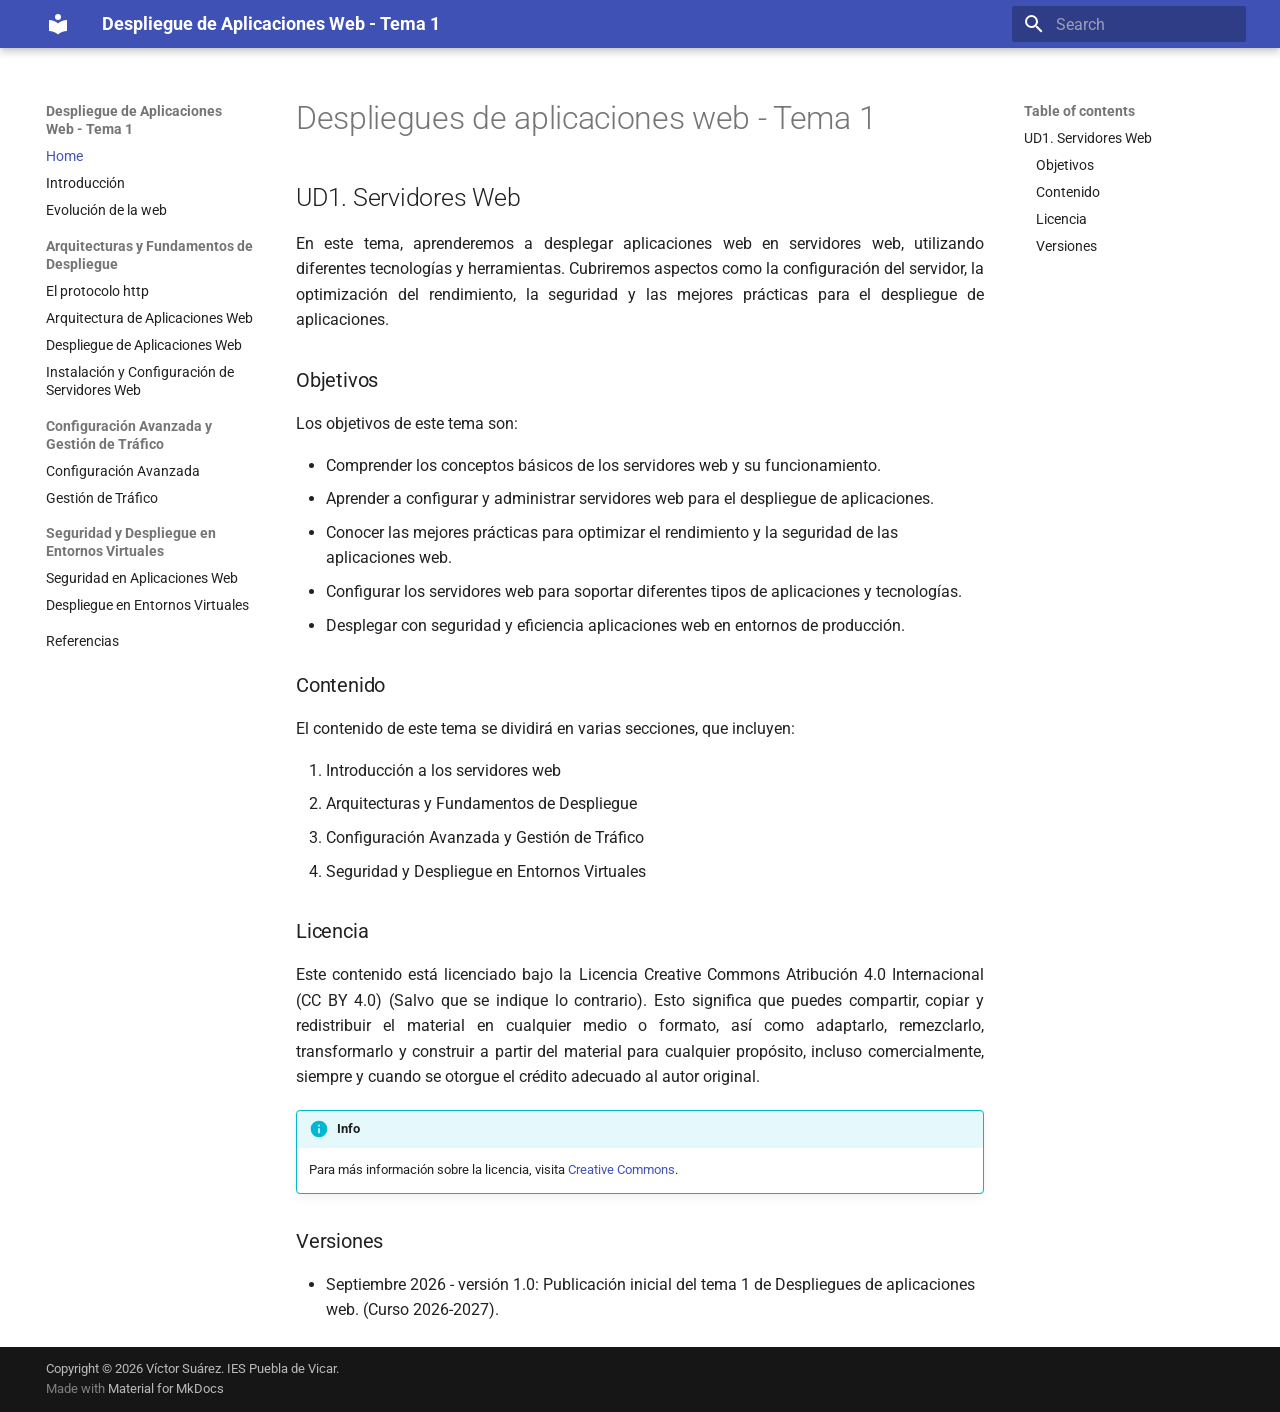
<file: index.html>
<!doctype html>
<html lang="en" class="no-js">
  <head>
    
      <meta charset="utf-8">
      <meta name="viewport" content="width=device-width,initial-scale=1">
      
      
      
        <link rel="canonical" href="https://DaWebPuebla.github.io/tema1/">
      
      
      
        <link rel="next" href="introduccion/">
      
      
        
      
      
      <link rel="icon" href="assets/images/favicon.png">
      <meta name="generator" content="mkdocs-1.6.1, mkdocs-material-9.7.7">
    
    
      
        <title>Despliegue de Aplicaciones Web - Tema 1</title>
      
    
    
      <link rel="stylesheet" href="assets/stylesheets/main.ec1eaa64.min.css">
      
      


    
    
      
    
    
      
        
        
        <link rel="preconnect" href="https://fonts.gstatic.com" crossorigin>
        <link rel="stylesheet" href="https://fonts.googleapis.com/css?family=Roboto:300,300i,400,400i,700,700i%7CRoboto+Mono:400,400i,700,700i&display=fallback">
        <style>:root{--md-text-font:"Roboto";--md-code-font:"Roboto Mono"}</style>
      
    
    
      <link rel="stylesheet" href="css/styles.css">
    
    <script>__md_scope=new URL(".",location),__md_hash=e=>[...e].reduce(((e,_)=>(e<<5)-e+_.charCodeAt(0)),0),__md_get=(e,_=localStorage,t=__md_scope)=>JSON.parse(_.getItem(t.pathname+"."+e)),__md_set=(e,_,t=localStorage,a=__md_scope)=>{try{t.setItem(a.pathname+"."+e,JSON.stringify(_))}catch(e){}}</script>
    
      

    
    
  </head>
  
  
    <body dir="ltr">
  
    
    <input class="md-toggle" data-md-toggle="drawer" type="checkbox" id="__drawer" autocomplete="off">
    <input class="md-toggle" data-md-toggle="search" type="checkbox" id="__search" autocomplete="off">
    <label class="md-overlay" for="__drawer"></label>
    <div data-md-component="skip">
      
        
        <a href="#despliegues-de-aplicaciones-web-tema-1" class="md-skip">
          Skip to content
        </a>
      
    </div>
    <div data-md-component="announce">
      
    </div>
    
    
      

  

<header class="md-header md-header--shadow" data-md-component="header">
  <nav class="md-header__inner md-grid" aria-label="Header">
    <a href="." title="Despliegue de Aplicaciones Web - Tema 1" class="md-header__button md-logo" aria-label="Despliegue de Aplicaciones Web - Tema 1" data-md-component="logo">
      
  
  <svg xmlns="http://www.w3.org/2000/svg" viewBox="0 0 24 24"><path d="M12 8a3 3 0 0 0 3-3 3 3 0 0 0-3-3 3 3 0 0 0-3 3 3 3 0 0 0 3 3m0 3.54C9.64 9.35 6.5 8 3 8v11c3.5 0 6.64 1.35 9 3.54 2.36-2.19 5.5-3.54 9-3.54V8c-3.5 0-6.64 1.35-9 3.54"/></svg>

    </a>
    <label class="md-header__button md-icon" for="__drawer">
      
      <svg xmlns="http://www.w3.org/2000/svg" viewBox="0 0 24 24"><path d="M3 6h18v2H3zm0 5h18v2H3zm0 5h18v2H3z"/></svg>
    </label>
    <div class="md-header__title" data-md-component="header-title">
      <div class="md-header__ellipsis">
        <div class="md-header__topic">
          <span class="md-ellipsis">
            Despliegue de Aplicaciones Web - Tema 1
          </span>
        </div>
        <div class="md-header__topic" data-md-component="header-topic">
          <span class="md-ellipsis">
            
              Home
            
          </span>
        </div>
      </div>
    </div>
    
    
      <script>var palette=__md_get("__palette");if(palette&&palette.color){if("(prefers-color-scheme)"===palette.color.media){var media=matchMedia("(prefers-color-scheme: light)"),input=document.querySelector(media.matches?"[data-md-color-media='(prefers-color-scheme: light)']":"[data-md-color-media='(prefers-color-scheme: dark)']");palette.color.media=input.getAttribute("data-md-color-media"),palette.color.scheme=input.getAttribute("data-md-color-scheme"),palette.color.primary=input.getAttribute("data-md-color-primary"),palette.color.accent=input.getAttribute("data-md-color-accent")}for(var[key,value]of Object.entries(palette.color))document.body.setAttribute("data-md-color-"+key,value)}</script>
    
    
    
      
      
        <label class="md-header__button md-icon" for="__search">
          
          <svg xmlns="http://www.w3.org/2000/svg" viewBox="0 0 24 24"><path d="M9.5 3A6.5 6.5 0 0 1 16 9.5c0 1.61-.59 3.09-1.56 4.23l.27.27h.79l5 5-1.5 1.5-5-5v-.79l-.27-.27A6.52 6.52 0 0 1 9.5 16 6.5 6.5 0 0 1 3 9.5 6.5 6.5 0 0 1 9.5 3m0 2C7 5 5 7 5 9.5S7 14 9.5 14 14 12 14 9.5 12 5 9.5 5"/></svg>
        </label>
        <div class="md-search" data-md-component="search" role="dialog">
  <label class="md-search__overlay" for="__search"></label>
  <div class="md-search__inner" role="search">
    <form class="md-search__form" name="search">
      <input type="text" class="md-search__input" name="query" aria-label="Search" placeholder="Search" autocapitalize="off" autocorrect="off" autocomplete="off" spellcheck="false" data-md-component="search-query" required>
      <label class="md-search__icon md-icon" for="__search">
        
        <svg xmlns="http://www.w3.org/2000/svg" viewBox="0 0 24 24"><path d="M9.5 3A6.5 6.5 0 0 1 16 9.5c0 1.61-.59 3.09-1.56 4.23l.27.27h.79l5 5-1.5 1.5-5-5v-.79l-.27-.27A6.52 6.52 0 0 1 9.5 16 6.5 6.5 0 0 1 3 9.5 6.5 6.5 0 0 1 9.5 3m0 2C7 5 5 7 5 9.5S7 14 9.5 14 14 12 14 9.5 12 5 9.5 5"/></svg>
        
        <svg xmlns="http://www.w3.org/2000/svg" viewBox="0 0 24 24"><path d="M20 11v2H8l5.5 5.5-1.42 1.42L4.16 12l7.92-7.92L13.5 5.5 8 11z"/></svg>
      </label>
      <nav class="md-search__options" aria-label="Search">
        
        <button type="reset" class="md-search__icon md-icon" title="Clear" aria-label="Clear" tabindex="-1">
          
          <svg xmlns="http://www.w3.org/2000/svg" viewBox="0 0 24 24"><path d="M19 6.41 17.59 5 12 10.59 6.41 5 5 6.41 10.59 12 5 17.59 6.41 19 12 13.41 17.59 19 19 17.59 13.41 12z"/></svg>
        </button>
      </nav>
      
    </form>
    <div class="md-search__output">
      <div class="md-search__scrollwrap" tabindex="0" data-md-scrollfix>
        <div class="md-search-result" data-md-component="search-result">
          <div class="md-search-result__meta">
            Initializing search
          </div>
          <ol class="md-search-result__list" role="presentation"></ol>
        </div>
      </div>
    </div>
  </div>
</div>
      
    
    
  </nav>
  
</header>
    
    <div class="md-container" data-md-component="container">
      
      
        
          
        
      
      <main class="md-main" data-md-component="main">
        <div class="md-main__inner md-grid">
          
            
              
              <div class="md-sidebar md-sidebar--primary" data-md-component="sidebar" data-md-type="navigation" >
                <div class="md-sidebar__scrollwrap">
                  <div class="md-sidebar__inner">
                    



<nav class="md-nav md-nav--primary" aria-label="Navigation" data-md-level="0">
  <label class="md-nav__title" for="__drawer">
    <a href="." title="Despliegue de Aplicaciones Web - Tema 1" class="md-nav__button md-logo" aria-label="Despliegue de Aplicaciones Web - Tema 1" data-md-component="logo">
      
  
  <svg xmlns="http://www.w3.org/2000/svg" viewBox="0 0 24 24"><path d="M12 8a3 3 0 0 0 3-3 3 3 0 0 0-3-3 3 3 0 0 0-3 3 3 3 0 0 0 3 3m0 3.54C9.64 9.35 6.5 8 3 8v11c3.5 0 6.64 1.35 9 3.54 2.36-2.19 5.5-3.54 9-3.54V8c-3.5 0-6.64 1.35-9 3.54"/></svg>

    </a>
    Despliegue de Aplicaciones Web - Tema 1
  </label>
  
  <ul class="md-nav__list" data-md-scrollfix>
    
      
      
  
  
    
  
  
  
    <li class="md-nav__item md-nav__item--active">
      
      <input class="md-nav__toggle md-toggle" type="checkbox" id="__toc">
      
      
        
      
      
        <label class="md-nav__link md-nav__link--active" for="__toc">
          
  
  
  <span class="md-ellipsis">
    
  
    Home
  

    
  </span>
  
  

          <span class="md-nav__icon md-icon"></span>
        </label>
      
      <a href="." class="md-nav__link md-nav__link--active">
        
  
  
  <span class="md-ellipsis">
    
  
    Home
  

    
  </span>
  
  

      </a>
      
        

<nav class="md-nav md-nav--secondary" aria-label="Table of contents">
  
  
  
    
  
  
    <label class="md-nav__title" for="__toc">
      <span class="md-nav__icon md-icon"></span>
      Table of contents
    </label>
    <ul class="md-nav__list" data-md-component="toc" data-md-scrollfix>
      
        <li class="md-nav__item">
  <a href="#ud1-servidores-web" class="md-nav__link">
    <span class="md-ellipsis">
      
        UD1. Servidores Web
      
    </span>
  </a>
  
    <nav class="md-nav" aria-label="UD1. Servidores Web">
      <ul class="md-nav__list">
        
          <li class="md-nav__item">
  <a href="#objetivos" class="md-nav__link">
    <span class="md-ellipsis">
      
        Objetivos
      
    </span>
  </a>
  
</li>
        
          <li class="md-nav__item">
  <a href="#contenido" class="md-nav__link">
    <span class="md-ellipsis">
      
        Contenido
      
    </span>
  </a>
  
</li>
        
          <li class="md-nav__item">
  <a href="#licencia" class="md-nav__link">
    <span class="md-ellipsis">
      
        Licencia
      
    </span>
  </a>
  
</li>
        
          <li class="md-nav__item">
  <a href="#versiones" class="md-nav__link">
    <span class="md-ellipsis">
      
        Versiones
      
    </span>
  </a>
  
</li>
        
      </ul>
    </nav>
  
</li>
      
    </ul>
  
</nav>
      
    </li>
  

    
      
      
  
  
  
  
    <li class="md-nav__item">
      <a href="introduccion/" class="md-nav__link">
        
  
  
  <span class="md-ellipsis">
    
  
    Introducción
  

    
  </span>
  
  

      </a>
    </li>
  

    
      
      
  
  
  
  
    <li class="md-nav__item">
      <a href="evolucion_web/" class="md-nav__link">
        
  
  
  <span class="md-ellipsis">
    
  
    Evolución de la web
  

    
  </span>
  
  

      </a>
    </li>
  

    
      
      
  
  
  
  
    
    
    
    
      
        
        
      
    
    
    <li class="md-nav__item md-nav__item--section md-nav__item--nested">
      
        
        
        <input class="md-nav__toggle md-toggle " type="checkbox" id="__nav_4" >
        
          
          <label class="md-nav__link" for="__nav_4" id="__nav_4_label" tabindex="">
            
  
  
  <span class="md-ellipsis">
    
  
    Arquitecturas y Fundamentos de Despliegue
  

    
  </span>
  
  

            <span class="md-nav__icon md-icon"></span>
          </label>
        
        <nav class="md-nav" data-md-level="1" aria-labelledby="__nav_4_label" aria-expanded="false">
          <label class="md-nav__title" for="__nav_4">
            <span class="md-nav__icon md-icon"></span>
            
  
    Arquitecturas y Fundamentos de Despliegue
  

          </label>
          <ul class="md-nav__list" data-md-scrollfix>
            
              
                
  
  
  
  
    <li class="md-nav__item">
      <a href="protocolo_http/" class="md-nav__link">
        
  
  
  <span class="md-ellipsis">
    
  
    El protocolo http
  

    
  </span>
  
  

      </a>
    </li>
  

              
            
              
                
  
  
  
  
    <li class="md-nav__item">
      <a href="arquitectura_aplicaciones_web/" class="md-nav__link">
        
  
  
  <span class="md-ellipsis">
    
  
    Arquitectura de Aplicaciones Web
  

    
  </span>
  
  

      </a>
    </li>
  

              
            
              
                
  
  
  
  
    <li class="md-nav__item">
      <a href="despliegue_aplicaciones_web/" class="md-nav__link">
        
  
  
  <span class="md-ellipsis">
    
  
    Despliegue de Aplicaciones Web
  

    
  </span>
  
  

      </a>
    </li>
  

              
            
              
                
  
  
  
  
    <li class="md-nav__item">
      <a href="configuracion_servidores_web/" class="md-nav__link">
        
  
  
  <span class="md-ellipsis">
    
  
    Instalación y Configuración de Servidores Web
  

    
  </span>
  
  

      </a>
    </li>
  

              
            
          </ul>
        </nav>
      
    </li>
  

    
      
      
  
  
  
  
    
    
    
    
      
        
        
      
    
    
    <li class="md-nav__item md-nav__item--section md-nav__item--nested">
      
        
        
        <input class="md-nav__toggle md-toggle " type="checkbox" id="__nav_5" >
        
          
          <label class="md-nav__link" for="__nav_5" id="__nav_5_label" tabindex="">
            
  
  
  <span class="md-ellipsis">
    
  
    Configuración Avanzada y Gestión de Tráfico
  

    
  </span>
  
  

            <span class="md-nav__icon md-icon"></span>
          </label>
        
        <nav class="md-nav" data-md-level="1" aria-labelledby="__nav_5_label" aria-expanded="false">
          <label class="md-nav__title" for="__nav_5">
            <span class="md-nav__icon md-icon"></span>
            
  
    Configuración Avanzada y Gestión de Tráfico
  

          </label>
          <ul class="md-nav__list" data-md-scrollfix>
            
              
                
  
  
  
  
    <li class="md-nav__item">
      <a href="configuracion_avanzada/" class="md-nav__link">
        
  
  
  <span class="md-ellipsis">
    
  
    Configuración Avanzada
  

    
  </span>
  
  

      </a>
    </li>
  

              
            
              
                
  
  
  
  
    <li class="md-nav__item">
      <a href="gestion_trafico/" class="md-nav__link">
        
  
  
  <span class="md-ellipsis">
    
  
    Gestión de Tráfico
  

    
  </span>
  
  

      </a>
    </li>
  

              
            
          </ul>
        </nav>
      
    </li>
  

    
      
      
  
  
  
  
    
    
    
    
      
        
        
      
    
    
    <li class="md-nav__item md-nav__item--section md-nav__item--nested">
      
        
        
        <input class="md-nav__toggle md-toggle " type="checkbox" id="__nav_6" >
        
          
          <label class="md-nav__link" for="__nav_6" id="__nav_6_label" tabindex="">
            
  
  
  <span class="md-ellipsis">
    
  
    Seguridad y Despliegue en Entornos Virtuales
  

    
  </span>
  
  

            <span class="md-nav__icon md-icon"></span>
          </label>
        
        <nav class="md-nav" data-md-level="1" aria-labelledby="__nav_6_label" aria-expanded="false">
          <label class="md-nav__title" for="__nav_6">
            <span class="md-nav__icon md-icon"></span>
            
  
    Seguridad y Despliegue en Entornos Virtuales
  

          </label>
          <ul class="md-nav__list" data-md-scrollfix>
            
              
                
  
  
  
  
    <li class="md-nav__item">
      <a href="seguridad_aplicaciones_web/" class="md-nav__link">
        
  
  
  <span class="md-ellipsis">
    
  
    Seguridad en Aplicaciones Web
  

    
  </span>
  
  

      </a>
    </li>
  

              
            
              
                
  
  
  
  
    <li class="md-nav__item">
      <a href="despliegue_entornos_virtuales/" class="md-nav__link">
        
  
  
  <span class="md-ellipsis">
    
  
    Despliegue en Entornos Virtuales
  

    
  </span>
  
  

      </a>
    </li>
  

              
            
          </ul>
        </nav>
      
    </li>
  

    
      
      
  
  
  
  
    <li class="md-nav__item">
      <a href="referencias/" class="md-nav__link">
        
  
  
  <span class="md-ellipsis">
    
  
    Referencias
  

    
  </span>
  
  

      </a>
    </li>
  

    
  </ul>
</nav>
                  </div>
                </div>
              </div>
            
            
              
              <div class="md-sidebar md-sidebar--secondary" data-md-component="sidebar" data-md-type="toc" >
                <div class="md-sidebar__scrollwrap">
                  <div class="md-sidebar__inner">
                    

<nav class="md-nav md-nav--secondary" aria-label="Table of contents">
  
  
  
    
  
  
    <label class="md-nav__title" for="__toc">
      <span class="md-nav__icon md-icon"></span>
      Table of contents
    </label>
    <ul class="md-nav__list" data-md-component="toc" data-md-scrollfix>
      
        <li class="md-nav__item">
  <a href="#ud1-servidores-web" class="md-nav__link">
    <span class="md-ellipsis">
      
        UD1. Servidores Web
      
    </span>
  </a>
  
    <nav class="md-nav" aria-label="UD1. Servidores Web">
      <ul class="md-nav__list">
        
          <li class="md-nav__item">
  <a href="#objetivos" class="md-nav__link">
    <span class="md-ellipsis">
      
        Objetivos
      
    </span>
  </a>
  
</li>
        
          <li class="md-nav__item">
  <a href="#contenido" class="md-nav__link">
    <span class="md-ellipsis">
      
        Contenido
      
    </span>
  </a>
  
</li>
        
          <li class="md-nav__item">
  <a href="#licencia" class="md-nav__link">
    <span class="md-ellipsis">
      
        Licencia
      
    </span>
  </a>
  
</li>
        
          <li class="md-nav__item">
  <a href="#versiones" class="md-nav__link">
    <span class="md-ellipsis">
      
        Versiones
      
    </span>
  </a>
  
</li>
        
      </ul>
    </nav>
  
</li>
      
    </ul>
  
</nav>
                  </div>
                </div>
              </div>
            
          
          
            <div class="md-content" data-md-component="content">
              
              <article class="md-content__inner md-typeset">
                
                  



<h1 id="despliegues-de-aplicaciones-web-tema-1">Despliegues de aplicaciones web - Tema 1</h1>
<h2 id="ud1-servidores-web">UD1. Servidores Web</h2>
<p>En este tema, aprenderemos a desplegar aplicaciones web en servidores web, utilizando diferentes tecnologías y herramientas. Cubriremos aspectos como la configuración del servidor, la optimización del rendimiento, la seguridad y las mejores prácticas para el despliegue de aplicaciones.</p>
<h3 id="objetivos">Objetivos</h3>
<p>Los objetivos de este tema son:</p>
<ul>
<li>Comprender los conceptos básicos de los servidores web y su funcionamiento.</li>
<li>Aprender a configurar y administrar servidores web para el despliegue de aplicaciones.</li>
<li>Conocer las mejores prácticas para optimizar el rendimiento y la seguridad de las aplicaciones web.</li>
<li>Configurar los servidores web para soportar diferentes tipos de aplicaciones y tecnologías.</li>
<li>Desplegar con seguridad y eficiencia aplicaciones web en entornos de producción.</li>
</ul>
<h3 id="contenido">Contenido</h3>
<p>El contenido de este tema se dividirá en varias secciones, que incluyen:</p>
<ol>
<li>Introducción a los servidores web</li>
<li>Arquitecturas y Fundamentos de Despliegue</li>
<li>Configuración Avanzada y Gestión de Tráfico</li>
<li>Seguridad y Despliegue en Entornos Virtuales</li>
</ol>
<h3 id="licencia">Licencia</h3>
<p>Este contenido está licenciado bajo la Licencia Creative Commons Atribución 4.0 Internacional (CC BY 4.0) (Salvo que se indique lo contrario). Esto significa que puedes compartir, copiar y redistribuir el material en cualquier medio o formato, así como adaptarlo, remezclarlo, transformarlo y construir a partir del material para cualquier propósito, incluso comercialmente, siempre y cuando se otorgue el crédito adecuado al autor original.</p>
<div class="admonition info">
<p class="admonition-title">Info</p>
<p>Para más información sobre la licencia, visita <a href="https://creativecommons.org/licenses/by/4.0/">Creative Commons</a>.</p>
</div>
<h3 id="versiones">Versiones</h3>
<ul>
<li>Septiembre 2026 - versión 1.0: Publicación inicial del tema 1 de Despliegues de aplicaciones web. (Curso 2026-2027).</li>
</ul>












                
              </article>
            </div>
          
          
<script>var target=document.getElementById(location.hash.slice(1));target&&target.name&&(target.checked=target.name.startsWith("__tabbed_"))</script>
        </div>
        
          <button type="button" class="md-top md-icon" data-md-component="top" hidden>
  
  <svg xmlns="http://www.w3.org/2000/svg" viewBox="0 0 24 24"><path d="M13 20h-2V8l-5.5 5.5-1.42-1.42L12 4.16l7.92 7.92-1.42 1.42L13 8z"/></svg>
  Back to top
</button>
        
      </main>
      
        <footer class="md-footer">
  
  <div class="md-footer-meta md-typeset">
    <div class="md-footer-meta__inner md-grid">
      <div class="md-copyright">
  
    <div class="md-copyright__highlight">
      Copyright &copy; 2026 Víctor Suárez. IES Puebla de Vicar.
    </div>
  
  
    Made with
    <a href="https://squidfunk.github.io/mkdocs-material/" target="_blank" rel="noopener">
      Material for MkDocs
    </a>
  
</div>
      
    </div>
  </div>
</footer>
      
    </div>
    <div class="md-dialog" data-md-component="dialog">
      <div class="md-dialog__inner md-typeset"></div>
    </div>
    
    
    
      
      
      <script id="__config" type="application/json">{"annotate": null, "base": ".", "features": ["navigation.top", "navigation.sections"], "search": "assets/javascripts/workers/search.2c215733.min.js", "tags": null, "translations": {"clipboard.copied": "Copied to clipboard", "clipboard.copy": "Copy to clipboard", "search.result.more.one": "1 more on this page", "search.result.more.other": "# more on this page", "search.result.none": "No matching documents", "search.result.one": "1 matching document", "search.result.other": "# matching documents", "search.result.placeholder": "Type to start searching", "search.result.term.missing": "Missing", "select.version": "Select version"}, "version": null}</script>
    
    
      <script src="assets/javascripts/bundle.d7400e89.min.js"></script>
      
    
  </body>
</html>
</file>
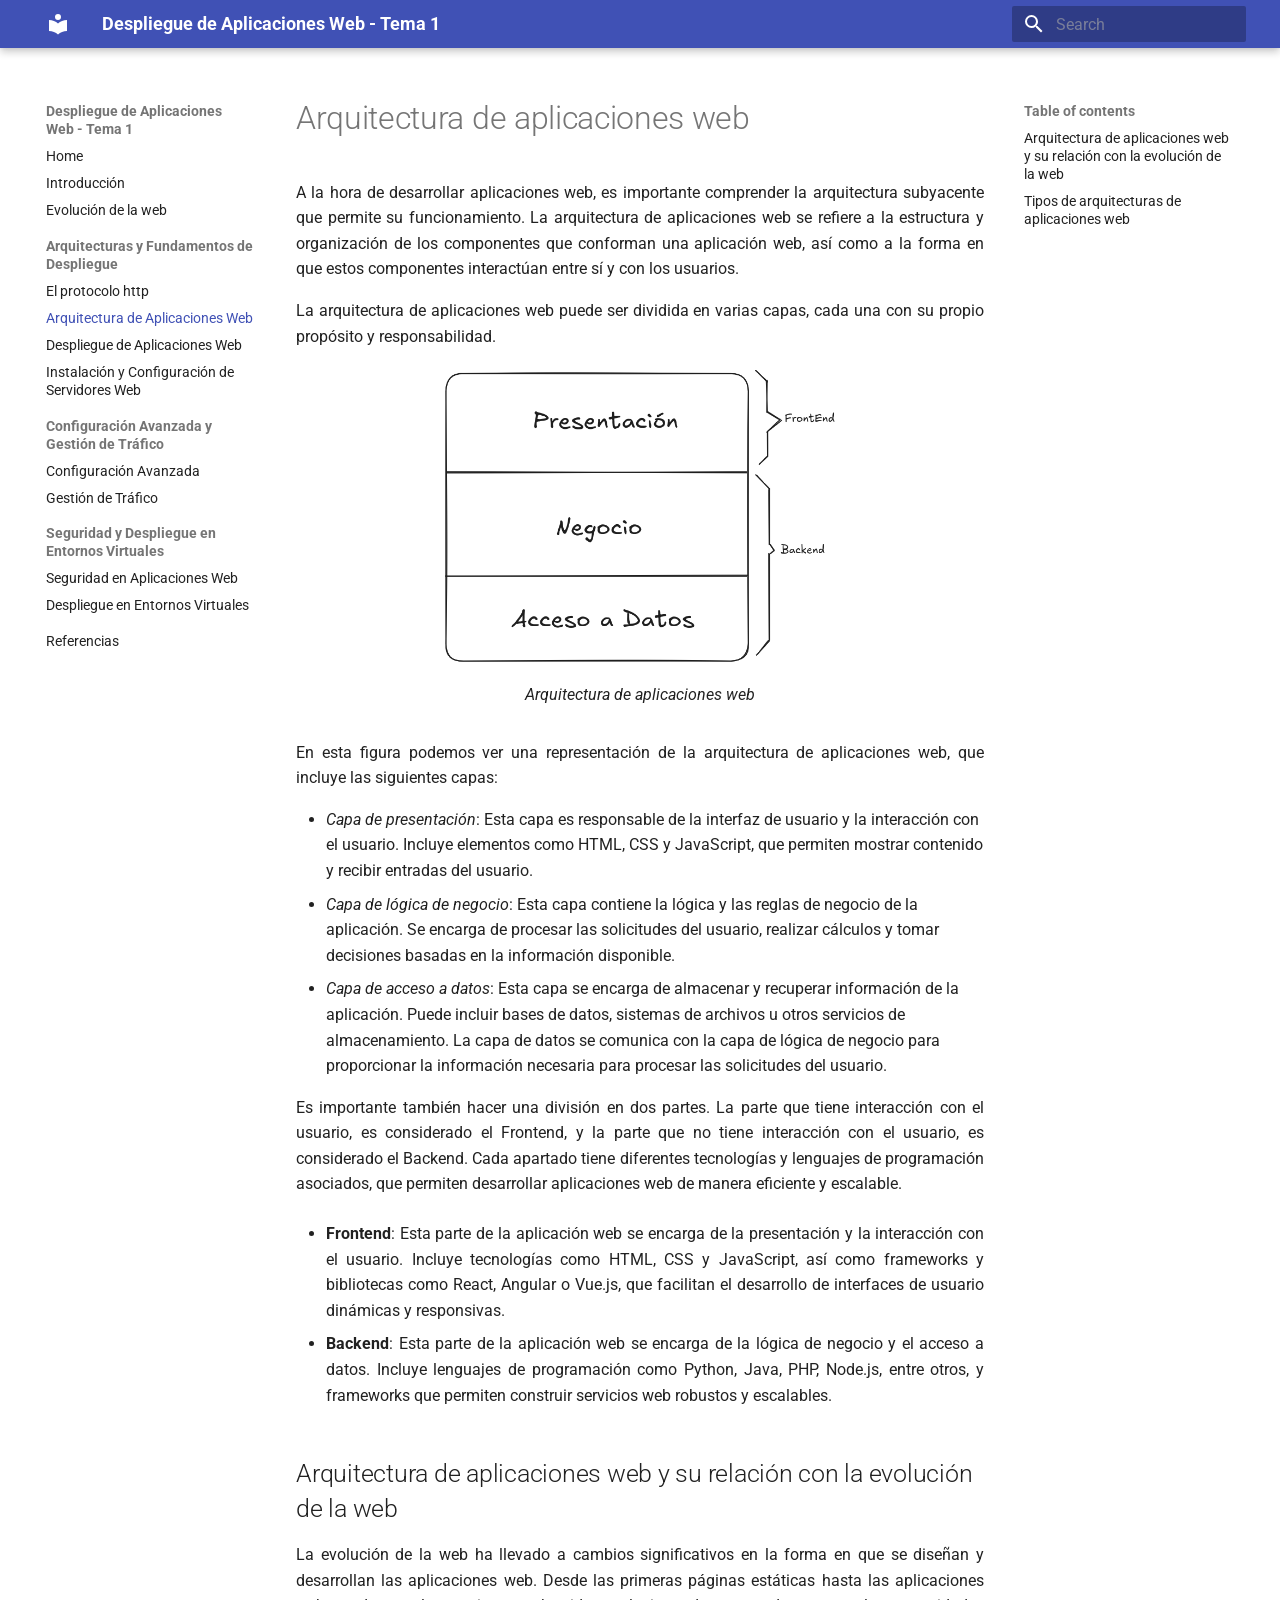
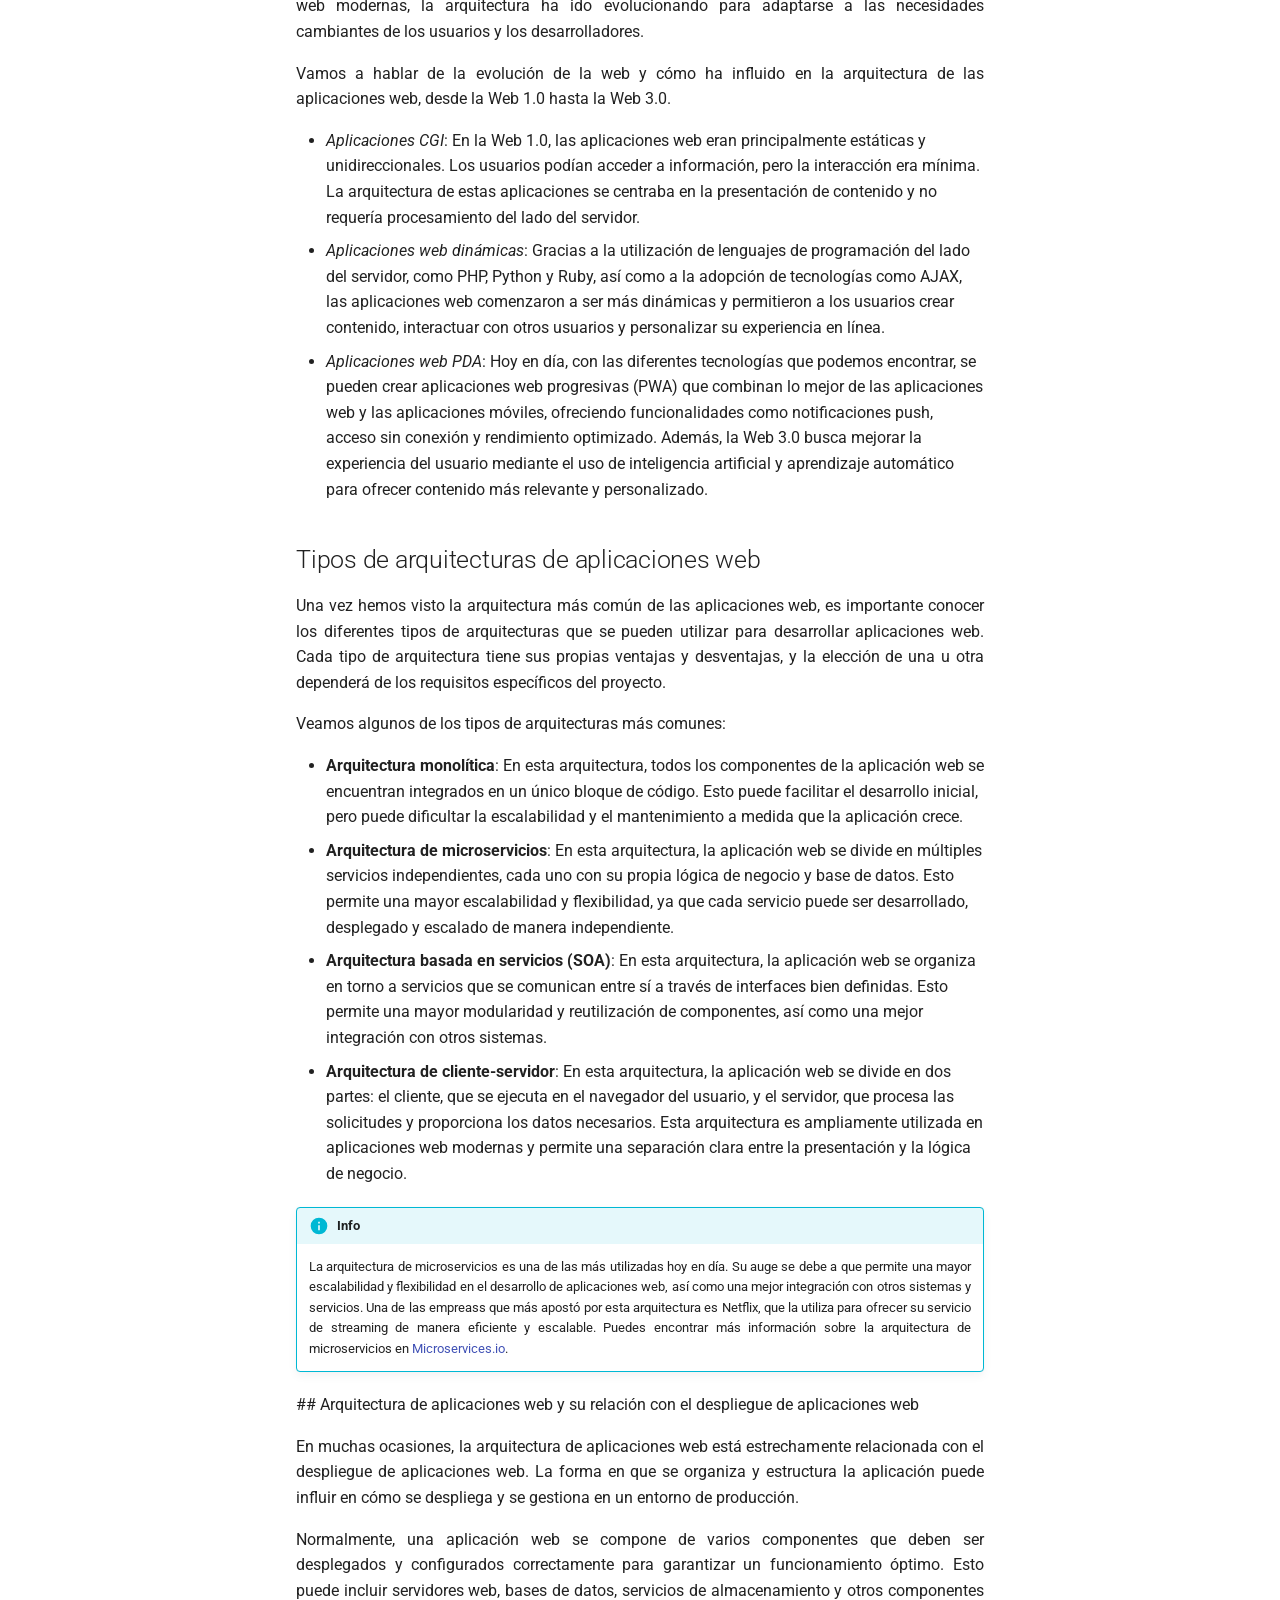
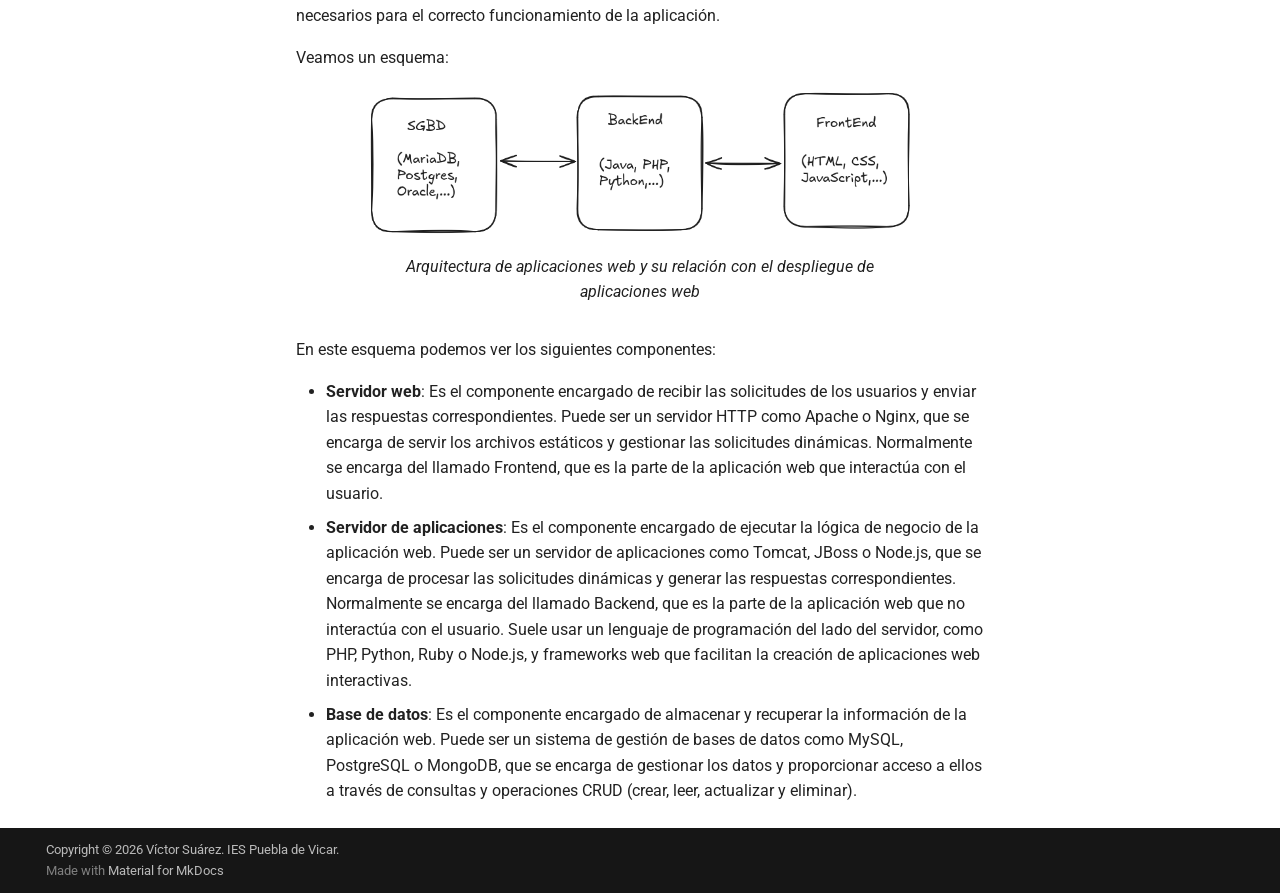
<file: arquitectura_aplicaciones_web/index.html>
<!doctype html>
<html lang="en" class="no-js">
  <head>
    
      <meta charset="utf-8">
      <meta name="viewport" content="width=device-width,initial-scale=1">
      
      
      
        <link rel="canonical" href="https://DaWebPuebla.github.io/tema1/arquitectura_aplicaciones_web/">
      
      
        <link rel="prev" href="../protocolo_http/">
      
      
        <link rel="next" href="../despliegue_aplicaciones_web/">
      
      
        
      
      
      <link rel="icon" href="../assets/images/favicon.png">
      <meta name="generator" content="mkdocs-1.6.1, mkdocs-material-9.7.7">
    
    
      
        <title>Arquitectura de Aplicaciones Web - Despliegue de Aplicaciones Web - Tema 1</title>
      
    
    
      <link rel="stylesheet" href="../assets/stylesheets/main.ec1eaa64.min.css">
      
      


    
    
      
    
    
      
        
        
        <link rel="preconnect" href="https://fonts.gstatic.com" crossorigin>
        <link rel="stylesheet" href="https://fonts.googleapis.com/css?family=Roboto:300,300i,400,400i,700,700i%7CRoboto+Mono:400,400i,700,700i&display=fallback">
        <style>:root{--md-text-font:"Roboto";--md-code-font:"Roboto Mono"}</style>
      
    
    
      <link rel="stylesheet" href="../css/styles.css">
    
    <script>__md_scope=new URL("..",location),__md_hash=e=>[...e].reduce(((e,_)=>(e<<5)-e+_.charCodeAt(0)),0),__md_get=(e,_=localStorage,t=__md_scope)=>JSON.parse(_.getItem(t.pathname+"."+e)),__md_set=(e,_,t=localStorage,a=__md_scope)=>{try{t.setItem(a.pathname+"."+e,JSON.stringify(_))}catch(e){}}</script>
    
      

    
    
  </head>
  
  
    <body dir="ltr">
  
    
    <input class="md-toggle" data-md-toggle="drawer" type="checkbox" id="__drawer" autocomplete="off">
    <input class="md-toggle" data-md-toggle="search" type="checkbox" id="__search" autocomplete="off">
    <label class="md-overlay" for="__drawer"></label>
    <div data-md-component="skip">
      
        
        <a href="#arquitectura-de-aplicaciones-web" class="md-skip">
          Skip to content
        </a>
      
    </div>
    <div data-md-component="announce">
      
    </div>
    
    
      

  

<header class="md-header md-header--shadow" data-md-component="header">
  <nav class="md-header__inner md-grid" aria-label="Header">
    <a href=".." title="Despliegue de Aplicaciones Web - Tema 1" class="md-header__button md-logo" aria-label="Despliegue de Aplicaciones Web - Tema 1" data-md-component="logo">
      
  
  <svg xmlns="http://www.w3.org/2000/svg" viewBox="0 0 24 24"><path d="M12 8a3 3 0 0 0 3-3 3 3 0 0 0-3-3 3 3 0 0 0-3 3 3 3 0 0 0 3 3m0 3.54C9.64 9.35 6.5 8 3 8v11c3.5 0 6.64 1.35 9 3.54 2.36-2.19 5.5-3.54 9-3.54V8c-3.5 0-6.64 1.35-9 3.54"/></svg>

    </a>
    <label class="md-header__button md-icon" for="__drawer">
      
      <svg xmlns="http://www.w3.org/2000/svg" viewBox="0 0 24 24"><path d="M3 6h18v2H3zm0 5h18v2H3zm0 5h18v2H3z"/></svg>
    </label>
    <div class="md-header__title" data-md-component="header-title">
      <div class="md-header__ellipsis">
        <div class="md-header__topic">
          <span class="md-ellipsis">
            Despliegue de Aplicaciones Web - Tema 1
          </span>
        </div>
        <div class="md-header__topic" data-md-component="header-topic">
          <span class="md-ellipsis">
            
              Arquitectura de Aplicaciones Web
            
          </span>
        </div>
      </div>
    </div>
    
    
      <script>var palette=__md_get("__palette");if(palette&&palette.color){if("(prefers-color-scheme)"===palette.color.media){var media=matchMedia("(prefers-color-scheme: light)"),input=document.querySelector(media.matches?"[data-md-color-media='(prefers-color-scheme: light)']":"[data-md-color-media='(prefers-color-scheme: dark)']");palette.color.media=input.getAttribute("data-md-color-media"),palette.color.scheme=input.getAttribute("data-md-color-scheme"),palette.color.primary=input.getAttribute("data-md-color-primary"),palette.color.accent=input.getAttribute("data-md-color-accent")}for(var[key,value]of Object.entries(palette.color))document.body.setAttribute("data-md-color-"+key,value)}</script>
    
    
    
      
      
        <label class="md-header__button md-icon" for="__search">
          
          <svg xmlns="http://www.w3.org/2000/svg" viewBox="0 0 24 24"><path d="M9.5 3A6.5 6.5 0 0 1 16 9.5c0 1.61-.59 3.09-1.56 4.23l.27.27h.79l5 5-1.5 1.5-5-5v-.79l-.27-.27A6.52 6.52 0 0 1 9.5 16 6.5 6.5 0 0 1 3 9.5 6.5 6.5 0 0 1 9.5 3m0 2C7 5 5 7 5 9.5S7 14 9.5 14 14 12 14 9.5 12 5 9.5 5"/></svg>
        </label>
        <div class="md-search" data-md-component="search" role="dialog">
  <label class="md-search__overlay" for="__search"></label>
  <div class="md-search__inner" role="search">
    <form class="md-search__form" name="search">
      <input type="text" class="md-search__input" name="query" aria-label="Search" placeholder="Search" autocapitalize="off" autocorrect="off" autocomplete="off" spellcheck="false" data-md-component="search-query" required>
      <label class="md-search__icon md-icon" for="__search">
        
        <svg xmlns="http://www.w3.org/2000/svg" viewBox="0 0 24 24"><path d="M9.5 3A6.5 6.5 0 0 1 16 9.5c0 1.61-.59 3.09-1.56 4.23l.27.27h.79l5 5-1.5 1.5-5-5v-.79l-.27-.27A6.52 6.52 0 0 1 9.5 16 6.5 6.5 0 0 1 3 9.5 6.5 6.5 0 0 1 9.5 3m0 2C7 5 5 7 5 9.5S7 14 9.5 14 14 12 14 9.5 12 5 9.5 5"/></svg>
        
        <svg xmlns="http://www.w3.org/2000/svg" viewBox="0 0 24 24"><path d="M20 11v2H8l5.5 5.5-1.42 1.42L4.16 12l7.92-7.92L13.5 5.5 8 11z"/></svg>
      </label>
      <nav class="md-search__options" aria-label="Search">
        
        <button type="reset" class="md-search__icon md-icon" title="Clear" aria-label="Clear" tabindex="-1">
          
          <svg xmlns="http://www.w3.org/2000/svg" viewBox="0 0 24 24"><path d="M19 6.41 17.59 5 12 10.59 6.41 5 5 6.41 10.59 12 5 17.59 6.41 19 12 13.41 17.59 19 19 17.59 13.41 12z"/></svg>
        </button>
      </nav>
      
    </form>
    <div class="md-search__output">
      <div class="md-search__scrollwrap" tabindex="0" data-md-scrollfix>
        <div class="md-search-result" data-md-component="search-result">
          <div class="md-search-result__meta">
            Initializing search
          </div>
          <ol class="md-search-result__list" role="presentation"></ol>
        </div>
      </div>
    </div>
  </div>
</div>
      
    
    
  </nav>
  
</header>
    
    <div class="md-container" data-md-component="container">
      
      
        
          
        
      
      <main class="md-main" data-md-component="main">
        <div class="md-main__inner md-grid">
          
            
              
              <div class="md-sidebar md-sidebar--primary" data-md-component="sidebar" data-md-type="navigation" >
                <div class="md-sidebar__scrollwrap">
                  <div class="md-sidebar__inner">
                    



<nav class="md-nav md-nav--primary" aria-label="Navigation" data-md-level="0">
  <label class="md-nav__title" for="__drawer">
    <a href=".." title="Despliegue de Aplicaciones Web - Tema 1" class="md-nav__button md-logo" aria-label="Despliegue de Aplicaciones Web - Tema 1" data-md-component="logo">
      
  
  <svg xmlns="http://www.w3.org/2000/svg" viewBox="0 0 24 24"><path d="M12 8a3 3 0 0 0 3-3 3 3 0 0 0-3-3 3 3 0 0 0-3 3 3 3 0 0 0 3 3m0 3.54C9.64 9.35 6.5 8 3 8v11c3.5 0 6.64 1.35 9 3.54 2.36-2.19 5.5-3.54 9-3.54V8c-3.5 0-6.64 1.35-9 3.54"/></svg>

    </a>
    Despliegue de Aplicaciones Web - Tema 1
  </label>
  
  <ul class="md-nav__list" data-md-scrollfix>
    
      
      
  
  
  
  
    <li class="md-nav__item">
      <a href=".." class="md-nav__link">
        
  
  
  <span class="md-ellipsis">
    
  
    Home
  

    
  </span>
  
  

      </a>
    </li>
  

    
      
      
  
  
  
  
    <li class="md-nav__item">
      <a href="../introduccion/" class="md-nav__link">
        
  
  
  <span class="md-ellipsis">
    
  
    Introducción
  

    
  </span>
  
  

      </a>
    </li>
  

    
      
      
  
  
  
  
    <li class="md-nav__item">
      <a href="../evolucion_web/" class="md-nav__link">
        
  
  
  <span class="md-ellipsis">
    
  
    Evolución de la web
  

    
  </span>
  
  

      </a>
    </li>
  

    
      
      
  
  
    
  
  
  
    
    
    
    
      
        
        
      
    
    
    <li class="md-nav__item md-nav__item--active md-nav__item--section md-nav__item--nested">
      
        
        
        <input class="md-nav__toggle md-toggle " type="checkbox" id="__nav_4" checked>
        
          
          <label class="md-nav__link" for="__nav_4" id="__nav_4_label" tabindex="">
            
  
  
  <span class="md-ellipsis">
    
  
    Arquitecturas y Fundamentos de Despliegue
  

    
  </span>
  
  

            <span class="md-nav__icon md-icon"></span>
          </label>
        
        <nav class="md-nav" data-md-level="1" aria-labelledby="__nav_4_label" aria-expanded="true">
          <label class="md-nav__title" for="__nav_4">
            <span class="md-nav__icon md-icon"></span>
            
  
    Arquitecturas y Fundamentos de Despliegue
  

          </label>
          <ul class="md-nav__list" data-md-scrollfix>
            
              
                
  
  
  
  
    <li class="md-nav__item">
      <a href="../protocolo_http/" class="md-nav__link">
        
  
  
  <span class="md-ellipsis">
    
  
    El protocolo http
  

    
  </span>
  
  

      </a>
    </li>
  

              
            
              
                
  
  
    
  
  
  
    <li class="md-nav__item md-nav__item--active">
      
      <input class="md-nav__toggle md-toggle" type="checkbox" id="__toc">
      
      
        
      
      
        <label class="md-nav__link md-nav__link--active" for="__toc">
          
  
  
  <span class="md-ellipsis">
    
  
    Arquitectura de Aplicaciones Web
  

    
  </span>
  
  

          <span class="md-nav__icon md-icon"></span>
        </label>
      
      <a href="./" class="md-nav__link md-nav__link--active">
        
  
  
  <span class="md-ellipsis">
    
  
    Arquitectura de Aplicaciones Web
  

    
  </span>
  
  

      </a>
      
        

<nav class="md-nav md-nav--secondary" aria-label="Table of contents">
  
  
  
    
  
  
    <label class="md-nav__title" for="__toc">
      <span class="md-nav__icon md-icon"></span>
      Table of contents
    </label>
    <ul class="md-nav__list" data-md-component="toc" data-md-scrollfix>
      
        <li class="md-nav__item">
  <a href="#arquitectura-de-aplicaciones-web-y-su-relacion-con-la-evolucion-de-la-web" class="md-nav__link">
    <span class="md-ellipsis">
      
        Arquitectura de aplicaciones web y su relación con la evolución de la web
      
    </span>
  </a>
  
</li>
      
        <li class="md-nav__item">
  <a href="#tipos-de-arquitecturas-de-aplicaciones-web" class="md-nav__link">
    <span class="md-ellipsis">
      
        Tipos de arquitecturas de aplicaciones web
      
    </span>
  </a>
  
</li>
      
    </ul>
  
</nav>
      
    </li>
  

              
            
              
                
  
  
  
  
    <li class="md-nav__item">
      <a href="../despliegue_aplicaciones_web/" class="md-nav__link">
        
  
  
  <span class="md-ellipsis">
    
  
    Despliegue de Aplicaciones Web
  

    
  </span>
  
  

      </a>
    </li>
  

              
            
              
                
  
  
  
  
    <li class="md-nav__item">
      <a href="../configuracion_servidores_web/" class="md-nav__link">
        
  
  
  <span class="md-ellipsis">
    
  
    Instalación y Configuración de Servidores Web
  

    
  </span>
  
  

      </a>
    </li>
  

              
            
          </ul>
        </nav>
      
    </li>
  

    
      
      
  
  
  
  
    
    
    
    
      
        
        
      
    
    
    <li class="md-nav__item md-nav__item--section md-nav__item--nested">
      
        
        
        <input class="md-nav__toggle md-toggle " type="checkbox" id="__nav_5" >
        
          
          <label class="md-nav__link" for="__nav_5" id="__nav_5_label" tabindex="">
            
  
  
  <span class="md-ellipsis">
    
  
    Configuración Avanzada y Gestión de Tráfico
  

    
  </span>
  
  

            <span class="md-nav__icon md-icon"></span>
          </label>
        
        <nav class="md-nav" data-md-level="1" aria-labelledby="__nav_5_label" aria-expanded="false">
          <label class="md-nav__title" for="__nav_5">
            <span class="md-nav__icon md-icon"></span>
            
  
    Configuración Avanzada y Gestión de Tráfico
  

          </label>
          <ul class="md-nav__list" data-md-scrollfix>
            
              
                
  
  
  
  
    <li class="md-nav__item">
      <a href="../configuracion_avanzada/" class="md-nav__link">
        
  
  
  <span class="md-ellipsis">
    
  
    Configuración Avanzada
  

    
  </span>
  
  

      </a>
    </li>
  

              
            
              
                
  
  
  
  
    <li class="md-nav__item">
      <a href="../gestion_trafico/" class="md-nav__link">
        
  
  
  <span class="md-ellipsis">
    
  
    Gestión de Tráfico
  

    
  </span>
  
  

      </a>
    </li>
  

              
            
          </ul>
        </nav>
      
    </li>
  

    
      
      
  
  
  
  
    
    
    
    
      
        
        
      
    
    
    <li class="md-nav__item md-nav__item--section md-nav__item--nested">
      
        
        
        <input class="md-nav__toggle md-toggle " type="checkbox" id="__nav_6" >
        
          
          <label class="md-nav__link" for="__nav_6" id="__nav_6_label" tabindex="">
            
  
  
  <span class="md-ellipsis">
    
  
    Seguridad y Despliegue en Entornos Virtuales
  

    
  </span>
  
  

            <span class="md-nav__icon md-icon"></span>
          </label>
        
        <nav class="md-nav" data-md-level="1" aria-labelledby="__nav_6_label" aria-expanded="false">
          <label class="md-nav__title" for="__nav_6">
            <span class="md-nav__icon md-icon"></span>
            
  
    Seguridad y Despliegue en Entornos Virtuales
  

          </label>
          <ul class="md-nav__list" data-md-scrollfix>
            
              
                
  
  
  
  
    <li class="md-nav__item">
      <a href="../seguridad_aplicaciones_web/" class="md-nav__link">
        
  
  
  <span class="md-ellipsis">
    
  
    Seguridad en Aplicaciones Web
  

    
  </span>
  
  

      </a>
    </li>
  

              
            
              
                
  
  
  
  
    <li class="md-nav__item">
      <a href="../despliegue_entornos_virtuales/" class="md-nav__link">
        
  
  
  <span class="md-ellipsis">
    
  
    Despliegue en Entornos Virtuales
  

    
  </span>
  
  

      </a>
    </li>
  

              
            
          </ul>
        </nav>
      
    </li>
  

    
      
      
  
  
  
  
    <li class="md-nav__item">
      <a href="../referencias/" class="md-nav__link">
        
  
  
  <span class="md-ellipsis">
    
  
    Referencias
  

    
  </span>
  
  

      </a>
    </li>
  

    
  </ul>
</nav>
                  </div>
                </div>
              </div>
            
            
              
              <div class="md-sidebar md-sidebar--secondary" data-md-component="sidebar" data-md-type="toc" >
                <div class="md-sidebar__scrollwrap">
                  <div class="md-sidebar__inner">
                    

<nav class="md-nav md-nav--secondary" aria-label="Table of contents">
  
  
  
    
  
  
    <label class="md-nav__title" for="__toc">
      <span class="md-nav__icon md-icon"></span>
      Table of contents
    </label>
    <ul class="md-nav__list" data-md-component="toc" data-md-scrollfix>
      
        <li class="md-nav__item">
  <a href="#arquitectura-de-aplicaciones-web-y-su-relacion-con-la-evolucion-de-la-web" class="md-nav__link">
    <span class="md-ellipsis">
      
        Arquitectura de aplicaciones web y su relación con la evolución de la web
      
    </span>
  </a>
  
</li>
      
        <li class="md-nav__item">
  <a href="#tipos-de-arquitecturas-de-aplicaciones-web" class="md-nav__link">
    <span class="md-ellipsis">
      
        Tipos de arquitecturas de aplicaciones web
      
    </span>
  </a>
  
</li>
      
    </ul>
  
</nav>
                  </div>
                </div>
              </div>
            
          
          
            <div class="md-content" data-md-component="content">
              
              <article class="md-content__inner md-typeset">
                
                  



<h1 id="arquitectura-de-aplicaciones-web">Arquitectura de aplicaciones web</h1>
<p>A la hora de desarrollar aplicaciones web, es importante comprender la arquitectura subyacente que permite su funcionamiento. La arquitectura de aplicaciones web se refiere a la estructura y organización de los componentes que conforman una aplicación web, así como a la forma en que estos componentes interactúan entre sí y con los usuarios.</p>
<p>La arquitectura de aplicaciones web puede ser dividida en varias capas, cada una con su propio propósito y responsabilidad. </p>
<figure>
  <img src="../img/arqwebs.png" width="400">
  <figcaption>Arquitectura de aplicaciones web</figcaption>
</figure>

<p>En esta figura podemos ver una representación de la arquitectura de aplicaciones web, que incluye las siguientes capas:</p>
<ul>
<li><em>Capa de presentación</em>: Esta capa es responsable de la interfaz de usuario y la interacción con el usuario. Incluye elementos como HTML, CSS y JavaScript, que permiten mostrar contenido y recibir entradas del usuario.</li>
<li><em>Capa de lógica de negocio</em>: Esta capa contiene la lógica y las reglas de negocio de la aplicación. Se encarga de procesar las solicitudes del usuario, realizar cálculos y tomar decisiones basadas en la información disponible.</li>
<li><em>Capa de acceso a datos</em>: Esta capa se encarga de almacenar y recuperar información de la aplicación. Puede incluir bases de datos, sistemas de archivos u otros servicios de almacenamiento. La capa de datos se comunica con la capa de lógica de negocio para proporcionar la información necesaria para procesar las solicitudes del usuario.</li>
</ul>
<p>Es importante también hacer una división en dos partes. La parte que tiene interacción con el usuario, es considerado el Frontend, y la parte que no tiene interacción con el usuario, es considerado el Backend. Cada apartado tiene diferentes tecnologías y lenguajes de programación asociados, que permiten desarrollar aplicaciones web de manera eficiente y escalable.</p>
<ul>
<li>
<p><strong>Frontend</strong>: Esta parte de la aplicación web se encarga de la presentación y la interacción con el usuario. Incluye tecnologías como HTML, CSS y JavaScript, así como frameworks y bibliotecas como React, Angular o Vue.js, que facilitan el desarrollo de interfaces de usuario dinámicas y responsivas.</p>
</li>
<li>
<p><strong>Backend</strong>: Esta parte de la aplicación web se encarga de la lógica de negocio y el acceso a datos. Incluye lenguajes de programación como Python, Java, PHP, Node.js, entre otros, y frameworks que permiten construir servicios web robustos y escalables.</p>
</li>
</ul>
<h2 id="arquitectura-de-aplicaciones-web-y-su-relacion-con-la-evolucion-de-la-web">Arquitectura de aplicaciones web y su relación con la evolución de la web</h2>
<p>La evolución de la web ha llevado a cambios significativos en la forma en que se diseñan y desarrollan las aplicaciones web. Desde las primeras páginas estáticas hasta las aplicaciones web modernas, la arquitectura ha ido evolucionando para adaptarse a las necesidades cambiantes de los usuarios y los desarrolladores.</p>
<p>Vamos a hablar de la evolución de la web y cómo ha influido en la arquitectura de las aplicaciones web, desde la Web 1.0 hasta la Web 3.0.</p>
<ul>
<li><em>Aplicaciones CGI</em>: En la Web 1.0, las aplicaciones web eran principalmente estáticas y unidireccionales. Los usuarios podían acceder a información, pero la interacción era mínima. La arquitectura de estas aplicaciones se centraba en la presentación de contenido y no requería procesamiento del lado del servidor.</li>
<li><em>Aplicaciones web dinámicas</em>: Gracias a la utilización de lenguajes de programación del lado del servidor, como PHP, Python y Ruby, así como a la adopción de tecnologías como AJAX, las aplicaciones web comenzaron a ser más dinámicas y permitieron a los usuarios crear contenido, interactuar con otros usuarios y personalizar su experiencia en línea.</li>
<li><em>Aplicaciones web PDA</em>: Hoy en día, con las diferentes tecnologías que podemos encontrar, se pueden crear aplicaciones web progresivas (PWA) que combinan lo mejor de las aplicaciones web y las aplicaciones móviles, ofreciendo funcionalidades como notificaciones push, acceso sin conexión y rendimiento optimizado. Además, la Web 3.0 busca mejorar la experiencia del usuario mediante el uso de inteligencia artificial y aprendizaje automático para ofrecer contenido más relevante y personalizado.</li>
</ul>
<h2 id="tipos-de-arquitecturas-de-aplicaciones-web">Tipos de arquitecturas de aplicaciones web</h2>
<p>Una vez hemos visto la arquitectura más común de las aplicaciones web, es importante conocer los diferentes tipos de arquitecturas que se pueden utilizar para desarrollar aplicaciones web. Cada tipo de arquitectura tiene sus propias ventajas y desventajas, y la elección de una u otra dependerá de los requisitos específicos del proyecto.</p>
<p>Veamos algunos de los tipos de arquitecturas más comunes:</p>
<ul>
<li><strong>Arquitectura monolítica</strong>: En esta arquitectura, todos los componentes de la aplicación web se encuentran integrados en un único bloque de código. Esto puede facilitar el desarrollo inicial, pero puede dificultar la escalabilidad y el mantenimiento a medida que la aplicación crece.</li>
<li><strong>Arquitectura de microservicios</strong>: En esta arquitectura, la aplicación web se divide en múltiples servicios independientes, cada uno con su propia lógica de negocio y base de datos. Esto permite una mayor escalabilidad y flexibilidad, ya que cada servicio puede ser desarrollado, desplegado y escalado de manera independiente.</li>
<li><strong>Arquitectura basada en servicios (SOA)</strong>: En esta arquitectura, la aplicación web se organiza en torno a servicios que se comunican entre sí a través de interfaces bien definidas. Esto permite una mayor modularidad y reutilización de componentes, así como una mejor integración con otros sistemas.</li>
<li><strong>Arquitectura de cliente-servidor</strong>: En esta arquitectura, la aplicación web se divide en dos partes: el cliente, que se ejecuta en el navegador del usuario, y el servidor, que procesa las solicitudes y proporciona los datos necesarios. Esta arquitectura es ampliamente utilizada en aplicaciones web modernas y permite una separación clara entre la presentación y la lógica de negocio.</li>
</ul>
<div class="admonition info">
<p class="admonition-title">Info</p>
<p>La arquitectura de microservicios es una de las más utilizadas hoy en día. Su auge se debe a que permite una mayor escalabilidad y flexibilidad en el desarrollo de aplicaciones web, así como una mejor integración con otros sistemas y servicios. Una de las empreass que más apostó por esta arquitectura es Netflix, que la utiliza para ofrecer su servicio de streaming de manera eficiente y escalable. Puedes encontrar más información sobre la arquitectura de microservicios en <a href="https://microservices.io/">Microservices.io</a>.</p>
</div>
<p>## Arquitectura de aplicaciones web y su relación con el despliegue de aplicaciones web</p>
<p>En muchas ocasiones, la arquitectura de aplicaciones web está estrechamente relacionada con el despliegue de aplicaciones web. La forma en que se organiza y estructura la aplicación puede influir en cómo se despliega y se gestiona en un entorno de producción.</p>
<p>Normalmente, una aplicación web se compone de varios componentes que deben ser desplegados y configurados correctamente para garantizar un funcionamiento óptimo. Esto puede incluir servidores web, bases de datos, servicios de almacenamiento y otros componentes necesarios para el correcto funcionamiento de la aplicación.</p>
<p>Veamos un esquema:</p>
<figure>
   <img src="../img/appweb.png" width="550">
   <figcaption>Arquitectura de aplicaciones web y su relación con el despliegue de aplicaciones web</figcaption>
</figure>

<p>En este esquema podemos ver los siguientes componentes:</p>
<ul>
<li><strong>Servidor web</strong>: Es el componente encargado de recibir las solicitudes de los usuarios y enviar las respuestas correspondientes. Puede ser un servidor HTTP como Apache o Nginx, que se encarga de servir los archivos estáticos y gestionar las solicitudes dinámicas. Normalmente se encarga del llamado Frontend, que es la parte de la aplicación web que interactúa con el usuario.</li>
<li><strong>Servidor de aplicaciones</strong>: Es el componente encargado de ejecutar la lógica de negocio de la aplicación web. Puede ser un servidor de aplicaciones como Tomcat, JBoss o Node.js, que se encarga de procesar las solicitudes dinámicas y generar las respuestas correspondientes. Normalmente se encarga del llamado Backend, que es la parte de la aplicación web que no interactúa con el usuario. Suele usar un lenguaje de programación del lado del servidor, como PHP, Python, Ruby o Node.js, y frameworks web que facilitan la creación de aplicaciones web interactivas.</li>
<li><strong>Base de datos</strong>: Es el componente encargado de almacenar y recuperar la información de la aplicación web. Puede ser un sistema de gestión de bases de datos como MySQL, PostgreSQL o MongoDB, que se encarga de gestionar los datos y proporcionar acceso a ellos a través de consultas y operaciones CRUD (crear, leer, actualizar y eliminar).</li>
</ul>












                
              </article>
            </div>
          
          
<script>var target=document.getElementById(location.hash.slice(1));target&&target.name&&(target.checked=target.name.startsWith("__tabbed_"))</script>
        </div>
        
          <button type="button" class="md-top md-icon" data-md-component="top" hidden>
  
  <svg xmlns="http://www.w3.org/2000/svg" viewBox="0 0 24 24"><path d="M13 20h-2V8l-5.5 5.5-1.42-1.42L12 4.16l7.92 7.92-1.42 1.42L13 8z"/></svg>
  Back to top
</button>
        
      </main>
      
        <footer class="md-footer">
  
  <div class="md-footer-meta md-typeset">
    <div class="md-footer-meta__inner md-grid">
      <div class="md-copyright">
  
    <div class="md-copyright__highlight">
      Copyright &copy; 2026 Víctor Suárez. IES Puebla de Vicar.
    </div>
  
  
    Made with
    <a href="https://squidfunk.github.io/mkdocs-material/" target="_blank" rel="noopener">
      Material for MkDocs
    </a>
  
</div>
      
    </div>
  </div>
</footer>
      
    </div>
    <div class="md-dialog" data-md-component="dialog">
      <div class="md-dialog__inner md-typeset"></div>
    </div>
    
    
    
      
      
      <script id="__config" type="application/json">{"annotate": null, "base": "..", "features": ["navigation.top", "navigation.sections"], "search": "../assets/javascripts/workers/search.2c215733.min.js", "tags": null, "translations": {"clipboard.copied": "Copied to clipboard", "clipboard.copy": "Copy to clipboard", "search.result.more.one": "1 more on this page", "search.result.more.other": "# more on this page", "search.result.none": "No matching documents", "search.result.one": "1 matching document", "search.result.other": "# matching documents", "search.result.placeholder": "Type to start searching", "search.result.term.missing": "Missing", "select.version": "Select version"}, "version": null}</script>
    
    
      <script src="../assets/javascripts/bundle.d7400e89.min.js"></script>
      
    
  </body>
</html>
</file>
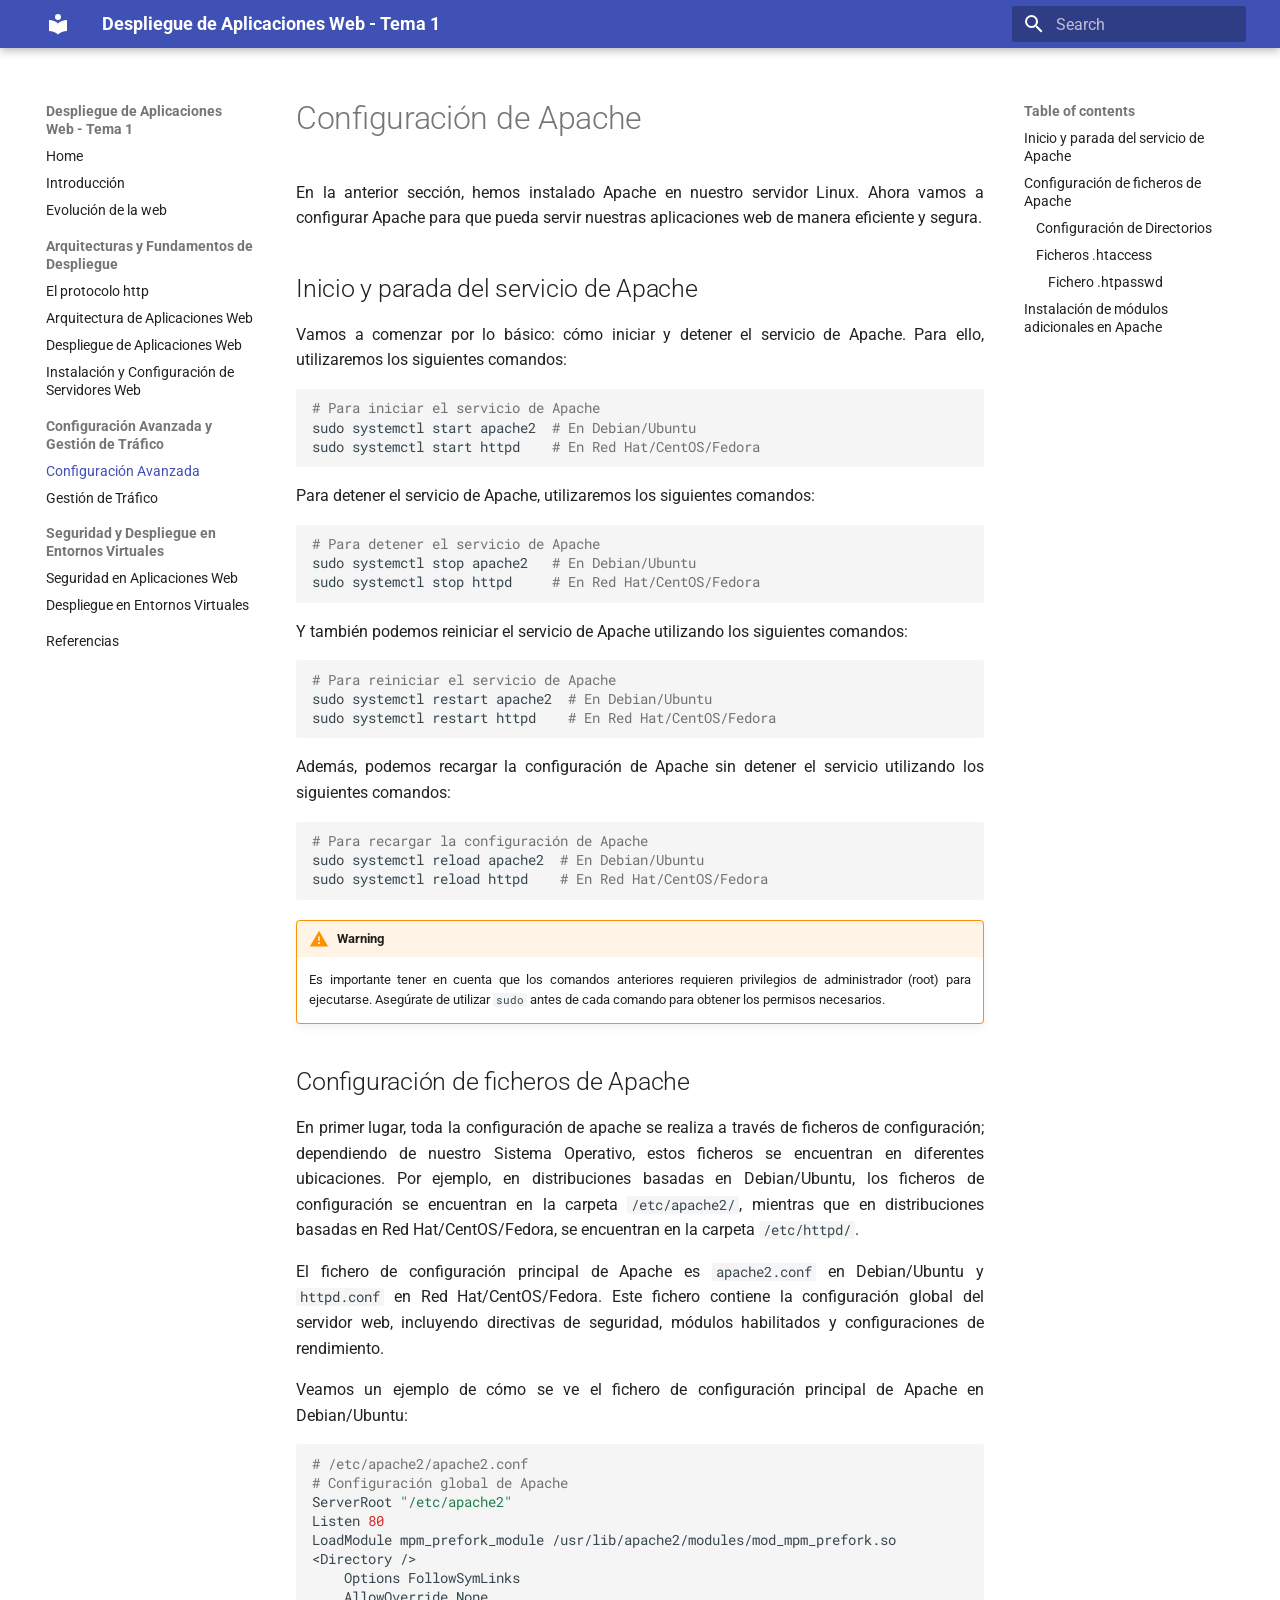
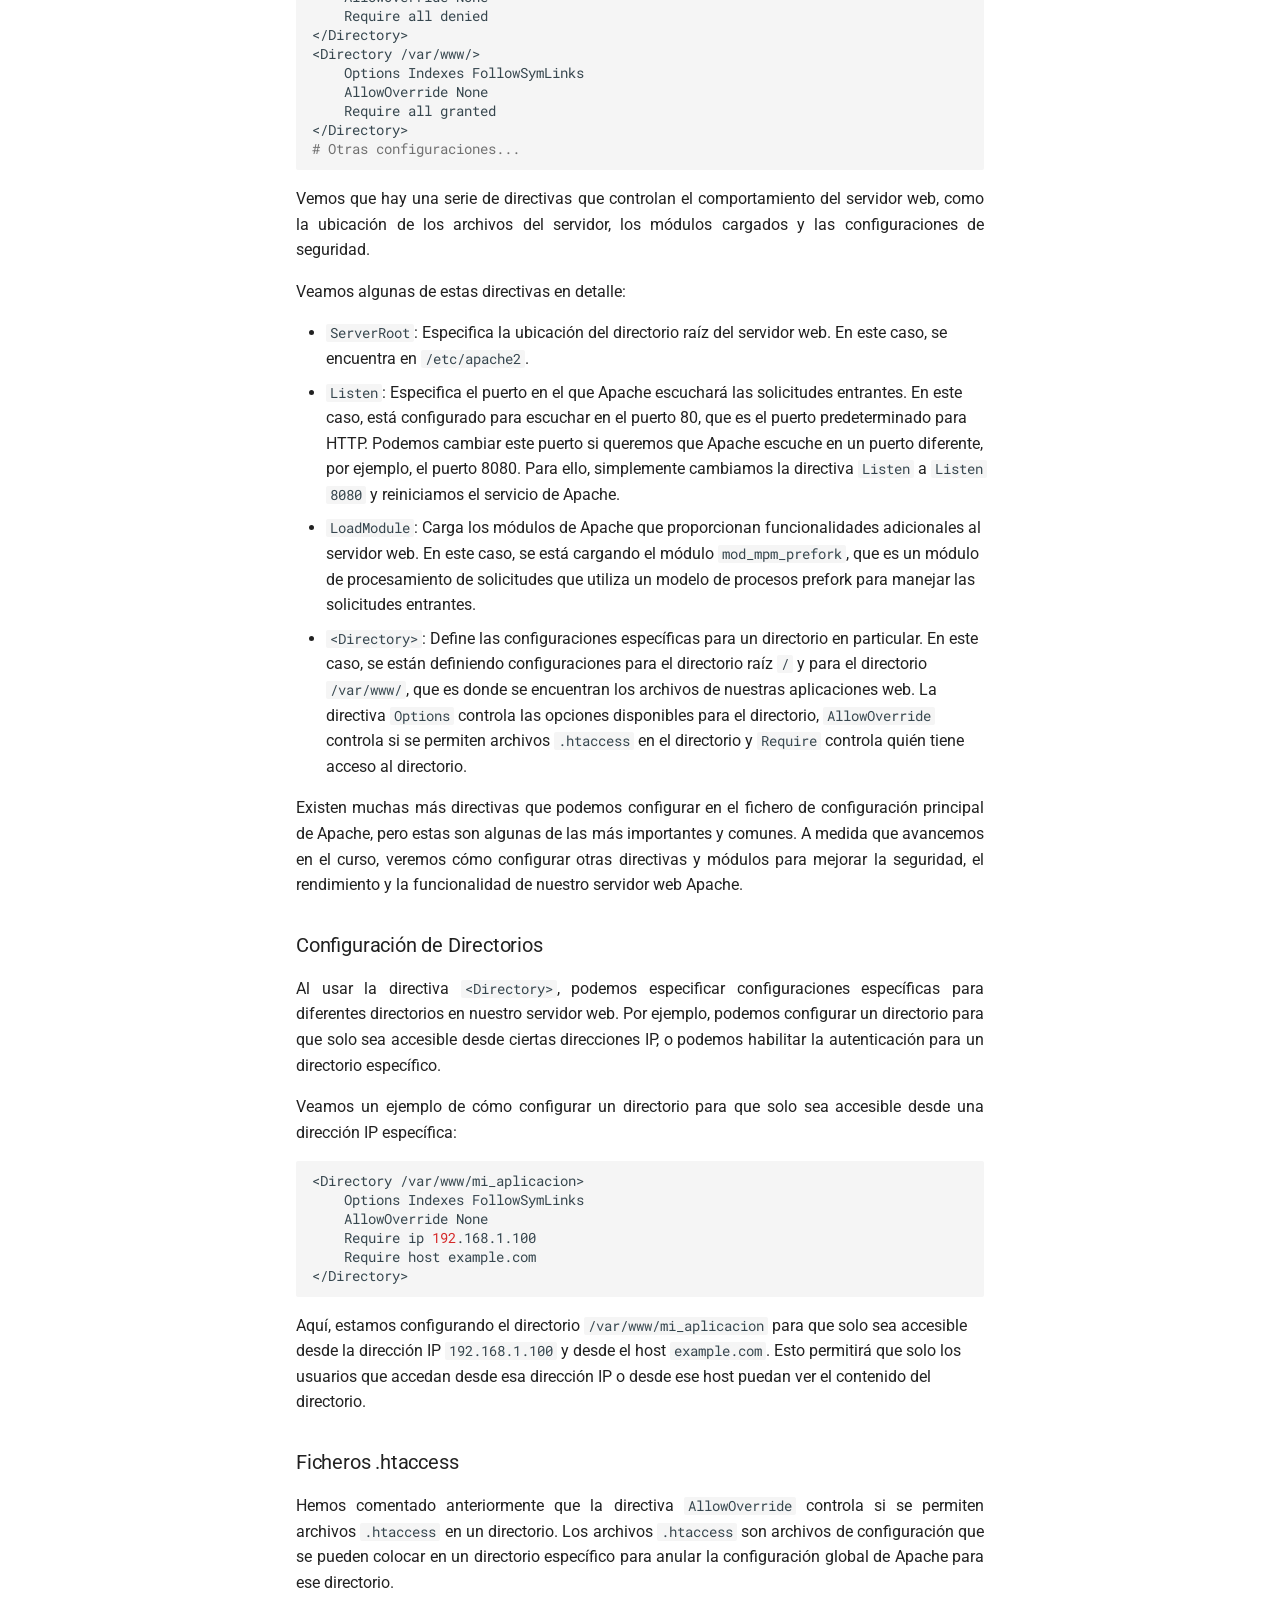
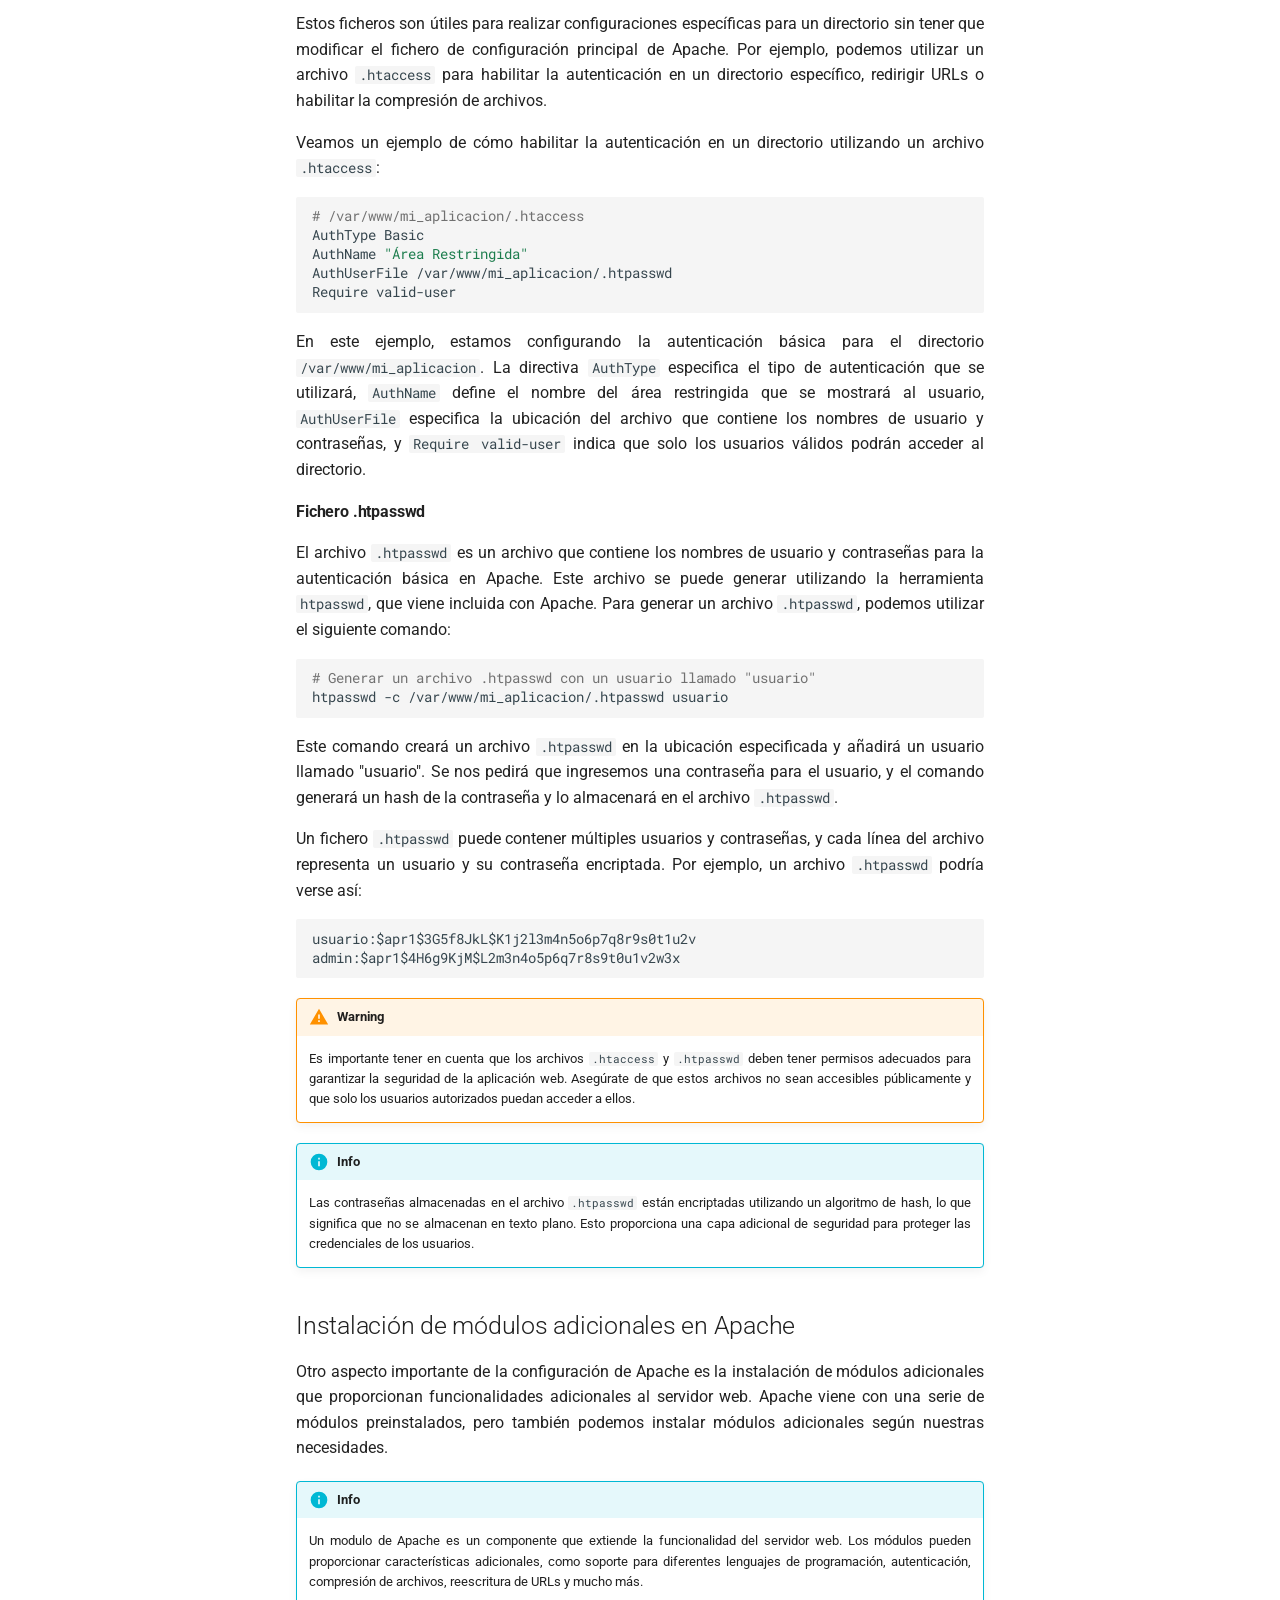
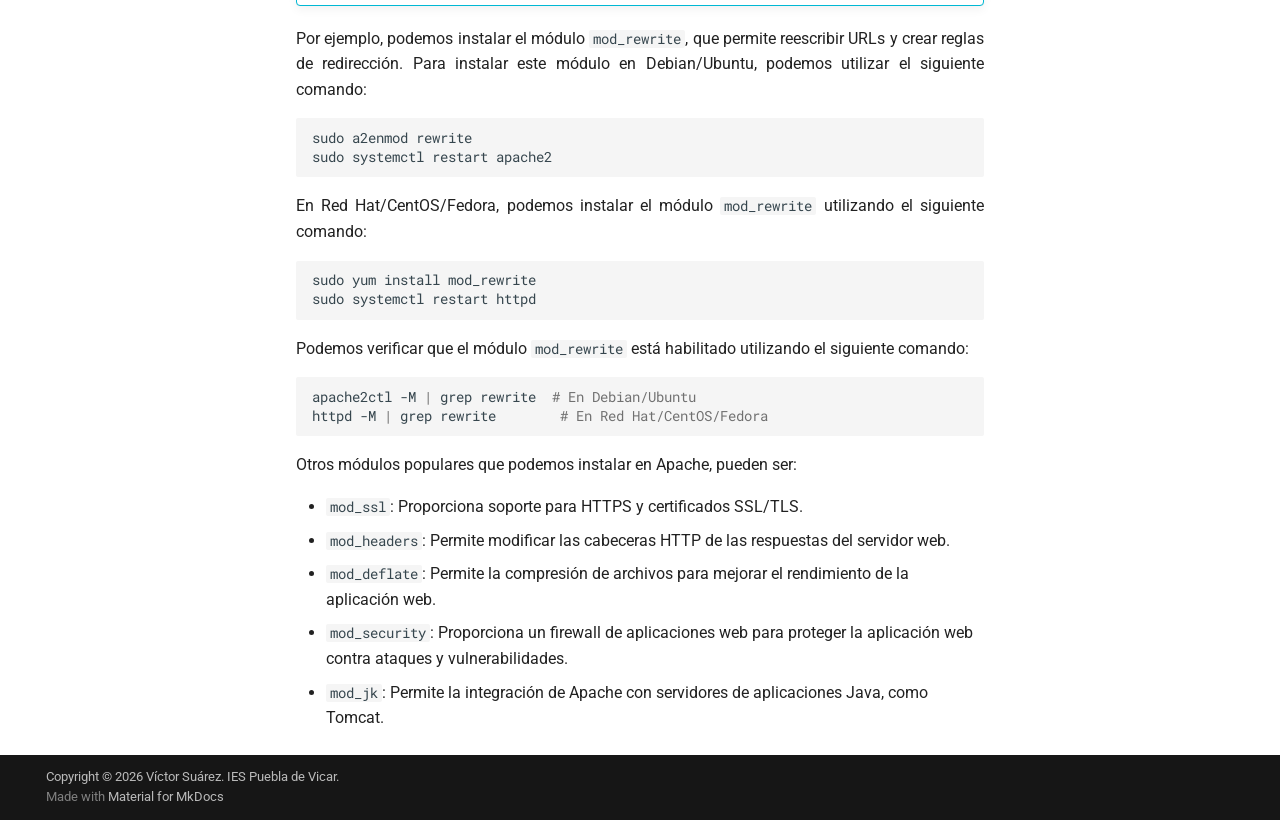
<file: configuracion_avanzada/index.html>
<!doctype html>
<html lang="en" class="no-js">
  <head>
    
      <meta charset="utf-8">
      <meta name="viewport" content="width=device-width,initial-scale=1">
      
      
      
        <link rel="canonical" href="https://DaWebPuebla.github.io/tema1/configuracion_avanzada/">
      
      
        <link rel="prev" href="../configuracion_servidores_web/">
      
      
        <link rel="next" href="../gestion_trafico/">
      
      
        
      
      
      <link rel="icon" href="../assets/images/favicon.png">
      <meta name="generator" content="mkdocs-1.6.1, mkdocs-material-9.7.7">
    
    
      
        <title>Configuración Avanzada - Despliegue de Aplicaciones Web - Tema 1</title>
      
    
    
      <link rel="stylesheet" href="../assets/stylesheets/main.ec1eaa64.min.css">
      
      


    
    
      
    
    
      
        
        
        <link rel="preconnect" href="https://fonts.gstatic.com" crossorigin>
        <link rel="stylesheet" href="https://fonts.googleapis.com/css?family=Roboto:300,300i,400,400i,700,700i%7CRoboto+Mono:400,400i,700,700i&display=fallback">
        <style>:root{--md-text-font:"Roboto";--md-code-font:"Roboto Mono"}</style>
      
    
    
      <link rel="stylesheet" href="../css/styles.css">
    
    <script>__md_scope=new URL("..",location),__md_hash=e=>[...e].reduce(((e,_)=>(e<<5)-e+_.charCodeAt(0)),0),__md_get=(e,_=localStorage,t=__md_scope)=>JSON.parse(_.getItem(t.pathname+"."+e)),__md_set=(e,_,t=localStorage,a=__md_scope)=>{try{t.setItem(a.pathname+"."+e,JSON.stringify(_))}catch(e){}}</script>
    
      

    
    
  </head>
  
  
    <body dir="ltr">
  
    
    <input class="md-toggle" data-md-toggle="drawer" type="checkbox" id="__drawer" autocomplete="off">
    <input class="md-toggle" data-md-toggle="search" type="checkbox" id="__search" autocomplete="off">
    <label class="md-overlay" for="__drawer"></label>
    <div data-md-component="skip">
      
        
        <a href="#configuracion-de-apache" class="md-skip">
          Skip to content
        </a>
      
    </div>
    <div data-md-component="announce">
      
    </div>
    
    
      

  

<header class="md-header md-header--shadow" data-md-component="header">
  <nav class="md-header__inner md-grid" aria-label="Header">
    <a href=".." title="Despliegue de Aplicaciones Web - Tema 1" class="md-header__button md-logo" aria-label="Despliegue de Aplicaciones Web - Tema 1" data-md-component="logo">
      
  
  <svg xmlns="http://www.w3.org/2000/svg" viewBox="0 0 24 24"><path d="M12 8a3 3 0 0 0 3-3 3 3 0 0 0-3-3 3 3 0 0 0-3 3 3 3 0 0 0 3 3m0 3.54C9.64 9.35 6.5 8 3 8v11c3.5 0 6.64 1.35 9 3.54 2.36-2.19 5.5-3.54 9-3.54V8c-3.5 0-6.64 1.35-9 3.54"/></svg>

    </a>
    <label class="md-header__button md-icon" for="__drawer">
      
      <svg xmlns="http://www.w3.org/2000/svg" viewBox="0 0 24 24"><path d="M3 6h18v2H3zm0 5h18v2H3zm0 5h18v2H3z"/></svg>
    </label>
    <div class="md-header__title" data-md-component="header-title">
      <div class="md-header__ellipsis">
        <div class="md-header__topic">
          <span class="md-ellipsis">
            Despliegue de Aplicaciones Web - Tema 1
          </span>
        </div>
        <div class="md-header__topic" data-md-component="header-topic">
          <span class="md-ellipsis">
            
              Configuración Avanzada
            
          </span>
        </div>
      </div>
    </div>
    
    
      <script>var palette=__md_get("__palette");if(palette&&palette.color){if("(prefers-color-scheme)"===palette.color.media){var media=matchMedia("(prefers-color-scheme: light)"),input=document.querySelector(media.matches?"[data-md-color-media='(prefers-color-scheme: light)']":"[data-md-color-media='(prefers-color-scheme: dark)']");palette.color.media=input.getAttribute("data-md-color-media"),palette.color.scheme=input.getAttribute("data-md-color-scheme"),palette.color.primary=input.getAttribute("data-md-color-primary"),palette.color.accent=input.getAttribute("data-md-color-accent")}for(var[key,value]of Object.entries(palette.color))document.body.setAttribute("data-md-color-"+key,value)}</script>
    
    
    
      
      
        <label class="md-header__button md-icon" for="__search">
          
          <svg xmlns="http://www.w3.org/2000/svg" viewBox="0 0 24 24"><path d="M9.5 3A6.5 6.5 0 0 1 16 9.5c0 1.61-.59 3.09-1.56 4.23l.27.27h.79l5 5-1.5 1.5-5-5v-.79l-.27-.27A6.52 6.52 0 0 1 9.5 16 6.5 6.5 0 0 1 3 9.5 6.5 6.5 0 0 1 9.5 3m0 2C7 5 5 7 5 9.5S7 14 9.5 14 14 12 14 9.5 12 5 9.5 5"/></svg>
        </label>
        <div class="md-search" data-md-component="search" role="dialog">
  <label class="md-search__overlay" for="__search"></label>
  <div class="md-search__inner" role="search">
    <form class="md-search__form" name="search">
      <input type="text" class="md-search__input" name="query" aria-label="Search" placeholder="Search" autocapitalize="off" autocorrect="off" autocomplete="off" spellcheck="false" data-md-component="search-query" required>
      <label class="md-search__icon md-icon" for="__search">
        
        <svg xmlns="http://www.w3.org/2000/svg" viewBox="0 0 24 24"><path d="M9.5 3A6.5 6.5 0 0 1 16 9.5c0 1.61-.59 3.09-1.56 4.23l.27.27h.79l5 5-1.5 1.5-5-5v-.79l-.27-.27A6.52 6.52 0 0 1 9.5 16 6.5 6.5 0 0 1 3 9.5 6.5 6.5 0 0 1 9.5 3m0 2C7 5 5 7 5 9.5S7 14 9.5 14 14 12 14 9.5 12 5 9.5 5"/></svg>
        
        <svg xmlns="http://www.w3.org/2000/svg" viewBox="0 0 24 24"><path d="M20 11v2H8l5.5 5.5-1.42 1.42L4.16 12l7.92-7.92L13.5 5.5 8 11z"/></svg>
      </label>
      <nav class="md-search__options" aria-label="Search">
        
        <button type="reset" class="md-search__icon md-icon" title="Clear" aria-label="Clear" tabindex="-1">
          
          <svg xmlns="http://www.w3.org/2000/svg" viewBox="0 0 24 24"><path d="M19 6.41 17.59 5 12 10.59 6.41 5 5 6.41 10.59 12 5 17.59 6.41 19 12 13.41 17.59 19 19 17.59 13.41 12z"/></svg>
        </button>
      </nav>
      
    </form>
    <div class="md-search__output">
      <div class="md-search__scrollwrap" tabindex="0" data-md-scrollfix>
        <div class="md-search-result" data-md-component="search-result">
          <div class="md-search-result__meta">
            Initializing search
          </div>
          <ol class="md-search-result__list" role="presentation"></ol>
        </div>
      </div>
    </div>
  </div>
</div>
      
    
    
  </nav>
  
</header>
    
    <div class="md-container" data-md-component="container">
      
      
        
          
        
      
      <main class="md-main" data-md-component="main">
        <div class="md-main__inner md-grid">
          
            
              
              <div class="md-sidebar md-sidebar--primary" data-md-component="sidebar" data-md-type="navigation" >
                <div class="md-sidebar__scrollwrap">
                  <div class="md-sidebar__inner">
                    



<nav class="md-nav md-nav--primary" aria-label="Navigation" data-md-level="0">
  <label class="md-nav__title" for="__drawer">
    <a href=".." title="Despliegue de Aplicaciones Web - Tema 1" class="md-nav__button md-logo" aria-label="Despliegue de Aplicaciones Web - Tema 1" data-md-component="logo">
      
  
  <svg xmlns="http://www.w3.org/2000/svg" viewBox="0 0 24 24"><path d="M12 8a3 3 0 0 0 3-3 3 3 0 0 0-3-3 3 3 0 0 0-3 3 3 3 0 0 0 3 3m0 3.54C9.64 9.35 6.5 8 3 8v11c3.5 0 6.64 1.35 9 3.54 2.36-2.19 5.5-3.54 9-3.54V8c-3.5 0-6.64 1.35-9 3.54"/></svg>

    </a>
    Despliegue de Aplicaciones Web - Tema 1
  </label>
  
  <ul class="md-nav__list" data-md-scrollfix>
    
      
      
  
  
  
  
    <li class="md-nav__item">
      <a href=".." class="md-nav__link">
        
  
  
  <span class="md-ellipsis">
    
  
    Home
  

    
  </span>
  
  

      </a>
    </li>
  

    
      
      
  
  
  
  
    <li class="md-nav__item">
      <a href="../introduccion/" class="md-nav__link">
        
  
  
  <span class="md-ellipsis">
    
  
    Introducción
  

    
  </span>
  
  

      </a>
    </li>
  

    
      
      
  
  
  
  
    <li class="md-nav__item">
      <a href="../evolucion_web/" class="md-nav__link">
        
  
  
  <span class="md-ellipsis">
    
  
    Evolución de la web
  

    
  </span>
  
  

      </a>
    </li>
  

    
      
      
  
  
  
  
    
    
    
    
      
        
        
      
    
    
    <li class="md-nav__item md-nav__item--section md-nav__item--nested">
      
        
        
        <input class="md-nav__toggle md-toggle " type="checkbox" id="__nav_4" >
        
          
          <label class="md-nav__link" for="__nav_4" id="__nav_4_label" tabindex="">
            
  
  
  <span class="md-ellipsis">
    
  
    Arquitecturas y Fundamentos de Despliegue
  

    
  </span>
  
  

            <span class="md-nav__icon md-icon"></span>
          </label>
        
        <nav class="md-nav" data-md-level="1" aria-labelledby="__nav_4_label" aria-expanded="false">
          <label class="md-nav__title" for="__nav_4">
            <span class="md-nav__icon md-icon"></span>
            
  
    Arquitecturas y Fundamentos de Despliegue
  

          </label>
          <ul class="md-nav__list" data-md-scrollfix>
            
              
                
  
  
  
  
    <li class="md-nav__item">
      <a href="../protocolo_http/" class="md-nav__link">
        
  
  
  <span class="md-ellipsis">
    
  
    El protocolo http
  

    
  </span>
  
  

      </a>
    </li>
  

              
            
              
                
  
  
  
  
    <li class="md-nav__item">
      <a href="../arquitectura_aplicaciones_web/" class="md-nav__link">
        
  
  
  <span class="md-ellipsis">
    
  
    Arquitectura de Aplicaciones Web
  

    
  </span>
  
  

      </a>
    </li>
  

              
            
              
                
  
  
  
  
    <li class="md-nav__item">
      <a href="../despliegue_aplicaciones_web/" class="md-nav__link">
        
  
  
  <span class="md-ellipsis">
    
  
    Despliegue de Aplicaciones Web
  

    
  </span>
  
  

      </a>
    </li>
  

              
            
              
                
  
  
  
  
    <li class="md-nav__item">
      <a href="../configuracion_servidores_web/" class="md-nav__link">
        
  
  
  <span class="md-ellipsis">
    
  
    Instalación y Configuración de Servidores Web
  

    
  </span>
  
  

      </a>
    </li>
  

              
            
          </ul>
        </nav>
      
    </li>
  

    
      
      
  
  
    
  
  
  
    
    
    
    
      
        
        
      
    
    
    <li class="md-nav__item md-nav__item--active md-nav__item--section md-nav__item--nested">
      
        
        
        <input class="md-nav__toggle md-toggle " type="checkbox" id="__nav_5" checked>
        
          
          <label class="md-nav__link" for="__nav_5" id="__nav_5_label" tabindex="">
            
  
  
  <span class="md-ellipsis">
    
  
    Configuración Avanzada y Gestión de Tráfico
  

    
  </span>
  
  

            <span class="md-nav__icon md-icon"></span>
          </label>
        
        <nav class="md-nav" data-md-level="1" aria-labelledby="__nav_5_label" aria-expanded="true">
          <label class="md-nav__title" for="__nav_5">
            <span class="md-nav__icon md-icon"></span>
            
  
    Configuración Avanzada y Gestión de Tráfico
  

          </label>
          <ul class="md-nav__list" data-md-scrollfix>
            
              
                
  
  
    
  
  
  
    <li class="md-nav__item md-nav__item--active">
      
      <input class="md-nav__toggle md-toggle" type="checkbox" id="__toc">
      
      
        
      
      
        <label class="md-nav__link md-nav__link--active" for="__toc">
          
  
  
  <span class="md-ellipsis">
    
  
    Configuración Avanzada
  

    
  </span>
  
  

          <span class="md-nav__icon md-icon"></span>
        </label>
      
      <a href="./" class="md-nav__link md-nav__link--active">
        
  
  
  <span class="md-ellipsis">
    
  
    Configuración Avanzada
  

    
  </span>
  
  

      </a>
      
        

<nav class="md-nav md-nav--secondary" aria-label="Table of contents">
  
  
  
    
  
  
    <label class="md-nav__title" for="__toc">
      <span class="md-nav__icon md-icon"></span>
      Table of contents
    </label>
    <ul class="md-nav__list" data-md-component="toc" data-md-scrollfix>
      
        <li class="md-nav__item">
  <a href="#inicio-y-parada-del-servicio-de-apache" class="md-nav__link">
    <span class="md-ellipsis">
      
        Inicio y parada del servicio de Apache
      
    </span>
  </a>
  
</li>
      
        <li class="md-nav__item">
  <a href="#configuracion-de-ficheros-de-apache" class="md-nav__link">
    <span class="md-ellipsis">
      
        Configuración de ficheros de Apache
      
    </span>
  </a>
  
    <nav class="md-nav" aria-label="Configuración de ficheros de Apache">
      <ul class="md-nav__list">
        
          <li class="md-nav__item">
  <a href="#configuracion-de-directorios" class="md-nav__link">
    <span class="md-ellipsis">
      
        Configuración de Directorios
      
    </span>
  </a>
  
</li>
        
          <li class="md-nav__item">
  <a href="#ficheros-htaccess" class="md-nav__link">
    <span class="md-ellipsis">
      
        Ficheros .htaccess
      
    </span>
  </a>
  
    <nav class="md-nav" aria-label="Ficheros .htaccess">
      <ul class="md-nav__list">
        
          <li class="md-nav__item">
  <a href="#fichero-htpasswd" class="md-nav__link">
    <span class="md-ellipsis">
      
        Fichero .htpasswd
      
    </span>
  </a>
  
</li>
        
      </ul>
    </nav>
  
</li>
        
      </ul>
    </nav>
  
</li>
      
        <li class="md-nav__item">
  <a href="#instalacion-de-modulos-adicionales-en-apache" class="md-nav__link">
    <span class="md-ellipsis">
      
        Instalación de módulos adicionales en Apache
      
    </span>
  </a>
  
</li>
      
    </ul>
  
</nav>
      
    </li>
  

              
            
              
                
  
  
  
  
    <li class="md-nav__item">
      <a href="../gestion_trafico/" class="md-nav__link">
        
  
  
  <span class="md-ellipsis">
    
  
    Gestión de Tráfico
  

    
  </span>
  
  

      </a>
    </li>
  

              
            
          </ul>
        </nav>
      
    </li>
  

    
      
      
  
  
  
  
    
    
    
    
      
        
        
      
    
    
    <li class="md-nav__item md-nav__item--section md-nav__item--nested">
      
        
        
        <input class="md-nav__toggle md-toggle " type="checkbox" id="__nav_6" >
        
          
          <label class="md-nav__link" for="__nav_6" id="__nav_6_label" tabindex="">
            
  
  
  <span class="md-ellipsis">
    
  
    Seguridad y Despliegue en Entornos Virtuales
  

    
  </span>
  
  

            <span class="md-nav__icon md-icon"></span>
          </label>
        
        <nav class="md-nav" data-md-level="1" aria-labelledby="__nav_6_label" aria-expanded="false">
          <label class="md-nav__title" for="__nav_6">
            <span class="md-nav__icon md-icon"></span>
            
  
    Seguridad y Despliegue en Entornos Virtuales
  

          </label>
          <ul class="md-nav__list" data-md-scrollfix>
            
              
                
  
  
  
  
    <li class="md-nav__item">
      <a href="../seguridad_aplicaciones_web/" class="md-nav__link">
        
  
  
  <span class="md-ellipsis">
    
  
    Seguridad en Aplicaciones Web
  

    
  </span>
  
  

      </a>
    </li>
  

              
            
              
                
  
  
  
  
    <li class="md-nav__item">
      <a href="../despliegue_entornos_virtuales/" class="md-nav__link">
        
  
  
  <span class="md-ellipsis">
    
  
    Despliegue en Entornos Virtuales
  

    
  </span>
  
  

      </a>
    </li>
  

              
            
          </ul>
        </nav>
      
    </li>
  

    
      
      
  
  
  
  
    <li class="md-nav__item">
      <a href="../referencias/" class="md-nav__link">
        
  
  
  <span class="md-ellipsis">
    
  
    Referencias
  

    
  </span>
  
  

      </a>
    </li>
  

    
  </ul>
</nav>
                  </div>
                </div>
              </div>
            
            
              
              <div class="md-sidebar md-sidebar--secondary" data-md-component="sidebar" data-md-type="toc" >
                <div class="md-sidebar__scrollwrap">
                  <div class="md-sidebar__inner">
                    

<nav class="md-nav md-nav--secondary" aria-label="Table of contents">
  
  
  
    
  
  
    <label class="md-nav__title" for="__toc">
      <span class="md-nav__icon md-icon"></span>
      Table of contents
    </label>
    <ul class="md-nav__list" data-md-component="toc" data-md-scrollfix>
      
        <li class="md-nav__item">
  <a href="#inicio-y-parada-del-servicio-de-apache" class="md-nav__link">
    <span class="md-ellipsis">
      
        Inicio y parada del servicio de Apache
      
    </span>
  </a>
  
</li>
      
        <li class="md-nav__item">
  <a href="#configuracion-de-ficheros-de-apache" class="md-nav__link">
    <span class="md-ellipsis">
      
        Configuración de ficheros de Apache
      
    </span>
  </a>
  
    <nav class="md-nav" aria-label="Configuración de ficheros de Apache">
      <ul class="md-nav__list">
        
          <li class="md-nav__item">
  <a href="#configuracion-de-directorios" class="md-nav__link">
    <span class="md-ellipsis">
      
        Configuración de Directorios
      
    </span>
  </a>
  
</li>
        
          <li class="md-nav__item">
  <a href="#ficheros-htaccess" class="md-nav__link">
    <span class="md-ellipsis">
      
        Ficheros .htaccess
      
    </span>
  </a>
  
    <nav class="md-nav" aria-label="Ficheros .htaccess">
      <ul class="md-nav__list">
        
          <li class="md-nav__item">
  <a href="#fichero-htpasswd" class="md-nav__link">
    <span class="md-ellipsis">
      
        Fichero .htpasswd
      
    </span>
  </a>
  
</li>
        
      </ul>
    </nav>
  
</li>
        
      </ul>
    </nav>
  
</li>
      
        <li class="md-nav__item">
  <a href="#instalacion-de-modulos-adicionales-en-apache" class="md-nav__link">
    <span class="md-ellipsis">
      
        Instalación de módulos adicionales en Apache
      
    </span>
  </a>
  
</li>
      
    </ul>
  
</nav>
                  </div>
                </div>
              </div>
            
          
          
            <div class="md-content" data-md-component="content">
              
              <article class="md-content__inner md-typeset">
                
                  



<h1 id="configuracion-de-apache">Configuración de Apache</h1>
<p>En la anterior sección, hemos instalado Apache en nuestro servidor Linux. Ahora vamos a configurar Apache para que pueda servir nuestras aplicaciones web de manera eficiente y segura.</p>
<h2 id="inicio-y-parada-del-servicio-de-apache">Inicio y parada del servicio de Apache</h2>
<p>Vamos a comenzar por lo básico: cómo iniciar y detener el servicio de Apache. Para ello, utilizaremos los siguientes comandos:</p>
<div class="highlight"><pre><span></span><code><span class="c1"># Para iniciar el servicio de Apache</span>
sudo<span class="w"> </span>systemctl<span class="w"> </span>start<span class="w"> </span>apache2<span class="w">  </span><span class="c1"># En Debian/Ubuntu</span>
sudo<span class="w"> </span>systemctl<span class="w"> </span>start<span class="w"> </span>httpd<span class="w">    </span><span class="c1"># En Red Hat/CentOS/Fedora</span>
</code></pre></div>
<p>Para detener el servicio de Apache, utilizaremos los siguientes comandos:</p>
<div class="highlight"><pre><span></span><code><span class="c1"># Para detener el servicio de Apache</span>
sudo<span class="w"> </span>systemctl<span class="w"> </span>stop<span class="w"> </span>apache2<span class="w">   </span><span class="c1"># En Debian/Ubuntu</span>
sudo<span class="w"> </span>systemctl<span class="w"> </span>stop<span class="w"> </span>httpd<span class="w">     </span><span class="c1"># En Red Hat/CentOS/Fedora</span>
</code></pre></div>
<p>Y también podemos reiniciar el servicio de Apache utilizando los siguientes comandos:</p>
<div class="highlight"><pre><span></span><code><span class="c1"># Para reiniciar el servicio de Apache</span>
sudo<span class="w"> </span>systemctl<span class="w"> </span>restart<span class="w"> </span>apache2<span class="w">  </span><span class="c1"># En Debian/Ubuntu</span>
sudo<span class="w"> </span>systemctl<span class="w"> </span>restart<span class="w"> </span>httpd<span class="w">    </span><span class="c1"># En Red Hat/CentOS/Fedora</span>
</code></pre></div>
<p>Además, podemos recargar la configuración de Apache sin detener el servicio utilizando los siguientes comandos:</p>
<div class="highlight"><pre><span></span><code><span class="c1"># Para recargar la configuración de Apache</span>
sudo<span class="w"> </span>systemctl<span class="w"> </span>reload<span class="w"> </span>apache2<span class="w">  </span><span class="c1"># En Debian/Ubuntu</span>
sudo<span class="w"> </span>systemctl<span class="w"> </span>reload<span class="w"> </span>httpd<span class="w">    </span><span class="c1"># En Red Hat/CentOS/Fedora</span>
</code></pre></div>
<div class="admonition warning">
<p class="admonition-title">Warning</p>
<p>Es importante tener en cuenta que los comandos anteriores requieren privilegios de administrador (root) para ejecutarse. Asegúrate de utilizar <code>sudo</code> antes de cada comando para obtener los permisos necesarios.</p>
</div>
<h2 id="configuracion-de-ficheros-de-apache">Configuración de ficheros de Apache</h2>
<p>En primer lugar, toda la configuración de apache se realiza a través de ficheros de configuración; dependiendo de nuestro Sistema Operativo, estos ficheros se encuentran en diferentes ubicaciones. Por ejemplo, en distribuciones basadas en Debian/Ubuntu, los ficheros de configuración se encuentran en la carpeta <code>/etc/apache2/</code>, mientras que en distribuciones basadas en Red Hat/CentOS/Fedora, se encuentran en la carpeta <code>/etc/httpd/</code>.</p>
<p>El fichero de configuración principal de Apache es <code>apache2.conf</code> en Debian/Ubuntu y <code>httpd.conf</code> en Red Hat/CentOS/Fedora. Este fichero contiene la configuración global del servidor web, incluyendo directivas de seguridad, módulos habilitados y configuraciones de rendimiento.</p>
<p>Veamos un ejemplo de cómo se ve el fichero de configuración principal de Apache en Debian/Ubuntu:</p>
<div class="highlight"><pre><span></span><code><span class="c1"># /etc/apache2/apache2.conf</span>
<span class="c1"># Configuración global de Apache</span>
ServerRoot<span class="w"> </span><span class="s2">"/etc/apache2"</span>
Listen<span class="w"> </span><span class="m">80</span>
LoadModule<span class="w"> </span>mpm_prefork_module<span class="w"> </span>/usr/lib/apache2/modules/mod_mpm_prefork.so
&lt;Directory<span class="w"> </span>/&gt;
<span class="w">    </span>Options<span class="w"> </span>FollowSymLinks
<span class="w">    </span>AllowOverride<span class="w"> </span>None
<span class="w">    </span>Require<span class="w"> </span>all<span class="w"> </span>denied
&lt;/Directory&gt;
&lt;Directory<span class="w"> </span>/var/www/&gt;
<span class="w">    </span>Options<span class="w"> </span>Indexes<span class="w"> </span>FollowSymLinks
<span class="w">    </span>AllowOverride<span class="w"> </span>None
<span class="w">    </span>Require<span class="w"> </span>all<span class="w"> </span>granted
&lt;/Directory&gt;
<span class="c1"># Otras configuraciones...</span>
</code></pre></div>
<p>Vemos que hay una serie de directivas que controlan el comportamiento del servidor web, como la ubicación de los archivos del servidor, los módulos cargados y las configuraciones de seguridad.</p>
<p>Veamos algunas de estas directivas en detalle:</p>
<ul>
<li><code>ServerRoot</code>: Especifica la ubicación del directorio raíz del servidor web. En este caso, se encuentra en <code>/etc/apache2</code>.</li>
<li><code>Listen</code>: Especifica el puerto en el que Apache escuchará las solicitudes entrantes. En este caso, está configurado para escuchar en el puerto 80, que es el puerto predeterminado para HTTP. Podemos cambiar este puerto si queremos que Apache escuche en un puerto diferente, por ejemplo, el puerto 8080. Para ello, simplemente cambiamos la directiva <code>Listen</code> a <code>Listen 8080</code> y reiniciamos el servicio de Apache.</li>
<li><code>LoadModule</code>: Carga los módulos de Apache que proporcionan funcionalidades adicionales al servidor web. En este caso, se está cargando el módulo <code>mod_mpm_prefork</code>, que es un módulo de procesamiento de solicitudes que utiliza un modelo de procesos prefork para manejar las solicitudes entrantes.</li>
<li><code>&lt;Directory&gt;</code>: Define las configuraciones específicas para un directorio en particular. En este caso, se están definiendo configuraciones para el directorio raíz <code>/</code> y para el directorio <code>/var/www/</code>, que es donde se encuentran los archivos de nuestras aplicaciones web. La directiva <code>Options</code> controla las opciones disponibles para el directorio, <code>AllowOverride</code> controla si se permiten archivos <code>.htaccess</code> en el directorio y <code>Require</code> controla quién tiene acceso al directorio.</li>
</ul>
<p>Existen muchas más directivas que podemos configurar en el fichero de configuración principal de Apache, pero estas son algunas de las más importantes y comunes. A medida que avancemos en el curso, veremos cómo configurar otras directivas y módulos para mejorar la seguridad, el rendimiento y la funcionalidad de nuestro servidor web Apache.</p>
<h3 id="configuracion-de-directorios">Configuración de Directorios</h3>
<p>Al usar la directiva <code>&lt;Directory&gt;</code>, podemos especificar configuraciones específicas para diferentes directorios en nuestro servidor web. Por ejemplo, podemos configurar un directorio para que solo sea accesible desde ciertas direcciones IP, o podemos habilitar la autenticación para un directorio específico.</p>
<p>Veamos un ejemplo de cómo configurar un directorio para que solo sea accesible desde una dirección IP específica:</p>
<p><div class="highlight"><pre><span></span><code>&lt;Directory<span class="w"> </span>/var/www/mi_aplicacion&gt;
<span class="w">    </span>Options<span class="w"> </span>Indexes<span class="w"> </span>FollowSymLinks
<span class="w">    </span>AllowOverride<span class="w"> </span>None
<span class="w">    </span>Require<span class="w"> </span>ip<span class="w"> </span><span class="m">192</span>.168.1.100
<span class="w">    </span>Require<span class="w"> </span>host<span class="w"> </span>example.com
&lt;/Directory&gt;
</code></pre></div>
Aquí, estamos configurando el directorio <code>/var/www/mi_aplicacion</code> para que solo sea accesible desde la dirección IP <code>192.168.1.100</code> y desde el host <code>example.com</code>. Esto permitirá que solo los usuarios que accedan desde esa dirección IP o desde ese host puedan ver el contenido del directorio.</p>
<h3 id="ficheros-htaccess">Ficheros .htaccess</h3>
<p>Hemos comentado anteriormente que la directiva <code>AllowOverride</code> controla si se permiten archivos <code>.htaccess</code> en un directorio. Los archivos <code>.htaccess</code> son archivos de configuración que se pueden colocar en un directorio específico para anular la configuración global de Apache para ese directorio.</p>
<p>Estos ficheros son útiles para realizar configuraciones específicas para un directorio sin tener que modificar el fichero de configuración principal de Apache. Por ejemplo, podemos utilizar un archivo <code>.htaccess</code> para habilitar la autenticación en un directorio específico, redirigir URLs o habilitar la compresión de archivos.</p>
<p>Veamos un ejemplo de cómo habilitar la autenticación en un directorio utilizando un archivo <code>.htaccess</code>:</p>
<div class="highlight"><pre><span></span><code><span class="c1"># /var/www/mi_aplicacion/.htaccess</span>
AuthType<span class="w"> </span>Basic
AuthName<span class="w"> </span><span class="s2">"Área Restringida"</span>
AuthUserFile<span class="w"> </span>/var/www/mi_aplicacion/.htpasswd
Require<span class="w"> </span>valid-user
</code></pre></div>
<p>En este ejemplo, estamos configurando la autenticación básica para el directorio <code>/var/www/mi_aplicacion</code>. La directiva <code>AuthType</code> especifica el tipo de autenticación que se utilizará, <code>AuthName</code> define el nombre del área restringida que se mostrará al usuario, <code>AuthUserFile</code> especifica la ubicación del archivo que contiene los nombres de usuario y contraseñas, y <code>Require valid-user</code> indica que solo los usuarios válidos podrán acceder al directorio.</p>
<h4 id="fichero-htpasswd">Fichero .htpasswd</h4>
<p>El archivo <code>.htpasswd</code> es un archivo que contiene los nombres de usuario y contraseñas para la autenticación básica en Apache. Este archivo se puede generar utilizando la herramienta <code>htpasswd</code>, que viene incluida con Apache. Para generar un archivo <code>.htpasswd</code>, podemos utilizar el siguiente comando:</p>
<div class="highlight"><pre><span></span><code><span class="c1"># Generar un archivo .htpasswd con un usuario llamado "usuario"</span>
htpasswd<span class="w"> </span>-c<span class="w"> </span>/var/www/mi_aplicacion/.htpasswd<span class="w"> </span>usuario
</code></pre></div>
<p>Este comando creará un archivo <code>.htpasswd</code> en la ubicación especificada y añadirá un usuario llamado "usuario". Se nos pedirá que ingresemos una contraseña para el usuario, y el comando generará un hash de la contraseña y lo almacenará en el archivo <code>.htpasswd</code>.</p>
<p>Un fichero <code>.htpasswd</code> puede contener múltiples usuarios y contraseñas, y cada línea del archivo representa un usuario y su contraseña encriptada. Por ejemplo, un archivo <code>.htpasswd</code> podría verse así:</p>
<div class="highlight"><pre><span></span><code>usuario:$apr1$3G5f8JkL$K1j2l3m4n5o6p7q8r9s0t1u2v
admin:$apr1$4H6g9KjM$L2m3n4o5p6q7r8s9t0u1v2w3x
</code></pre></div>
<div class="admonition warning">
<p class="admonition-title">Warning</p>
<p>Es importante tener en cuenta que los archivos <code>.htaccess</code> y <code>.htpasswd</code> deben tener permisos adecuados para garantizar la seguridad de la aplicación web. Asegúrate de que estos archivos no sean accesibles públicamente y que solo los usuarios autorizados puedan acceder a ellos.</p>
</div>
<div class="admonition info">
<p class="admonition-title">Info</p>
<p>Las contraseñas almacenadas en el archivo <code>.htpasswd</code> están encriptadas utilizando un algoritmo de hash, lo que significa que no se almacenan en texto plano. Esto proporciona una capa adicional de seguridad para proteger las credenciales de los usuarios.</p>
</div>
<h2 id="instalacion-de-modulos-adicionales-en-apache">Instalación de módulos adicionales en Apache</h2>
<p>Otro aspecto importante de la configuración de Apache es la instalación de módulos adicionales que proporcionan funcionalidades adicionales al servidor web. Apache viene con una serie de módulos preinstalados, pero también podemos instalar módulos adicionales según nuestras necesidades.</p>
<div class="admonition info">
<p class="admonition-title">Info</p>
<p>Un modulo de Apache es un componente que extiende la funcionalidad del servidor web. Los módulos pueden proporcionar características adicionales, como soporte para diferentes lenguajes de programación, autenticación, compresión de archivos, reescritura de URLs y mucho más.</p>
</div>
<p>Por ejemplo, podemos instalar el módulo <code>mod_rewrite</code>, que permite reescribir URLs y crear reglas de redirección. Para instalar este módulo en Debian/Ubuntu, podemos utilizar el siguiente comando:</p>
<div class="highlight"><pre><span></span><code>sudo<span class="w"> </span>a2enmod<span class="w"> </span>rewrite
sudo<span class="w"> </span>systemctl<span class="w"> </span>restart<span class="w"> </span>apache2
</code></pre></div>
<p>En Red Hat/CentOS/Fedora, podemos instalar el módulo <code>mod_rewrite</code> utilizando el siguiente comando:</p>
<div class="highlight"><pre><span></span><code>sudo<span class="w"> </span>yum<span class="w"> </span>install<span class="w"> </span>mod_rewrite
sudo<span class="w"> </span>systemctl<span class="w"> </span>restart<span class="w"> </span>httpd
</code></pre></div>
<p>Podemos verificar que el módulo <code>mod_rewrite</code> está habilitado utilizando el siguiente comando:</p>
<div class="highlight"><pre><span></span><code>apache2ctl<span class="w"> </span>-M<span class="w"> </span><span class="p">|</span><span class="w"> </span>grep<span class="w"> </span>rewrite<span class="w">  </span><span class="c1"># En Debian/Ubuntu</span>
httpd<span class="w"> </span>-M<span class="w"> </span><span class="p">|</span><span class="w"> </span>grep<span class="w"> </span>rewrite<span class="w">        </span><span class="c1"># En Red Hat/CentOS/Fedora</span>
</code></pre></div>
<p>Otros módulos populares que podemos instalar en Apache, pueden ser:</p>
<ul>
<li><code>mod_ssl</code>: Proporciona soporte para HTTPS y certificados SSL/TLS.</li>
<li><code>mod_headers</code>: Permite modificar las cabeceras HTTP de las respuestas del servidor web.</li>
<li><code>mod_deflate</code>: Permite la compresión de archivos para mejorar el rendimiento de la aplicación web.</li>
<li><code>mod_security</code>: Proporciona un firewall de aplicaciones web para proteger la aplicación web contra ataques y vulnerabilidades.</li>
<li><code>mod_jk</code>: Permite la integración de Apache con servidores de aplicaciones Java, como Tomcat.</li>
</ul>












                
              </article>
            </div>
          
          
<script>var target=document.getElementById(location.hash.slice(1));target&&target.name&&(target.checked=target.name.startsWith("__tabbed_"))</script>
        </div>
        
          <button type="button" class="md-top md-icon" data-md-component="top" hidden>
  
  <svg xmlns="http://www.w3.org/2000/svg" viewBox="0 0 24 24"><path d="M13 20h-2V8l-5.5 5.5-1.42-1.42L12 4.16l7.92 7.92-1.42 1.42L13 8z"/></svg>
  Back to top
</button>
        
      </main>
      
        <footer class="md-footer">
  
  <div class="md-footer-meta md-typeset">
    <div class="md-footer-meta__inner md-grid">
      <div class="md-copyright">
  
    <div class="md-copyright__highlight">
      Copyright &copy; 2026 Víctor Suárez. IES Puebla de Vicar.
    </div>
  
  
    Made with
    <a href="https://squidfunk.github.io/mkdocs-material/" target="_blank" rel="noopener">
      Material for MkDocs
    </a>
  
</div>
      
    </div>
  </div>
</footer>
      
    </div>
    <div class="md-dialog" data-md-component="dialog">
      <div class="md-dialog__inner md-typeset"></div>
    </div>
    
    
    
      
      
      <script id="__config" type="application/json">{"annotate": null, "base": "..", "features": ["navigation.top", "navigation.sections"], "search": "../assets/javascripts/workers/search.2c215733.min.js", "tags": null, "translations": {"clipboard.copied": "Copied to clipboard", "clipboard.copy": "Copy to clipboard", "search.result.more.one": "1 more on this page", "search.result.more.other": "# more on this page", "search.result.none": "No matching documents", "search.result.one": "1 matching document", "search.result.other": "# matching documents", "search.result.placeholder": "Type to start searching", "search.result.term.missing": "Missing", "select.version": "Select version"}, "version": null}</script>
    
    
      <script src="../assets/javascripts/bundle.d7400e89.min.js"></script>
      
    
  </body>
</html>
</file>
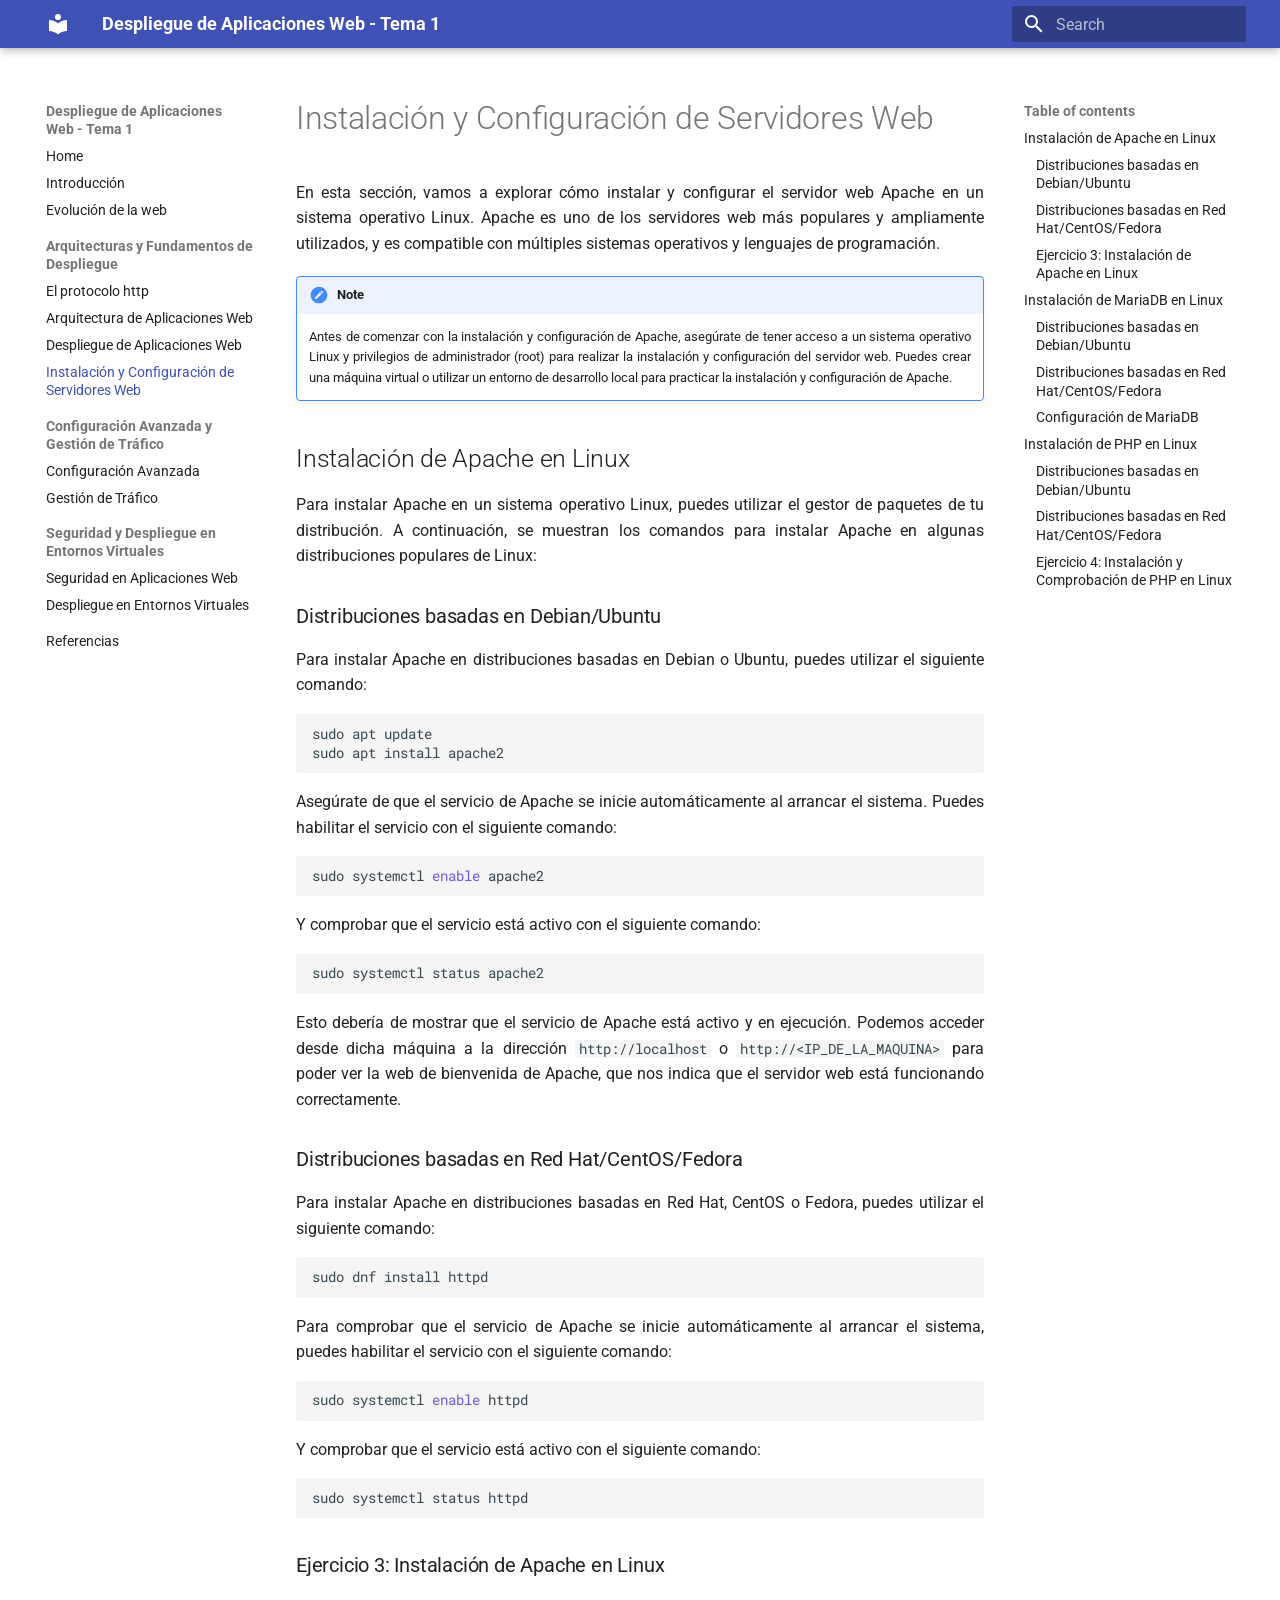
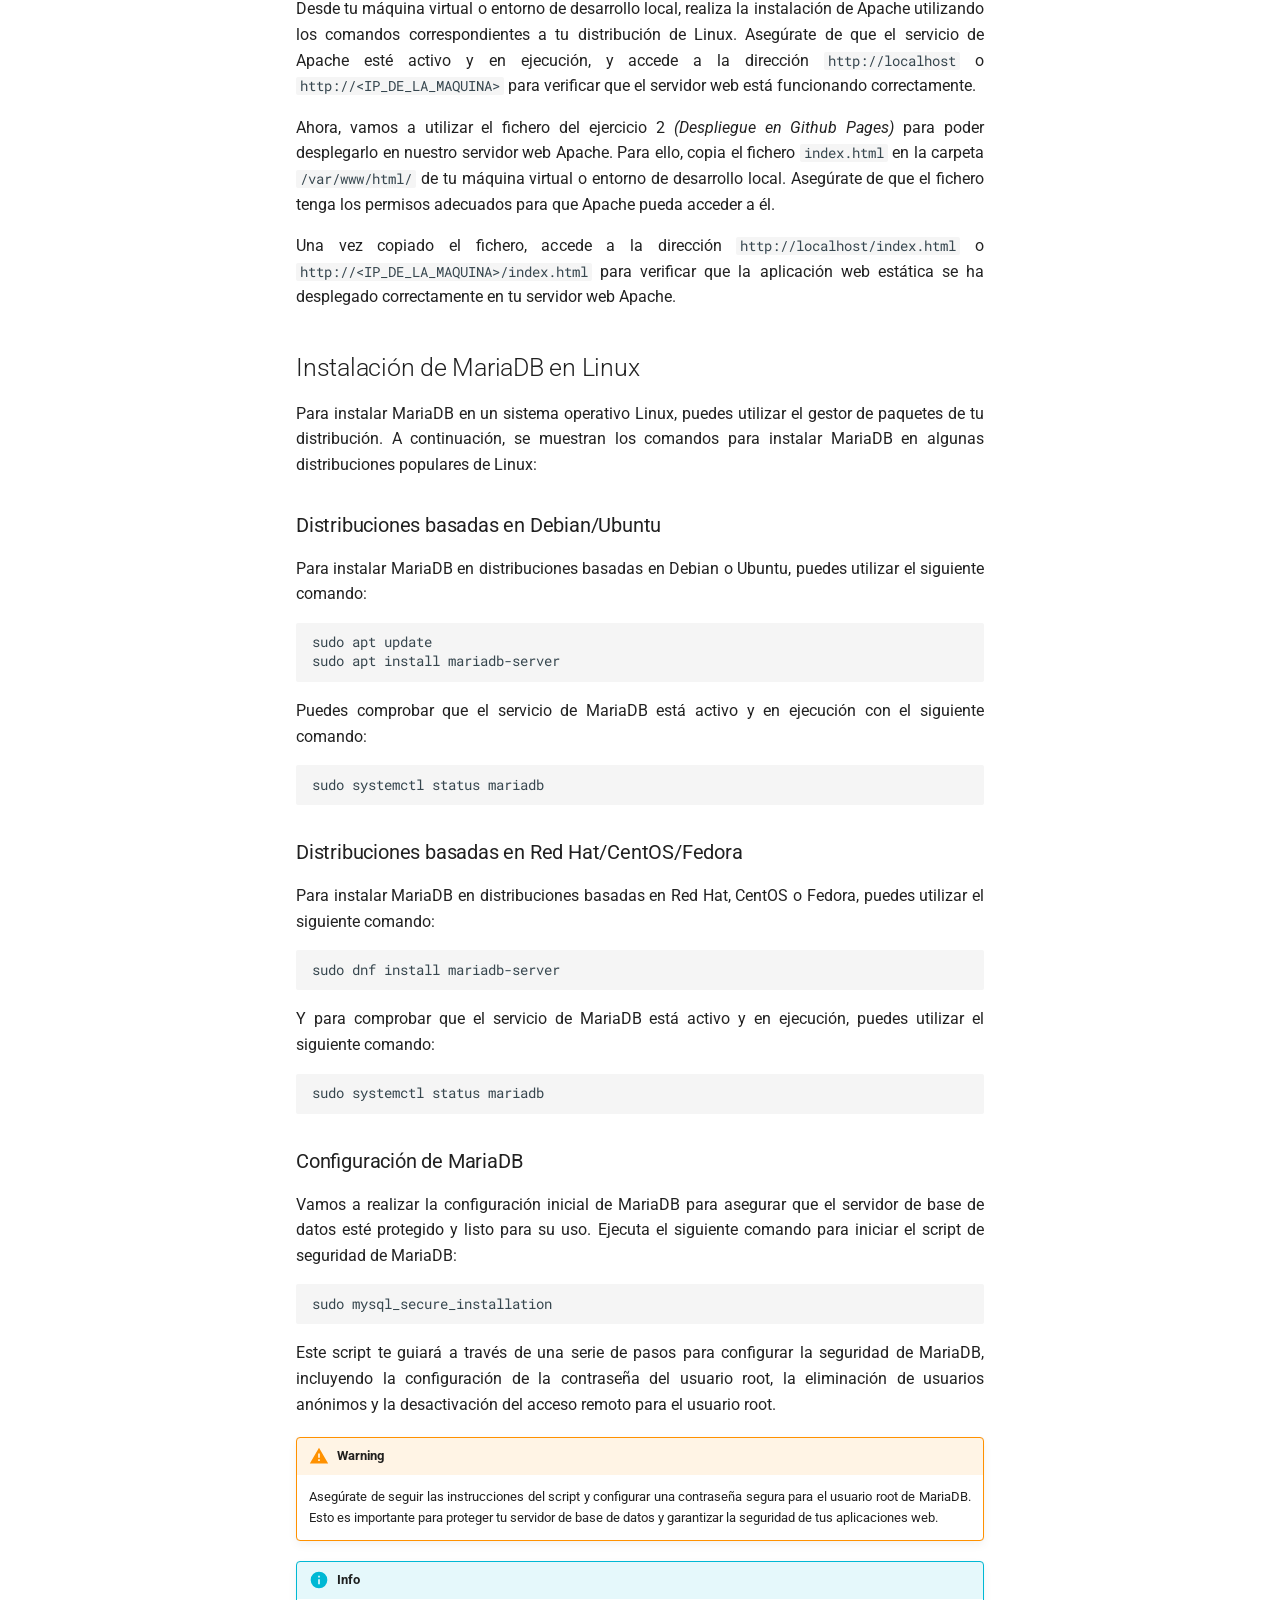
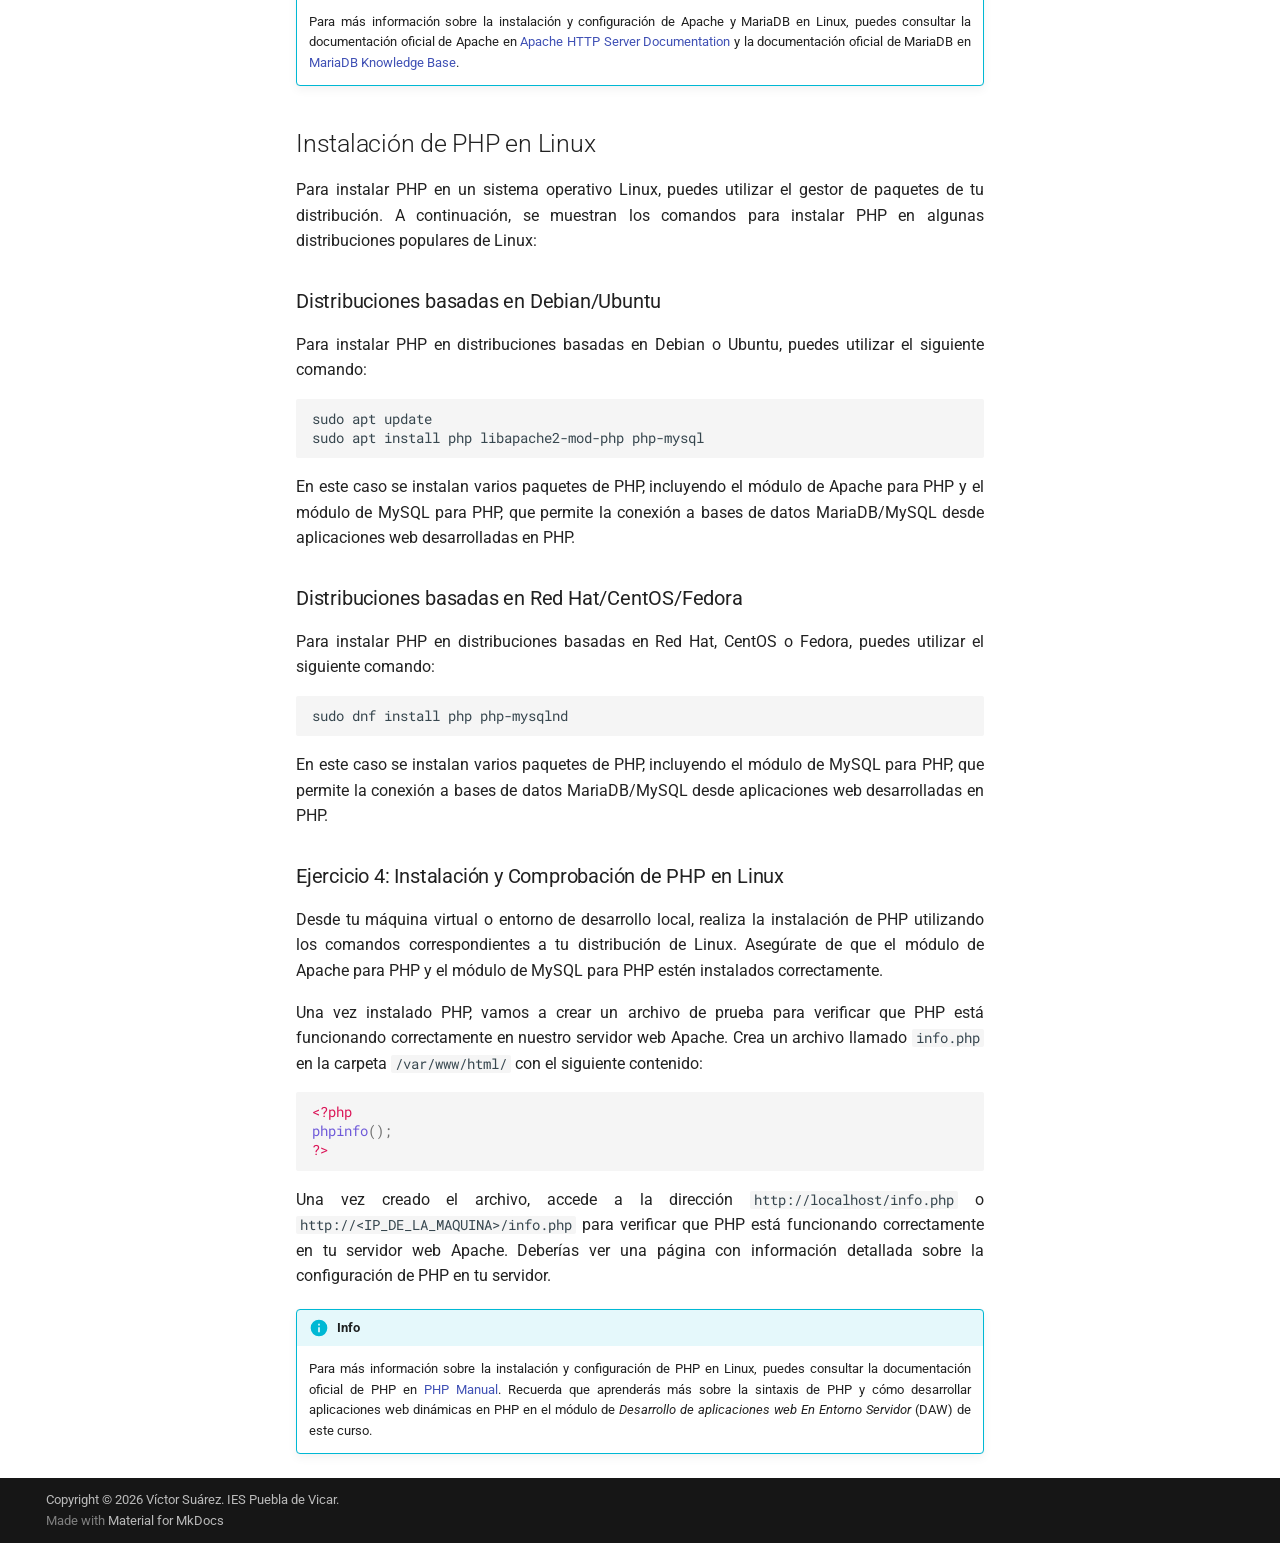
<file: configuracion_servidores_web/index.html>
<!doctype html>
<html lang="en" class="no-js">
  <head>
    
      <meta charset="utf-8">
      <meta name="viewport" content="width=device-width,initial-scale=1">
      
      
      
        <link rel="canonical" href="https://DaWebPuebla.github.io/tema1/configuracion_servidores_web/">
      
      
        <link rel="prev" href="../despliegue_aplicaciones_web/">
      
      
        <link rel="next" href="../configuracion_avanzada/">
      
      
        
      
      
      <link rel="icon" href="../assets/images/favicon.png">
      <meta name="generator" content="mkdocs-1.6.1, mkdocs-material-9.7.7">
    
    
      
        <title>Instalación y Configuración de Servidores Web - Despliegue de Aplicaciones Web - Tema 1</title>
      
    
    
      <link rel="stylesheet" href="../assets/stylesheets/main.ec1eaa64.min.css">
      
      


    
    
      
    
    
      
        
        
        <link rel="preconnect" href="https://fonts.gstatic.com" crossorigin>
        <link rel="stylesheet" href="https://fonts.googleapis.com/css?family=Roboto:300,300i,400,400i,700,700i%7CRoboto+Mono:400,400i,700,700i&display=fallback">
        <style>:root{--md-text-font:"Roboto";--md-code-font:"Roboto Mono"}</style>
      
    
    
      <link rel="stylesheet" href="../css/styles.css">
    
    <script>__md_scope=new URL("..",location),__md_hash=e=>[...e].reduce(((e,_)=>(e<<5)-e+_.charCodeAt(0)),0),__md_get=(e,_=localStorage,t=__md_scope)=>JSON.parse(_.getItem(t.pathname+"."+e)),__md_set=(e,_,t=localStorage,a=__md_scope)=>{try{t.setItem(a.pathname+"."+e,JSON.stringify(_))}catch(e){}}</script>
    
      

    
    
  </head>
  
  
    <body dir="ltr">
  
    
    <input class="md-toggle" data-md-toggle="drawer" type="checkbox" id="__drawer" autocomplete="off">
    <input class="md-toggle" data-md-toggle="search" type="checkbox" id="__search" autocomplete="off">
    <label class="md-overlay" for="__drawer"></label>
    <div data-md-component="skip">
      
        
        <a href="#instalacion-y-configuracion-de-servidores-web" class="md-skip">
          Skip to content
        </a>
      
    </div>
    <div data-md-component="announce">
      
    </div>
    
    
      

  

<header class="md-header md-header--shadow" data-md-component="header">
  <nav class="md-header__inner md-grid" aria-label="Header">
    <a href=".." title="Despliegue de Aplicaciones Web - Tema 1" class="md-header__button md-logo" aria-label="Despliegue de Aplicaciones Web - Tema 1" data-md-component="logo">
      
  
  <svg xmlns="http://www.w3.org/2000/svg" viewBox="0 0 24 24"><path d="M12 8a3 3 0 0 0 3-3 3 3 0 0 0-3-3 3 3 0 0 0-3 3 3 3 0 0 0 3 3m0 3.54C9.64 9.35 6.5 8 3 8v11c3.5 0 6.64 1.35 9 3.54 2.36-2.19 5.5-3.54 9-3.54V8c-3.5 0-6.64 1.35-9 3.54"/></svg>

    </a>
    <label class="md-header__button md-icon" for="__drawer">
      
      <svg xmlns="http://www.w3.org/2000/svg" viewBox="0 0 24 24"><path d="M3 6h18v2H3zm0 5h18v2H3zm0 5h18v2H3z"/></svg>
    </label>
    <div class="md-header__title" data-md-component="header-title">
      <div class="md-header__ellipsis">
        <div class="md-header__topic">
          <span class="md-ellipsis">
            Despliegue de Aplicaciones Web - Tema 1
          </span>
        </div>
        <div class="md-header__topic" data-md-component="header-topic">
          <span class="md-ellipsis">
            
              Instalación y Configuración de Servidores Web
            
          </span>
        </div>
      </div>
    </div>
    
    
      <script>var palette=__md_get("__palette");if(palette&&palette.color){if("(prefers-color-scheme)"===palette.color.media){var media=matchMedia("(prefers-color-scheme: light)"),input=document.querySelector(media.matches?"[data-md-color-media='(prefers-color-scheme: light)']":"[data-md-color-media='(prefers-color-scheme: dark)']");palette.color.media=input.getAttribute("data-md-color-media"),palette.color.scheme=input.getAttribute("data-md-color-scheme"),palette.color.primary=input.getAttribute("data-md-color-primary"),palette.color.accent=input.getAttribute("data-md-color-accent")}for(var[key,value]of Object.entries(palette.color))document.body.setAttribute("data-md-color-"+key,value)}</script>
    
    
    
      
      
        <label class="md-header__button md-icon" for="__search">
          
          <svg xmlns="http://www.w3.org/2000/svg" viewBox="0 0 24 24"><path d="M9.5 3A6.5 6.5 0 0 1 16 9.5c0 1.61-.59 3.09-1.56 4.23l.27.27h.79l5 5-1.5 1.5-5-5v-.79l-.27-.27A6.52 6.52 0 0 1 9.5 16 6.5 6.5 0 0 1 3 9.5 6.5 6.5 0 0 1 9.5 3m0 2C7 5 5 7 5 9.5S7 14 9.5 14 14 12 14 9.5 12 5 9.5 5"/></svg>
        </label>
        <div class="md-search" data-md-component="search" role="dialog">
  <label class="md-search__overlay" for="__search"></label>
  <div class="md-search__inner" role="search">
    <form class="md-search__form" name="search">
      <input type="text" class="md-search__input" name="query" aria-label="Search" placeholder="Search" autocapitalize="off" autocorrect="off" autocomplete="off" spellcheck="false" data-md-component="search-query" required>
      <label class="md-search__icon md-icon" for="__search">
        
        <svg xmlns="http://www.w3.org/2000/svg" viewBox="0 0 24 24"><path d="M9.5 3A6.5 6.5 0 0 1 16 9.5c0 1.61-.59 3.09-1.56 4.23l.27.27h.79l5 5-1.5 1.5-5-5v-.79l-.27-.27A6.52 6.52 0 0 1 9.5 16 6.5 6.5 0 0 1 3 9.5 6.5 6.5 0 0 1 9.5 3m0 2C7 5 5 7 5 9.5S7 14 9.5 14 14 12 14 9.5 12 5 9.5 5"/></svg>
        
        <svg xmlns="http://www.w3.org/2000/svg" viewBox="0 0 24 24"><path d="M20 11v2H8l5.5 5.5-1.42 1.42L4.16 12l7.92-7.92L13.5 5.5 8 11z"/></svg>
      </label>
      <nav class="md-search__options" aria-label="Search">
        
        <button type="reset" class="md-search__icon md-icon" title="Clear" aria-label="Clear" tabindex="-1">
          
          <svg xmlns="http://www.w3.org/2000/svg" viewBox="0 0 24 24"><path d="M19 6.41 17.59 5 12 10.59 6.41 5 5 6.41 10.59 12 5 17.59 6.41 19 12 13.41 17.59 19 19 17.59 13.41 12z"/></svg>
        </button>
      </nav>
      
    </form>
    <div class="md-search__output">
      <div class="md-search__scrollwrap" tabindex="0" data-md-scrollfix>
        <div class="md-search-result" data-md-component="search-result">
          <div class="md-search-result__meta">
            Initializing search
          </div>
          <ol class="md-search-result__list" role="presentation"></ol>
        </div>
      </div>
    </div>
  </div>
</div>
      
    
    
  </nav>
  
</header>
    
    <div class="md-container" data-md-component="container">
      
      
        
          
        
      
      <main class="md-main" data-md-component="main">
        <div class="md-main__inner md-grid">
          
            
              
              <div class="md-sidebar md-sidebar--primary" data-md-component="sidebar" data-md-type="navigation" >
                <div class="md-sidebar__scrollwrap">
                  <div class="md-sidebar__inner">
                    



<nav class="md-nav md-nav--primary" aria-label="Navigation" data-md-level="0">
  <label class="md-nav__title" for="__drawer">
    <a href=".." title="Despliegue de Aplicaciones Web - Tema 1" class="md-nav__button md-logo" aria-label="Despliegue de Aplicaciones Web - Tema 1" data-md-component="logo">
      
  
  <svg xmlns="http://www.w3.org/2000/svg" viewBox="0 0 24 24"><path d="M12 8a3 3 0 0 0 3-3 3 3 0 0 0-3-3 3 3 0 0 0-3 3 3 3 0 0 0 3 3m0 3.54C9.64 9.35 6.5 8 3 8v11c3.5 0 6.64 1.35 9 3.54 2.36-2.19 5.5-3.54 9-3.54V8c-3.5 0-6.64 1.35-9 3.54"/></svg>

    </a>
    Despliegue de Aplicaciones Web - Tema 1
  </label>
  
  <ul class="md-nav__list" data-md-scrollfix>
    
      
      
  
  
  
  
    <li class="md-nav__item">
      <a href=".." class="md-nav__link">
        
  
  
  <span class="md-ellipsis">
    
  
    Home
  

    
  </span>
  
  

      </a>
    </li>
  

    
      
      
  
  
  
  
    <li class="md-nav__item">
      <a href="../introduccion/" class="md-nav__link">
        
  
  
  <span class="md-ellipsis">
    
  
    Introducción
  

    
  </span>
  
  

      </a>
    </li>
  

    
      
      
  
  
  
  
    <li class="md-nav__item">
      <a href="../evolucion_web/" class="md-nav__link">
        
  
  
  <span class="md-ellipsis">
    
  
    Evolución de la web
  

    
  </span>
  
  

      </a>
    </li>
  

    
      
      
  
  
    
  
  
  
    
    
    
    
      
        
        
      
    
    
    <li class="md-nav__item md-nav__item--active md-nav__item--section md-nav__item--nested">
      
        
        
        <input class="md-nav__toggle md-toggle " type="checkbox" id="__nav_4" checked>
        
          
          <label class="md-nav__link" for="__nav_4" id="__nav_4_label" tabindex="">
            
  
  
  <span class="md-ellipsis">
    
  
    Arquitecturas y Fundamentos de Despliegue
  

    
  </span>
  
  

            <span class="md-nav__icon md-icon"></span>
          </label>
        
        <nav class="md-nav" data-md-level="1" aria-labelledby="__nav_4_label" aria-expanded="true">
          <label class="md-nav__title" for="__nav_4">
            <span class="md-nav__icon md-icon"></span>
            
  
    Arquitecturas y Fundamentos de Despliegue
  

          </label>
          <ul class="md-nav__list" data-md-scrollfix>
            
              
                
  
  
  
  
    <li class="md-nav__item">
      <a href="../protocolo_http/" class="md-nav__link">
        
  
  
  <span class="md-ellipsis">
    
  
    El protocolo http
  

    
  </span>
  
  

      </a>
    </li>
  

              
            
              
                
  
  
  
  
    <li class="md-nav__item">
      <a href="../arquitectura_aplicaciones_web/" class="md-nav__link">
        
  
  
  <span class="md-ellipsis">
    
  
    Arquitectura de Aplicaciones Web
  

    
  </span>
  
  

      </a>
    </li>
  

              
            
              
                
  
  
  
  
    <li class="md-nav__item">
      <a href="../despliegue_aplicaciones_web/" class="md-nav__link">
        
  
  
  <span class="md-ellipsis">
    
  
    Despliegue de Aplicaciones Web
  

    
  </span>
  
  

      </a>
    </li>
  

              
            
              
                
  
  
    
  
  
  
    <li class="md-nav__item md-nav__item--active">
      
      <input class="md-nav__toggle md-toggle" type="checkbox" id="__toc">
      
      
        
      
      
        <label class="md-nav__link md-nav__link--active" for="__toc">
          
  
  
  <span class="md-ellipsis">
    
  
    Instalación y Configuración de Servidores Web
  

    
  </span>
  
  

          <span class="md-nav__icon md-icon"></span>
        </label>
      
      <a href="./" class="md-nav__link md-nav__link--active">
        
  
  
  <span class="md-ellipsis">
    
  
    Instalación y Configuración de Servidores Web
  

    
  </span>
  
  

      </a>
      
        

<nav class="md-nav md-nav--secondary" aria-label="Table of contents">
  
  
  
    
  
  
    <label class="md-nav__title" for="__toc">
      <span class="md-nav__icon md-icon"></span>
      Table of contents
    </label>
    <ul class="md-nav__list" data-md-component="toc" data-md-scrollfix>
      
        <li class="md-nav__item">
  <a href="#instalacion-de-apache-en-linux" class="md-nav__link">
    <span class="md-ellipsis">
      
        Instalación de Apache en Linux
      
    </span>
  </a>
  
    <nav class="md-nav" aria-label="Instalación de Apache en Linux">
      <ul class="md-nav__list">
        
          <li class="md-nav__item">
  <a href="#distribuciones-basadas-en-debianubuntu" class="md-nav__link">
    <span class="md-ellipsis">
      
        Distribuciones basadas en Debian/Ubuntu
      
    </span>
  </a>
  
</li>
        
          <li class="md-nav__item">
  <a href="#distribuciones-basadas-en-red-hatcentosfedora" class="md-nav__link">
    <span class="md-ellipsis">
      
        Distribuciones basadas en Red Hat/CentOS/Fedora
      
    </span>
  </a>
  
</li>
        
          <li class="md-nav__item">
  <a href="#ejercicio-3-instalacion-de-apache-en-linux" class="md-nav__link">
    <span class="md-ellipsis">
      
        Ejercicio 3: Instalación de Apache en Linux
      
    </span>
  </a>
  
</li>
        
      </ul>
    </nav>
  
</li>
      
        <li class="md-nav__item">
  <a href="#instalacion-de-mariadb-en-linux" class="md-nav__link">
    <span class="md-ellipsis">
      
        Instalación de MariaDB en Linux
      
    </span>
  </a>
  
    <nav class="md-nav" aria-label="Instalación de MariaDB en Linux">
      <ul class="md-nav__list">
        
          <li class="md-nav__item">
  <a href="#distribuciones-basadas-en-debianubuntu_1" class="md-nav__link">
    <span class="md-ellipsis">
      
        Distribuciones basadas en Debian/Ubuntu
      
    </span>
  </a>
  
</li>
        
          <li class="md-nav__item">
  <a href="#distribuciones-basadas-en-red-hatcentosfedora_1" class="md-nav__link">
    <span class="md-ellipsis">
      
        Distribuciones basadas en Red Hat/CentOS/Fedora
      
    </span>
  </a>
  
</li>
        
          <li class="md-nav__item">
  <a href="#configuracion-de-mariadb" class="md-nav__link">
    <span class="md-ellipsis">
      
        Configuración de MariaDB
      
    </span>
  </a>
  
</li>
        
      </ul>
    </nav>
  
</li>
      
        <li class="md-nav__item">
  <a href="#instalacion-de-php-en-linux" class="md-nav__link">
    <span class="md-ellipsis">
      
        Instalación de PHP en Linux
      
    </span>
  </a>
  
    <nav class="md-nav" aria-label="Instalación de PHP en Linux">
      <ul class="md-nav__list">
        
          <li class="md-nav__item">
  <a href="#distribuciones-basadas-en-debianubuntu_2" class="md-nav__link">
    <span class="md-ellipsis">
      
        Distribuciones basadas en Debian/Ubuntu
      
    </span>
  </a>
  
</li>
        
          <li class="md-nav__item">
  <a href="#distribuciones-basadas-en-red-hatcentosfedora_2" class="md-nav__link">
    <span class="md-ellipsis">
      
        Distribuciones basadas en Red Hat/CentOS/Fedora
      
    </span>
  </a>
  
</li>
        
          <li class="md-nav__item">
  <a href="#ejercicio-4-instalacion-y-comprobacion-de-php-en-linux" class="md-nav__link">
    <span class="md-ellipsis">
      
        Ejercicio 4: Instalación y Comprobación de PHP en Linux
      
    </span>
  </a>
  
</li>
        
      </ul>
    </nav>
  
</li>
      
    </ul>
  
</nav>
      
    </li>
  

              
            
          </ul>
        </nav>
      
    </li>
  

    
      
      
  
  
  
  
    
    
    
    
      
        
        
      
    
    
    <li class="md-nav__item md-nav__item--section md-nav__item--nested">
      
        
        
        <input class="md-nav__toggle md-toggle " type="checkbox" id="__nav_5" >
        
          
          <label class="md-nav__link" for="__nav_5" id="__nav_5_label" tabindex="">
            
  
  
  <span class="md-ellipsis">
    
  
    Configuración Avanzada y Gestión de Tráfico
  

    
  </span>
  
  

            <span class="md-nav__icon md-icon"></span>
          </label>
        
        <nav class="md-nav" data-md-level="1" aria-labelledby="__nav_5_label" aria-expanded="false">
          <label class="md-nav__title" for="__nav_5">
            <span class="md-nav__icon md-icon"></span>
            
  
    Configuración Avanzada y Gestión de Tráfico
  

          </label>
          <ul class="md-nav__list" data-md-scrollfix>
            
              
                
  
  
  
  
    <li class="md-nav__item">
      <a href="../configuracion_avanzada/" class="md-nav__link">
        
  
  
  <span class="md-ellipsis">
    
  
    Configuración Avanzada
  

    
  </span>
  
  

      </a>
    </li>
  

              
            
              
                
  
  
  
  
    <li class="md-nav__item">
      <a href="../gestion_trafico/" class="md-nav__link">
        
  
  
  <span class="md-ellipsis">
    
  
    Gestión de Tráfico
  

    
  </span>
  
  

      </a>
    </li>
  

              
            
          </ul>
        </nav>
      
    </li>
  

    
      
      
  
  
  
  
    
    
    
    
      
        
        
      
    
    
    <li class="md-nav__item md-nav__item--section md-nav__item--nested">
      
        
        
        <input class="md-nav__toggle md-toggle " type="checkbox" id="__nav_6" >
        
          
          <label class="md-nav__link" for="__nav_6" id="__nav_6_label" tabindex="">
            
  
  
  <span class="md-ellipsis">
    
  
    Seguridad y Despliegue en Entornos Virtuales
  

    
  </span>
  
  

            <span class="md-nav__icon md-icon"></span>
          </label>
        
        <nav class="md-nav" data-md-level="1" aria-labelledby="__nav_6_label" aria-expanded="false">
          <label class="md-nav__title" for="__nav_6">
            <span class="md-nav__icon md-icon"></span>
            
  
    Seguridad y Despliegue en Entornos Virtuales
  

          </label>
          <ul class="md-nav__list" data-md-scrollfix>
            
              
                
  
  
  
  
    <li class="md-nav__item">
      <a href="../seguridad_aplicaciones_web/" class="md-nav__link">
        
  
  
  <span class="md-ellipsis">
    
  
    Seguridad en Aplicaciones Web
  

    
  </span>
  
  

      </a>
    </li>
  

              
            
              
                
  
  
  
  
    <li class="md-nav__item">
      <a href="../despliegue_entornos_virtuales/" class="md-nav__link">
        
  
  
  <span class="md-ellipsis">
    
  
    Despliegue en Entornos Virtuales
  

    
  </span>
  
  

      </a>
    </li>
  

              
            
          </ul>
        </nav>
      
    </li>
  

    
      
      
  
  
  
  
    <li class="md-nav__item">
      <a href="../referencias/" class="md-nav__link">
        
  
  
  <span class="md-ellipsis">
    
  
    Referencias
  

    
  </span>
  
  

      </a>
    </li>
  

    
  </ul>
</nav>
                  </div>
                </div>
              </div>
            
            
              
              <div class="md-sidebar md-sidebar--secondary" data-md-component="sidebar" data-md-type="toc" >
                <div class="md-sidebar__scrollwrap">
                  <div class="md-sidebar__inner">
                    

<nav class="md-nav md-nav--secondary" aria-label="Table of contents">
  
  
  
    
  
  
    <label class="md-nav__title" for="__toc">
      <span class="md-nav__icon md-icon"></span>
      Table of contents
    </label>
    <ul class="md-nav__list" data-md-component="toc" data-md-scrollfix>
      
        <li class="md-nav__item">
  <a href="#instalacion-de-apache-en-linux" class="md-nav__link">
    <span class="md-ellipsis">
      
        Instalación de Apache en Linux
      
    </span>
  </a>
  
    <nav class="md-nav" aria-label="Instalación de Apache en Linux">
      <ul class="md-nav__list">
        
          <li class="md-nav__item">
  <a href="#distribuciones-basadas-en-debianubuntu" class="md-nav__link">
    <span class="md-ellipsis">
      
        Distribuciones basadas en Debian/Ubuntu
      
    </span>
  </a>
  
</li>
        
          <li class="md-nav__item">
  <a href="#distribuciones-basadas-en-red-hatcentosfedora" class="md-nav__link">
    <span class="md-ellipsis">
      
        Distribuciones basadas en Red Hat/CentOS/Fedora
      
    </span>
  </a>
  
</li>
        
          <li class="md-nav__item">
  <a href="#ejercicio-3-instalacion-de-apache-en-linux" class="md-nav__link">
    <span class="md-ellipsis">
      
        Ejercicio 3: Instalación de Apache en Linux
      
    </span>
  </a>
  
</li>
        
      </ul>
    </nav>
  
</li>
      
        <li class="md-nav__item">
  <a href="#instalacion-de-mariadb-en-linux" class="md-nav__link">
    <span class="md-ellipsis">
      
        Instalación de MariaDB en Linux
      
    </span>
  </a>
  
    <nav class="md-nav" aria-label="Instalación de MariaDB en Linux">
      <ul class="md-nav__list">
        
          <li class="md-nav__item">
  <a href="#distribuciones-basadas-en-debianubuntu_1" class="md-nav__link">
    <span class="md-ellipsis">
      
        Distribuciones basadas en Debian/Ubuntu
      
    </span>
  </a>
  
</li>
        
          <li class="md-nav__item">
  <a href="#distribuciones-basadas-en-red-hatcentosfedora_1" class="md-nav__link">
    <span class="md-ellipsis">
      
        Distribuciones basadas en Red Hat/CentOS/Fedora
      
    </span>
  </a>
  
</li>
        
          <li class="md-nav__item">
  <a href="#configuracion-de-mariadb" class="md-nav__link">
    <span class="md-ellipsis">
      
        Configuración de MariaDB
      
    </span>
  </a>
  
</li>
        
      </ul>
    </nav>
  
</li>
      
        <li class="md-nav__item">
  <a href="#instalacion-de-php-en-linux" class="md-nav__link">
    <span class="md-ellipsis">
      
        Instalación de PHP en Linux
      
    </span>
  </a>
  
    <nav class="md-nav" aria-label="Instalación de PHP en Linux">
      <ul class="md-nav__list">
        
          <li class="md-nav__item">
  <a href="#distribuciones-basadas-en-debianubuntu_2" class="md-nav__link">
    <span class="md-ellipsis">
      
        Distribuciones basadas en Debian/Ubuntu
      
    </span>
  </a>
  
</li>
        
          <li class="md-nav__item">
  <a href="#distribuciones-basadas-en-red-hatcentosfedora_2" class="md-nav__link">
    <span class="md-ellipsis">
      
        Distribuciones basadas en Red Hat/CentOS/Fedora
      
    </span>
  </a>
  
</li>
        
          <li class="md-nav__item">
  <a href="#ejercicio-4-instalacion-y-comprobacion-de-php-en-linux" class="md-nav__link">
    <span class="md-ellipsis">
      
        Ejercicio 4: Instalación y Comprobación de PHP en Linux
      
    </span>
  </a>
  
</li>
        
      </ul>
    </nav>
  
</li>
      
    </ul>
  
</nav>
                  </div>
                </div>
              </div>
            
          
          
            <div class="md-content" data-md-component="content">
              
              <article class="md-content__inner md-typeset">
                
                  



<h1 id="instalacion-y-configuracion-de-servidores-web">Instalación y Configuración de Servidores Web</h1>
<p>En esta sección, vamos a explorar cómo instalar y configurar el servidor web Apache en un sistema operativo Linux. Apache es uno de los servidores web más populares y ampliamente utilizados, y es compatible con múltiples sistemas operativos y lenguajes de programación.</p>
<div class="admonition note">
<p class="admonition-title">Note</p>
<p>Antes de comenzar con la instalación y configuración de Apache, asegúrate de tener acceso a un sistema operativo Linux y privilegios de administrador (root) para realizar la instalación y configuración del servidor web. Puedes crear una máquina virtual o utilizar un entorno de desarrollo local para practicar la instalación y configuración de Apache.</p>
</div>
<h2 id="instalacion-de-apache-en-linux">Instalación de Apache en Linux</h2>
<p>Para instalar Apache en un sistema operativo Linux, puedes utilizar el gestor de paquetes de tu distribución. A continuación, se muestran los comandos para instalar Apache en algunas distribuciones populares de Linux:</p>
<h3 id="distribuciones-basadas-en-debianubuntu">Distribuciones basadas en Debian/Ubuntu</h3>
<p>Para instalar Apache en distribuciones basadas en Debian o Ubuntu, puedes utilizar el siguiente comando:</p>
<div class="highlight"><pre><span></span><code>sudo<span class="w"> </span>apt<span class="w"> </span>update
sudo<span class="w"> </span>apt<span class="w"> </span>install<span class="w"> </span>apache2
</code></pre></div>
<p>Asegúrate de que el servicio de Apache se inicie automáticamente al arrancar el sistema. Puedes habilitar el servicio con el siguiente comando:</p>
<div class="highlight"><pre><span></span><code>sudo<span class="w"> </span>systemctl<span class="w"> </span><span class="nb">enable</span><span class="w"> </span>apache2
</code></pre></div>
<p>Y comprobar que el servicio está activo con el siguiente comando:</p>
<div class="highlight"><pre><span></span><code>sudo<span class="w"> </span>systemctl<span class="w"> </span>status<span class="w"> </span>apache2
</code></pre></div>
<p>Esto debería de mostrar que el servicio de Apache está activo y en ejecución. Podemos acceder desde dicha máquina a la dirección <code>http://localhost</code> o <code>http://&lt;IP_DE_LA_MAQUINA&gt;</code> para poder ver la web de bienvenida de Apache, que nos indica que el servidor web está funcionando correctamente.</p>
<h3 id="distribuciones-basadas-en-red-hatcentosfedora">Distribuciones basadas en Red Hat/CentOS/Fedora</h3>
<p>Para instalar Apache en distribuciones basadas en Red Hat, CentOS o Fedora, puedes utilizar el siguiente comando:</p>
<div class="highlight"><pre><span></span><code>sudo<span class="w"> </span>dnf<span class="w"> </span>install<span class="w"> </span>httpd
</code></pre></div>
<p>Para comprobar que el servicio de Apache se inicie automáticamente al arrancar el sistema, puedes habilitar el servicio con el siguiente comando:</p>
<div class="highlight"><pre><span></span><code>sudo<span class="w"> </span>systemctl<span class="w"> </span><span class="nb">enable</span><span class="w"> </span>httpd
</code></pre></div>
<p>Y comprobar que el servicio está activo con el siguiente comando:</p>
<div class="highlight"><pre><span></span><code>sudo<span class="w"> </span>systemctl<span class="w"> </span>status<span class="w"> </span>httpd
</code></pre></div>
<h3 id="ejercicio-3-instalacion-de-apache-en-linux">Ejercicio 3: Instalación de Apache en Linux</h3>
<p>Desde tu máquina virtual o entorno de desarrollo local, realiza la instalación de Apache utilizando los comandos correspondientes a tu distribución de Linux. Asegúrate de que el servicio de Apache esté activo y en ejecución, y accede a la dirección <code>http://localhost</code> o <code>http://&lt;IP_DE_LA_MAQUINA&gt;</code> para verificar que el servidor web está funcionando correctamente.</p>
<p>Ahora, vamos a utilizar el fichero del ejercicio 2 <em>(Despliegue en Github Pages)</em> para poder desplegarlo en nuestro servidor web Apache. Para ello, copia el fichero <code>index.html</code> en la carpeta <code>/var/www/html/</code> de tu máquina virtual o entorno de desarrollo local. Asegúrate de que el fichero tenga los permisos adecuados para que Apache pueda acceder a él.</p>
<p>Una vez copiado el fichero, accede a la dirección <code>http://localhost/index.html</code> o <code>http://&lt;IP_DE_LA_MAQUINA&gt;/index.html</code> para verificar que la aplicación web estática se ha desplegado correctamente en tu servidor web Apache.</p>
<h2 id="instalacion-de-mariadb-en-linux">Instalación de MariaDB en Linux</h2>
<p>Para instalar MariaDB en un sistema operativo Linux, puedes utilizar el gestor de paquetes de tu distribución. A continuación, se muestran los comandos para instalar MariaDB en algunas distribuciones populares de Linux:</p>
<h3 id="distribuciones-basadas-en-debianubuntu_1">Distribuciones basadas en Debian/Ubuntu</h3>
<p>Para instalar MariaDB en distribuciones basadas en Debian o Ubuntu, puedes utilizar el siguiente comando:</p>
<div class="highlight"><pre><span></span><code>sudo<span class="w"> </span>apt<span class="w"> </span>update
sudo<span class="w"> </span>apt<span class="w"> </span>install<span class="w"> </span>mariadb-server
</code></pre></div>
<p>Puedes comprobar que el servicio de MariaDB está activo y en ejecución con el siguiente comando:</p>
<div class="highlight"><pre><span></span><code>sudo<span class="w"> </span>systemctl<span class="w"> </span>status<span class="w"> </span>mariadb
</code></pre></div>
<h3 id="distribuciones-basadas-en-red-hatcentosfedora_1">Distribuciones basadas en Red Hat/CentOS/Fedora</h3>
<p>Para instalar MariaDB en distribuciones basadas en Red Hat, CentOS o Fedora, puedes utilizar el siguiente comando:</p>
<div class="highlight"><pre><span></span><code>sudo<span class="w"> </span>dnf<span class="w"> </span>install<span class="w"> </span>mariadb-server
</code></pre></div>
<p>Y para comprobar que el servicio de MariaDB está activo y en ejecución, puedes utilizar el siguiente comando:</p>
<div class="highlight"><pre><span></span><code>sudo<span class="w"> </span>systemctl<span class="w"> </span>status<span class="w"> </span>mariadb
</code></pre></div>
<h3 id="configuracion-de-mariadb">Configuración de MariaDB</h3>
<p>Vamos a realizar la configuración inicial de MariaDB para asegurar que el servidor de base de datos esté protegido y listo para su uso. Ejecuta el siguiente comando para iniciar el script de seguridad de MariaDB:</p>
<div class="highlight"><pre><span></span><code>sudo<span class="w"> </span>mysql_secure_installation
</code></pre></div>
<p>Este script te guiará a través de una serie de pasos para configurar la seguridad de MariaDB, incluyendo la configuración de la contraseña del usuario root, la eliminación de usuarios anónimos y la desactivación del acceso remoto para el usuario root.</p>
<div class="admonition warning">
<p class="admonition-title">Warning</p>
<p>Asegúrate de seguir las instrucciones del script y configurar una contraseña segura para el usuario root de MariaDB. Esto es importante para proteger tu servidor de base de datos y garantizar la seguridad de tus aplicaciones web.</p>
</div>
<div class="admonition info">
<p class="admonition-title">Info</p>
<p>Para más información sobre la instalación y configuración de Apache y MariaDB en Linux, puedes consultar la documentación oficial de Apache en <a href="https://httpd.apache.org/docs/">Apache HTTP Server Documentation</a> y la documentación oficial de MariaDB en <a href="https://mariadb.com/kb/en/">MariaDB Knowledge Base</a>.</p>
</div>
<h2 id="instalacion-de-php-en-linux">Instalación de PHP en Linux</h2>
<p>Para instalar PHP en un sistema operativo Linux, puedes utilizar el gestor de paquetes de tu distribución. A continuación, se muestran los comandos para instalar PHP en algunas distribuciones populares de Linux:</p>
<h3 id="distribuciones-basadas-en-debianubuntu_2">Distribuciones basadas en Debian/Ubuntu</h3>
<p>Para instalar PHP en distribuciones basadas en Debian o Ubuntu, puedes utilizar el siguiente comando:</p>
<div class="highlight"><pre><span></span><code>sudo<span class="w"> </span>apt<span class="w"> </span>update
sudo<span class="w"> </span>apt<span class="w"> </span>install<span class="w"> </span>php<span class="w"> </span>libapache2-mod-php<span class="w"> </span>php-mysql
</code></pre></div>
<p>En este caso se instalan varios paquetes de PHP, incluyendo el módulo de Apache para PHP y el módulo de MySQL para PHP, que permite la conexión a bases de datos MariaDB/MySQL desde aplicaciones web desarrolladas en PHP.</p>
<h3 id="distribuciones-basadas-en-red-hatcentosfedora_2">Distribuciones basadas en Red Hat/CentOS/Fedora</h3>
<p>Para instalar PHP en distribuciones basadas en Red Hat, CentOS o Fedora, puedes utilizar el siguiente comando:</p>
<div class="highlight"><pre><span></span><code>sudo<span class="w"> </span>dnf<span class="w"> </span>install<span class="w"> </span>php<span class="w"> </span>php-mysqlnd
</code></pre></div>
<p>En este caso se instalan varios paquetes de PHP, incluyendo el módulo de MySQL para PHP, que permite la conexión a bases de datos MariaDB/MySQL desde aplicaciones web desarrolladas en PHP.</p>
<h3 id="ejercicio-4-instalacion-y-comprobacion-de-php-en-linux">Ejercicio 4: Instalación y Comprobación de PHP en Linux</h3>
<p>Desde tu máquina virtual o entorno de desarrollo local, realiza la instalación de PHP utilizando los comandos correspondientes a tu distribución de Linux. Asegúrate de que el módulo de Apache para PHP y el módulo de MySQL para PHP estén instalados correctamente.</p>
<p>Una vez instalado PHP, vamos a crear un archivo de prueba para verificar que PHP está funcionando correctamente en nuestro servidor web Apache. Crea un archivo llamado <code>info.php</code> en la carpeta <code>/var/www/html/</code> con el siguiente contenido:</p>
<div class="highlight"><pre><span></span><code><span class="cp">&lt;?php</span>
<span class="nb">phpinfo</span><span class="p">();</span>
<span class="cp">?&gt;</span>
</code></pre></div>
<p>Una vez creado el archivo, accede a la dirección <code>http://localhost/info.php</code> o <code>http://&lt;IP_DE_LA_MAQUINA&gt;/info.php</code> para verificar que PHP está funcionando correctamente en tu servidor web Apache. Deberías ver una página con información detallada sobre la configuración de PHP en tu servidor.</p>
<div class="admonition info">
<p class="admonition-title">Info</p>
<p>Para más información sobre la instalación y configuración de PHP en Linux, puedes consultar la documentación oficial de PHP en <a href="https://www.php.net/manual/en/install.php">PHP Manual</a>. Recuerda que aprenderás más sobre la sintaxis de PHP y cómo desarrollar aplicaciones web dinámicas en PHP en el módulo de <em>Desarrollo de aplicaciones web En Entorno Servidor</em> (DAW) de este curso.</p>
</div>












                
              </article>
            </div>
          
          
<script>var target=document.getElementById(location.hash.slice(1));target&&target.name&&(target.checked=target.name.startsWith("__tabbed_"))</script>
        </div>
        
          <button type="button" class="md-top md-icon" data-md-component="top" hidden>
  
  <svg xmlns="http://www.w3.org/2000/svg" viewBox="0 0 24 24"><path d="M13 20h-2V8l-5.5 5.5-1.42-1.42L12 4.16l7.92 7.92-1.42 1.42L13 8z"/></svg>
  Back to top
</button>
        
      </main>
      
        <footer class="md-footer">
  
  <div class="md-footer-meta md-typeset">
    <div class="md-footer-meta__inner md-grid">
      <div class="md-copyright">
  
    <div class="md-copyright__highlight">
      Copyright &copy; 2026 Víctor Suárez. IES Puebla de Vicar.
    </div>
  
  
    Made with
    <a href="https://squidfunk.github.io/mkdocs-material/" target="_blank" rel="noopener">
      Material for MkDocs
    </a>
  
</div>
      
    </div>
  </div>
</footer>
      
    </div>
    <div class="md-dialog" data-md-component="dialog">
      <div class="md-dialog__inner md-typeset"></div>
    </div>
    
    
    
      
      
      <script id="__config" type="application/json">{"annotate": null, "base": "..", "features": ["navigation.top", "navigation.sections"], "search": "../assets/javascripts/workers/search.2c215733.min.js", "tags": null, "translations": {"clipboard.copied": "Copied to clipboard", "clipboard.copy": "Copy to clipboard", "search.result.more.one": "1 more on this page", "search.result.more.other": "# more on this page", "search.result.none": "No matching documents", "search.result.one": "1 matching document", "search.result.other": "# matching documents", "search.result.placeholder": "Type to start searching", "search.result.term.missing": "Missing", "select.version": "Select version"}, "version": null}</script>
    
    
      <script src="../assets/javascripts/bundle.d7400e89.min.js"></script>
      
    
  </body>
</html>
</file>
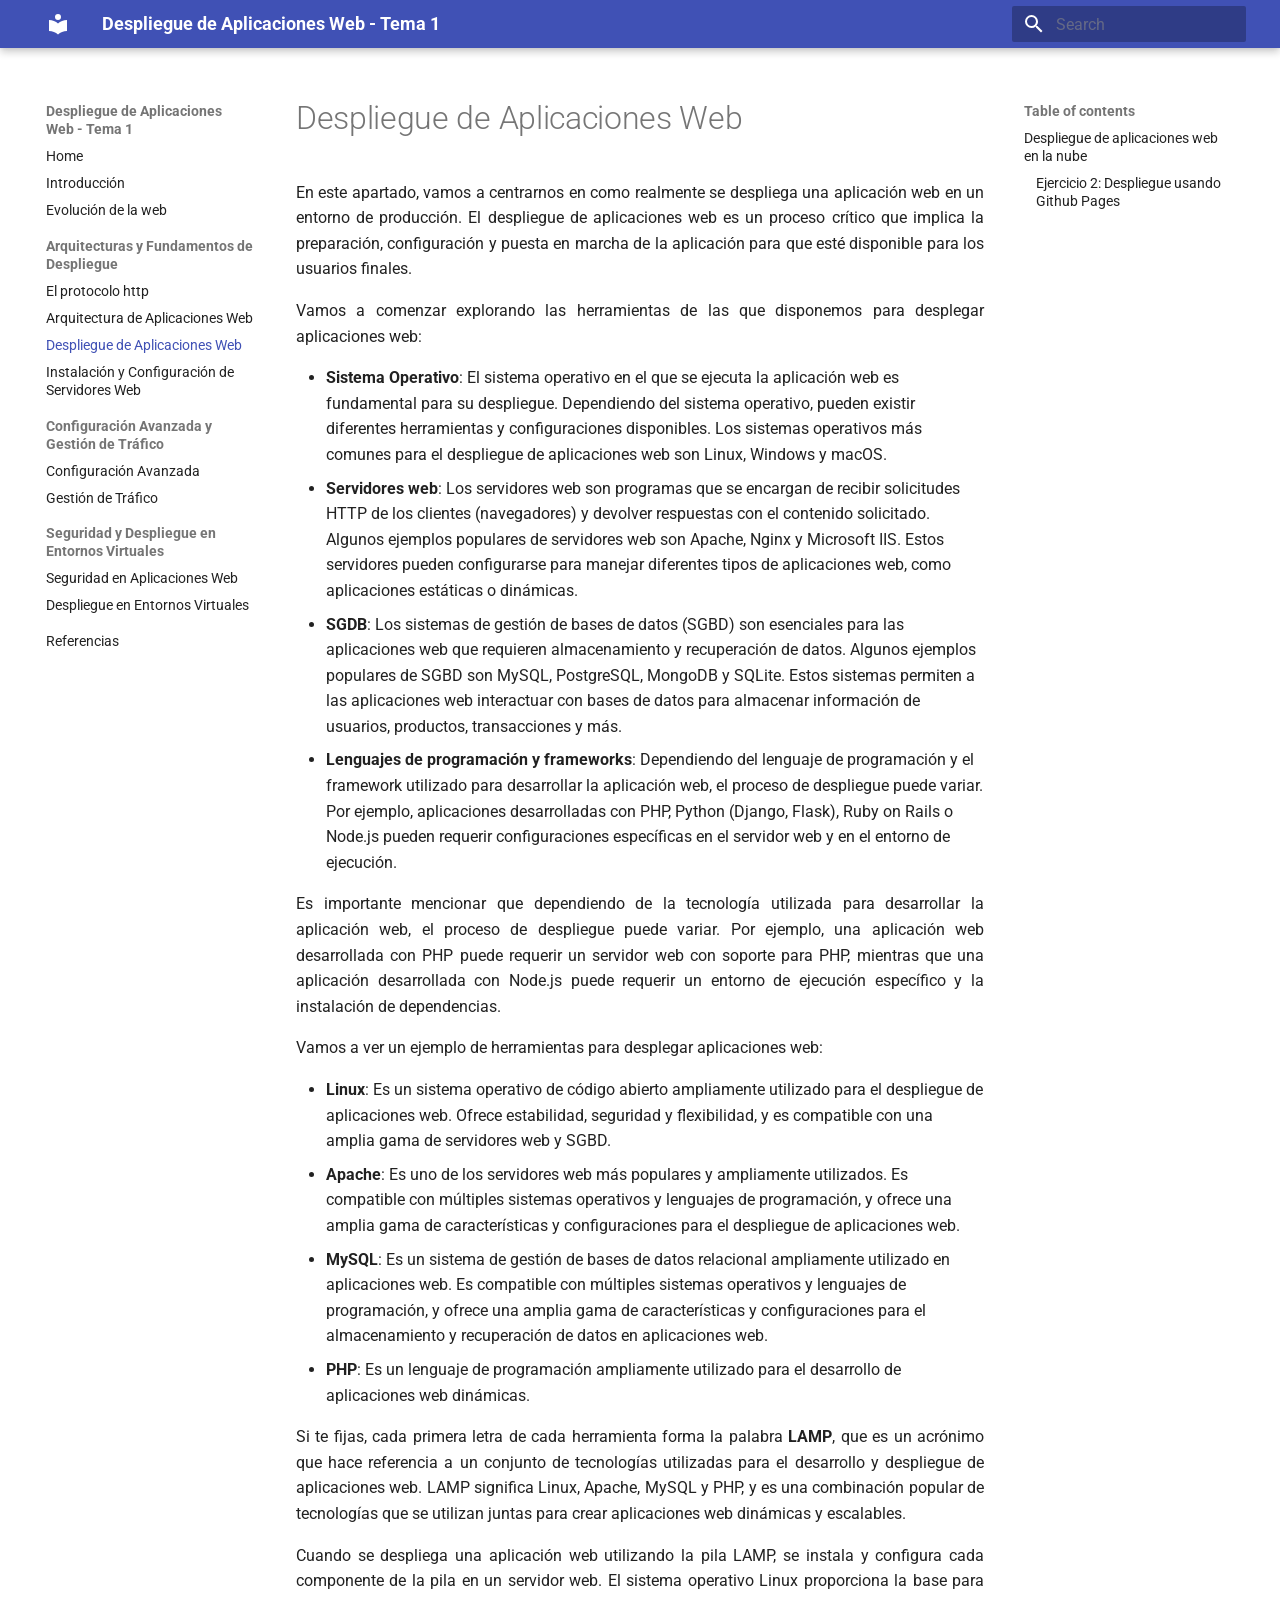
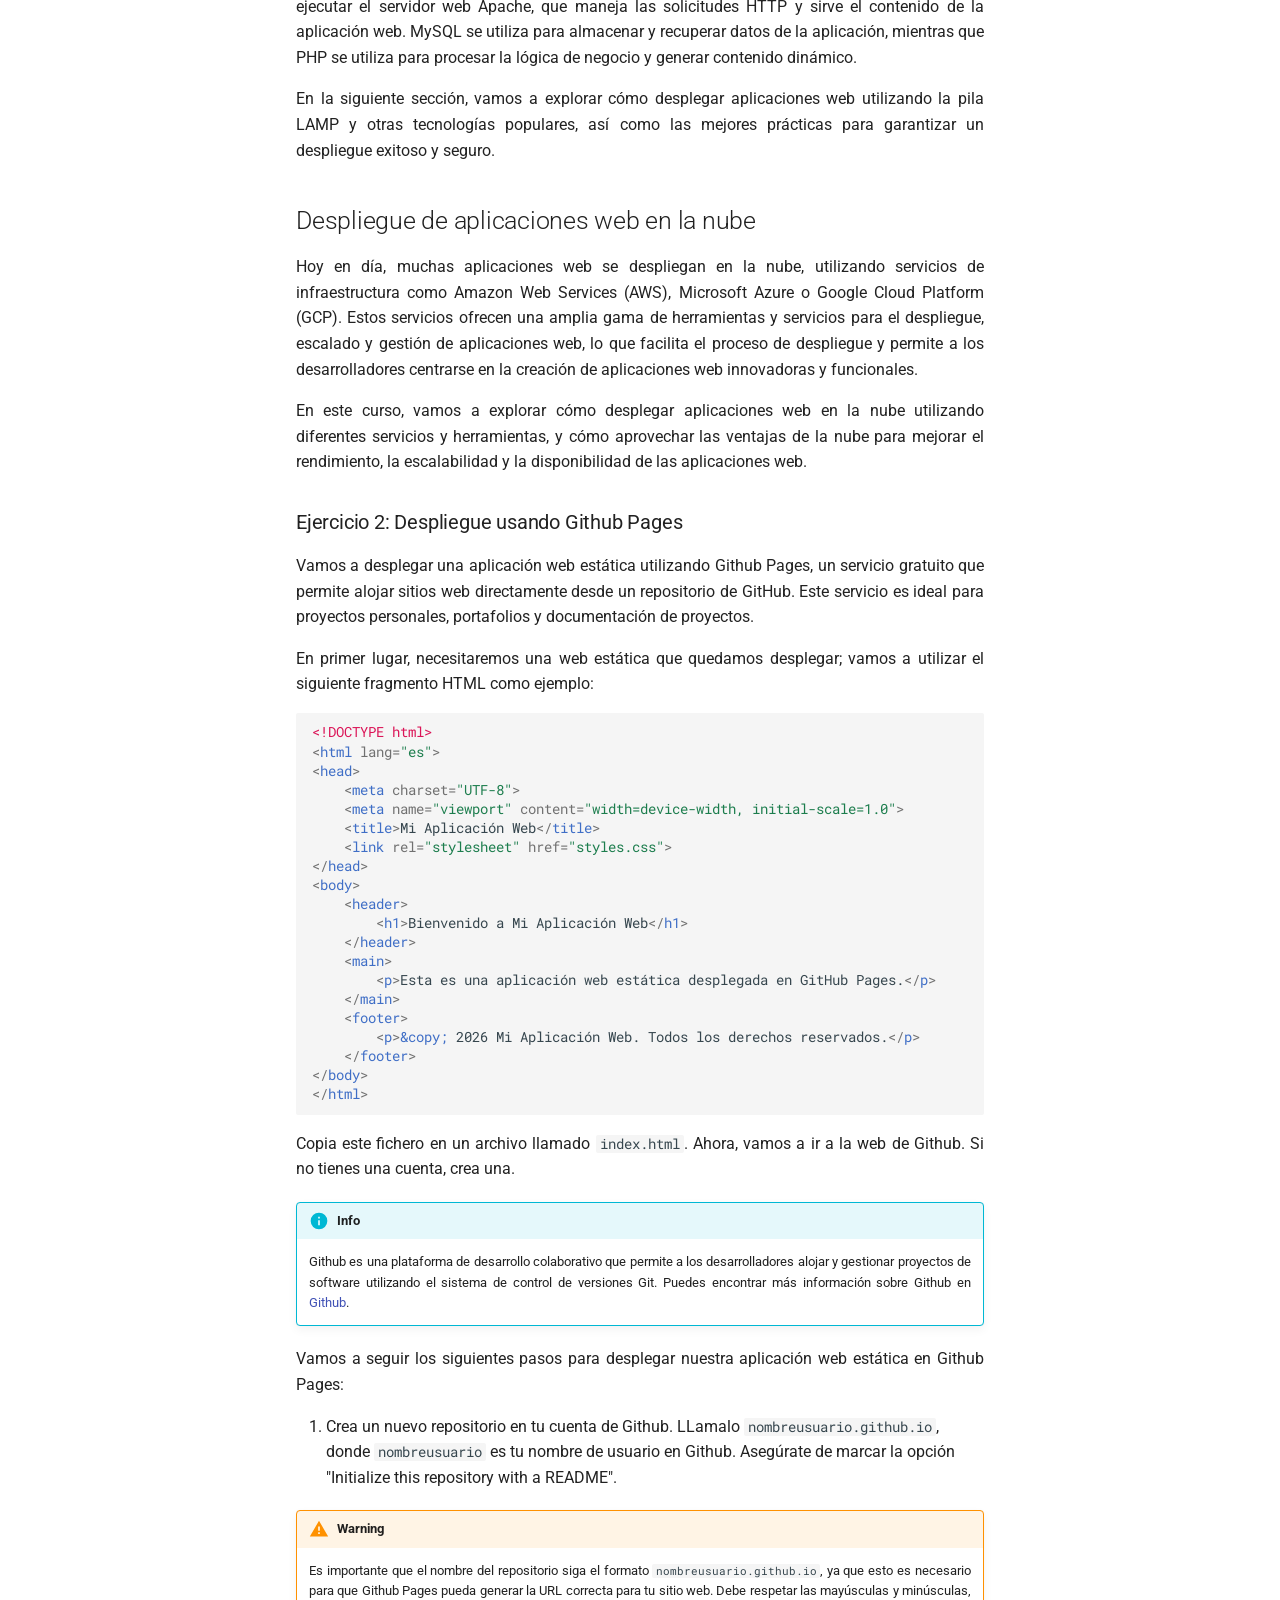
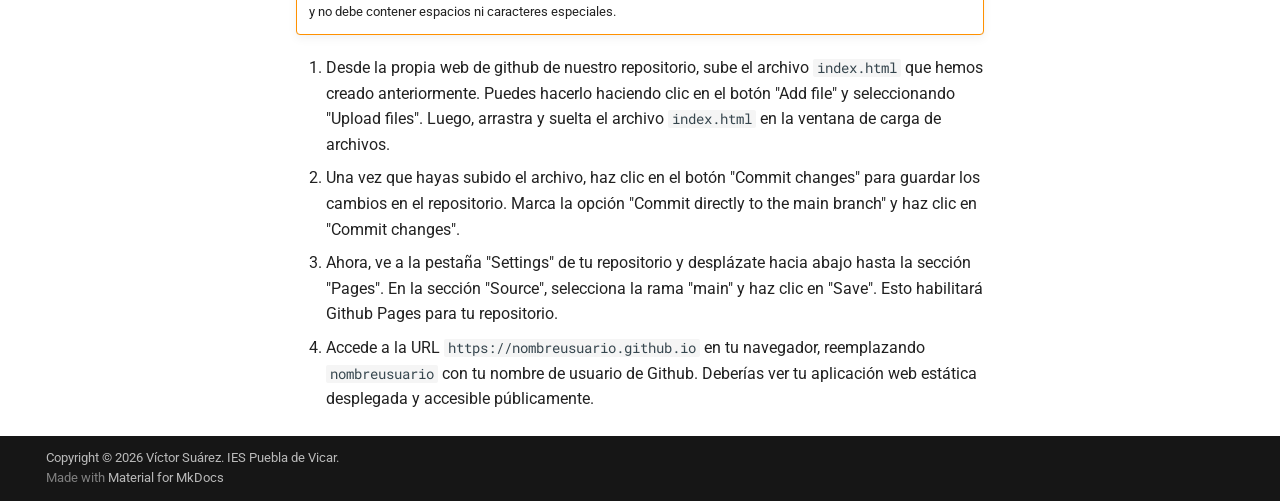
<file: despliegue_aplicaciones_web/index.html>
<!doctype html>
<html lang="en" class="no-js">
  <head>
    
      <meta charset="utf-8">
      <meta name="viewport" content="width=device-width,initial-scale=1">
      
      
      
        <link rel="canonical" href="https://DaWebPuebla.github.io/tema1/despliegue_aplicaciones_web/">
      
      
        <link rel="prev" href="../arquitectura_aplicaciones_web/">
      
      
        <link rel="next" href="../configuracion_servidores_web/">
      
      
        
      
      
      <link rel="icon" href="../assets/images/favicon.png">
      <meta name="generator" content="mkdocs-1.6.1, mkdocs-material-9.7.7">
    
    
      
        <title>Despliegue de Aplicaciones Web - Despliegue de Aplicaciones Web - Tema 1</title>
      
    
    
      <link rel="stylesheet" href="../assets/stylesheets/main.ec1eaa64.min.css">
      
      


    
    
      
    
    
      
        
        
        <link rel="preconnect" href="https://fonts.gstatic.com" crossorigin>
        <link rel="stylesheet" href="https://fonts.googleapis.com/css?family=Roboto:300,300i,400,400i,700,700i%7CRoboto+Mono:400,400i,700,700i&display=fallback">
        <style>:root{--md-text-font:"Roboto";--md-code-font:"Roboto Mono"}</style>
      
    
    
      <link rel="stylesheet" href="../css/styles.css">
    
    <script>__md_scope=new URL("..",location),__md_hash=e=>[...e].reduce(((e,_)=>(e<<5)-e+_.charCodeAt(0)),0),__md_get=(e,_=localStorage,t=__md_scope)=>JSON.parse(_.getItem(t.pathname+"."+e)),__md_set=(e,_,t=localStorage,a=__md_scope)=>{try{t.setItem(a.pathname+"."+e,JSON.stringify(_))}catch(e){}}</script>
    
      

    
    
  </head>
  
  
    <body dir="ltr">
  
    
    <input class="md-toggle" data-md-toggle="drawer" type="checkbox" id="__drawer" autocomplete="off">
    <input class="md-toggle" data-md-toggle="search" type="checkbox" id="__search" autocomplete="off">
    <label class="md-overlay" for="__drawer"></label>
    <div data-md-component="skip">
      
        
        <a href="#despliegue-de-aplicaciones-web" class="md-skip">
          Skip to content
        </a>
      
    </div>
    <div data-md-component="announce">
      
    </div>
    
    
      

  

<header class="md-header md-header--shadow" data-md-component="header">
  <nav class="md-header__inner md-grid" aria-label="Header">
    <a href=".." title="Despliegue de Aplicaciones Web - Tema 1" class="md-header__button md-logo" aria-label="Despliegue de Aplicaciones Web - Tema 1" data-md-component="logo">
      
  
  <svg xmlns="http://www.w3.org/2000/svg" viewBox="0 0 24 24"><path d="M12 8a3 3 0 0 0 3-3 3 3 0 0 0-3-3 3 3 0 0 0-3 3 3 3 0 0 0 3 3m0 3.54C9.64 9.35 6.5 8 3 8v11c3.5 0 6.64 1.35 9 3.54 2.36-2.19 5.5-3.54 9-3.54V8c-3.5 0-6.64 1.35-9 3.54"/></svg>

    </a>
    <label class="md-header__button md-icon" for="__drawer">
      
      <svg xmlns="http://www.w3.org/2000/svg" viewBox="0 0 24 24"><path d="M3 6h18v2H3zm0 5h18v2H3zm0 5h18v2H3z"/></svg>
    </label>
    <div class="md-header__title" data-md-component="header-title">
      <div class="md-header__ellipsis">
        <div class="md-header__topic">
          <span class="md-ellipsis">
            Despliegue de Aplicaciones Web - Tema 1
          </span>
        </div>
        <div class="md-header__topic" data-md-component="header-topic">
          <span class="md-ellipsis">
            
              Despliegue de Aplicaciones Web
            
          </span>
        </div>
      </div>
    </div>
    
    
      <script>var palette=__md_get("__palette");if(palette&&palette.color){if("(prefers-color-scheme)"===palette.color.media){var media=matchMedia("(prefers-color-scheme: light)"),input=document.querySelector(media.matches?"[data-md-color-media='(prefers-color-scheme: light)']":"[data-md-color-media='(prefers-color-scheme: dark)']");palette.color.media=input.getAttribute("data-md-color-media"),palette.color.scheme=input.getAttribute("data-md-color-scheme"),palette.color.primary=input.getAttribute("data-md-color-primary"),palette.color.accent=input.getAttribute("data-md-color-accent")}for(var[key,value]of Object.entries(palette.color))document.body.setAttribute("data-md-color-"+key,value)}</script>
    
    
    
      
      
        <label class="md-header__button md-icon" for="__search">
          
          <svg xmlns="http://www.w3.org/2000/svg" viewBox="0 0 24 24"><path d="M9.5 3A6.5 6.5 0 0 1 16 9.5c0 1.61-.59 3.09-1.56 4.23l.27.27h.79l5 5-1.5 1.5-5-5v-.79l-.27-.27A6.52 6.52 0 0 1 9.5 16 6.5 6.5 0 0 1 3 9.5 6.5 6.5 0 0 1 9.5 3m0 2C7 5 5 7 5 9.5S7 14 9.5 14 14 12 14 9.5 12 5 9.5 5"/></svg>
        </label>
        <div class="md-search" data-md-component="search" role="dialog">
  <label class="md-search__overlay" for="__search"></label>
  <div class="md-search__inner" role="search">
    <form class="md-search__form" name="search">
      <input type="text" class="md-search__input" name="query" aria-label="Search" placeholder="Search" autocapitalize="off" autocorrect="off" autocomplete="off" spellcheck="false" data-md-component="search-query" required>
      <label class="md-search__icon md-icon" for="__search">
        
        <svg xmlns="http://www.w3.org/2000/svg" viewBox="0 0 24 24"><path d="M9.5 3A6.5 6.5 0 0 1 16 9.5c0 1.61-.59 3.09-1.56 4.23l.27.27h.79l5 5-1.5 1.5-5-5v-.79l-.27-.27A6.52 6.52 0 0 1 9.5 16 6.5 6.5 0 0 1 3 9.5 6.5 6.5 0 0 1 9.5 3m0 2C7 5 5 7 5 9.5S7 14 9.5 14 14 12 14 9.5 12 5 9.5 5"/></svg>
        
        <svg xmlns="http://www.w3.org/2000/svg" viewBox="0 0 24 24"><path d="M20 11v2H8l5.5 5.5-1.42 1.42L4.16 12l7.92-7.92L13.5 5.5 8 11z"/></svg>
      </label>
      <nav class="md-search__options" aria-label="Search">
        
        <button type="reset" class="md-search__icon md-icon" title="Clear" aria-label="Clear" tabindex="-1">
          
          <svg xmlns="http://www.w3.org/2000/svg" viewBox="0 0 24 24"><path d="M19 6.41 17.59 5 12 10.59 6.41 5 5 6.41 10.59 12 5 17.59 6.41 19 12 13.41 17.59 19 19 17.59 13.41 12z"/></svg>
        </button>
      </nav>
      
    </form>
    <div class="md-search__output">
      <div class="md-search__scrollwrap" tabindex="0" data-md-scrollfix>
        <div class="md-search-result" data-md-component="search-result">
          <div class="md-search-result__meta">
            Initializing search
          </div>
          <ol class="md-search-result__list" role="presentation"></ol>
        </div>
      </div>
    </div>
  </div>
</div>
      
    
    
  </nav>
  
</header>
    
    <div class="md-container" data-md-component="container">
      
      
        
          
        
      
      <main class="md-main" data-md-component="main">
        <div class="md-main__inner md-grid">
          
            
              
              <div class="md-sidebar md-sidebar--primary" data-md-component="sidebar" data-md-type="navigation" >
                <div class="md-sidebar__scrollwrap">
                  <div class="md-sidebar__inner">
                    



<nav class="md-nav md-nav--primary" aria-label="Navigation" data-md-level="0">
  <label class="md-nav__title" for="__drawer">
    <a href=".." title="Despliegue de Aplicaciones Web - Tema 1" class="md-nav__button md-logo" aria-label="Despliegue de Aplicaciones Web - Tema 1" data-md-component="logo">
      
  
  <svg xmlns="http://www.w3.org/2000/svg" viewBox="0 0 24 24"><path d="M12 8a3 3 0 0 0 3-3 3 3 0 0 0-3-3 3 3 0 0 0-3 3 3 3 0 0 0 3 3m0 3.54C9.64 9.35 6.5 8 3 8v11c3.5 0 6.64 1.35 9 3.54 2.36-2.19 5.5-3.54 9-3.54V8c-3.5 0-6.64 1.35-9 3.54"/></svg>

    </a>
    Despliegue de Aplicaciones Web - Tema 1
  </label>
  
  <ul class="md-nav__list" data-md-scrollfix>
    
      
      
  
  
  
  
    <li class="md-nav__item">
      <a href=".." class="md-nav__link">
        
  
  
  <span class="md-ellipsis">
    
  
    Home
  

    
  </span>
  
  

      </a>
    </li>
  

    
      
      
  
  
  
  
    <li class="md-nav__item">
      <a href="../introduccion/" class="md-nav__link">
        
  
  
  <span class="md-ellipsis">
    
  
    Introducción
  

    
  </span>
  
  

      </a>
    </li>
  

    
      
      
  
  
  
  
    <li class="md-nav__item">
      <a href="../evolucion_web/" class="md-nav__link">
        
  
  
  <span class="md-ellipsis">
    
  
    Evolución de la web
  

    
  </span>
  
  

      </a>
    </li>
  

    
      
      
  
  
    
  
  
  
    
    
    
    
      
        
        
      
    
    
    <li class="md-nav__item md-nav__item--active md-nav__item--section md-nav__item--nested">
      
        
        
        <input class="md-nav__toggle md-toggle " type="checkbox" id="__nav_4" checked>
        
          
          <label class="md-nav__link" for="__nav_4" id="__nav_4_label" tabindex="">
            
  
  
  <span class="md-ellipsis">
    
  
    Arquitecturas y Fundamentos de Despliegue
  

    
  </span>
  
  

            <span class="md-nav__icon md-icon"></span>
          </label>
        
        <nav class="md-nav" data-md-level="1" aria-labelledby="__nav_4_label" aria-expanded="true">
          <label class="md-nav__title" for="__nav_4">
            <span class="md-nav__icon md-icon"></span>
            
  
    Arquitecturas y Fundamentos de Despliegue
  

          </label>
          <ul class="md-nav__list" data-md-scrollfix>
            
              
                
  
  
  
  
    <li class="md-nav__item">
      <a href="../protocolo_http/" class="md-nav__link">
        
  
  
  <span class="md-ellipsis">
    
  
    El protocolo http
  

    
  </span>
  
  

      </a>
    </li>
  

              
            
              
                
  
  
  
  
    <li class="md-nav__item">
      <a href="../arquitectura_aplicaciones_web/" class="md-nav__link">
        
  
  
  <span class="md-ellipsis">
    
  
    Arquitectura de Aplicaciones Web
  

    
  </span>
  
  

      </a>
    </li>
  

              
            
              
                
  
  
    
  
  
  
    <li class="md-nav__item md-nav__item--active">
      
      <input class="md-nav__toggle md-toggle" type="checkbox" id="__toc">
      
      
        
      
      
        <label class="md-nav__link md-nav__link--active" for="__toc">
          
  
  
  <span class="md-ellipsis">
    
  
    Despliegue de Aplicaciones Web
  

    
  </span>
  
  

          <span class="md-nav__icon md-icon"></span>
        </label>
      
      <a href="./" class="md-nav__link md-nav__link--active">
        
  
  
  <span class="md-ellipsis">
    
  
    Despliegue de Aplicaciones Web
  

    
  </span>
  
  

      </a>
      
        

<nav class="md-nav md-nav--secondary" aria-label="Table of contents">
  
  
  
    
  
  
    <label class="md-nav__title" for="__toc">
      <span class="md-nav__icon md-icon"></span>
      Table of contents
    </label>
    <ul class="md-nav__list" data-md-component="toc" data-md-scrollfix>
      
        <li class="md-nav__item">
  <a href="#despliegue-de-aplicaciones-web-en-la-nube" class="md-nav__link">
    <span class="md-ellipsis">
      
        Despliegue de aplicaciones web en la nube
      
    </span>
  </a>
  
    <nav class="md-nav" aria-label="Despliegue de aplicaciones web en la nube">
      <ul class="md-nav__list">
        
          <li class="md-nav__item">
  <a href="#ejercicio-2-despliegue-usando-github-pages" class="md-nav__link">
    <span class="md-ellipsis">
      
        Ejercicio 2: Despliegue usando Github Pages
      
    </span>
  </a>
  
</li>
        
      </ul>
    </nav>
  
</li>
      
    </ul>
  
</nav>
      
    </li>
  

              
            
              
                
  
  
  
  
    <li class="md-nav__item">
      <a href="../configuracion_servidores_web/" class="md-nav__link">
        
  
  
  <span class="md-ellipsis">
    
  
    Instalación y Configuración de Servidores Web
  

    
  </span>
  
  

      </a>
    </li>
  

              
            
          </ul>
        </nav>
      
    </li>
  

    
      
      
  
  
  
  
    
    
    
    
      
        
        
      
    
    
    <li class="md-nav__item md-nav__item--section md-nav__item--nested">
      
        
        
        <input class="md-nav__toggle md-toggle " type="checkbox" id="__nav_5" >
        
          
          <label class="md-nav__link" for="__nav_5" id="__nav_5_label" tabindex="">
            
  
  
  <span class="md-ellipsis">
    
  
    Configuración Avanzada y Gestión de Tráfico
  

    
  </span>
  
  

            <span class="md-nav__icon md-icon"></span>
          </label>
        
        <nav class="md-nav" data-md-level="1" aria-labelledby="__nav_5_label" aria-expanded="false">
          <label class="md-nav__title" for="__nav_5">
            <span class="md-nav__icon md-icon"></span>
            
  
    Configuración Avanzada y Gestión de Tráfico
  

          </label>
          <ul class="md-nav__list" data-md-scrollfix>
            
              
                
  
  
  
  
    <li class="md-nav__item">
      <a href="../configuracion_avanzada/" class="md-nav__link">
        
  
  
  <span class="md-ellipsis">
    
  
    Configuración Avanzada
  

    
  </span>
  
  

      </a>
    </li>
  

              
            
              
                
  
  
  
  
    <li class="md-nav__item">
      <a href="../gestion_trafico/" class="md-nav__link">
        
  
  
  <span class="md-ellipsis">
    
  
    Gestión de Tráfico
  

    
  </span>
  
  

      </a>
    </li>
  

              
            
          </ul>
        </nav>
      
    </li>
  

    
      
      
  
  
  
  
    
    
    
    
      
        
        
      
    
    
    <li class="md-nav__item md-nav__item--section md-nav__item--nested">
      
        
        
        <input class="md-nav__toggle md-toggle " type="checkbox" id="__nav_6" >
        
          
          <label class="md-nav__link" for="__nav_6" id="__nav_6_label" tabindex="">
            
  
  
  <span class="md-ellipsis">
    
  
    Seguridad y Despliegue en Entornos Virtuales
  

    
  </span>
  
  

            <span class="md-nav__icon md-icon"></span>
          </label>
        
        <nav class="md-nav" data-md-level="1" aria-labelledby="__nav_6_label" aria-expanded="false">
          <label class="md-nav__title" for="__nav_6">
            <span class="md-nav__icon md-icon"></span>
            
  
    Seguridad y Despliegue en Entornos Virtuales
  

          </label>
          <ul class="md-nav__list" data-md-scrollfix>
            
              
                
  
  
  
  
    <li class="md-nav__item">
      <a href="../seguridad_aplicaciones_web/" class="md-nav__link">
        
  
  
  <span class="md-ellipsis">
    
  
    Seguridad en Aplicaciones Web
  

    
  </span>
  
  

      </a>
    </li>
  

              
            
              
                
  
  
  
  
    <li class="md-nav__item">
      <a href="../despliegue_entornos_virtuales/" class="md-nav__link">
        
  
  
  <span class="md-ellipsis">
    
  
    Despliegue en Entornos Virtuales
  

    
  </span>
  
  

      </a>
    </li>
  

              
            
          </ul>
        </nav>
      
    </li>
  

    
      
      
  
  
  
  
    <li class="md-nav__item">
      <a href="../referencias/" class="md-nav__link">
        
  
  
  <span class="md-ellipsis">
    
  
    Referencias
  

    
  </span>
  
  

      </a>
    </li>
  

    
  </ul>
</nav>
                  </div>
                </div>
              </div>
            
            
              
              <div class="md-sidebar md-sidebar--secondary" data-md-component="sidebar" data-md-type="toc" >
                <div class="md-sidebar__scrollwrap">
                  <div class="md-sidebar__inner">
                    

<nav class="md-nav md-nav--secondary" aria-label="Table of contents">
  
  
  
    
  
  
    <label class="md-nav__title" for="__toc">
      <span class="md-nav__icon md-icon"></span>
      Table of contents
    </label>
    <ul class="md-nav__list" data-md-component="toc" data-md-scrollfix>
      
        <li class="md-nav__item">
  <a href="#despliegue-de-aplicaciones-web-en-la-nube" class="md-nav__link">
    <span class="md-ellipsis">
      
        Despliegue de aplicaciones web en la nube
      
    </span>
  </a>
  
    <nav class="md-nav" aria-label="Despliegue de aplicaciones web en la nube">
      <ul class="md-nav__list">
        
          <li class="md-nav__item">
  <a href="#ejercicio-2-despliegue-usando-github-pages" class="md-nav__link">
    <span class="md-ellipsis">
      
        Ejercicio 2: Despliegue usando Github Pages
      
    </span>
  </a>
  
</li>
        
      </ul>
    </nav>
  
</li>
      
    </ul>
  
</nav>
                  </div>
                </div>
              </div>
            
          
          
            <div class="md-content" data-md-component="content">
              
              <article class="md-content__inner md-typeset">
                
                  



<h1 id="despliegue-de-aplicaciones-web">Despliegue de Aplicaciones Web</h1>
<p>En este apartado, vamos a centrarnos en como realmente se despliega una aplicación web en un entorno de producción. El despliegue de aplicaciones web es un proceso crítico que implica la preparación, configuración y puesta en marcha de la aplicación para que esté disponible para los usuarios finales.</p>
<p>Vamos a comenzar explorando las herramientas de las que disponemos para desplegar aplicaciones web:</p>
<ul>
<li><strong>Sistema Operativo</strong>: El sistema operativo en el que se ejecuta la aplicación web es fundamental para su despliegue. Dependiendo del sistema operativo, pueden existir diferentes herramientas y configuraciones disponibles. Los sistemas operativos más comunes para el despliegue de aplicaciones web son Linux, Windows y macOS.</li>
<li><strong>Servidores web</strong>: Los servidores web son programas que se encargan de recibir solicitudes HTTP de los clientes (navegadores) y devolver respuestas con el contenido solicitado. Algunos ejemplos populares de servidores web son Apache, Nginx y Microsoft IIS. Estos servidores pueden configurarse para manejar diferentes tipos de aplicaciones web, como aplicaciones estáticas o dinámicas.</li>
<li><strong>SGDB</strong>: Los sistemas de gestión de bases de datos (SGBD) son esenciales para las aplicaciones web que requieren almacenamiento y recuperación de datos. Algunos ejemplos populares de SGBD son MySQL, PostgreSQL, MongoDB y SQLite. Estos sistemas permiten a las aplicaciones web interactuar con bases de datos para almacenar información de usuarios, productos, transacciones y más.</li>
<li><strong>Lenguajes de programación y frameworks</strong>: Dependiendo del lenguaje de programación y el framework utilizado para desarrollar la aplicación web, el proceso de despliegue puede variar. Por ejemplo, aplicaciones desarrolladas con PHP, Python (Django, Flask), Ruby on Rails o Node.js pueden requerir configuraciones específicas en el servidor web y en el entorno de ejecución.</li>
</ul>
<p>Es importante mencionar que dependiendo de la tecnología utilizada para desarrollar la aplicación web, el proceso de despliegue puede variar. Por ejemplo, una aplicación web desarrollada con PHP puede requerir un servidor web con soporte para PHP, mientras que una aplicación desarrollada con Node.js puede requerir un entorno de ejecución específico y la instalación de dependencias.</p>
<p>Vamos a ver un ejemplo de herramientas para desplegar aplicaciones web:</p>
<ul>
<li><strong>Linux</strong>: Es un sistema operativo de código abierto ampliamente utilizado para el despliegue de aplicaciones web. Ofrece estabilidad, seguridad y flexibilidad, y es compatible con una amplia gama de servidores web y SGBD.</li>
<li><strong>Apache</strong>: Es uno de los servidores web más populares y ampliamente utilizados. Es compatible con múltiples sistemas operativos y lenguajes de programación, y ofrece una amplia gama de características y configuraciones para el despliegue de aplicaciones web.</li>
<li><strong>MySQL</strong>: Es un sistema de gestión de bases de datos relacional ampliamente utilizado en aplicaciones web. Es compatible con múltiples sistemas operativos y lenguajes de programación, y ofrece una amplia gama de características y configuraciones para el almacenamiento y recuperación de datos en aplicaciones web.</li>
<li><strong>PHP</strong>: Es un lenguaje de programación ampliamente utilizado para el desarrollo de aplicaciones web dinámicas.   </li>
</ul>
<p>Si te fijas, cada primera letra de cada herramienta forma la palabra <strong>LAMP</strong>, que es un acrónimo que hace referencia a un conjunto de tecnologías utilizadas para el desarrollo y despliegue de aplicaciones web. LAMP significa Linux, Apache, MySQL y PHP, y es una combinación popular de tecnologías que se utilizan juntas para crear aplicaciones web dinámicas y escalables.</p>
<p>Cuando se despliega una aplicación web utilizando la pila LAMP, se instala y configura cada componente de la pila en un servidor web. El sistema operativo Linux proporciona la base para ejecutar el servidor web Apache, que maneja las solicitudes HTTP y sirve el contenido de la aplicación web. MySQL se utiliza para almacenar y recuperar datos de la aplicación, mientras que PHP se utiliza para procesar la lógica de negocio y generar contenido dinámico.</p>
<p>En la siguiente sección, vamos a explorar cómo desplegar aplicaciones web utilizando la pila LAMP y otras tecnologías populares, así como las mejores prácticas para garantizar un despliegue exitoso y seguro.</p>
<h2 id="despliegue-de-aplicaciones-web-en-la-nube">Despliegue de aplicaciones web en la nube</h2>
<p>Hoy en día, muchas aplicaciones web se despliegan en la nube, utilizando servicios de infraestructura como Amazon Web Services (AWS), Microsoft Azure o Google Cloud Platform (GCP). Estos servicios ofrecen una amplia gama de herramientas y servicios para el despliegue, escalado y gestión de aplicaciones web, lo que facilita el proceso de despliegue y permite a los desarrolladores centrarse en la creación de aplicaciones web innovadoras y funcionales.</p>
<p>En este curso, vamos a explorar cómo desplegar aplicaciones web en la nube utilizando diferentes servicios y herramientas, y cómo aprovechar las ventajas de la nube para mejorar el rendimiento, la escalabilidad y la disponibilidad de las aplicaciones web.</p>
<h3 id="ejercicio-2-despliegue-usando-github-pages">Ejercicio 2: Despliegue usando Github Pages</h3>
<p>Vamos a desplegar una aplicación web estática utilizando Github Pages, un servicio gratuito que permite alojar sitios web directamente desde un repositorio de GitHub. Este servicio es ideal para proyectos personales, portafolios y documentación de proyectos.</p>
<p>En primer lugar, necesitaremos una web estática que quedamos desplegar; vamos a utilizar el siguiente fragmento HTML como ejemplo:</p>
<div class="highlight"><pre><span></span><code><span class="cp">&lt;!DOCTYPE html&gt;</span>
<span class="p">&lt;</span><span class="nt">html</span> <span class="na">lang</span><span class="o">=</span><span class="s">"es"</span><span class="p">&gt;</span>
<span class="p">&lt;</span><span class="nt">head</span><span class="p">&gt;</span>
    <span class="p">&lt;</span><span class="nt">meta</span> <span class="na">charset</span><span class="o">=</span><span class="s">"UTF-8"</span><span class="p">&gt;</span>
    <span class="p">&lt;</span><span class="nt">meta</span> <span class="na">name</span><span class="o">=</span><span class="s">"viewport"</span> <span class="na">content</span><span class="o">=</span><span class="s">"width=device-width, initial-scale=1.0"</span><span class="p">&gt;</span>
    <span class="p">&lt;</span><span class="nt">title</span><span class="p">&gt;</span>Mi Aplicación Web<span class="p">&lt;/</span><span class="nt">title</span><span class="p">&gt;</span>
    <span class="p">&lt;</span><span class="nt">link</span> <span class="na">rel</span><span class="o">=</span><span class="s">"stylesheet"</span> <span class="na">href</span><span class="o">=</span><span class="s">"styles.css"</span><span class="p">&gt;</span>
<span class="p">&lt;/</span><span class="nt">head</span><span class="p">&gt;</span>
<span class="p">&lt;</span><span class="nt">body</span><span class="p">&gt;</span>
    <span class="p">&lt;</span><span class="nt">header</span><span class="p">&gt;</span>
        <span class="p">&lt;</span><span class="nt">h1</span><span class="p">&gt;</span>Bienvenido a Mi Aplicación Web<span class="p">&lt;/</span><span class="nt">h1</span><span class="p">&gt;</span>
    <span class="p">&lt;/</span><span class="nt">header</span><span class="p">&gt;</span>
    <span class="p">&lt;</span><span class="nt">main</span><span class="p">&gt;</span>
        <span class="p">&lt;</span><span class="nt">p</span><span class="p">&gt;</span>Esta es una aplicación web estática desplegada en GitHub Pages.<span class="p">&lt;/</span><span class="nt">p</span><span class="p">&gt;</span>
    <span class="p">&lt;/</span><span class="nt">main</span><span class="p">&gt;</span>
    <span class="p">&lt;</span><span class="nt">footer</span><span class="p">&gt;</span>
        <span class="p">&lt;</span><span class="nt">p</span><span class="p">&gt;</span><span class="ni">&amp;copy;</span> 2026 Mi Aplicación Web. Todos los derechos reservados.<span class="p">&lt;/</span><span class="nt">p</span><span class="p">&gt;</span>
    <span class="p">&lt;/</span><span class="nt">footer</span><span class="p">&gt;</span>
<span class="p">&lt;/</span><span class="nt">body</span><span class="p">&gt;</span>
<span class="p">&lt;/</span><span class="nt">html</span><span class="p">&gt;</span>
</code></pre></div>
<p>Copia este fichero en un archivo llamado <code>index.html</code>. Ahora, vamos a ir a la web de Github. Si no tienes una cuenta, crea una.</p>
<div class="admonition info">
<p class="admonition-title">Info</p>
<p>Github es una plataforma de desarrollo colaborativo que permite a los desarrolladores alojar y gestionar proyectos de software utilizando el sistema de control de versiones Git. Puedes encontrar más información sobre Github en <a href="https://github.com">Github</a>.</p>
</div>
<p>Vamos a seguir los siguientes pasos para desplegar nuestra aplicación web estática en Github Pages:</p>
<ol>
<li>Crea un nuevo repositorio en tu cuenta de Github. LLamalo <code>nombreusuario.github.io</code>, donde <code>nombreusuario</code> es tu nombre de usuario en Github. Asegúrate de marcar la opción "Initialize this repository with a README".</li>
</ol>
<div class="admonition warning">
<p class="admonition-title">Warning</p>
<p>Es importante que el nombre del repositorio siga el formato <code>nombreusuario.github.io</code>, ya que esto es necesario para que Github Pages pueda generar la URL correcta para tu sitio web. Debe respetar las mayúsculas y minúsculas, y no debe contener espacios ni caracteres especiales.</p>
</div>
<ol>
<li>Desde la propia web de github de nuestro repositorio, sube el archivo <code>index.html</code> que hemos creado anteriormente. Puedes hacerlo haciendo clic en el botón "Add file" y seleccionando "Upload files". Luego, arrastra y suelta el archivo <code>index.html</code> en la ventana de carga de archivos.</li>
<li>Una vez que hayas subido el archivo, haz clic en el botón "Commit changes" para guardar los cambios en el repositorio. Marca la opción "Commit directly to the main branch" y haz clic en "Commit changes".</li>
<li>Ahora, ve a la pestaña "Settings" de tu repositorio y desplázate hacia abajo hasta la sección "Pages". En la sección "Source", selecciona la rama "main" y haz clic en "Save". Esto habilitará Github Pages para tu repositorio.</li>
<li>Accede a la URL <code>https://nombreusuario.github.io</code> en tu navegador, reemplazando <code>nombreusuario</code> con tu nombre de usuario de Github. Deberías ver tu aplicación web estática desplegada y accesible públicamente.</li>
</ol>












                
              </article>
            </div>
          
          
<script>var target=document.getElementById(location.hash.slice(1));target&&target.name&&(target.checked=target.name.startsWith("__tabbed_"))</script>
        </div>
        
          <button type="button" class="md-top md-icon" data-md-component="top" hidden>
  
  <svg xmlns="http://www.w3.org/2000/svg" viewBox="0 0 24 24"><path d="M13 20h-2V8l-5.5 5.5-1.42-1.42L12 4.16l7.92 7.92-1.42 1.42L13 8z"/></svg>
  Back to top
</button>
        
      </main>
      
        <footer class="md-footer">
  
  <div class="md-footer-meta md-typeset">
    <div class="md-footer-meta__inner md-grid">
      <div class="md-copyright">
  
    <div class="md-copyright__highlight">
      Copyright &copy; 2026 Víctor Suárez. IES Puebla de Vicar.
    </div>
  
  
    Made with
    <a href="https://squidfunk.github.io/mkdocs-material/" target="_blank" rel="noopener">
      Material for MkDocs
    </a>
  
</div>
      
    </div>
  </div>
</footer>
      
    </div>
    <div class="md-dialog" data-md-component="dialog">
      <div class="md-dialog__inner md-typeset"></div>
    </div>
    
    
    
      
      
      <script id="__config" type="application/json">{"annotate": null, "base": "..", "features": ["navigation.top", "navigation.sections"], "search": "../assets/javascripts/workers/search.2c215733.min.js", "tags": null, "translations": {"clipboard.copied": "Copied to clipboard", "clipboard.copy": "Copy to clipboard", "search.result.more.one": "1 more on this page", "search.result.more.other": "# more on this page", "search.result.none": "No matching documents", "search.result.one": "1 matching document", "search.result.other": "# matching documents", "search.result.placeholder": "Type to start searching", "search.result.term.missing": "Missing", "select.version": "Select version"}, "version": null}</script>
    
    
      <script src="../assets/javascripts/bundle.d7400e89.min.js"></script>
      
    
  </body>
</html>
</file>
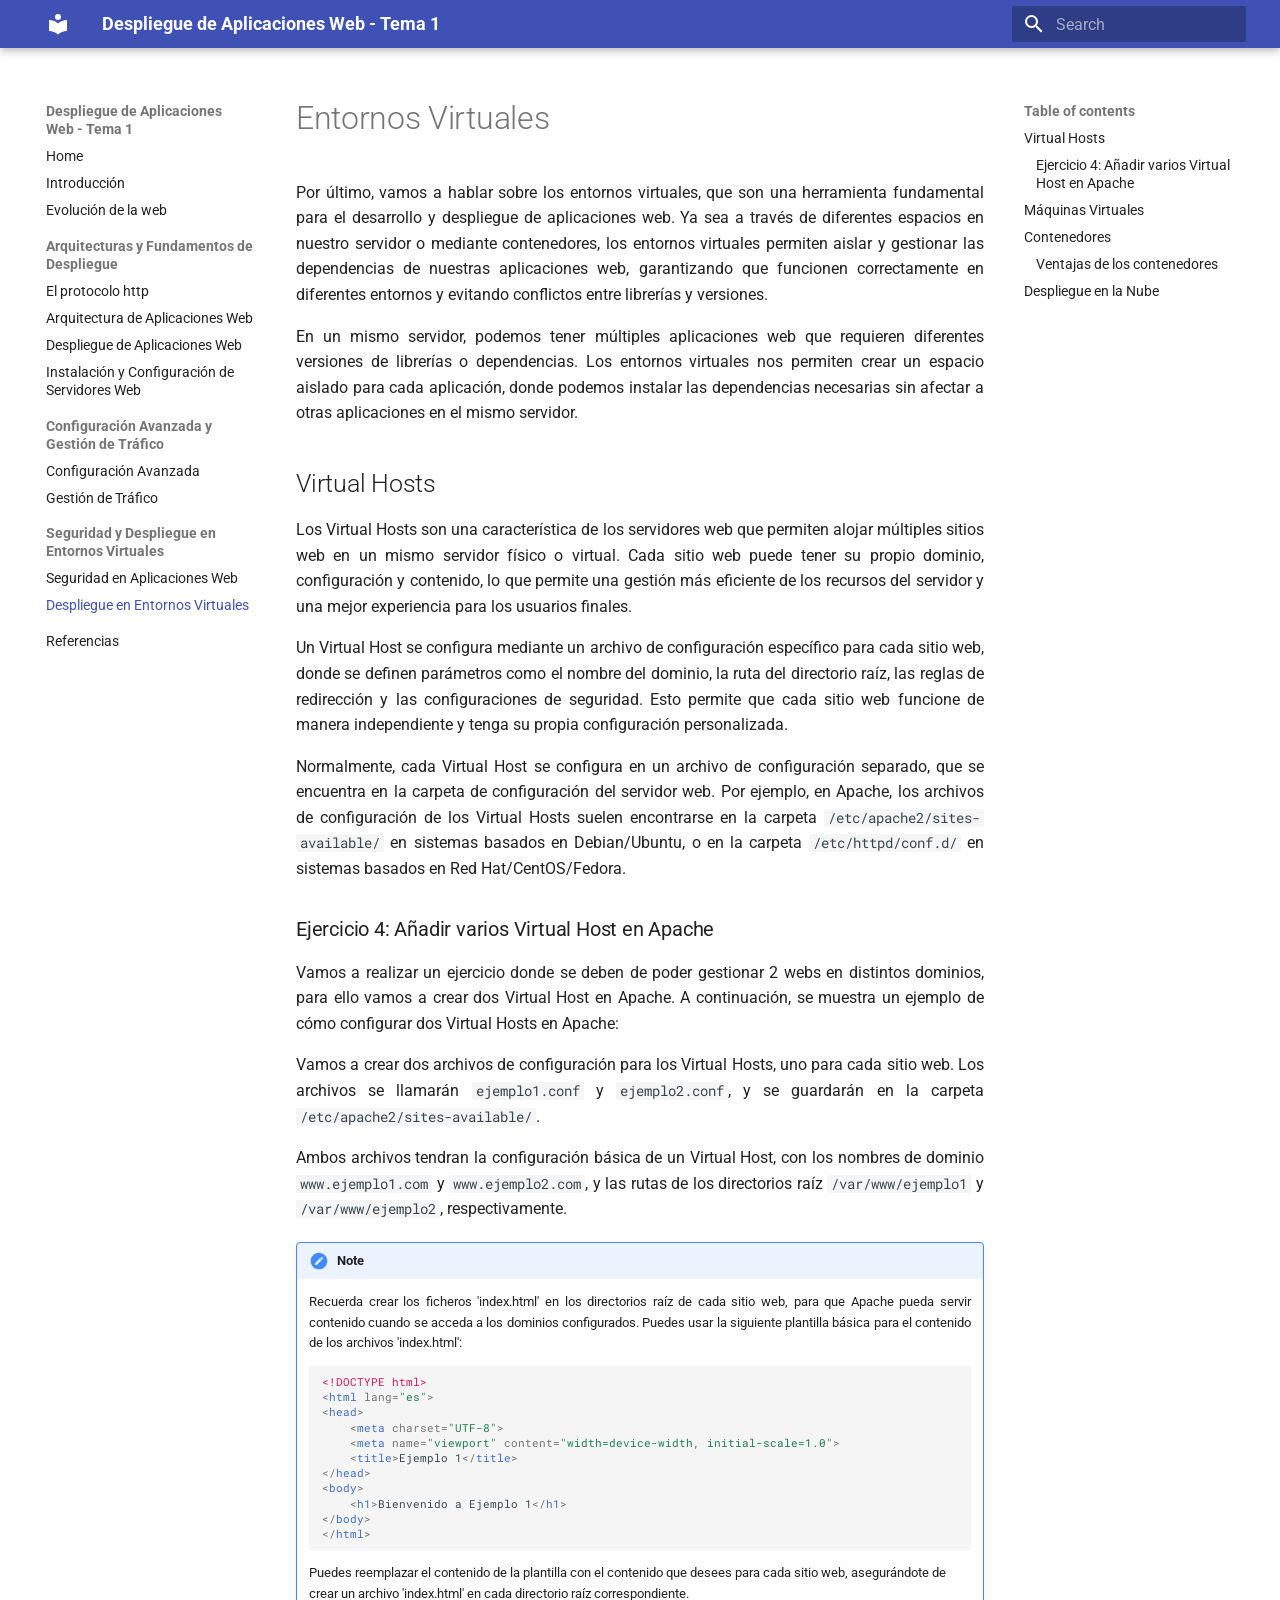
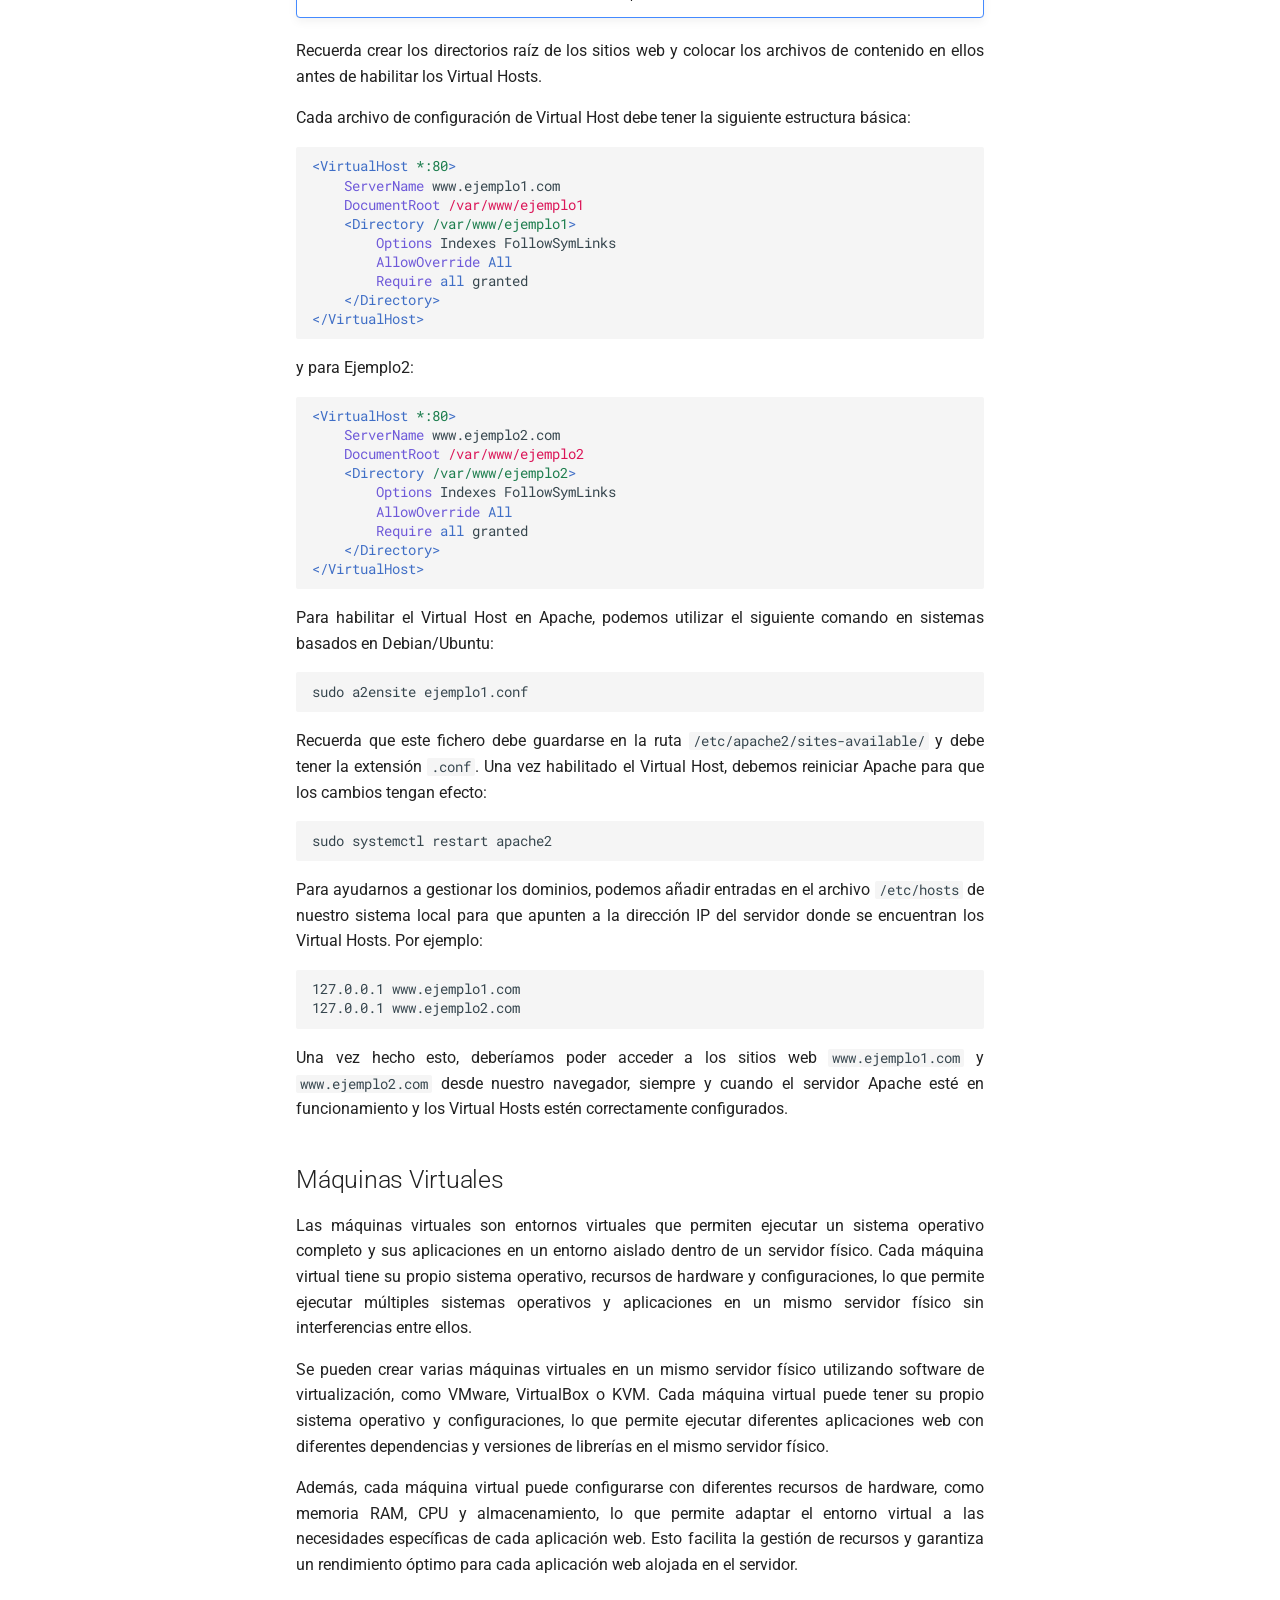
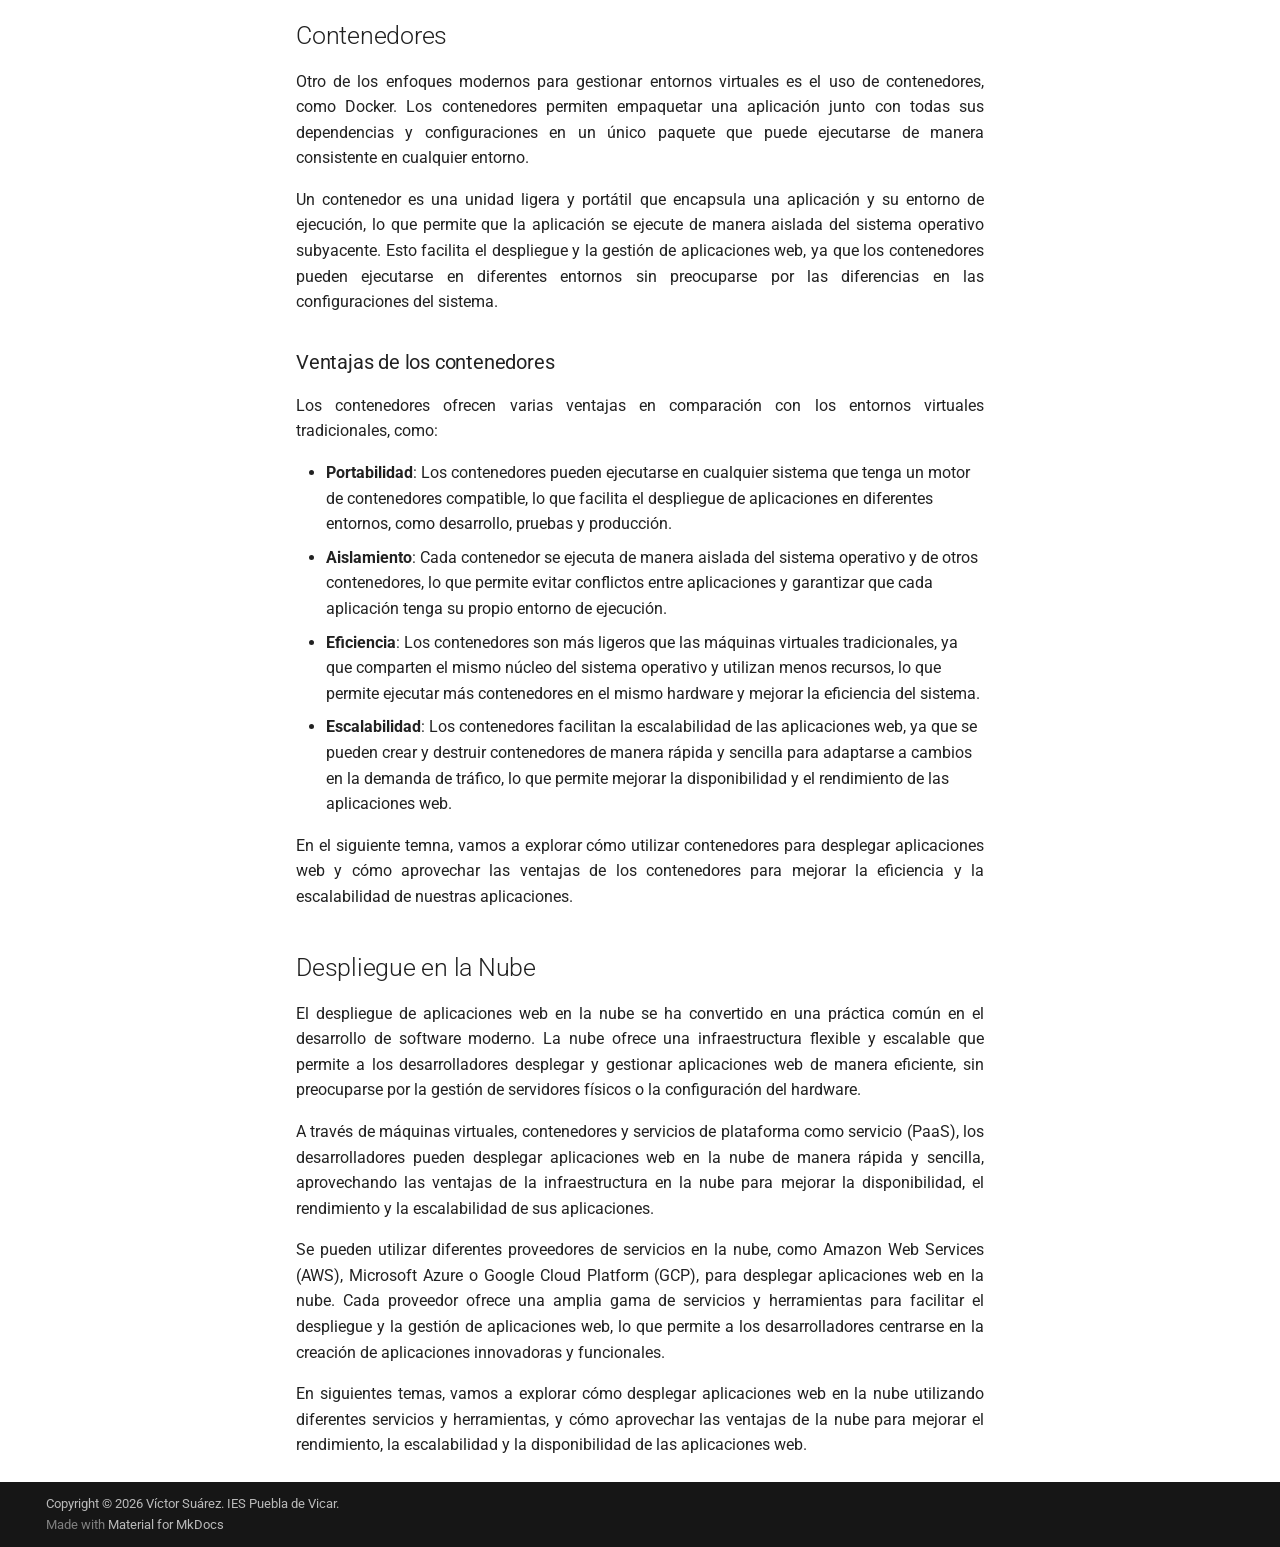
<file: despliegue_entornos_virtuales/index.html>
<!doctype html>
<html lang="en" class="no-js">
  <head>
    
      <meta charset="utf-8">
      <meta name="viewport" content="width=device-width,initial-scale=1">
      
      
      
        <link rel="canonical" href="https://DaWebPuebla.github.io/tema1/despliegue_entornos_virtuales/">
      
      
        <link rel="prev" href="../seguridad_aplicaciones_web/">
      
      
        <link rel="next" href="../referencias/">
      
      
        
      
      
      <link rel="icon" href="../assets/images/favicon.png">
      <meta name="generator" content="mkdocs-1.6.1, mkdocs-material-9.7.7">
    
    
      
        <title>Despliegue en Entornos Virtuales - Despliegue de Aplicaciones Web - Tema 1</title>
      
    
    
      <link rel="stylesheet" href="../assets/stylesheets/main.ec1eaa64.min.css">
      
      


    
    
      
    
    
      
        
        
        <link rel="preconnect" href="https://fonts.gstatic.com" crossorigin>
        <link rel="stylesheet" href="https://fonts.googleapis.com/css?family=Roboto:300,300i,400,400i,700,700i%7CRoboto+Mono:400,400i,700,700i&display=fallback">
        <style>:root{--md-text-font:"Roboto";--md-code-font:"Roboto Mono"}</style>
      
    
    
      <link rel="stylesheet" href="../css/styles.css">
    
    <script>__md_scope=new URL("..",location),__md_hash=e=>[...e].reduce(((e,_)=>(e<<5)-e+_.charCodeAt(0)),0),__md_get=(e,_=localStorage,t=__md_scope)=>JSON.parse(_.getItem(t.pathname+"."+e)),__md_set=(e,_,t=localStorage,a=__md_scope)=>{try{t.setItem(a.pathname+"."+e,JSON.stringify(_))}catch(e){}}</script>
    
      

    
    
  </head>
  
  
    <body dir="ltr">
  
    
    <input class="md-toggle" data-md-toggle="drawer" type="checkbox" id="__drawer" autocomplete="off">
    <input class="md-toggle" data-md-toggle="search" type="checkbox" id="__search" autocomplete="off">
    <label class="md-overlay" for="__drawer"></label>
    <div data-md-component="skip">
      
        
        <a href="#entornos-virtuales" class="md-skip">
          Skip to content
        </a>
      
    </div>
    <div data-md-component="announce">
      
    </div>
    
    
      

  

<header class="md-header md-header--shadow" data-md-component="header">
  <nav class="md-header__inner md-grid" aria-label="Header">
    <a href=".." title="Despliegue de Aplicaciones Web - Tema 1" class="md-header__button md-logo" aria-label="Despliegue de Aplicaciones Web - Tema 1" data-md-component="logo">
      
  
  <svg xmlns="http://www.w3.org/2000/svg" viewBox="0 0 24 24"><path d="M12 8a3 3 0 0 0 3-3 3 3 0 0 0-3-3 3 3 0 0 0-3 3 3 3 0 0 0 3 3m0 3.54C9.64 9.35 6.5 8 3 8v11c3.5 0 6.64 1.35 9 3.54 2.36-2.19 5.5-3.54 9-3.54V8c-3.5 0-6.64 1.35-9 3.54"/></svg>

    </a>
    <label class="md-header__button md-icon" for="__drawer">
      
      <svg xmlns="http://www.w3.org/2000/svg" viewBox="0 0 24 24"><path d="M3 6h18v2H3zm0 5h18v2H3zm0 5h18v2H3z"/></svg>
    </label>
    <div class="md-header__title" data-md-component="header-title">
      <div class="md-header__ellipsis">
        <div class="md-header__topic">
          <span class="md-ellipsis">
            Despliegue de Aplicaciones Web - Tema 1
          </span>
        </div>
        <div class="md-header__topic" data-md-component="header-topic">
          <span class="md-ellipsis">
            
              Despliegue en Entornos Virtuales
            
          </span>
        </div>
      </div>
    </div>
    
    
      <script>var palette=__md_get("__palette");if(palette&&palette.color){if("(prefers-color-scheme)"===palette.color.media){var media=matchMedia("(prefers-color-scheme: light)"),input=document.querySelector(media.matches?"[data-md-color-media='(prefers-color-scheme: light)']":"[data-md-color-media='(prefers-color-scheme: dark)']");palette.color.media=input.getAttribute("data-md-color-media"),palette.color.scheme=input.getAttribute("data-md-color-scheme"),palette.color.primary=input.getAttribute("data-md-color-primary"),palette.color.accent=input.getAttribute("data-md-color-accent")}for(var[key,value]of Object.entries(palette.color))document.body.setAttribute("data-md-color-"+key,value)}</script>
    
    
    
      
      
        <label class="md-header__button md-icon" for="__search">
          
          <svg xmlns="http://www.w3.org/2000/svg" viewBox="0 0 24 24"><path d="M9.5 3A6.5 6.5 0 0 1 16 9.5c0 1.61-.59 3.09-1.56 4.23l.27.27h.79l5 5-1.5 1.5-5-5v-.79l-.27-.27A6.52 6.52 0 0 1 9.5 16 6.5 6.5 0 0 1 3 9.5 6.5 6.5 0 0 1 9.5 3m0 2C7 5 5 7 5 9.5S7 14 9.5 14 14 12 14 9.5 12 5 9.5 5"/></svg>
        </label>
        <div class="md-search" data-md-component="search" role="dialog">
  <label class="md-search__overlay" for="__search"></label>
  <div class="md-search__inner" role="search">
    <form class="md-search__form" name="search">
      <input type="text" class="md-search__input" name="query" aria-label="Search" placeholder="Search" autocapitalize="off" autocorrect="off" autocomplete="off" spellcheck="false" data-md-component="search-query" required>
      <label class="md-search__icon md-icon" for="__search">
        
        <svg xmlns="http://www.w3.org/2000/svg" viewBox="0 0 24 24"><path d="M9.5 3A6.5 6.5 0 0 1 16 9.5c0 1.61-.59 3.09-1.56 4.23l.27.27h.79l5 5-1.5 1.5-5-5v-.79l-.27-.27A6.52 6.52 0 0 1 9.5 16 6.5 6.5 0 0 1 3 9.5 6.5 6.5 0 0 1 9.5 3m0 2C7 5 5 7 5 9.5S7 14 9.5 14 14 12 14 9.5 12 5 9.5 5"/></svg>
        
        <svg xmlns="http://www.w3.org/2000/svg" viewBox="0 0 24 24"><path d="M20 11v2H8l5.5 5.5-1.42 1.42L4.16 12l7.92-7.92L13.5 5.5 8 11z"/></svg>
      </label>
      <nav class="md-search__options" aria-label="Search">
        
        <button type="reset" class="md-search__icon md-icon" title="Clear" aria-label="Clear" tabindex="-1">
          
          <svg xmlns="http://www.w3.org/2000/svg" viewBox="0 0 24 24"><path d="M19 6.41 17.59 5 12 10.59 6.41 5 5 6.41 10.59 12 5 17.59 6.41 19 12 13.41 17.59 19 19 17.59 13.41 12z"/></svg>
        </button>
      </nav>
      
    </form>
    <div class="md-search__output">
      <div class="md-search__scrollwrap" tabindex="0" data-md-scrollfix>
        <div class="md-search-result" data-md-component="search-result">
          <div class="md-search-result__meta">
            Initializing search
          </div>
          <ol class="md-search-result__list" role="presentation"></ol>
        </div>
      </div>
    </div>
  </div>
</div>
      
    
    
  </nav>
  
</header>
    
    <div class="md-container" data-md-component="container">
      
      
        
          
        
      
      <main class="md-main" data-md-component="main">
        <div class="md-main__inner md-grid">
          
            
              
              <div class="md-sidebar md-sidebar--primary" data-md-component="sidebar" data-md-type="navigation" >
                <div class="md-sidebar__scrollwrap">
                  <div class="md-sidebar__inner">
                    



<nav class="md-nav md-nav--primary" aria-label="Navigation" data-md-level="0">
  <label class="md-nav__title" for="__drawer">
    <a href=".." title="Despliegue de Aplicaciones Web - Tema 1" class="md-nav__button md-logo" aria-label="Despliegue de Aplicaciones Web - Tema 1" data-md-component="logo">
      
  
  <svg xmlns="http://www.w3.org/2000/svg" viewBox="0 0 24 24"><path d="M12 8a3 3 0 0 0 3-3 3 3 0 0 0-3-3 3 3 0 0 0-3 3 3 3 0 0 0 3 3m0 3.54C9.64 9.35 6.5 8 3 8v11c3.5 0 6.64 1.35 9 3.54 2.36-2.19 5.5-3.54 9-3.54V8c-3.5 0-6.64 1.35-9 3.54"/></svg>

    </a>
    Despliegue de Aplicaciones Web - Tema 1
  </label>
  
  <ul class="md-nav__list" data-md-scrollfix>
    
      
      
  
  
  
  
    <li class="md-nav__item">
      <a href=".." class="md-nav__link">
        
  
  
  <span class="md-ellipsis">
    
  
    Home
  

    
  </span>
  
  

      </a>
    </li>
  

    
      
      
  
  
  
  
    <li class="md-nav__item">
      <a href="../introduccion/" class="md-nav__link">
        
  
  
  <span class="md-ellipsis">
    
  
    Introducción
  

    
  </span>
  
  

      </a>
    </li>
  

    
      
      
  
  
  
  
    <li class="md-nav__item">
      <a href="../evolucion_web/" class="md-nav__link">
        
  
  
  <span class="md-ellipsis">
    
  
    Evolución de la web
  

    
  </span>
  
  

      </a>
    </li>
  

    
      
      
  
  
  
  
    
    
    
    
      
        
        
      
    
    
    <li class="md-nav__item md-nav__item--section md-nav__item--nested">
      
        
        
        <input class="md-nav__toggle md-toggle " type="checkbox" id="__nav_4" >
        
          
          <label class="md-nav__link" for="__nav_4" id="__nav_4_label" tabindex="">
            
  
  
  <span class="md-ellipsis">
    
  
    Arquitecturas y Fundamentos de Despliegue
  

    
  </span>
  
  

            <span class="md-nav__icon md-icon"></span>
          </label>
        
        <nav class="md-nav" data-md-level="1" aria-labelledby="__nav_4_label" aria-expanded="false">
          <label class="md-nav__title" for="__nav_4">
            <span class="md-nav__icon md-icon"></span>
            
  
    Arquitecturas y Fundamentos de Despliegue
  

          </label>
          <ul class="md-nav__list" data-md-scrollfix>
            
              
                
  
  
  
  
    <li class="md-nav__item">
      <a href="../protocolo_http/" class="md-nav__link">
        
  
  
  <span class="md-ellipsis">
    
  
    El protocolo http
  

    
  </span>
  
  

      </a>
    </li>
  

              
            
              
                
  
  
  
  
    <li class="md-nav__item">
      <a href="../arquitectura_aplicaciones_web/" class="md-nav__link">
        
  
  
  <span class="md-ellipsis">
    
  
    Arquitectura de Aplicaciones Web
  

    
  </span>
  
  

      </a>
    </li>
  

              
            
              
                
  
  
  
  
    <li class="md-nav__item">
      <a href="../despliegue_aplicaciones_web/" class="md-nav__link">
        
  
  
  <span class="md-ellipsis">
    
  
    Despliegue de Aplicaciones Web
  

    
  </span>
  
  

      </a>
    </li>
  

              
            
              
                
  
  
  
  
    <li class="md-nav__item">
      <a href="../configuracion_servidores_web/" class="md-nav__link">
        
  
  
  <span class="md-ellipsis">
    
  
    Instalación y Configuración de Servidores Web
  

    
  </span>
  
  

      </a>
    </li>
  

              
            
          </ul>
        </nav>
      
    </li>
  

    
      
      
  
  
  
  
    
    
    
    
      
        
        
      
    
    
    <li class="md-nav__item md-nav__item--section md-nav__item--nested">
      
        
        
        <input class="md-nav__toggle md-toggle " type="checkbox" id="__nav_5" >
        
          
          <label class="md-nav__link" for="__nav_5" id="__nav_5_label" tabindex="">
            
  
  
  <span class="md-ellipsis">
    
  
    Configuración Avanzada y Gestión de Tráfico
  

    
  </span>
  
  

            <span class="md-nav__icon md-icon"></span>
          </label>
        
        <nav class="md-nav" data-md-level="1" aria-labelledby="__nav_5_label" aria-expanded="false">
          <label class="md-nav__title" for="__nav_5">
            <span class="md-nav__icon md-icon"></span>
            
  
    Configuración Avanzada y Gestión de Tráfico
  

          </label>
          <ul class="md-nav__list" data-md-scrollfix>
            
              
                
  
  
  
  
    <li class="md-nav__item">
      <a href="../configuracion_avanzada/" class="md-nav__link">
        
  
  
  <span class="md-ellipsis">
    
  
    Configuración Avanzada
  

    
  </span>
  
  

      </a>
    </li>
  

              
            
              
                
  
  
  
  
    <li class="md-nav__item">
      <a href="../gestion_trafico/" class="md-nav__link">
        
  
  
  <span class="md-ellipsis">
    
  
    Gestión de Tráfico
  

    
  </span>
  
  

      </a>
    </li>
  

              
            
          </ul>
        </nav>
      
    </li>
  

    
      
      
  
  
    
  
  
  
    
    
    
    
      
        
        
      
    
    
    <li class="md-nav__item md-nav__item--active md-nav__item--section md-nav__item--nested">
      
        
        
        <input class="md-nav__toggle md-toggle " type="checkbox" id="__nav_6" checked>
        
          
          <label class="md-nav__link" for="__nav_6" id="__nav_6_label" tabindex="">
            
  
  
  <span class="md-ellipsis">
    
  
    Seguridad y Despliegue en Entornos Virtuales
  

    
  </span>
  
  

            <span class="md-nav__icon md-icon"></span>
          </label>
        
        <nav class="md-nav" data-md-level="1" aria-labelledby="__nav_6_label" aria-expanded="true">
          <label class="md-nav__title" for="__nav_6">
            <span class="md-nav__icon md-icon"></span>
            
  
    Seguridad y Despliegue en Entornos Virtuales
  

          </label>
          <ul class="md-nav__list" data-md-scrollfix>
            
              
                
  
  
  
  
    <li class="md-nav__item">
      <a href="../seguridad_aplicaciones_web/" class="md-nav__link">
        
  
  
  <span class="md-ellipsis">
    
  
    Seguridad en Aplicaciones Web
  

    
  </span>
  
  

      </a>
    </li>
  

              
            
              
                
  
  
    
  
  
  
    <li class="md-nav__item md-nav__item--active">
      
      <input class="md-nav__toggle md-toggle" type="checkbox" id="__toc">
      
      
        
      
      
        <label class="md-nav__link md-nav__link--active" for="__toc">
          
  
  
  <span class="md-ellipsis">
    
  
    Despliegue en Entornos Virtuales
  

    
  </span>
  
  

          <span class="md-nav__icon md-icon"></span>
        </label>
      
      <a href="./" class="md-nav__link md-nav__link--active">
        
  
  
  <span class="md-ellipsis">
    
  
    Despliegue en Entornos Virtuales
  

    
  </span>
  
  

      </a>
      
        

<nav class="md-nav md-nav--secondary" aria-label="Table of contents">
  
  
  
    
  
  
    <label class="md-nav__title" for="__toc">
      <span class="md-nav__icon md-icon"></span>
      Table of contents
    </label>
    <ul class="md-nav__list" data-md-component="toc" data-md-scrollfix>
      
        <li class="md-nav__item">
  <a href="#virtual-hosts" class="md-nav__link">
    <span class="md-ellipsis">
      
        Virtual Hosts
      
    </span>
  </a>
  
    <nav class="md-nav" aria-label="Virtual Hosts">
      <ul class="md-nav__list">
        
          <li class="md-nav__item">
  <a href="#ejercicio-4-anadir-varios-virtual-host-en-apache" class="md-nav__link">
    <span class="md-ellipsis">
      
        Ejercicio 4: Añadir varios Virtual Host en Apache
      
    </span>
  </a>
  
</li>
        
      </ul>
    </nav>
  
</li>
      
        <li class="md-nav__item">
  <a href="#maquinas-virtuales" class="md-nav__link">
    <span class="md-ellipsis">
      
        Máquinas Virtuales
      
    </span>
  </a>
  
</li>
      
        <li class="md-nav__item">
  <a href="#contenedores" class="md-nav__link">
    <span class="md-ellipsis">
      
        Contenedores
      
    </span>
  </a>
  
    <nav class="md-nav" aria-label="Contenedores">
      <ul class="md-nav__list">
        
          <li class="md-nav__item">
  <a href="#ventajas-de-los-contenedores" class="md-nav__link">
    <span class="md-ellipsis">
      
        Ventajas de los contenedores
      
    </span>
  </a>
  
</li>
        
      </ul>
    </nav>
  
</li>
      
        <li class="md-nav__item">
  <a href="#despliegue-en-la-nube" class="md-nav__link">
    <span class="md-ellipsis">
      
        Despliegue en la Nube
      
    </span>
  </a>
  
</li>
      
    </ul>
  
</nav>
      
    </li>
  

              
            
          </ul>
        </nav>
      
    </li>
  

    
      
      
  
  
  
  
    <li class="md-nav__item">
      <a href="../referencias/" class="md-nav__link">
        
  
  
  <span class="md-ellipsis">
    
  
    Referencias
  

    
  </span>
  
  

      </a>
    </li>
  

    
  </ul>
</nav>
                  </div>
                </div>
              </div>
            
            
              
              <div class="md-sidebar md-sidebar--secondary" data-md-component="sidebar" data-md-type="toc" >
                <div class="md-sidebar__scrollwrap">
                  <div class="md-sidebar__inner">
                    

<nav class="md-nav md-nav--secondary" aria-label="Table of contents">
  
  
  
    
  
  
    <label class="md-nav__title" for="__toc">
      <span class="md-nav__icon md-icon"></span>
      Table of contents
    </label>
    <ul class="md-nav__list" data-md-component="toc" data-md-scrollfix>
      
        <li class="md-nav__item">
  <a href="#virtual-hosts" class="md-nav__link">
    <span class="md-ellipsis">
      
        Virtual Hosts
      
    </span>
  </a>
  
    <nav class="md-nav" aria-label="Virtual Hosts">
      <ul class="md-nav__list">
        
          <li class="md-nav__item">
  <a href="#ejercicio-4-anadir-varios-virtual-host-en-apache" class="md-nav__link">
    <span class="md-ellipsis">
      
        Ejercicio 4: Añadir varios Virtual Host en Apache
      
    </span>
  </a>
  
</li>
        
      </ul>
    </nav>
  
</li>
      
        <li class="md-nav__item">
  <a href="#maquinas-virtuales" class="md-nav__link">
    <span class="md-ellipsis">
      
        Máquinas Virtuales
      
    </span>
  </a>
  
</li>
      
        <li class="md-nav__item">
  <a href="#contenedores" class="md-nav__link">
    <span class="md-ellipsis">
      
        Contenedores
      
    </span>
  </a>
  
    <nav class="md-nav" aria-label="Contenedores">
      <ul class="md-nav__list">
        
          <li class="md-nav__item">
  <a href="#ventajas-de-los-contenedores" class="md-nav__link">
    <span class="md-ellipsis">
      
        Ventajas de los contenedores
      
    </span>
  </a>
  
</li>
        
      </ul>
    </nav>
  
</li>
      
        <li class="md-nav__item">
  <a href="#despliegue-en-la-nube" class="md-nav__link">
    <span class="md-ellipsis">
      
        Despliegue en la Nube
      
    </span>
  </a>
  
</li>
      
    </ul>
  
</nav>
                  </div>
                </div>
              </div>
            
          
          
            <div class="md-content" data-md-component="content">
              
              <article class="md-content__inner md-typeset">
                
                  



<h1 id="entornos-virtuales">Entornos Virtuales</h1>
<p>Por último, vamos a hablar sobre los entornos virtuales, que son una herramienta fundamental para el desarrollo y despliegue de aplicaciones web. Ya sea a través de diferentes espacios en nuestro servidor o mediante contenedores, los entornos virtuales permiten aislar y gestionar las dependencias de nuestras aplicaciones web, garantizando que funcionen correctamente en diferentes entornos y evitando conflictos entre librerías y versiones.</p>
<p>En un mismo servidor, podemos tener múltiples aplicaciones web que requieren diferentes versiones de librerías o dependencias. Los entornos virtuales nos permiten crear un espacio aislado para cada aplicación, donde podemos instalar las dependencias necesarias sin afectar a otras aplicaciones en el mismo servidor.</p>
<h2 id="virtual-hosts">Virtual Hosts</h2>
<p>Los Virtual Hosts son una característica de los servidores web que permiten alojar múltiples sitios web en un mismo servidor físico o virtual. Cada sitio web puede tener su propio dominio, configuración y contenido, lo que permite una gestión más eficiente de los recursos del servidor y una mejor experiencia para los usuarios finales.</p>
<p>Un Virtual Host se configura mediante un archivo de configuración específico para cada sitio web, donde se definen parámetros como el nombre del dominio, la ruta del directorio raíz, las reglas de redirección y las configuraciones de seguridad. Esto permite que cada sitio web funcione de manera independiente y tenga su propia configuración personalizada.</p>
<p>Normalmente, cada Virtual Host se configura en un archivo de configuración separado, que se encuentra en la carpeta de configuración del servidor web. Por ejemplo, en Apache, los archivos de configuración de los Virtual Hosts suelen encontrarse en la carpeta <code>/etc/apache2/sites-available/</code> en sistemas basados en Debian/Ubuntu, o en la carpeta <code>/etc/httpd/conf.d/</code> en sistemas basados en Red Hat/CentOS/Fedora.</p>
<h3 id="ejercicio-4-anadir-varios-virtual-host-en-apache">Ejercicio 4: Añadir varios Virtual Host en Apache</h3>
<p>Vamos a realizar un ejercicio donde se deben de poder gestionar 2 webs en distintos dominios, para ello vamos a crear dos Virtual Host en Apache. A continuación, se muestra un ejemplo de cómo configurar dos Virtual Hosts en Apache:</p>
<p>Vamos a crear dos archivos de configuración para los Virtual Hosts, uno para cada sitio web. Los archivos se llamarán <code>ejemplo1.conf</code> y <code>ejemplo2.conf</code>, y se guardarán en la carpeta <code>/etc/apache2/sites-available/</code>.</p>
<p>Ambos archivos tendran la configuración básica de un Virtual Host, con los nombres de dominio <code>www.ejemplo1.com</code> y <code>www.ejemplo2.com</code>, y las rutas de los directorios raíz <code>/var/www/ejemplo1</code> y <code>/var/www/ejemplo2</code>, respectivamente.</p>
<div class="admonition note">
<p class="admonition-title">Note</p>
<p>Recuerda crear los ficheros 'index.html' en los directorios raíz de cada sitio web, para que Apache pueda servir contenido cuando se acceda a los dominios configurados. Puedes usar la siguiente plantilla básica para el contenido de los archivos 'index.html':</p>
<p><div class="highlight"><pre><span></span><code><span class="cp">&lt;!DOCTYPE html&gt;</span>
<span class="p">&lt;</span><span class="nt">html</span> <span class="na">lang</span><span class="o">=</span><span class="s">"es"</span><span class="p">&gt;</span>
<span class="p">&lt;</span><span class="nt">head</span><span class="p">&gt;</span>
    <span class="p">&lt;</span><span class="nt">meta</span> <span class="na">charset</span><span class="o">=</span><span class="s">"UTF-8"</span><span class="p">&gt;</span>
    <span class="p">&lt;</span><span class="nt">meta</span> <span class="na">name</span><span class="o">=</span><span class="s">"viewport"</span> <span class="na">content</span><span class="o">=</span><span class="s">"width=device-width, initial-scale=1.0"</span><span class="p">&gt;</span>
    <span class="p">&lt;</span><span class="nt">title</span><span class="p">&gt;</span>Ejemplo 1<span class="p">&lt;/</span><span class="nt">title</span><span class="p">&gt;</span>
<span class="p">&lt;/</span><span class="nt">head</span><span class="p">&gt;</span>
<span class="p">&lt;</span><span class="nt">body</span><span class="p">&gt;</span>
    <span class="p">&lt;</span><span class="nt">h1</span><span class="p">&gt;</span>Bienvenido a Ejemplo 1<span class="p">&lt;/</span><span class="nt">h1</span><span class="p">&gt;</span>
<span class="p">&lt;/</span><span class="nt">body</span><span class="p">&gt;</span>
<span class="p">&lt;/</span><span class="nt">html</span><span class="p">&gt;</span>
</code></pre></div>
Puedes reemplazar el contenido de la plantilla con el contenido que desees para cada sitio web, asegurándote de crear un archivo 'index.html' en cada directorio raíz correspondiente.</p>
</div>
<p>Recuerda crear los directorios raíz de los sitios web y colocar los archivos de contenido en ellos antes de habilitar los Virtual Hosts.</p>
<p>Cada archivo de configuración de Virtual Host debe tener la siguiente estructura básica:</p>
<div class="highlight"><pre><span></span><code><span class="nt">&lt;VirtualHost</span><span class="w"> </span><span class="s">*:80</span><span class="nt">&gt;</span>
<span class="w">    </span><span class="nb">ServerName</span><span class="w"> </span>www.ejemplo1.com
<span class="w">    </span><span class="nb">DocumentRoot</span><span class="w"> </span><span class="sx">/var/www/ejemplo1</span>
<span class="w">    </span><span class="nt">&lt;Directory</span><span class="w"> </span><span class="s">/var/www/ejemplo1</span><span class="nt">&gt;</span>
<span class="w">        </span><span class="nb">Options</span><span class="w"> </span>Indexes<span class="w"> </span>FollowSymLinks
<span class="w">        </span><span class="nb">AllowOverride</span><span class="w"> </span><span class="k">All</span>
<span class="w">        </span><span class="nb">Require</span><span class="w"> </span><span class="k">all</span><span class="w"> </span>granted
<span class="w">    </span><span class="nt">&lt;/Directory&gt;</span>
<span class="nt">&lt;/VirtualHost&gt;</span>
</code></pre></div>
<p>y para Ejemplo2:</p>
<div class="highlight"><pre><span></span><code><span class="nt">&lt;VirtualHost</span><span class="w"> </span><span class="s">*:80</span><span class="nt">&gt;</span>
<span class="w">    </span><span class="nb">ServerName</span><span class="w"> </span>www.ejemplo2.com
<span class="w">    </span><span class="nb">DocumentRoot</span><span class="w"> </span><span class="sx">/var/www/ejemplo2</span>
<span class="w">    </span><span class="nt">&lt;Directory</span><span class="w"> </span><span class="s">/var/www/ejemplo2</span><span class="nt">&gt;</span>
<span class="w">        </span><span class="nb">Options</span><span class="w"> </span>Indexes<span class="w"> </span>FollowSymLinks
<span class="w">        </span><span class="nb">AllowOverride</span><span class="w"> </span><span class="k">All</span>
<span class="w">        </span><span class="nb">Require</span><span class="w"> </span><span class="k">all</span><span class="w"> </span>granted
<span class="w">    </span><span class="nt">&lt;/Directory&gt;</span>
<span class="nt">&lt;/VirtualHost&gt;</span>
</code></pre></div>
<p>Para habilitar el Virtual Host en Apache, podemos utilizar el siguiente comando en sistemas basados en Debian/Ubuntu:</p>
<div class="highlight"><pre><span></span><code>sudo<span class="w"> </span>a2ensite<span class="w"> </span>ejemplo1.conf
</code></pre></div>
<p>Recuerda que este fichero debe guardarse en la ruta <code>/etc/apache2/sites-available/</code> y debe tener la extensión <code>.conf</code>. Una vez habilitado el Virtual Host, debemos reiniciar Apache para que los cambios tengan efecto:</p>
<div class="highlight"><pre><span></span><code>sudo<span class="w"> </span>systemctl<span class="w"> </span>restart<span class="w"> </span>apache2
</code></pre></div>
<p>Para ayudarnos a gestionar los dominios, podemos añadir entradas en el archivo <code>/etc/hosts</code> de nuestro sistema local para que apunten a la dirección IP del servidor donde se encuentran los Virtual Hosts. Por ejemplo:</p>
<div class="highlight"><pre><span></span><code>127.0.0.1 www.ejemplo1.com
127.0.0.1 www.ejemplo2.com
</code></pre></div>
<p>Una vez hecho esto, deberíamos poder acceder a los sitios web <code>www.ejemplo1.com</code> y <code>www.ejemplo2.com</code> desde nuestro navegador, siempre y cuando el servidor Apache esté en funcionamiento y los Virtual Hosts estén correctamente configurados.</p>
<h2 id="maquinas-virtuales">Máquinas Virtuales</h2>
<p>Las máquinas virtuales son entornos virtuales que permiten ejecutar un sistema operativo completo y sus aplicaciones en un entorno aislado dentro de un servidor físico. Cada máquina virtual tiene su propio sistema operativo, recursos de hardware y configuraciones, lo que permite ejecutar múltiples sistemas operativos y aplicaciones en un mismo servidor físico sin interferencias entre ellos.</p>
<p>Se pueden crear varias máquinas virtuales en un mismo servidor físico utilizando software de virtualización, como VMware, VirtualBox o KVM. Cada máquina virtual puede tener su propio sistema operativo y configuraciones, lo que permite ejecutar diferentes aplicaciones web con diferentes dependencias y versiones de librerías en el mismo servidor físico.</p>
<p>Además, cada máquina virtual puede configurarse con diferentes recursos de hardware, como memoria RAM, CPU y almacenamiento, lo que permite adaptar el entorno virtual a las necesidades específicas de cada aplicación web. Esto facilita la gestión de recursos y garantiza un rendimiento óptimo para cada aplicación web alojada en el servidor.</p>
<h2 id="contenedores">Contenedores</h2>
<p>Otro de los enfoques modernos para gestionar entornos virtuales es el uso de contenedores, como Docker. Los contenedores permiten empaquetar una aplicación junto con todas sus dependencias y configuraciones en un único paquete que puede ejecutarse de manera consistente en cualquier entorno.</p>
<p>Un contenedor es una unidad ligera y portátil que encapsula una aplicación y su entorno de ejecución, lo que permite que la aplicación se ejecute de manera aislada del sistema operativo subyacente. Esto facilita el despliegue y la gestión de aplicaciones web, ya que los contenedores pueden ejecutarse en diferentes entornos sin preocuparse por las diferencias en las configuraciones del sistema.</p>
<h3 id="ventajas-de-los-contenedores">Ventajas de los contenedores</h3>
<p>Los contenedores ofrecen varias ventajas en comparación con los entornos virtuales tradicionales, como:</p>
<ul>
<li><strong>Portabilidad</strong>: Los contenedores pueden ejecutarse en cualquier sistema que tenga un motor de contenedores compatible, lo que facilita el despliegue de aplicaciones en diferentes entornos, como desarrollo, pruebas y producción.</li>
<li><strong>Aislamiento</strong>: Cada contenedor se ejecuta de manera aislada del sistema operativo y de otros contenedores, lo que permite evitar conflictos entre aplicaciones y garantizar que cada aplicación tenga su propio entorno de ejecución.</li>
<li><strong>Eficiencia</strong>: Los contenedores son más ligeros que las máquinas virtuales tradicionales, ya que comparten el mismo núcleo del sistema operativo y utilizan menos recursos, lo que permite ejecutar más contenedores en el mismo hardware y mejorar la eficiencia del sistema.</li>
<li><strong>Escalabilidad</strong>: Los contenedores facilitan la escalabilidad de las aplicaciones web, ya que se pueden crear y destruir contenedores de manera rápida y sencilla para adaptarse a cambios en la demanda de tráfico, lo que permite mejorar la disponibilidad y el rendimiento de las aplicaciones web.</li>
</ul>
<p>En el siguiente temna, vamos a explorar cómo utilizar contenedores para desplegar aplicaciones web y cómo aprovechar las ventajas de los contenedores para mejorar la eficiencia y la escalabilidad de nuestras aplicaciones.</p>
<h2 id="despliegue-en-la-nube">Despliegue en la Nube</h2>
<p>El despliegue de aplicaciones web en la nube se ha convertido en una práctica común en el desarrollo de software moderno. La nube ofrece una infraestructura flexible y escalable que permite a los desarrolladores desplegar y gestionar aplicaciones web de manera eficiente, sin preocuparse por la gestión de servidores físicos o la configuración del hardware.</p>
<p>A través de máquinas virtuales, contenedores y servicios de plataforma como servicio (PaaS), los desarrolladores pueden desplegar aplicaciones web en la nube de manera rápida y sencilla, aprovechando las ventajas de la infraestructura en la nube para mejorar la disponibilidad, el rendimiento y la escalabilidad de sus aplicaciones.</p>
<p>Se pueden utilizar diferentes proveedores de servicios en la nube, como Amazon Web Services (AWS), Microsoft Azure o Google Cloud Platform (GCP), para desplegar aplicaciones web en la nube. Cada proveedor ofrece una amplia gama de servicios y herramientas para facilitar el despliegue y la gestión de aplicaciones web, lo que permite a los desarrolladores centrarse en la creación de aplicaciones innovadoras y funcionales.</p>
<p>En siguientes temas, vamos a explorar cómo desplegar aplicaciones web en la nube utilizando diferentes servicios y herramientas, y cómo aprovechar las ventajas de la nube para mejorar el rendimiento, la escalabilidad y la disponibilidad de las aplicaciones web.</p>












                
              </article>
            </div>
          
          
<script>var target=document.getElementById(location.hash.slice(1));target&&target.name&&(target.checked=target.name.startsWith("__tabbed_"))</script>
        </div>
        
          <button type="button" class="md-top md-icon" data-md-component="top" hidden>
  
  <svg xmlns="http://www.w3.org/2000/svg" viewBox="0 0 24 24"><path d="M13 20h-2V8l-5.5 5.5-1.42-1.42L12 4.16l7.92 7.92-1.42 1.42L13 8z"/></svg>
  Back to top
</button>
        
      </main>
      
        <footer class="md-footer">
  
  <div class="md-footer-meta md-typeset">
    <div class="md-footer-meta__inner md-grid">
      <div class="md-copyright">
  
    <div class="md-copyright__highlight">
      Copyright &copy; 2026 Víctor Suárez. IES Puebla de Vicar.
    </div>
  
  
    Made with
    <a href="https://squidfunk.github.io/mkdocs-material/" target="_blank" rel="noopener">
      Material for MkDocs
    </a>
  
</div>
      
    </div>
  </div>
</footer>
      
    </div>
    <div class="md-dialog" data-md-component="dialog">
      <div class="md-dialog__inner md-typeset"></div>
    </div>
    
    
    
      
      
      <script id="__config" type="application/json">{"annotate": null, "base": "..", "features": ["navigation.top", "navigation.sections"], "search": "../assets/javascripts/workers/search.2c215733.min.js", "tags": null, "translations": {"clipboard.copied": "Copied to clipboard", "clipboard.copy": "Copy to clipboard", "search.result.more.one": "1 more on this page", "search.result.more.other": "# more on this page", "search.result.none": "No matching documents", "search.result.one": "1 matching document", "search.result.other": "# matching documents", "search.result.placeholder": "Type to start searching", "search.result.term.missing": "Missing", "select.version": "Select version"}, "version": null}</script>
    
    
      <script src="../assets/javascripts/bundle.d7400e89.min.js"></script>
      
    
  </body>
</html>
</file>
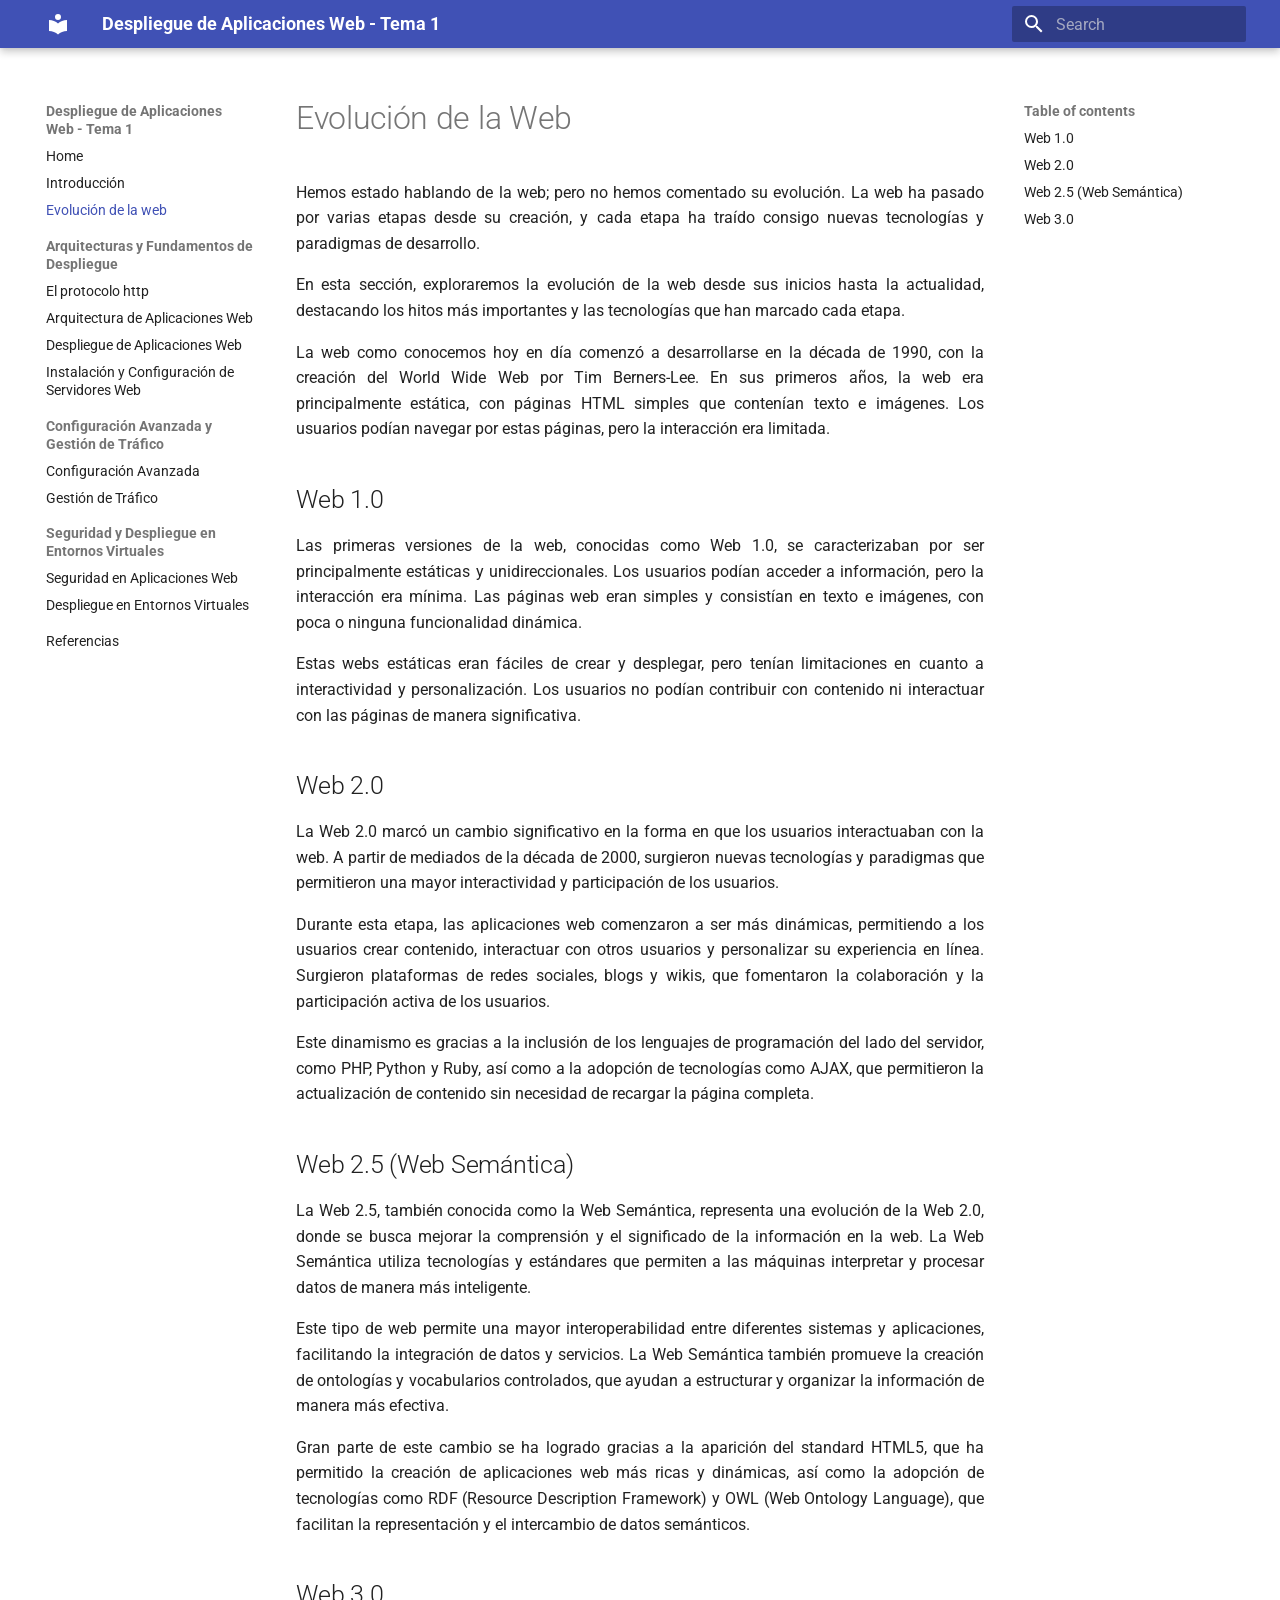
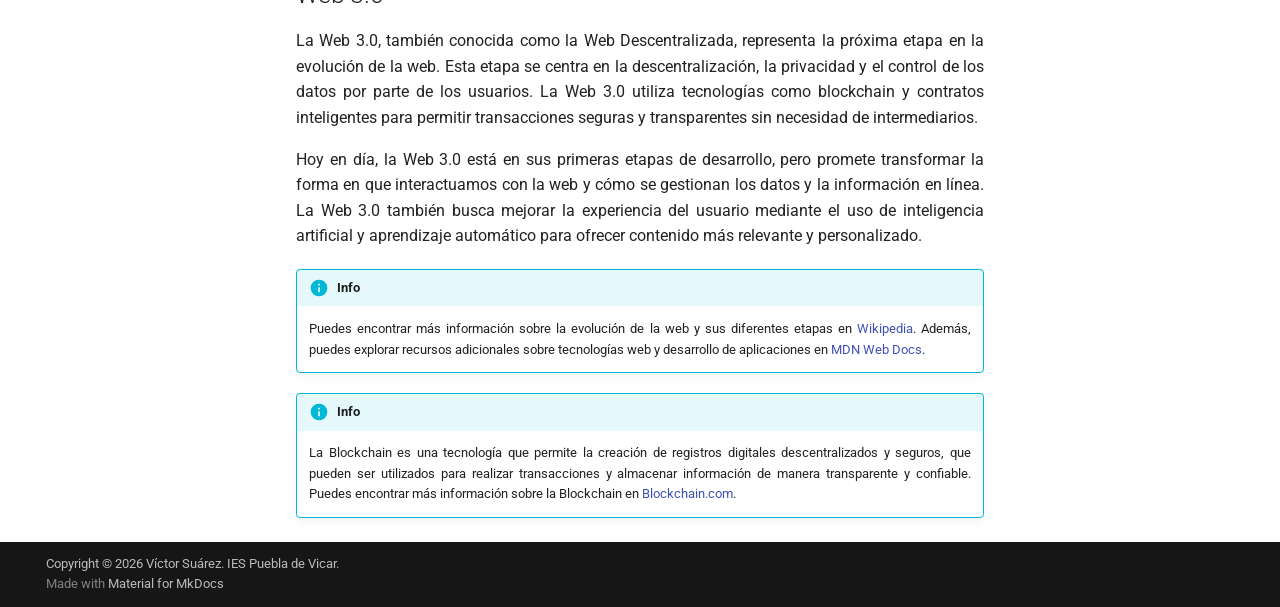
<file: evolucion_web/index.html>
<!doctype html>
<html lang="en" class="no-js">
  <head>
    
      <meta charset="utf-8">
      <meta name="viewport" content="width=device-width,initial-scale=1">
      
      
      
        <link rel="canonical" href="https://DaWebPuebla.github.io/tema1/evolucion_web/">
      
      
        <link rel="prev" href="../introduccion/">
      
      
        <link rel="next" href="../protocolo_http/">
      
      
        
      
      
      <link rel="icon" href="../assets/images/favicon.png">
      <meta name="generator" content="mkdocs-1.6.1, mkdocs-material-9.7.7">
    
    
      
        <title>Evolución de la web - Despliegue de Aplicaciones Web - Tema 1</title>
      
    
    
      <link rel="stylesheet" href="../assets/stylesheets/main.ec1eaa64.min.css">
      
      


    
    
      
    
    
      
        
        
        <link rel="preconnect" href="https://fonts.gstatic.com" crossorigin>
        <link rel="stylesheet" href="https://fonts.googleapis.com/css?family=Roboto:300,300i,400,400i,700,700i%7CRoboto+Mono:400,400i,700,700i&display=fallback">
        <style>:root{--md-text-font:"Roboto";--md-code-font:"Roboto Mono"}</style>
      
    
    
      <link rel="stylesheet" href="../css/styles.css">
    
    <script>__md_scope=new URL("..",location),__md_hash=e=>[...e].reduce(((e,_)=>(e<<5)-e+_.charCodeAt(0)),0),__md_get=(e,_=localStorage,t=__md_scope)=>JSON.parse(_.getItem(t.pathname+"."+e)),__md_set=(e,_,t=localStorage,a=__md_scope)=>{try{t.setItem(a.pathname+"."+e,JSON.stringify(_))}catch(e){}}</script>
    
      

    
    
  </head>
  
  
    <body dir="ltr">
  
    
    <input class="md-toggle" data-md-toggle="drawer" type="checkbox" id="__drawer" autocomplete="off">
    <input class="md-toggle" data-md-toggle="search" type="checkbox" id="__search" autocomplete="off">
    <label class="md-overlay" for="__drawer"></label>
    <div data-md-component="skip">
      
        
        <a href="#evolucion-de-la-web" class="md-skip">
          Skip to content
        </a>
      
    </div>
    <div data-md-component="announce">
      
    </div>
    
    
      

  

<header class="md-header md-header--shadow" data-md-component="header">
  <nav class="md-header__inner md-grid" aria-label="Header">
    <a href=".." title="Despliegue de Aplicaciones Web - Tema 1" class="md-header__button md-logo" aria-label="Despliegue de Aplicaciones Web - Tema 1" data-md-component="logo">
      
  
  <svg xmlns="http://www.w3.org/2000/svg" viewBox="0 0 24 24"><path d="M12 8a3 3 0 0 0 3-3 3 3 0 0 0-3-3 3 3 0 0 0-3 3 3 3 0 0 0 3 3m0 3.54C9.64 9.35 6.5 8 3 8v11c3.5 0 6.64 1.35 9 3.54 2.36-2.19 5.5-3.54 9-3.54V8c-3.5 0-6.64 1.35-9 3.54"/></svg>

    </a>
    <label class="md-header__button md-icon" for="__drawer">
      
      <svg xmlns="http://www.w3.org/2000/svg" viewBox="0 0 24 24"><path d="M3 6h18v2H3zm0 5h18v2H3zm0 5h18v2H3z"/></svg>
    </label>
    <div class="md-header__title" data-md-component="header-title">
      <div class="md-header__ellipsis">
        <div class="md-header__topic">
          <span class="md-ellipsis">
            Despliegue de Aplicaciones Web - Tema 1
          </span>
        </div>
        <div class="md-header__topic" data-md-component="header-topic">
          <span class="md-ellipsis">
            
              Evolución de la web
            
          </span>
        </div>
      </div>
    </div>
    
    
      <script>var palette=__md_get("__palette");if(palette&&palette.color){if("(prefers-color-scheme)"===palette.color.media){var media=matchMedia("(prefers-color-scheme: light)"),input=document.querySelector(media.matches?"[data-md-color-media='(prefers-color-scheme: light)']":"[data-md-color-media='(prefers-color-scheme: dark)']");palette.color.media=input.getAttribute("data-md-color-media"),palette.color.scheme=input.getAttribute("data-md-color-scheme"),palette.color.primary=input.getAttribute("data-md-color-primary"),palette.color.accent=input.getAttribute("data-md-color-accent")}for(var[key,value]of Object.entries(palette.color))document.body.setAttribute("data-md-color-"+key,value)}</script>
    
    
    
      
      
        <label class="md-header__button md-icon" for="__search">
          
          <svg xmlns="http://www.w3.org/2000/svg" viewBox="0 0 24 24"><path d="M9.5 3A6.5 6.5 0 0 1 16 9.5c0 1.61-.59 3.09-1.56 4.23l.27.27h.79l5 5-1.5 1.5-5-5v-.79l-.27-.27A6.52 6.52 0 0 1 9.5 16 6.5 6.5 0 0 1 3 9.5 6.5 6.5 0 0 1 9.5 3m0 2C7 5 5 7 5 9.5S7 14 9.5 14 14 12 14 9.5 12 5 9.5 5"/></svg>
        </label>
        <div class="md-search" data-md-component="search" role="dialog">
  <label class="md-search__overlay" for="__search"></label>
  <div class="md-search__inner" role="search">
    <form class="md-search__form" name="search">
      <input type="text" class="md-search__input" name="query" aria-label="Search" placeholder="Search" autocapitalize="off" autocorrect="off" autocomplete="off" spellcheck="false" data-md-component="search-query" required>
      <label class="md-search__icon md-icon" for="__search">
        
        <svg xmlns="http://www.w3.org/2000/svg" viewBox="0 0 24 24"><path d="M9.5 3A6.5 6.5 0 0 1 16 9.5c0 1.61-.59 3.09-1.56 4.23l.27.27h.79l5 5-1.5 1.5-5-5v-.79l-.27-.27A6.52 6.52 0 0 1 9.5 16 6.5 6.5 0 0 1 3 9.5 6.5 6.5 0 0 1 9.5 3m0 2C7 5 5 7 5 9.5S7 14 9.5 14 14 12 14 9.5 12 5 9.5 5"/></svg>
        
        <svg xmlns="http://www.w3.org/2000/svg" viewBox="0 0 24 24"><path d="M20 11v2H8l5.5 5.5-1.42 1.42L4.16 12l7.92-7.92L13.5 5.5 8 11z"/></svg>
      </label>
      <nav class="md-search__options" aria-label="Search">
        
        <button type="reset" class="md-search__icon md-icon" title="Clear" aria-label="Clear" tabindex="-1">
          
          <svg xmlns="http://www.w3.org/2000/svg" viewBox="0 0 24 24"><path d="M19 6.41 17.59 5 12 10.59 6.41 5 5 6.41 10.59 12 5 17.59 6.41 19 12 13.41 17.59 19 19 17.59 13.41 12z"/></svg>
        </button>
      </nav>
      
    </form>
    <div class="md-search__output">
      <div class="md-search__scrollwrap" tabindex="0" data-md-scrollfix>
        <div class="md-search-result" data-md-component="search-result">
          <div class="md-search-result__meta">
            Initializing search
          </div>
          <ol class="md-search-result__list" role="presentation"></ol>
        </div>
      </div>
    </div>
  </div>
</div>
      
    
    
  </nav>
  
</header>
    
    <div class="md-container" data-md-component="container">
      
      
        
          
        
      
      <main class="md-main" data-md-component="main">
        <div class="md-main__inner md-grid">
          
            
              
              <div class="md-sidebar md-sidebar--primary" data-md-component="sidebar" data-md-type="navigation" >
                <div class="md-sidebar__scrollwrap">
                  <div class="md-sidebar__inner">
                    



<nav class="md-nav md-nav--primary" aria-label="Navigation" data-md-level="0">
  <label class="md-nav__title" for="__drawer">
    <a href=".." title="Despliegue de Aplicaciones Web - Tema 1" class="md-nav__button md-logo" aria-label="Despliegue de Aplicaciones Web - Tema 1" data-md-component="logo">
      
  
  <svg xmlns="http://www.w3.org/2000/svg" viewBox="0 0 24 24"><path d="M12 8a3 3 0 0 0 3-3 3 3 0 0 0-3-3 3 3 0 0 0-3 3 3 3 0 0 0 3 3m0 3.54C9.64 9.35 6.5 8 3 8v11c3.5 0 6.64 1.35 9 3.54 2.36-2.19 5.5-3.54 9-3.54V8c-3.5 0-6.64 1.35-9 3.54"/></svg>

    </a>
    Despliegue de Aplicaciones Web - Tema 1
  </label>
  
  <ul class="md-nav__list" data-md-scrollfix>
    
      
      
  
  
  
  
    <li class="md-nav__item">
      <a href=".." class="md-nav__link">
        
  
  
  <span class="md-ellipsis">
    
  
    Home
  

    
  </span>
  
  

      </a>
    </li>
  

    
      
      
  
  
  
  
    <li class="md-nav__item">
      <a href="../introduccion/" class="md-nav__link">
        
  
  
  <span class="md-ellipsis">
    
  
    Introducción
  

    
  </span>
  
  

      </a>
    </li>
  

    
      
      
  
  
    
  
  
  
    <li class="md-nav__item md-nav__item--active">
      
      <input class="md-nav__toggle md-toggle" type="checkbox" id="__toc">
      
      
        
      
      
        <label class="md-nav__link md-nav__link--active" for="__toc">
          
  
  
  <span class="md-ellipsis">
    
  
    Evolución de la web
  

    
  </span>
  
  

          <span class="md-nav__icon md-icon"></span>
        </label>
      
      <a href="./" class="md-nav__link md-nav__link--active">
        
  
  
  <span class="md-ellipsis">
    
  
    Evolución de la web
  

    
  </span>
  
  

      </a>
      
        

<nav class="md-nav md-nav--secondary" aria-label="Table of contents">
  
  
  
    
  
  
    <label class="md-nav__title" for="__toc">
      <span class="md-nav__icon md-icon"></span>
      Table of contents
    </label>
    <ul class="md-nav__list" data-md-component="toc" data-md-scrollfix>
      
        <li class="md-nav__item">
  <a href="#web-10" class="md-nav__link">
    <span class="md-ellipsis">
      
        Web 1.0
      
    </span>
  </a>
  
</li>
      
        <li class="md-nav__item">
  <a href="#web-20" class="md-nav__link">
    <span class="md-ellipsis">
      
        Web 2.0
      
    </span>
  </a>
  
</li>
      
        <li class="md-nav__item">
  <a href="#web-25-web-semantica" class="md-nav__link">
    <span class="md-ellipsis">
      
        Web 2.5 (Web Semántica)
      
    </span>
  </a>
  
</li>
      
        <li class="md-nav__item">
  <a href="#web-30" class="md-nav__link">
    <span class="md-ellipsis">
      
        Web 3.0
      
    </span>
  </a>
  
</li>
      
    </ul>
  
</nav>
      
    </li>
  

    
      
      
  
  
  
  
    
    
    
    
      
        
        
      
    
    
    <li class="md-nav__item md-nav__item--section md-nav__item--nested">
      
        
        
        <input class="md-nav__toggle md-toggle " type="checkbox" id="__nav_4" >
        
          
          <label class="md-nav__link" for="__nav_4" id="__nav_4_label" tabindex="">
            
  
  
  <span class="md-ellipsis">
    
  
    Arquitecturas y Fundamentos de Despliegue
  

    
  </span>
  
  

            <span class="md-nav__icon md-icon"></span>
          </label>
        
        <nav class="md-nav" data-md-level="1" aria-labelledby="__nav_4_label" aria-expanded="false">
          <label class="md-nav__title" for="__nav_4">
            <span class="md-nav__icon md-icon"></span>
            
  
    Arquitecturas y Fundamentos de Despliegue
  

          </label>
          <ul class="md-nav__list" data-md-scrollfix>
            
              
                
  
  
  
  
    <li class="md-nav__item">
      <a href="../protocolo_http/" class="md-nav__link">
        
  
  
  <span class="md-ellipsis">
    
  
    El protocolo http
  

    
  </span>
  
  

      </a>
    </li>
  

              
            
              
                
  
  
  
  
    <li class="md-nav__item">
      <a href="../arquitectura_aplicaciones_web/" class="md-nav__link">
        
  
  
  <span class="md-ellipsis">
    
  
    Arquitectura de Aplicaciones Web
  

    
  </span>
  
  

      </a>
    </li>
  

              
            
              
                
  
  
  
  
    <li class="md-nav__item">
      <a href="../despliegue_aplicaciones_web/" class="md-nav__link">
        
  
  
  <span class="md-ellipsis">
    
  
    Despliegue de Aplicaciones Web
  

    
  </span>
  
  

      </a>
    </li>
  

              
            
              
                
  
  
  
  
    <li class="md-nav__item">
      <a href="../configuracion_servidores_web/" class="md-nav__link">
        
  
  
  <span class="md-ellipsis">
    
  
    Instalación y Configuración de Servidores Web
  

    
  </span>
  
  

      </a>
    </li>
  

              
            
          </ul>
        </nav>
      
    </li>
  

    
      
      
  
  
  
  
    
    
    
    
      
        
        
      
    
    
    <li class="md-nav__item md-nav__item--section md-nav__item--nested">
      
        
        
        <input class="md-nav__toggle md-toggle " type="checkbox" id="__nav_5" >
        
          
          <label class="md-nav__link" for="__nav_5" id="__nav_5_label" tabindex="">
            
  
  
  <span class="md-ellipsis">
    
  
    Configuración Avanzada y Gestión de Tráfico
  

    
  </span>
  
  

            <span class="md-nav__icon md-icon"></span>
          </label>
        
        <nav class="md-nav" data-md-level="1" aria-labelledby="__nav_5_label" aria-expanded="false">
          <label class="md-nav__title" for="__nav_5">
            <span class="md-nav__icon md-icon"></span>
            
  
    Configuración Avanzada y Gestión de Tráfico
  

          </label>
          <ul class="md-nav__list" data-md-scrollfix>
            
              
                
  
  
  
  
    <li class="md-nav__item">
      <a href="../configuracion_avanzada/" class="md-nav__link">
        
  
  
  <span class="md-ellipsis">
    
  
    Configuración Avanzada
  

    
  </span>
  
  

      </a>
    </li>
  

              
            
              
                
  
  
  
  
    <li class="md-nav__item">
      <a href="../gestion_trafico/" class="md-nav__link">
        
  
  
  <span class="md-ellipsis">
    
  
    Gestión de Tráfico
  

    
  </span>
  
  

      </a>
    </li>
  

              
            
          </ul>
        </nav>
      
    </li>
  

    
      
      
  
  
  
  
    
    
    
    
      
        
        
      
    
    
    <li class="md-nav__item md-nav__item--section md-nav__item--nested">
      
        
        
        <input class="md-nav__toggle md-toggle " type="checkbox" id="__nav_6" >
        
          
          <label class="md-nav__link" for="__nav_6" id="__nav_6_label" tabindex="">
            
  
  
  <span class="md-ellipsis">
    
  
    Seguridad y Despliegue en Entornos Virtuales
  

    
  </span>
  
  

            <span class="md-nav__icon md-icon"></span>
          </label>
        
        <nav class="md-nav" data-md-level="1" aria-labelledby="__nav_6_label" aria-expanded="false">
          <label class="md-nav__title" for="__nav_6">
            <span class="md-nav__icon md-icon"></span>
            
  
    Seguridad y Despliegue en Entornos Virtuales
  

          </label>
          <ul class="md-nav__list" data-md-scrollfix>
            
              
                
  
  
  
  
    <li class="md-nav__item">
      <a href="../seguridad_aplicaciones_web/" class="md-nav__link">
        
  
  
  <span class="md-ellipsis">
    
  
    Seguridad en Aplicaciones Web
  

    
  </span>
  
  

      </a>
    </li>
  

              
            
              
                
  
  
  
  
    <li class="md-nav__item">
      <a href="../despliegue_entornos_virtuales/" class="md-nav__link">
        
  
  
  <span class="md-ellipsis">
    
  
    Despliegue en Entornos Virtuales
  

    
  </span>
  
  

      </a>
    </li>
  

              
            
          </ul>
        </nav>
      
    </li>
  

    
      
      
  
  
  
  
    <li class="md-nav__item">
      <a href="../referencias/" class="md-nav__link">
        
  
  
  <span class="md-ellipsis">
    
  
    Referencias
  

    
  </span>
  
  

      </a>
    </li>
  

    
  </ul>
</nav>
                  </div>
                </div>
              </div>
            
            
              
              <div class="md-sidebar md-sidebar--secondary" data-md-component="sidebar" data-md-type="toc" >
                <div class="md-sidebar__scrollwrap">
                  <div class="md-sidebar__inner">
                    

<nav class="md-nav md-nav--secondary" aria-label="Table of contents">
  
  
  
    
  
  
    <label class="md-nav__title" for="__toc">
      <span class="md-nav__icon md-icon"></span>
      Table of contents
    </label>
    <ul class="md-nav__list" data-md-component="toc" data-md-scrollfix>
      
        <li class="md-nav__item">
  <a href="#web-10" class="md-nav__link">
    <span class="md-ellipsis">
      
        Web 1.0
      
    </span>
  </a>
  
</li>
      
        <li class="md-nav__item">
  <a href="#web-20" class="md-nav__link">
    <span class="md-ellipsis">
      
        Web 2.0
      
    </span>
  </a>
  
</li>
      
        <li class="md-nav__item">
  <a href="#web-25-web-semantica" class="md-nav__link">
    <span class="md-ellipsis">
      
        Web 2.5 (Web Semántica)
      
    </span>
  </a>
  
</li>
      
        <li class="md-nav__item">
  <a href="#web-30" class="md-nav__link">
    <span class="md-ellipsis">
      
        Web 3.0
      
    </span>
  </a>
  
</li>
      
    </ul>
  
</nav>
                  </div>
                </div>
              </div>
            
          
          
            <div class="md-content" data-md-component="content">
              
              <article class="md-content__inner md-typeset">
                
                  



<h1 id="evolucion-de-la-web">Evolución de la Web</h1>
<p>Hemos estado hablando de la web; pero no hemos comentado su evolución. La web ha pasado por varias etapas desde su creación, y cada etapa ha traído consigo nuevas tecnologías y paradigmas de desarrollo.</p>
<p>En esta sección, exploraremos la evolución de la web desde sus inicios hasta la actualidad, destacando los hitos más importantes y las tecnologías que han marcado cada etapa.</p>
<p>La web como conocemos hoy en día comenzó a desarrollarse en la década de 1990, con la creación del World Wide Web por Tim Berners-Lee. En sus primeros años, la web era principalmente estática, con páginas HTML simples que contenían texto e imágenes. Los usuarios podían navegar por estas páginas, pero la interacción era limitada.</p>
<h2 id="web-10">Web 1.0</h2>
<p>Las primeras versiones de la web, conocidas como Web 1.0, se caracterizaban por ser principalmente estáticas y unidireccionales. Los usuarios podían acceder a información, pero la interacción era mínima. Las páginas web eran simples y consistían en texto e imágenes, con poca o ninguna funcionalidad dinámica.</p>
<p>Estas webs estáticas eran fáciles de crear y desplegar, pero tenían limitaciones en cuanto a interactividad y personalización. Los usuarios no podían contribuir con contenido ni interactuar con las páginas de manera significativa.</p>
<h2 id="web-20">Web 2.0</h2>
<p>La Web 2.0 marcó un cambio significativo en la forma en que los usuarios interactuaban con la web. A partir de mediados de la década de 2000, surgieron nuevas tecnologías y paradigmas que permitieron una mayor interactividad y participación de los usuarios.</p>
<p>Durante esta etapa, las aplicaciones web comenzaron a ser más dinámicas, permitiendo a los usuarios crear contenido, interactuar con otros usuarios y personalizar su experiencia en línea. Surgieron plataformas de redes sociales, blogs y wikis, que fomentaron la colaboración y la participación activa de los usuarios.</p>
<p>Este dinamismo es gracias a la inclusión de los lenguajes de programación del lado del servidor, como PHP, Python y Ruby, así como a la adopción de tecnologías como AJAX, que permitieron la actualización de contenido sin necesidad de recargar la página completa.</p>
<h2 id="web-25-web-semantica">Web 2.5 (Web Semántica)</h2>
<p>La Web 2.5, también conocida como la Web Semántica, representa una evolución de la Web 2.0, donde se busca mejorar la comprensión y el significado de la información en la web. La Web Semántica utiliza tecnologías y estándares que permiten a las máquinas interpretar y procesar datos de manera más inteligente.</p>
<p>Este tipo de web permite una mayor interoperabilidad entre diferentes sistemas y aplicaciones, facilitando la integración de datos y servicios. La Web Semántica también promueve la creación de ontologías y vocabularios controlados, que ayudan a estructurar y organizar la información de manera más efectiva.</p>
<p>Gran parte de este cambio se ha logrado gracias a la aparición del standard HTML5, que ha permitido la creación de aplicaciones web más ricas y dinámicas, así como la adopción de tecnologías como RDF (Resource Description Framework) y OWL (Web Ontology Language), que facilitan la representación y el intercambio de datos semánticos.</p>
<h2 id="web-30">Web 3.0</h2>
<p>La Web 3.0, también conocida como la Web Descentralizada, representa la próxima etapa en la evolución de la web. Esta etapa se centra en la descentralización, la privacidad y el control de los datos por parte de los usuarios. La Web 3.0 utiliza tecnologías como blockchain y contratos inteligentes para permitir transacciones seguras y transparentes sin necesidad de intermediarios.</p>
<p>Hoy en día, la Web 3.0 está en sus primeras etapas de desarrollo, pero promete transformar la forma en que interactuamos con la web y cómo se gestionan los datos y la información en línea. La Web 3.0 también busca mejorar la experiencia del usuario mediante el uso de inteligencia artificial y aprendizaje automático para ofrecer contenido más relevante y personalizado.</p>
<div class="admonition info">
<p class="admonition-title">Info</p>
<p>Puedes encontrar más información sobre la evolución de la web y sus diferentes etapas en <a href="https://es.wikipedia.org/wiki/Evoluci%C3%B3n_de_la_web">Wikipedia</a>. Además, puedes explorar recursos adicionales sobre tecnologías web y desarrollo de aplicaciones en <a href="https://developer.mozilla.org/es/">MDN Web Docs</a>.</p>
</div>
<div class="admonition info">
<p class="admonition-title">Info</p>
<p>La Blockchain es una tecnología que permite la creación de registros digitales descentralizados y seguros, que pueden ser utilizados para realizar transacciones y almacenar información de manera transparente y confiable. Puedes encontrar más información sobre la Blockchain en <a href="https://www.blockchain.com/">Blockchain.com</a>.</p>
</div>












                
              </article>
            </div>
          
          
<script>var target=document.getElementById(location.hash.slice(1));target&&target.name&&(target.checked=target.name.startsWith("__tabbed_"))</script>
        </div>
        
          <button type="button" class="md-top md-icon" data-md-component="top" hidden>
  
  <svg xmlns="http://www.w3.org/2000/svg" viewBox="0 0 24 24"><path d="M13 20h-2V8l-5.5 5.5-1.42-1.42L12 4.16l7.92 7.92-1.42 1.42L13 8z"/></svg>
  Back to top
</button>
        
      </main>
      
        <footer class="md-footer">
  
  <div class="md-footer-meta md-typeset">
    <div class="md-footer-meta__inner md-grid">
      <div class="md-copyright">
  
    <div class="md-copyright__highlight">
      Copyright &copy; 2026 Víctor Suárez. IES Puebla de Vicar.
    </div>
  
  
    Made with
    <a href="https://squidfunk.github.io/mkdocs-material/" target="_blank" rel="noopener">
      Material for MkDocs
    </a>
  
</div>
      
    </div>
  </div>
</footer>
      
    </div>
    <div class="md-dialog" data-md-component="dialog">
      <div class="md-dialog__inner md-typeset"></div>
    </div>
    
    
    
      
      
      <script id="__config" type="application/json">{"annotate": null, "base": "..", "features": ["navigation.top", "navigation.sections"], "search": "../assets/javascripts/workers/search.2c215733.min.js", "tags": null, "translations": {"clipboard.copied": "Copied to clipboard", "clipboard.copy": "Copy to clipboard", "search.result.more.one": "1 more on this page", "search.result.more.other": "# more on this page", "search.result.none": "No matching documents", "search.result.one": "1 matching document", "search.result.other": "# matching documents", "search.result.placeholder": "Type to start searching", "search.result.term.missing": "Missing", "select.version": "Select version"}, "version": null}</script>
    
    
      <script src="../assets/javascripts/bundle.d7400e89.min.js"></script>
      
    
  </body>
</html>
</file>
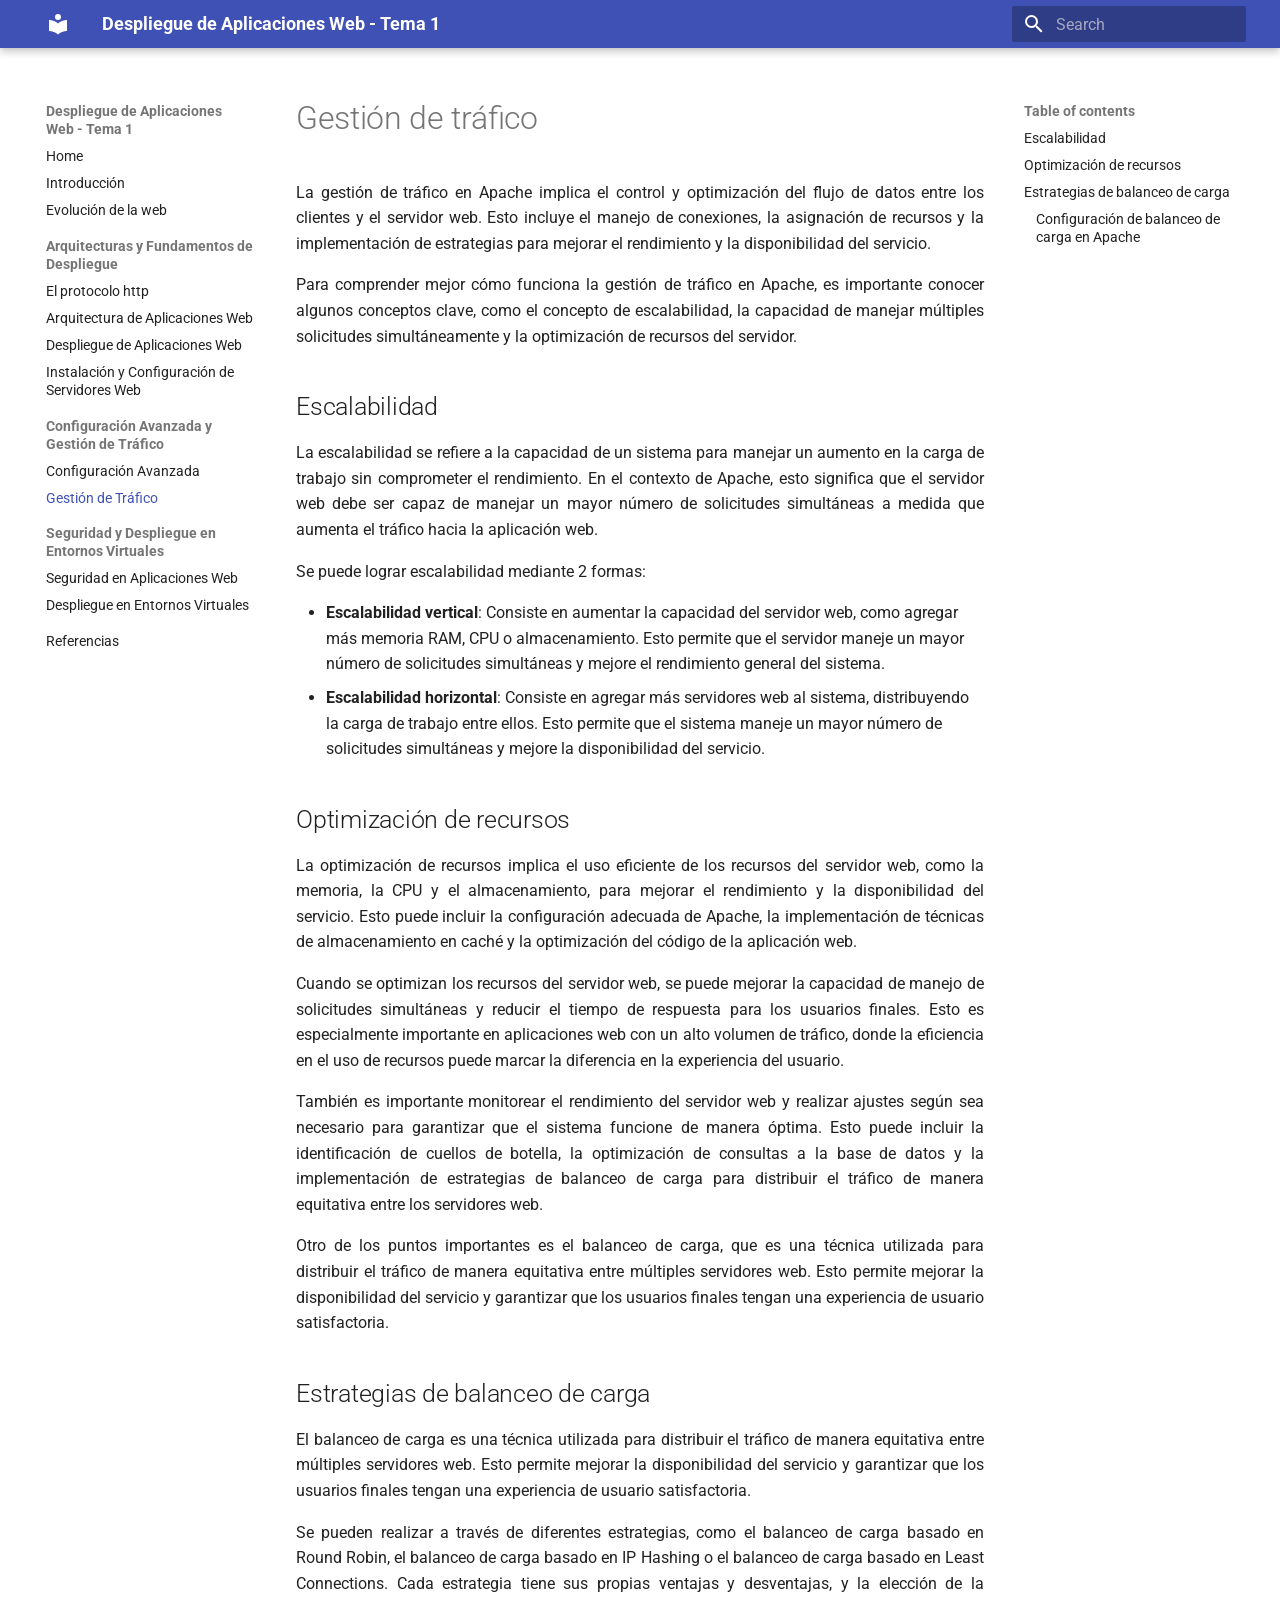
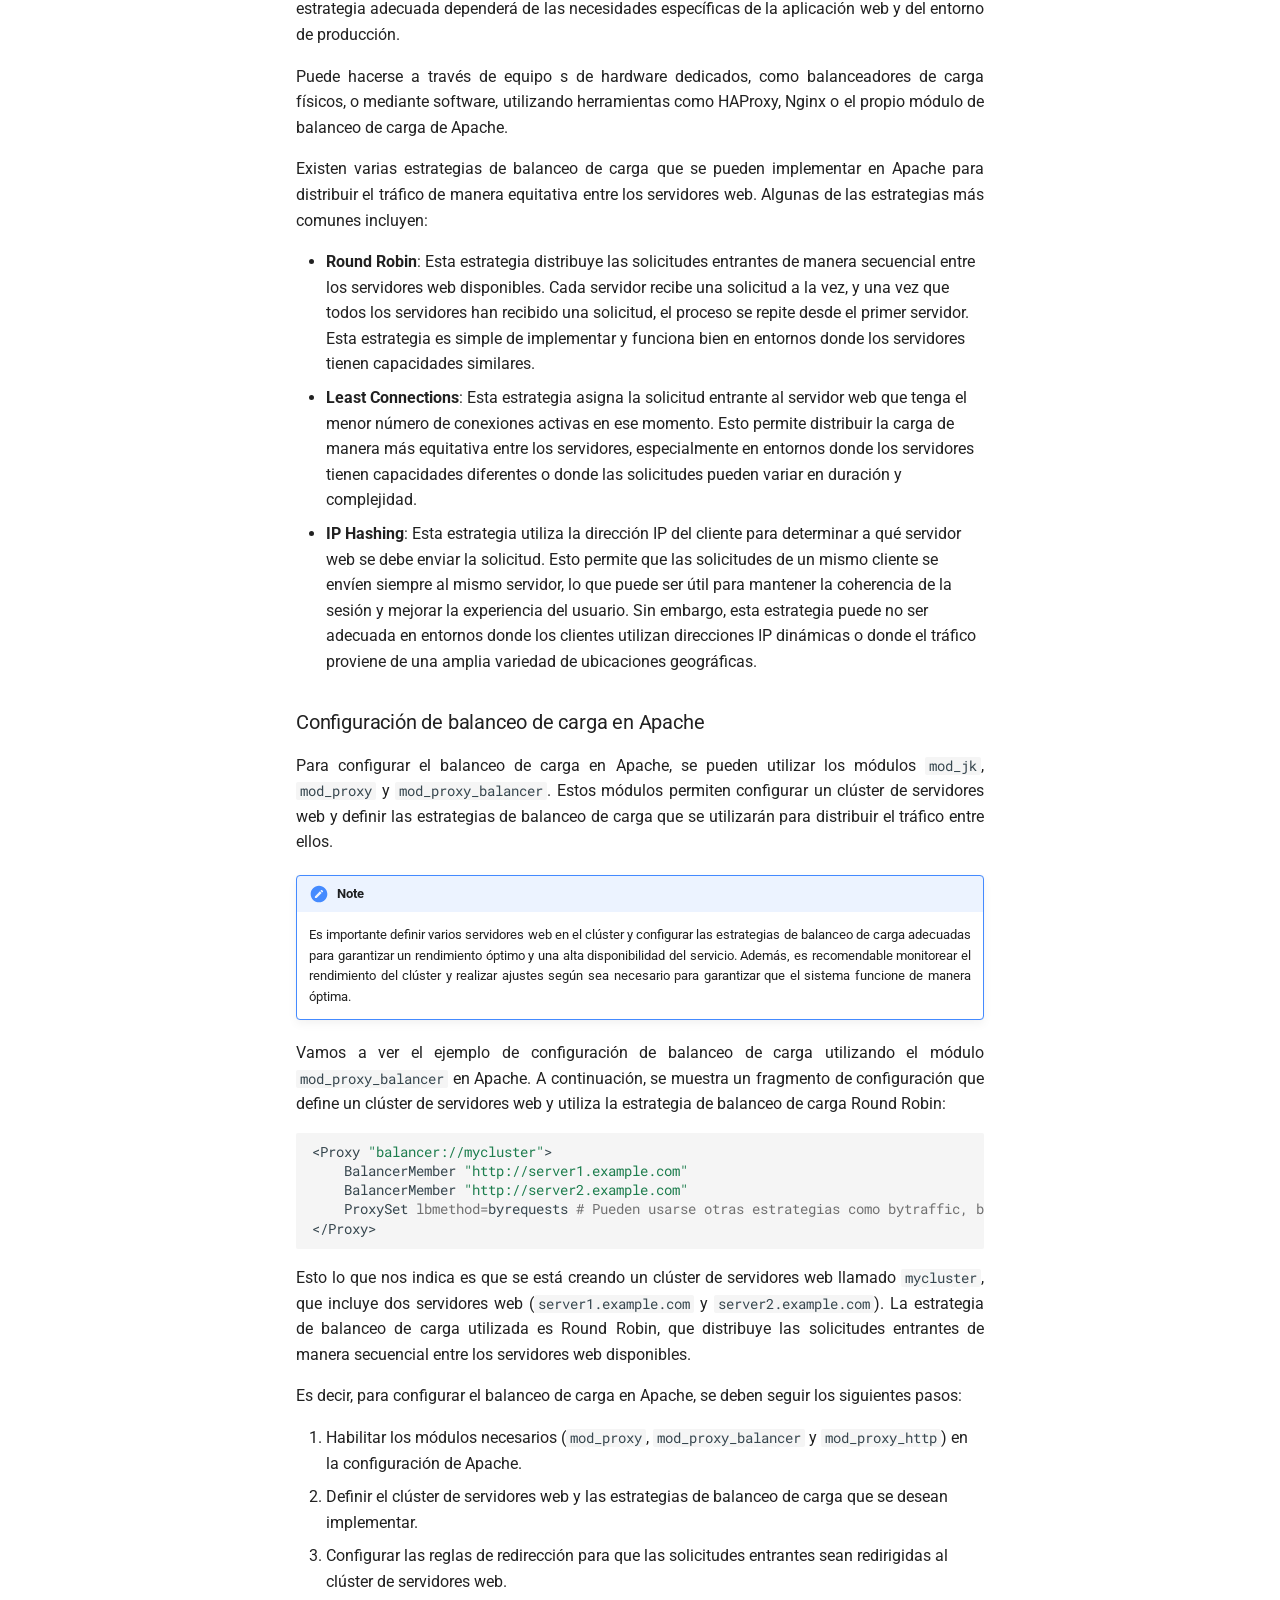
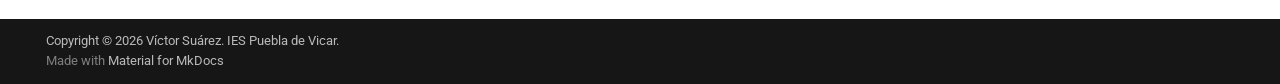
<file: gestion_trafico/index.html>
<!doctype html>
<html lang="en" class="no-js">
  <head>
    
      <meta charset="utf-8">
      <meta name="viewport" content="width=device-width,initial-scale=1">
      
      
      
        <link rel="canonical" href="https://DaWebPuebla.github.io/tema1/gestion_trafico/">
      
      
        <link rel="prev" href="../configuracion_avanzada/">
      
      
        <link rel="next" href="../seguridad_aplicaciones_web/">
      
      
        
      
      
      <link rel="icon" href="../assets/images/favicon.png">
      <meta name="generator" content="mkdocs-1.6.1, mkdocs-material-9.7.7">
    
    
      
        <title>Gestión de Tráfico - Despliegue de Aplicaciones Web - Tema 1</title>
      
    
    
      <link rel="stylesheet" href="../assets/stylesheets/main.ec1eaa64.min.css">
      
      


    
    
      
    
    
      
        
        
        <link rel="preconnect" href="https://fonts.gstatic.com" crossorigin>
        <link rel="stylesheet" href="https://fonts.googleapis.com/css?family=Roboto:300,300i,400,400i,700,700i%7CRoboto+Mono:400,400i,700,700i&display=fallback">
        <style>:root{--md-text-font:"Roboto";--md-code-font:"Roboto Mono"}</style>
      
    
    
      <link rel="stylesheet" href="../css/styles.css">
    
    <script>__md_scope=new URL("..",location),__md_hash=e=>[...e].reduce(((e,_)=>(e<<5)-e+_.charCodeAt(0)),0),__md_get=(e,_=localStorage,t=__md_scope)=>JSON.parse(_.getItem(t.pathname+"."+e)),__md_set=(e,_,t=localStorage,a=__md_scope)=>{try{t.setItem(a.pathname+"."+e,JSON.stringify(_))}catch(e){}}</script>
    
      

    
    
  </head>
  
  
    <body dir="ltr">
  
    
    <input class="md-toggle" data-md-toggle="drawer" type="checkbox" id="__drawer" autocomplete="off">
    <input class="md-toggle" data-md-toggle="search" type="checkbox" id="__search" autocomplete="off">
    <label class="md-overlay" for="__drawer"></label>
    <div data-md-component="skip">
      
        
        <a href="#gestion-de-trafico" class="md-skip">
          Skip to content
        </a>
      
    </div>
    <div data-md-component="announce">
      
    </div>
    
    
      

  

<header class="md-header md-header--shadow" data-md-component="header">
  <nav class="md-header__inner md-grid" aria-label="Header">
    <a href=".." title="Despliegue de Aplicaciones Web - Tema 1" class="md-header__button md-logo" aria-label="Despliegue de Aplicaciones Web - Tema 1" data-md-component="logo">
      
  
  <svg xmlns="http://www.w3.org/2000/svg" viewBox="0 0 24 24"><path d="M12 8a3 3 0 0 0 3-3 3 3 0 0 0-3-3 3 3 0 0 0-3 3 3 3 0 0 0 3 3m0 3.54C9.64 9.35 6.5 8 3 8v11c3.5 0 6.64 1.35 9 3.54 2.36-2.19 5.5-3.54 9-3.54V8c-3.5 0-6.64 1.35-9 3.54"/></svg>

    </a>
    <label class="md-header__button md-icon" for="__drawer">
      
      <svg xmlns="http://www.w3.org/2000/svg" viewBox="0 0 24 24"><path d="M3 6h18v2H3zm0 5h18v2H3zm0 5h18v2H3z"/></svg>
    </label>
    <div class="md-header__title" data-md-component="header-title">
      <div class="md-header__ellipsis">
        <div class="md-header__topic">
          <span class="md-ellipsis">
            Despliegue de Aplicaciones Web - Tema 1
          </span>
        </div>
        <div class="md-header__topic" data-md-component="header-topic">
          <span class="md-ellipsis">
            
              Gestión de Tráfico
            
          </span>
        </div>
      </div>
    </div>
    
    
      <script>var palette=__md_get("__palette");if(palette&&palette.color){if("(prefers-color-scheme)"===palette.color.media){var media=matchMedia("(prefers-color-scheme: light)"),input=document.querySelector(media.matches?"[data-md-color-media='(prefers-color-scheme: light)']":"[data-md-color-media='(prefers-color-scheme: dark)']");palette.color.media=input.getAttribute("data-md-color-media"),palette.color.scheme=input.getAttribute("data-md-color-scheme"),palette.color.primary=input.getAttribute("data-md-color-primary"),palette.color.accent=input.getAttribute("data-md-color-accent")}for(var[key,value]of Object.entries(palette.color))document.body.setAttribute("data-md-color-"+key,value)}</script>
    
    
    
      
      
        <label class="md-header__button md-icon" for="__search">
          
          <svg xmlns="http://www.w3.org/2000/svg" viewBox="0 0 24 24"><path d="M9.5 3A6.5 6.5 0 0 1 16 9.5c0 1.61-.59 3.09-1.56 4.23l.27.27h.79l5 5-1.5 1.5-5-5v-.79l-.27-.27A6.52 6.52 0 0 1 9.5 16 6.5 6.5 0 0 1 3 9.5 6.5 6.5 0 0 1 9.5 3m0 2C7 5 5 7 5 9.5S7 14 9.5 14 14 12 14 9.5 12 5 9.5 5"/></svg>
        </label>
        <div class="md-search" data-md-component="search" role="dialog">
  <label class="md-search__overlay" for="__search"></label>
  <div class="md-search__inner" role="search">
    <form class="md-search__form" name="search">
      <input type="text" class="md-search__input" name="query" aria-label="Search" placeholder="Search" autocapitalize="off" autocorrect="off" autocomplete="off" spellcheck="false" data-md-component="search-query" required>
      <label class="md-search__icon md-icon" for="__search">
        
        <svg xmlns="http://www.w3.org/2000/svg" viewBox="0 0 24 24"><path d="M9.5 3A6.5 6.5 0 0 1 16 9.5c0 1.61-.59 3.09-1.56 4.23l.27.27h.79l5 5-1.5 1.5-5-5v-.79l-.27-.27A6.52 6.52 0 0 1 9.5 16 6.5 6.5 0 0 1 3 9.5 6.5 6.5 0 0 1 9.5 3m0 2C7 5 5 7 5 9.5S7 14 9.5 14 14 12 14 9.5 12 5 9.5 5"/></svg>
        
        <svg xmlns="http://www.w3.org/2000/svg" viewBox="0 0 24 24"><path d="M20 11v2H8l5.5 5.5-1.42 1.42L4.16 12l7.92-7.92L13.5 5.5 8 11z"/></svg>
      </label>
      <nav class="md-search__options" aria-label="Search">
        
        <button type="reset" class="md-search__icon md-icon" title="Clear" aria-label="Clear" tabindex="-1">
          
          <svg xmlns="http://www.w3.org/2000/svg" viewBox="0 0 24 24"><path d="M19 6.41 17.59 5 12 10.59 6.41 5 5 6.41 10.59 12 5 17.59 6.41 19 12 13.41 17.59 19 19 17.59 13.41 12z"/></svg>
        </button>
      </nav>
      
    </form>
    <div class="md-search__output">
      <div class="md-search__scrollwrap" tabindex="0" data-md-scrollfix>
        <div class="md-search-result" data-md-component="search-result">
          <div class="md-search-result__meta">
            Initializing search
          </div>
          <ol class="md-search-result__list" role="presentation"></ol>
        </div>
      </div>
    </div>
  </div>
</div>
      
    
    
  </nav>
  
</header>
    
    <div class="md-container" data-md-component="container">
      
      
        
          
        
      
      <main class="md-main" data-md-component="main">
        <div class="md-main__inner md-grid">
          
            
              
              <div class="md-sidebar md-sidebar--primary" data-md-component="sidebar" data-md-type="navigation" >
                <div class="md-sidebar__scrollwrap">
                  <div class="md-sidebar__inner">
                    



<nav class="md-nav md-nav--primary" aria-label="Navigation" data-md-level="0">
  <label class="md-nav__title" for="__drawer">
    <a href=".." title="Despliegue de Aplicaciones Web - Tema 1" class="md-nav__button md-logo" aria-label="Despliegue de Aplicaciones Web - Tema 1" data-md-component="logo">
      
  
  <svg xmlns="http://www.w3.org/2000/svg" viewBox="0 0 24 24"><path d="M12 8a3 3 0 0 0 3-3 3 3 0 0 0-3-3 3 3 0 0 0-3 3 3 3 0 0 0 3 3m0 3.54C9.64 9.35 6.5 8 3 8v11c3.5 0 6.64 1.35 9 3.54 2.36-2.19 5.5-3.54 9-3.54V8c-3.5 0-6.64 1.35-9 3.54"/></svg>

    </a>
    Despliegue de Aplicaciones Web - Tema 1
  </label>
  
  <ul class="md-nav__list" data-md-scrollfix>
    
      
      
  
  
  
  
    <li class="md-nav__item">
      <a href=".." class="md-nav__link">
        
  
  
  <span class="md-ellipsis">
    
  
    Home
  

    
  </span>
  
  

      </a>
    </li>
  

    
      
      
  
  
  
  
    <li class="md-nav__item">
      <a href="../introduccion/" class="md-nav__link">
        
  
  
  <span class="md-ellipsis">
    
  
    Introducción
  

    
  </span>
  
  

      </a>
    </li>
  

    
      
      
  
  
  
  
    <li class="md-nav__item">
      <a href="../evolucion_web/" class="md-nav__link">
        
  
  
  <span class="md-ellipsis">
    
  
    Evolución de la web
  

    
  </span>
  
  

      </a>
    </li>
  

    
      
      
  
  
  
  
    
    
    
    
      
        
        
      
    
    
    <li class="md-nav__item md-nav__item--section md-nav__item--nested">
      
        
        
        <input class="md-nav__toggle md-toggle " type="checkbox" id="__nav_4" >
        
          
          <label class="md-nav__link" for="__nav_4" id="__nav_4_label" tabindex="">
            
  
  
  <span class="md-ellipsis">
    
  
    Arquitecturas y Fundamentos de Despliegue
  

    
  </span>
  
  

            <span class="md-nav__icon md-icon"></span>
          </label>
        
        <nav class="md-nav" data-md-level="1" aria-labelledby="__nav_4_label" aria-expanded="false">
          <label class="md-nav__title" for="__nav_4">
            <span class="md-nav__icon md-icon"></span>
            
  
    Arquitecturas y Fundamentos de Despliegue
  

          </label>
          <ul class="md-nav__list" data-md-scrollfix>
            
              
                
  
  
  
  
    <li class="md-nav__item">
      <a href="../protocolo_http/" class="md-nav__link">
        
  
  
  <span class="md-ellipsis">
    
  
    El protocolo http
  

    
  </span>
  
  

      </a>
    </li>
  

              
            
              
                
  
  
  
  
    <li class="md-nav__item">
      <a href="../arquitectura_aplicaciones_web/" class="md-nav__link">
        
  
  
  <span class="md-ellipsis">
    
  
    Arquitectura de Aplicaciones Web
  

    
  </span>
  
  

      </a>
    </li>
  

              
            
              
                
  
  
  
  
    <li class="md-nav__item">
      <a href="../despliegue_aplicaciones_web/" class="md-nav__link">
        
  
  
  <span class="md-ellipsis">
    
  
    Despliegue de Aplicaciones Web
  

    
  </span>
  
  

      </a>
    </li>
  

              
            
              
                
  
  
  
  
    <li class="md-nav__item">
      <a href="../configuracion_servidores_web/" class="md-nav__link">
        
  
  
  <span class="md-ellipsis">
    
  
    Instalación y Configuración de Servidores Web
  

    
  </span>
  
  

      </a>
    </li>
  

              
            
          </ul>
        </nav>
      
    </li>
  

    
      
      
  
  
    
  
  
  
    
    
    
    
      
        
        
      
    
    
    <li class="md-nav__item md-nav__item--active md-nav__item--section md-nav__item--nested">
      
        
        
        <input class="md-nav__toggle md-toggle " type="checkbox" id="__nav_5" checked>
        
          
          <label class="md-nav__link" for="__nav_5" id="__nav_5_label" tabindex="">
            
  
  
  <span class="md-ellipsis">
    
  
    Configuración Avanzada y Gestión de Tráfico
  

    
  </span>
  
  

            <span class="md-nav__icon md-icon"></span>
          </label>
        
        <nav class="md-nav" data-md-level="1" aria-labelledby="__nav_5_label" aria-expanded="true">
          <label class="md-nav__title" for="__nav_5">
            <span class="md-nav__icon md-icon"></span>
            
  
    Configuración Avanzada y Gestión de Tráfico
  

          </label>
          <ul class="md-nav__list" data-md-scrollfix>
            
              
                
  
  
  
  
    <li class="md-nav__item">
      <a href="../configuracion_avanzada/" class="md-nav__link">
        
  
  
  <span class="md-ellipsis">
    
  
    Configuración Avanzada
  

    
  </span>
  
  

      </a>
    </li>
  

              
            
              
                
  
  
    
  
  
  
    <li class="md-nav__item md-nav__item--active">
      
      <input class="md-nav__toggle md-toggle" type="checkbox" id="__toc">
      
      
        
      
      
        <label class="md-nav__link md-nav__link--active" for="__toc">
          
  
  
  <span class="md-ellipsis">
    
  
    Gestión de Tráfico
  

    
  </span>
  
  

          <span class="md-nav__icon md-icon"></span>
        </label>
      
      <a href="./" class="md-nav__link md-nav__link--active">
        
  
  
  <span class="md-ellipsis">
    
  
    Gestión de Tráfico
  

    
  </span>
  
  

      </a>
      
        

<nav class="md-nav md-nav--secondary" aria-label="Table of contents">
  
  
  
    
  
  
    <label class="md-nav__title" for="__toc">
      <span class="md-nav__icon md-icon"></span>
      Table of contents
    </label>
    <ul class="md-nav__list" data-md-component="toc" data-md-scrollfix>
      
        <li class="md-nav__item">
  <a href="#escalabilidad" class="md-nav__link">
    <span class="md-ellipsis">
      
        Escalabilidad
      
    </span>
  </a>
  
</li>
      
        <li class="md-nav__item">
  <a href="#optimizacion-de-recursos" class="md-nav__link">
    <span class="md-ellipsis">
      
        Optimización de recursos
      
    </span>
  </a>
  
</li>
      
        <li class="md-nav__item">
  <a href="#estrategias-de-balanceo-de-carga" class="md-nav__link">
    <span class="md-ellipsis">
      
        Estrategias de balanceo de carga
      
    </span>
  </a>
  
    <nav class="md-nav" aria-label="Estrategias de balanceo de carga">
      <ul class="md-nav__list">
        
          <li class="md-nav__item">
  <a href="#configuracion-de-balanceo-de-carga-en-apache" class="md-nav__link">
    <span class="md-ellipsis">
      
        Configuración de balanceo de carga en Apache
      
    </span>
  </a>
  
</li>
        
      </ul>
    </nav>
  
</li>
      
    </ul>
  
</nav>
      
    </li>
  

              
            
          </ul>
        </nav>
      
    </li>
  

    
      
      
  
  
  
  
    
    
    
    
      
        
        
      
    
    
    <li class="md-nav__item md-nav__item--section md-nav__item--nested">
      
        
        
        <input class="md-nav__toggle md-toggle " type="checkbox" id="__nav_6" >
        
          
          <label class="md-nav__link" for="__nav_6" id="__nav_6_label" tabindex="">
            
  
  
  <span class="md-ellipsis">
    
  
    Seguridad y Despliegue en Entornos Virtuales
  

    
  </span>
  
  

            <span class="md-nav__icon md-icon"></span>
          </label>
        
        <nav class="md-nav" data-md-level="1" aria-labelledby="__nav_6_label" aria-expanded="false">
          <label class="md-nav__title" for="__nav_6">
            <span class="md-nav__icon md-icon"></span>
            
  
    Seguridad y Despliegue en Entornos Virtuales
  

          </label>
          <ul class="md-nav__list" data-md-scrollfix>
            
              
                
  
  
  
  
    <li class="md-nav__item">
      <a href="../seguridad_aplicaciones_web/" class="md-nav__link">
        
  
  
  <span class="md-ellipsis">
    
  
    Seguridad en Aplicaciones Web
  

    
  </span>
  
  

      </a>
    </li>
  

              
            
              
                
  
  
  
  
    <li class="md-nav__item">
      <a href="../despliegue_entornos_virtuales/" class="md-nav__link">
        
  
  
  <span class="md-ellipsis">
    
  
    Despliegue en Entornos Virtuales
  

    
  </span>
  
  

      </a>
    </li>
  

              
            
          </ul>
        </nav>
      
    </li>
  

    
      
      
  
  
  
  
    <li class="md-nav__item">
      <a href="../referencias/" class="md-nav__link">
        
  
  
  <span class="md-ellipsis">
    
  
    Referencias
  

    
  </span>
  
  

      </a>
    </li>
  

    
  </ul>
</nav>
                  </div>
                </div>
              </div>
            
            
              
              <div class="md-sidebar md-sidebar--secondary" data-md-component="sidebar" data-md-type="toc" >
                <div class="md-sidebar__scrollwrap">
                  <div class="md-sidebar__inner">
                    

<nav class="md-nav md-nav--secondary" aria-label="Table of contents">
  
  
  
    
  
  
    <label class="md-nav__title" for="__toc">
      <span class="md-nav__icon md-icon"></span>
      Table of contents
    </label>
    <ul class="md-nav__list" data-md-component="toc" data-md-scrollfix>
      
        <li class="md-nav__item">
  <a href="#escalabilidad" class="md-nav__link">
    <span class="md-ellipsis">
      
        Escalabilidad
      
    </span>
  </a>
  
</li>
      
        <li class="md-nav__item">
  <a href="#optimizacion-de-recursos" class="md-nav__link">
    <span class="md-ellipsis">
      
        Optimización de recursos
      
    </span>
  </a>
  
</li>
      
        <li class="md-nav__item">
  <a href="#estrategias-de-balanceo-de-carga" class="md-nav__link">
    <span class="md-ellipsis">
      
        Estrategias de balanceo de carga
      
    </span>
  </a>
  
    <nav class="md-nav" aria-label="Estrategias de balanceo de carga">
      <ul class="md-nav__list">
        
          <li class="md-nav__item">
  <a href="#configuracion-de-balanceo-de-carga-en-apache" class="md-nav__link">
    <span class="md-ellipsis">
      
        Configuración de balanceo de carga en Apache
      
    </span>
  </a>
  
</li>
        
      </ul>
    </nav>
  
</li>
      
    </ul>
  
</nav>
                  </div>
                </div>
              </div>
            
          
          
            <div class="md-content" data-md-component="content">
              
              <article class="md-content__inner md-typeset">
                
                  



<h1 id="gestion-de-trafico">Gestión de tráfico</h1>
<p>La gestión de tráfico en Apache implica el control y optimización del flujo de datos entre los clientes y el servidor web. Esto incluye el manejo de conexiones, la asignación de recursos y la implementación de estrategias para mejorar el rendimiento y la disponibilidad del servicio.</p>
<p>Para comprender mejor cómo funciona la gestión de tráfico en Apache, es importante conocer algunos conceptos clave, como el concepto de escalabilidad, la capacidad de manejar múltiples solicitudes simultáneamente y la optimización de recursos del servidor.</p>
<h2 id="escalabilidad">Escalabilidad</h2>
<p>La escalabilidad se refiere a la capacidad de un sistema para manejar un aumento en la carga de trabajo sin comprometer el rendimiento. En el contexto de Apache, esto significa que el servidor web debe ser capaz de manejar un mayor número de solicitudes simultáneas a medida que aumenta el tráfico hacia la aplicación web.</p>
<p>Se puede lograr escalabilidad mediante 2 formas:</p>
<ul>
<li><strong>Escalabilidad vertical</strong>: Consiste en aumentar la capacidad del servidor web, como agregar más memoria RAM, CPU o almacenamiento. Esto permite que el servidor maneje un mayor número de solicitudes simultáneas y mejore el rendimiento general del sistema.</li>
<li><strong>Escalabilidad horizontal</strong>: Consiste en agregar más servidores web al sistema, distribuyendo la carga de trabajo entre ellos. Esto permite que el sistema maneje un mayor número de solicitudes simultáneas y mejore la disponibilidad del servicio.</li>
</ul>
<h2 id="optimizacion-de-recursos">Optimización de recursos</h2>
<p>La optimización de recursos implica el uso eficiente de los recursos del servidor web, como la memoria, la CPU y el almacenamiento, para mejorar el rendimiento y la disponibilidad del servicio. Esto puede incluir la configuración adecuada de Apache, la implementación de técnicas de almacenamiento en caché y la optimización del código de la aplicación web.</p>
<p>Cuando se optimizan los recursos del servidor web, se puede mejorar la capacidad de manejo de solicitudes simultáneas y reducir el tiempo de respuesta para los usuarios finales. Esto es especialmente importante en aplicaciones web con un alto volumen de tráfico, donde la eficiencia en el uso de recursos puede marcar la diferencia en la experiencia del usuario.</p>
<p>También es importante monitorear el rendimiento del servidor web y realizar ajustes según sea necesario para garantizar que el sistema funcione de manera óptima. Esto puede incluir la identificación de cuellos de botella, la optimización de consultas a la base de datos y la implementación de estrategias de balanceo de carga para distribuir el tráfico de manera equitativa entre los servidores web.</p>
<p>Otro de los puntos importantes es el balanceo de carga, que es una técnica utilizada para distribuir el tráfico de manera equitativa entre múltiples servidores web. Esto permite mejorar la disponibilidad del servicio y garantizar que los usuarios finales tengan una experiencia de usuario satisfactoria.</p>
<h2 id="estrategias-de-balanceo-de-carga">Estrategias de balanceo de carga</h2>
<p>El balanceo de carga es una técnica utilizada para distribuir el tráfico de manera equitativa entre múltiples servidores web. Esto permite mejorar la disponibilidad del servicio y garantizar que los usuarios finales tengan una experiencia de usuario satisfactoria.</p>
<p>Se pueden realizar a través de diferentes estrategias, como el balanceo de carga basado en Round Robin, el balanceo de carga basado en IP Hashing o el balanceo de carga basado en Least Connections. Cada estrategia tiene sus propias ventajas y desventajas, y la elección de la estrategia adecuada dependerá de las necesidades específicas de la aplicación web y del entorno de producción.</p>
<p>Puede hacerse a través de equipo s de hardware dedicados, como balanceadores de carga físicos, o mediante software, utilizando herramientas como HAProxy, Nginx o el propio módulo de balanceo de carga de Apache.</p>
<p>Existen varias estrategias de balanceo de carga que se pueden implementar en Apache para distribuir el tráfico de manera equitativa entre los servidores web. Algunas de las estrategias más comunes incluyen:</p>
<ul>
<li><strong>Round Robin</strong>: Esta estrategia distribuye las solicitudes entrantes de manera secuencial entre los servidores web disponibles. Cada servidor recibe una solicitud a la vez, y una vez que todos los servidores han recibido una solicitud, el proceso se repite desde el primer servidor. Esta estrategia es simple de implementar y funciona bien en entornos donde los servidores tienen capacidades similares.</li>
<li><strong>Least Connections</strong>: Esta estrategia asigna la solicitud entrante al servidor web que tenga el menor número de conexiones activas en ese momento. Esto permite distribuir la carga de manera más equitativa entre los servidores, especialmente en entornos donde los servidores tienen capacidades diferentes o donde las solicitudes pueden variar en duración y complejidad.</li>
<li><strong>IP Hashing</strong>: Esta estrategia utiliza la dirección IP del cliente para determinar a qué servidor web se debe enviar la solicitud. Esto permite que las solicitudes de un mismo cliente se envíen siempre al mismo servidor, lo que puede ser útil para mantener la coherencia de la sesión y mejorar la experiencia del usuario. Sin embargo, esta estrategia puede no ser adecuada en entornos donde los clientes utilizan direcciones IP dinámicas o donde el tráfico proviene de una amplia variedad de ubicaciones geográficas.</li>
</ul>
<h3 id="configuracion-de-balanceo-de-carga-en-apache">Configuración de balanceo de carga en Apache</h3>
<p>Para configurar el balanceo de carga en Apache, se pueden utilizar los módulos <code>mod_jk</code>, <code>mod_proxy</code> y <code>mod_proxy_balancer</code>. Estos módulos permiten configurar un clúster de servidores web y definir las estrategias de balanceo de carga que se utilizarán para distribuir el tráfico entre ellos.</p>
<div class="admonition note">
<p class="admonition-title">Note</p>
<p>Es importante definir varios servidores web en el clúster y configurar las estrategias de balanceo de carga adecuadas para garantizar un rendimiento óptimo y una alta disponibilidad del servicio. Además, es recomendable monitorear el rendimiento del clúster y realizar ajustes según sea necesario para garantizar que el sistema funcione de manera óptima.</p>
</div>
<p>Vamos a ver el ejemplo de configuración de balanceo de carga utilizando el módulo <code>mod_proxy_balancer</code> en Apache. A continuación, se muestra un fragmento de configuración que define un clúster de servidores web y utiliza la estrategia de balanceo de carga Round Robin:</p>
<div class="highlight"><pre><span></span><code>&lt;Proxy<span class="w"> </span><span class="s2">"balancer://mycluster"</span>&gt;
<span class="w">    </span>BalancerMember<span class="w"> </span><span class="s2">"http://server1.example.com"</span>
<span class="w">    </span>BalancerMember<span class="w"> </span><span class="s2">"http://server2.example.com"</span>
<span class="w">    </span>ProxySet<span class="w"> </span><span class="nv">lbmethod</span><span class="o">=</span>byrequests<span class="w"> </span><span class="c1"># Pueden usarse otras estrategias como bytraffic, bybusyness, etc.</span>
&lt;/Proxy&gt;
</code></pre></div>
<p>Esto lo que nos indica es que se está creando un clúster de servidores web llamado <code>mycluster</code>, que incluye dos servidores web (<code>server1.example.com</code> y <code>server2.example.com</code>). La estrategia de balanceo de carga utilizada es Round Robin, que distribuye las solicitudes entrantes de manera secuencial entre los servidores web disponibles.</p>
<p>Es decir, para configurar el balanceo de carga en Apache, se deben seguir los siguientes pasos:</p>
<ol>
<li>Habilitar los módulos necesarios (<code>mod_proxy</code>, <code>mod_proxy_balancer</code> y <code>mod_proxy_http</code>) en la configuración de Apache.</li>
<li>Definir el clúster de servidores web y las estrategias de balanceo de carga que se desean implementar.</li>
<li>Configurar las reglas de redirección para que las solicitudes entrantes sean redirigidas al clúster de servidores web.</li>
</ol>












                
              </article>
            </div>
          
          
<script>var target=document.getElementById(location.hash.slice(1));target&&target.name&&(target.checked=target.name.startsWith("__tabbed_"))</script>
        </div>
        
          <button type="button" class="md-top md-icon" data-md-component="top" hidden>
  
  <svg xmlns="http://www.w3.org/2000/svg" viewBox="0 0 24 24"><path d="M13 20h-2V8l-5.5 5.5-1.42-1.42L12 4.16l7.92 7.92-1.42 1.42L13 8z"/></svg>
  Back to top
</button>
        
      </main>
      
        <footer class="md-footer">
  
  <div class="md-footer-meta md-typeset">
    <div class="md-footer-meta__inner md-grid">
      <div class="md-copyright">
  
    <div class="md-copyright__highlight">
      Copyright &copy; 2026 Víctor Suárez. IES Puebla de Vicar.
    </div>
  
  
    Made with
    <a href="https://squidfunk.github.io/mkdocs-material/" target="_blank" rel="noopener">
      Material for MkDocs
    </a>
  
</div>
      
    </div>
  </div>
</footer>
      
    </div>
    <div class="md-dialog" data-md-component="dialog">
      <div class="md-dialog__inner md-typeset"></div>
    </div>
    
    
    
      
      
      <script id="__config" type="application/json">{"annotate": null, "base": "..", "features": ["navigation.top", "navigation.sections"], "search": "../assets/javascripts/workers/search.2c215733.min.js", "tags": null, "translations": {"clipboard.copied": "Copied to clipboard", "clipboard.copy": "Copy to clipboard", "search.result.more.one": "1 more on this page", "search.result.more.other": "# more on this page", "search.result.none": "No matching documents", "search.result.one": "1 matching document", "search.result.other": "# matching documents", "search.result.placeholder": "Type to start searching", "search.result.term.missing": "Missing", "select.version": "Select version"}, "version": null}</script>
    
    
      <script src="../assets/javascripts/bundle.d7400e89.min.js"></script>
      
    
  </body>
</html>
</file>
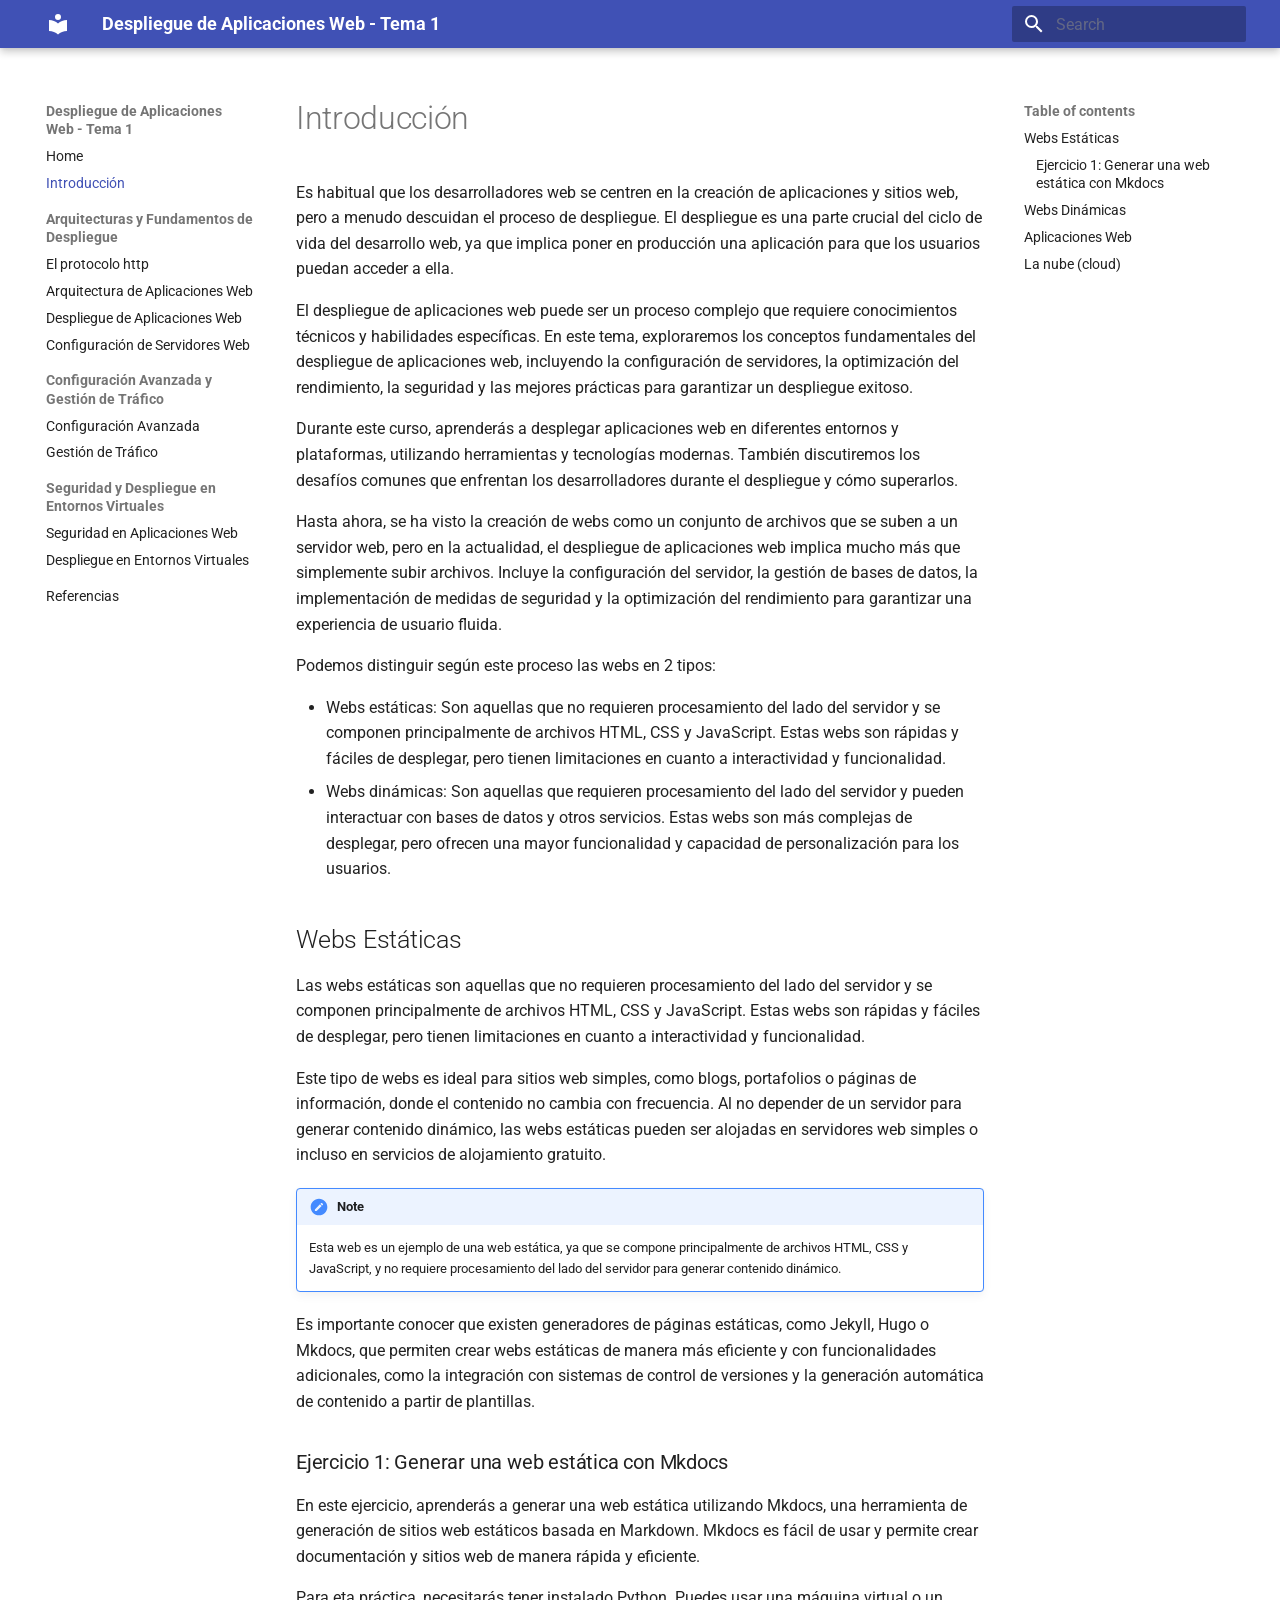
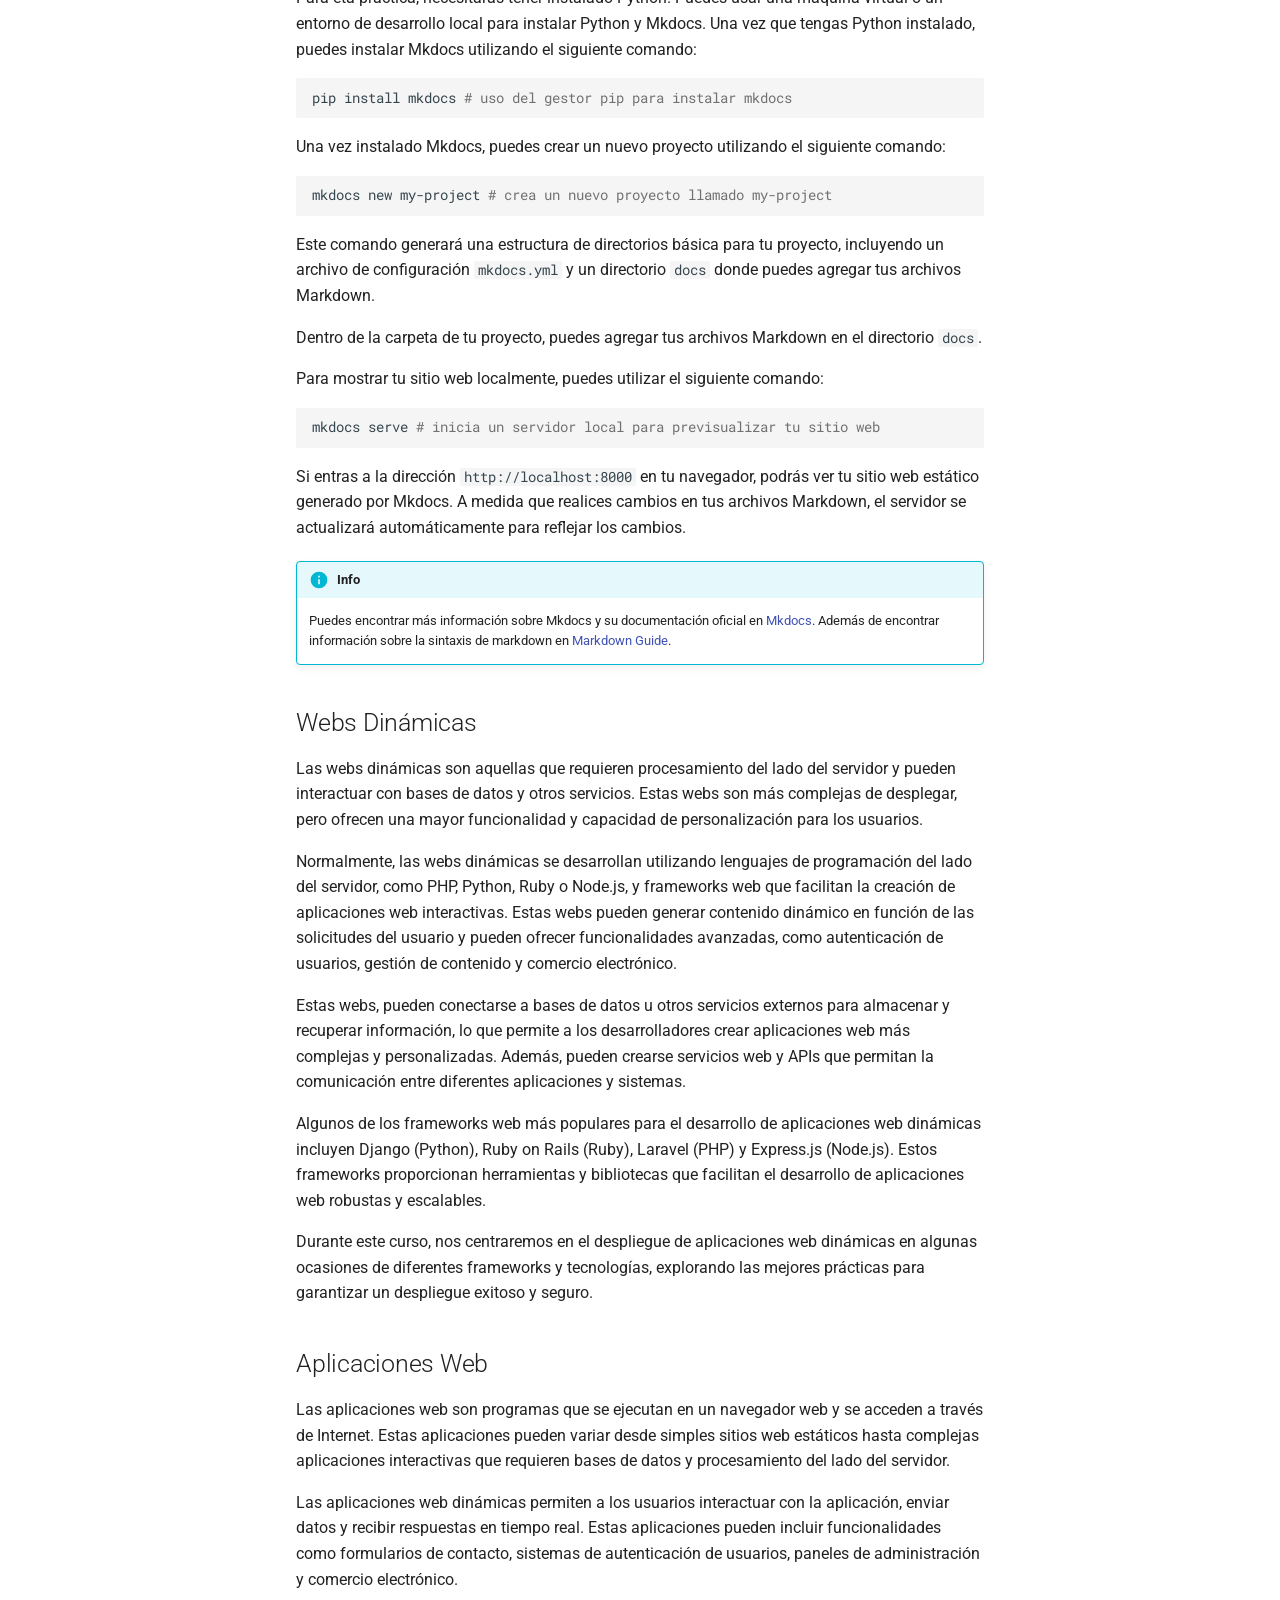
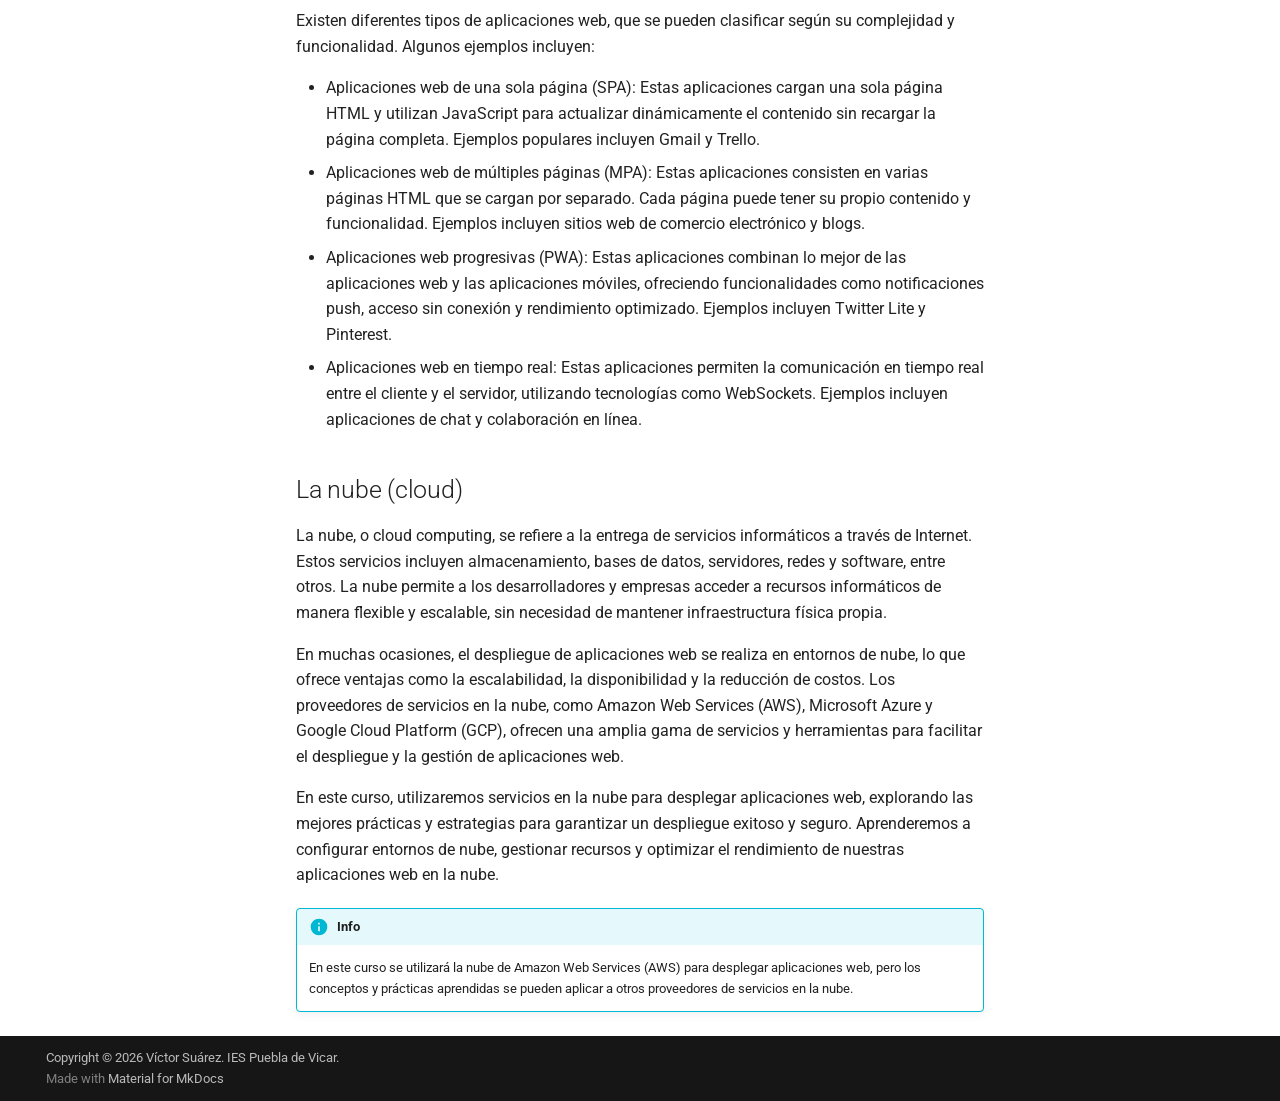
<file: introduccion/index.html>
<!doctype html>
<html lang="en" class="no-js">
  <head>
    
      <meta charset="utf-8">
      <meta name="viewport" content="width=device-width,initial-scale=1">
      
      
      
        <link rel="canonical" href="https://DaWebPuebla.github.io/tema1/introduccion/">
      
      
        <link rel="prev" href="..">
      
      
        <link rel="next" href="../protocolo_http/">
      
      
        
      
      
      <link rel="icon" href="../assets/images/favicon.png">
      <meta name="generator" content="mkdocs-1.6.1, mkdocs-material-9.7.7">
    
    
      
        <title>Introducción - Despliegue de Aplicaciones Web - Tema 1</title>
      
    
    
      <link rel="stylesheet" href="../assets/stylesheets/main.ec1eaa64.min.css">
      
      


    
    
      
    
    
      
        
        
        <link rel="preconnect" href="https://fonts.gstatic.com" crossorigin>
        <link rel="stylesheet" href="https://fonts.googleapis.com/css?family=Roboto:300,300i,400,400i,700,700i%7CRoboto+Mono:400,400i,700,700i&display=fallback">
        <style>:root{--md-text-font:"Roboto";--md-code-font:"Roboto Mono"}</style>
      
    
    
    <script>__md_scope=new URL("..",location),__md_hash=e=>[...e].reduce(((e,_)=>(e<<5)-e+_.charCodeAt(0)),0),__md_get=(e,_=localStorage,t=__md_scope)=>JSON.parse(_.getItem(t.pathname+"."+e)),__md_set=(e,_,t=localStorage,a=__md_scope)=>{try{t.setItem(a.pathname+"."+e,JSON.stringify(_))}catch(e){}}</script>
    
      

    
    
  </head>
  
  
    <body dir="ltr">
  
    
    <input class="md-toggle" data-md-toggle="drawer" type="checkbox" id="__drawer" autocomplete="off">
    <input class="md-toggle" data-md-toggle="search" type="checkbox" id="__search" autocomplete="off">
    <label class="md-overlay" for="__drawer"></label>
    <div data-md-component="skip">
      
        
        <a href="#introduccion" class="md-skip">
          Skip to content
        </a>
      
    </div>
    <div data-md-component="announce">
      
    </div>
    
    
      

  

<header class="md-header md-header--shadow" data-md-component="header">
  <nav class="md-header__inner md-grid" aria-label="Header">
    <a href=".." title="Despliegue de Aplicaciones Web - Tema 1" class="md-header__button md-logo" aria-label="Despliegue de Aplicaciones Web - Tema 1" data-md-component="logo">
      
  
  <svg xmlns="http://www.w3.org/2000/svg" viewBox="0 0 24 24"><path d="M12 8a3 3 0 0 0 3-3 3 3 0 0 0-3-3 3 3 0 0 0-3 3 3 3 0 0 0 3 3m0 3.54C9.64 9.35 6.5 8 3 8v11c3.5 0 6.64 1.35 9 3.54 2.36-2.19 5.5-3.54 9-3.54V8c-3.5 0-6.64 1.35-9 3.54"/></svg>

    </a>
    <label class="md-header__button md-icon" for="__drawer">
      
      <svg xmlns="http://www.w3.org/2000/svg" viewBox="0 0 24 24"><path d="M3 6h18v2H3zm0 5h18v2H3zm0 5h18v2H3z"/></svg>
    </label>
    <div class="md-header__title" data-md-component="header-title">
      <div class="md-header__ellipsis">
        <div class="md-header__topic">
          <span class="md-ellipsis">
            Despliegue de Aplicaciones Web - Tema 1
          </span>
        </div>
        <div class="md-header__topic" data-md-component="header-topic">
          <span class="md-ellipsis">
            
              Introducción
            
          </span>
        </div>
      </div>
    </div>
    
    
      <script>var palette=__md_get("__palette");if(palette&&palette.color){if("(prefers-color-scheme)"===palette.color.media){var media=matchMedia("(prefers-color-scheme: light)"),input=document.querySelector(media.matches?"[data-md-color-media='(prefers-color-scheme: light)']":"[data-md-color-media='(prefers-color-scheme: dark)']");palette.color.media=input.getAttribute("data-md-color-media"),palette.color.scheme=input.getAttribute("data-md-color-scheme"),palette.color.primary=input.getAttribute("data-md-color-primary"),palette.color.accent=input.getAttribute("data-md-color-accent")}for(var[key,value]of Object.entries(palette.color))document.body.setAttribute("data-md-color-"+key,value)}</script>
    
    
    
      
      
        <label class="md-header__button md-icon" for="__search">
          
          <svg xmlns="http://www.w3.org/2000/svg" viewBox="0 0 24 24"><path d="M9.5 3A6.5 6.5 0 0 1 16 9.5c0 1.61-.59 3.09-1.56 4.23l.27.27h.79l5 5-1.5 1.5-5-5v-.79l-.27-.27A6.52 6.52 0 0 1 9.5 16 6.5 6.5 0 0 1 3 9.5 6.5 6.5 0 0 1 9.5 3m0 2C7 5 5 7 5 9.5S7 14 9.5 14 14 12 14 9.5 12 5 9.5 5"/></svg>
        </label>
        <div class="md-search" data-md-component="search" role="dialog">
  <label class="md-search__overlay" for="__search"></label>
  <div class="md-search__inner" role="search">
    <form class="md-search__form" name="search">
      <input type="text" class="md-search__input" name="query" aria-label="Search" placeholder="Search" autocapitalize="off" autocorrect="off" autocomplete="off" spellcheck="false" data-md-component="search-query" required>
      <label class="md-search__icon md-icon" for="__search">
        
        <svg xmlns="http://www.w3.org/2000/svg" viewBox="0 0 24 24"><path d="M9.5 3A6.5 6.5 0 0 1 16 9.5c0 1.61-.59 3.09-1.56 4.23l.27.27h.79l5 5-1.5 1.5-5-5v-.79l-.27-.27A6.52 6.52 0 0 1 9.5 16 6.5 6.5 0 0 1 3 9.5 6.5 6.5 0 0 1 9.5 3m0 2C7 5 5 7 5 9.5S7 14 9.5 14 14 12 14 9.5 12 5 9.5 5"/></svg>
        
        <svg xmlns="http://www.w3.org/2000/svg" viewBox="0 0 24 24"><path d="M20 11v2H8l5.5 5.5-1.42 1.42L4.16 12l7.92-7.92L13.5 5.5 8 11z"/></svg>
      </label>
      <nav class="md-search__options" aria-label="Search">
        
        <button type="reset" class="md-search__icon md-icon" title="Clear" aria-label="Clear" tabindex="-1">
          
          <svg xmlns="http://www.w3.org/2000/svg" viewBox="0 0 24 24"><path d="M19 6.41 17.59 5 12 10.59 6.41 5 5 6.41 10.59 12 5 17.59 6.41 19 12 13.41 17.59 19 19 17.59 13.41 12z"/></svg>
        </button>
      </nav>
      
    </form>
    <div class="md-search__output">
      <div class="md-search__scrollwrap" tabindex="0" data-md-scrollfix>
        <div class="md-search-result" data-md-component="search-result">
          <div class="md-search-result__meta">
            Initializing search
          </div>
          <ol class="md-search-result__list" role="presentation"></ol>
        </div>
      </div>
    </div>
  </div>
</div>
      
    
    
  </nav>
  
</header>
    
    <div class="md-container" data-md-component="container">
      
      
        
          
        
      
      <main class="md-main" data-md-component="main">
        <div class="md-main__inner md-grid">
          
            
              
              <div class="md-sidebar md-sidebar--primary" data-md-component="sidebar" data-md-type="navigation" >
                <div class="md-sidebar__scrollwrap">
                  <div class="md-sidebar__inner">
                    



<nav class="md-nav md-nav--primary" aria-label="Navigation" data-md-level="0">
  <label class="md-nav__title" for="__drawer">
    <a href=".." title="Despliegue de Aplicaciones Web - Tema 1" class="md-nav__button md-logo" aria-label="Despliegue de Aplicaciones Web - Tema 1" data-md-component="logo">
      
  
  <svg xmlns="http://www.w3.org/2000/svg" viewBox="0 0 24 24"><path d="M12 8a3 3 0 0 0 3-3 3 3 0 0 0-3-3 3 3 0 0 0-3 3 3 3 0 0 0 3 3m0 3.54C9.64 9.35 6.5 8 3 8v11c3.5 0 6.64 1.35 9 3.54 2.36-2.19 5.5-3.54 9-3.54V8c-3.5 0-6.64 1.35-9 3.54"/></svg>

    </a>
    Despliegue de Aplicaciones Web - Tema 1
  </label>
  
  <ul class="md-nav__list" data-md-scrollfix>
    
      
      
  
  
  
  
    <li class="md-nav__item">
      <a href=".." class="md-nav__link">
        
  
  
  <span class="md-ellipsis">
    
  
    Home
  

    
  </span>
  
  

      </a>
    </li>
  

    
      
      
  
  
    
  
  
  
    <li class="md-nav__item md-nav__item--active">
      
      <input class="md-nav__toggle md-toggle" type="checkbox" id="__toc">
      
      
        
      
      
        <label class="md-nav__link md-nav__link--active" for="__toc">
          
  
  
  <span class="md-ellipsis">
    
  
    Introducción
  

    
  </span>
  
  

          <span class="md-nav__icon md-icon"></span>
        </label>
      
      <a href="./" class="md-nav__link md-nav__link--active">
        
  
  
  <span class="md-ellipsis">
    
  
    Introducción
  

    
  </span>
  
  

      </a>
      
        

<nav class="md-nav md-nav--secondary" aria-label="Table of contents">
  
  
  
    
  
  
    <label class="md-nav__title" for="__toc">
      <span class="md-nav__icon md-icon"></span>
      Table of contents
    </label>
    <ul class="md-nav__list" data-md-component="toc" data-md-scrollfix>
      
        <li class="md-nav__item">
  <a href="#webs-estaticas" class="md-nav__link">
    <span class="md-ellipsis">
      
        Webs Estáticas
      
    </span>
  </a>
  
    <nav class="md-nav" aria-label="Webs Estáticas">
      <ul class="md-nav__list">
        
          <li class="md-nav__item">
  <a href="#ejercicio-1-generar-una-web-estatica-con-mkdocs" class="md-nav__link">
    <span class="md-ellipsis">
      
        Ejercicio 1: Generar una web estática con Mkdocs
      
    </span>
  </a>
  
</li>
        
      </ul>
    </nav>
  
</li>
      
        <li class="md-nav__item">
  <a href="#webs-dinamicas" class="md-nav__link">
    <span class="md-ellipsis">
      
        Webs Dinámicas
      
    </span>
  </a>
  
</li>
      
        <li class="md-nav__item">
  <a href="#aplicaciones-web" class="md-nav__link">
    <span class="md-ellipsis">
      
        Aplicaciones Web
      
    </span>
  </a>
  
</li>
      
        <li class="md-nav__item">
  <a href="#la-nube-cloud" class="md-nav__link">
    <span class="md-ellipsis">
      
        La nube (cloud)
      
    </span>
  </a>
  
</li>
      
    </ul>
  
</nav>
      
    </li>
  

    
      
      
  
  
  
  
    
    
    
    
      
        
        
      
    
    
    <li class="md-nav__item md-nav__item--section md-nav__item--nested">
      
        
        
        <input class="md-nav__toggle md-toggle " type="checkbox" id="__nav_3" >
        
          
          <label class="md-nav__link" for="__nav_3" id="__nav_3_label" tabindex="">
            
  
  
  <span class="md-ellipsis">
    
  
    Arquitecturas y Fundamentos de Despliegue
  

    
  </span>
  
  

            <span class="md-nav__icon md-icon"></span>
          </label>
        
        <nav class="md-nav" data-md-level="1" aria-labelledby="__nav_3_label" aria-expanded="false">
          <label class="md-nav__title" for="__nav_3">
            <span class="md-nav__icon md-icon"></span>
            
  
    Arquitecturas y Fundamentos de Despliegue
  

          </label>
          <ul class="md-nav__list" data-md-scrollfix>
            
              
                
  
  
  
  
    <li class="md-nav__item">
      <a href="../protocolo_http/" class="md-nav__link">
        
  
  
  <span class="md-ellipsis">
    
  
    El protocolo http
  

    
  </span>
  
  

      </a>
    </li>
  

              
            
              
                
  
  
  
  
    <li class="md-nav__item">
      <a href="../arquitectura_aplicaciones_web.md" class="md-nav__link">
        
  
  
  <span class="md-ellipsis">
    
  
    Arquitectura de Aplicaciones Web
  

    
  </span>
  
  

      </a>
    </li>
  

              
            
              
                
  
  
  
  
    <li class="md-nav__item">
      <a href="../despliegue_aplicaciones_web.md" class="md-nav__link">
        
  
  
  <span class="md-ellipsis">
    
  
    Despliegue de Aplicaciones Web
  

    
  </span>
  
  

      </a>
    </li>
  

              
            
              
                
  
  
  
  
    <li class="md-nav__item">
      <a href="../configuracion_servidores_web.md" class="md-nav__link">
        
  
  
  <span class="md-ellipsis">
    
  
    Configuración de Servidores Web
  

    
  </span>
  
  

      </a>
    </li>
  

              
            
          </ul>
        </nav>
      
    </li>
  

    
      
      
  
  
  
  
    
    
    
    
      
        
        
      
    
    
    <li class="md-nav__item md-nav__item--section md-nav__item--nested">
      
        
        
        <input class="md-nav__toggle md-toggle " type="checkbox" id="__nav_4" >
        
          
          <label class="md-nav__link" for="__nav_4" id="__nav_4_label" tabindex="">
            
  
  
  <span class="md-ellipsis">
    
  
    Configuración Avanzada y Gestión de Tráfico
  

    
  </span>
  
  

            <span class="md-nav__icon md-icon"></span>
          </label>
        
        <nav class="md-nav" data-md-level="1" aria-labelledby="__nav_4_label" aria-expanded="false">
          <label class="md-nav__title" for="__nav_4">
            <span class="md-nav__icon md-icon"></span>
            
  
    Configuración Avanzada y Gestión de Tráfico
  

          </label>
          <ul class="md-nav__list" data-md-scrollfix>
            
              
                
  
  
  
  
    <li class="md-nav__item">
      <a href="../configuracion_avanzada.md" class="md-nav__link">
        
  
  
  <span class="md-ellipsis">
    
  
    Configuración Avanzada
  

    
  </span>
  
  

      </a>
    </li>
  

              
            
              
                
  
  
  
  
    <li class="md-nav__item">
      <a href="../gestion_trafico.md" class="md-nav__link">
        
  
  
  <span class="md-ellipsis">
    
  
    Gestión de Tráfico
  

    
  </span>
  
  

      </a>
    </li>
  

              
            
          </ul>
        </nav>
      
    </li>
  

    
      
      
  
  
  
  
    
    
    
    
      
        
        
      
    
    
    <li class="md-nav__item md-nav__item--section md-nav__item--nested">
      
        
        
        <input class="md-nav__toggle md-toggle " type="checkbox" id="__nav_5" >
        
          
          <label class="md-nav__link" for="__nav_5" id="__nav_5_label" tabindex="">
            
  
  
  <span class="md-ellipsis">
    
  
    Seguridad y Despliegue en Entornos Virtuales
  

    
  </span>
  
  

            <span class="md-nav__icon md-icon"></span>
          </label>
        
        <nav class="md-nav" data-md-level="1" aria-labelledby="__nav_5_label" aria-expanded="false">
          <label class="md-nav__title" for="__nav_5">
            <span class="md-nav__icon md-icon"></span>
            
  
    Seguridad y Despliegue en Entornos Virtuales
  

          </label>
          <ul class="md-nav__list" data-md-scrollfix>
            
              
                
  
  
  
  
    <li class="md-nav__item">
      <a href="../seguridad_aplicaciones_web.md" class="md-nav__link">
        
  
  
  <span class="md-ellipsis">
    
  
    Seguridad en Aplicaciones Web
  

    
  </span>
  
  

      </a>
    </li>
  

              
            
              
                
  
  
  
  
    <li class="md-nav__item">
      <a href="../despliegue_entornos_virtuales.md" class="md-nav__link">
        
  
  
  <span class="md-ellipsis">
    
  
    Despliegue en Entornos Virtuales
  

    
  </span>
  
  

      </a>
    </li>
  

              
            
          </ul>
        </nav>
      
    </li>
  

    
      
      
  
  
  
  
    <li class="md-nav__item">
      <a href="../referencias.md" class="md-nav__link">
        
  
  
  <span class="md-ellipsis">
    
  
    Referencias
  

    
  </span>
  
  

      </a>
    </li>
  

    
  </ul>
</nav>
                  </div>
                </div>
              </div>
            
            
              
              <div class="md-sidebar md-sidebar--secondary" data-md-component="sidebar" data-md-type="toc" >
                <div class="md-sidebar__scrollwrap">
                  <div class="md-sidebar__inner">
                    

<nav class="md-nav md-nav--secondary" aria-label="Table of contents">
  
  
  
    
  
  
    <label class="md-nav__title" for="__toc">
      <span class="md-nav__icon md-icon"></span>
      Table of contents
    </label>
    <ul class="md-nav__list" data-md-component="toc" data-md-scrollfix>
      
        <li class="md-nav__item">
  <a href="#webs-estaticas" class="md-nav__link">
    <span class="md-ellipsis">
      
        Webs Estáticas
      
    </span>
  </a>
  
    <nav class="md-nav" aria-label="Webs Estáticas">
      <ul class="md-nav__list">
        
          <li class="md-nav__item">
  <a href="#ejercicio-1-generar-una-web-estatica-con-mkdocs" class="md-nav__link">
    <span class="md-ellipsis">
      
        Ejercicio 1: Generar una web estática con Mkdocs
      
    </span>
  </a>
  
</li>
        
      </ul>
    </nav>
  
</li>
      
        <li class="md-nav__item">
  <a href="#webs-dinamicas" class="md-nav__link">
    <span class="md-ellipsis">
      
        Webs Dinámicas
      
    </span>
  </a>
  
</li>
      
        <li class="md-nav__item">
  <a href="#aplicaciones-web" class="md-nav__link">
    <span class="md-ellipsis">
      
        Aplicaciones Web
      
    </span>
  </a>
  
</li>
      
        <li class="md-nav__item">
  <a href="#la-nube-cloud" class="md-nav__link">
    <span class="md-ellipsis">
      
        La nube (cloud)
      
    </span>
  </a>
  
</li>
      
    </ul>
  
</nav>
                  </div>
                </div>
              </div>
            
          
          
            <div class="md-content" data-md-component="content">
              
              <article class="md-content__inner md-typeset">
                
                  



<h1 id="introduccion">Introducción</h1>
<p>Es habitual que los desarrolladores web se centren en la creación de aplicaciones y sitios web, pero a menudo descuidan el proceso de despliegue. El despliegue es una parte crucial del ciclo de vida del desarrollo web, ya que implica poner en producción una aplicación para que los usuarios puedan acceder a ella.</p>
<p>El despliegue de aplicaciones web puede ser un proceso complejo que requiere conocimientos técnicos y habilidades específicas. En este tema, exploraremos los conceptos fundamentales del despliegue de aplicaciones web, incluyendo la configuración de servidores, la optimización del rendimiento, la seguridad y las mejores prácticas para garantizar un despliegue exitoso.</p>
<p>Durante este curso, aprenderás a desplegar aplicaciones web en diferentes entornos y plataformas, utilizando herramientas y tecnologías modernas. También discutiremos los desafíos comunes que enfrentan los desarrolladores durante el despliegue y cómo superarlos.</p>
<p>Hasta ahora, se ha visto la creación de webs como un conjunto de archivos que se suben a un servidor web, pero en la actualidad, el despliegue de aplicaciones web implica mucho más que simplemente subir archivos. Incluye la configuración del servidor, la gestión de bases de datos, la implementación de medidas de seguridad y la optimización del rendimiento para garantizar una experiencia de usuario fluida.</p>
<p>Podemos distinguir según este proceso las webs en 2 tipos:</p>
<ul>
<li>Webs estáticas: Son aquellas que no requieren procesamiento del lado del servidor y se componen principalmente de archivos HTML, CSS y JavaScript. Estas webs son rápidas y fáciles de desplegar, pero tienen limitaciones en cuanto a interactividad y funcionalidad.</li>
<li>Webs dinámicas: Son aquellas que requieren procesamiento del lado del servidor y pueden interactuar con bases de datos y otros servicios. Estas webs son más complejas de desplegar, pero ofrecen una mayor funcionalidad y capacidad de personalización para los usuarios.</li>
</ul>
<h2 id="webs-estaticas">Webs Estáticas</h2>
<p>Las webs estáticas son aquellas que no requieren procesamiento del lado del servidor y se componen principalmente de archivos HTML, CSS y JavaScript. Estas webs son rápidas y fáciles de desplegar, pero tienen limitaciones en cuanto a interactividad y funcionalidad.</p>
<p>Este tipo de webs es ideal para sitios web simples, como blogs, portafolios o páginas de información, donde el contenido no cambia con frecuencia. Al no depender de un servidor para generar contenido dinámico, las webs estáticas pueden ser alojadas en servidores web simples o incluso en servicios de alojamiento gratuito.</p>
<div class="admonition note">
<p class="admonition-title">Note</p>
<p>Esta web es un ejemplo de una web estática, ya que se compone principalmente de archivos HTML, CSS y JavaScript, y no requiere procesamiento del lado del servidor para generar contenido dinámico.</p>
</div>
<p>Es importante conocer que existen generadores de páginas estáticas, como Jekyll, Hugo o Mkdocs, que permiten crear webs estáticas de manera más eficiente y con funcionalidades adicionales, como la integración con sistemas de control de versiones y la generación automática de contenido a partir de plantillas.</p>
<h3 id="ejercicio-1-generar-una-web-estatica-con-mkdocs">Ejercicio 1: Generar una web estática con Mkdocs</h3>
<p>En este ejercicio, aprenderás a generar una web estática utilizando Mkdocs, una herramienta de generación de sitios web estáticos basada en Markdown. Mkdocs es fácil de usar y permite crear documentación y sitios web de manera rápida y eficiente.</p>
<p>Para eta práctica, necesitarás tener instalado Python. Puedes usar una máquina virtual o un entorno de desarrollo local para instalar Python y Mkdocs. Una vez que tengas Python instalado, puedes instalar Mkdocs utilizando el siguiente comando:</p>
<div class="highlight"><pre><span></span><code>pip<span class="w"> </span>install<span class="w"> </span>mkdocs<span class="w"> </span><span class="c1"># uso del gestor pip para instalar mkdocs</span>
</code></pre></div>
<p>Una vez instalado Mkdocs, puedes crear un nuevo proyecto utilizando el siguiente comando:</p>
<div class="highlight"><pre><span></span><code>mkdocs<span class="w"> </span>new<span class="w"> </span>my-project<span class="w"> </span><span class="c1"># crea un nuevo proyecto llamado my-project</span>
</code></pre></div>
<p>Este comando generará una estructura de directorios básica para tu proyecto, incluyendo un archivo de configuración <code>mkdocs.yml</code> y un directorio <code>docs</code> donde puedes agregar tus archivos Markdown.</p>
<p>Dentro de la carpeta de tu proyecto, puedes agregar tus archivos Markdown en el directorio <code>docs</code>.</p>
<p>Para mostrar tu sitio web localmente, puedes utilizar el siguiente comando:</p>
<div class="highlight"><pre><span></span><code>mkdocs<span class="w"> </span>serve<span class="w"> </span><span class="c1"># inicia un servidor local para previsualizar tu sitio web</span>
</code></pre></div>
<p>Si entras a la dirección <code>http://localhost:8000</code> en tu navegador, podrás ver tu sitio web estático generado por Mkdocs. A medida que realices cambios en tus archivos Markdown, el servidor se actualizará automáticamente para reflejar los cambios.</p>
<div class="admonition info">
<p class="admonition-title">Info</p>
<p>Puedes encontrar más información sobre Mkdocs y su documentación oficial en <a href="https://www.mkdocs.org/">Mkdocs</a>. Además de encontrar información sobre la sintaxis de markdown en <a href="https://www.markdownguide.org/">Markdown Guide</a>.</p>
</div>
<h2 id="webs-dinamicas">Webs Dinámicas</h2>
<p>Las webs dinámicas son aquellas que requieren procesamiento del lado del servidor y pueden interactuar con bases de datos y otros servicios. Estas webs son más complejas de desplegar, pero ofrecen una mayor funcionalidad y capacidad de personalización para los usuarios.</p>
<p>Normalmente, las webs dinámicas se desarrollan utilizando lenguajes de programación del lado del servidor, como PHP, Python, Ruby o Node.js, y frameworks web que facilitan la creación de aplicaciones web interactivas. Estas webs pueden generar contenido dinámico en función de las solicitudes del usuario y pueden ofrecer funcionalidades avanzadas, como autenticación de usuarios, gestión de contenido y comercio electrónico.</p>
<p>Estas webs, pueden conectarse a bases de datos u otros servicios externos para almacenar y recuperar información, lo que permite a los desarrolladores crear aplicaciones web más complejas y personalizadas. Además, pueden crearse servicios web y APIs que permitan la comunicación entre diferentes aplicaciones y sistemas.</p>
<p>Algunos de los frameworks web más populares para el desarrollo de aplicaciones web dinámicas incluyen Django (Python), Ruby on Rails (Ruby), Laravel (PHP) y Express.js (Node.js). Estos frameworks proporcionan herramientas y bibliotecas que facilitan el desarrollo de aplicaciones web robustas y escalables.</p>
<p>Durante este curso, nos centraremos en el despliegue de aplicaciones web dinámicas en algunas ocasiones de diferentes frameworks y tecnologías, explorando las mejores prácticas para garantizar un despliegue exitoso y seguro.</p>
<h2 id="aplicaciones-web">Aplicaciones Web</h2>
<p>Las aplicaciones web son programas que se ejecutan en un navegador web y se acceden a través de Internet. Estas aplicaciones pueden variar desde simples sitios web estáticos hasta complejas aplicaciones interactivas que requieren bases de datos y procesamiento del lado del servidor.</p>
<p>Las aplicaciones web dinámicas permiten a los usuarios interactuar con la aplicación, enviar datos y recibir respuestas en tiempo real. Estas aplicaciones pueden incluir funcionalidades como formularios de contacto, sistemas de autenticación de usuarios, paneles de administración y comercio electrónico.</p>
<p>Existen diferentes tipos de aplicaciones web, que se pueden clasificar según su complejidad y funcionalidad. Algunos ejemplos incluyen:</p>
<ul>
<li>Aplicaciones web de una sola página (SPA): Estas aplicaciones cargan una sola página HTML y utilizan JavaScript para actualizar dinámicamente el contenido sin recargar la página completa. Ejemplos populares incluyen Gmail y Trello.</li>
<li>Aplicaciones web de múltiples páginas (MPA): Estas aplicaciones consisten en varias páginas HTML que se cargan por separado. Cada página puede tener su propio contenido y funcionalidad. Ejemplos incluyen sitios web de comercio electrónico y blogs.</li>
<li>Aplicaciones web progresivas (PWA): Estas aplicaciones combinan lo mejor de las aplicaciones web y las aplicaciones móviles, ofreciendo funcionalidades como notificaciones push, acceso sin conexión y rendimiento optimizado. Ejemplos incluyen Twitter Lite y Pinterest.</li>
<li>Aplicaciones web en tiempo real: Estas aplicaciones permiten la comunicación en tiempo real entre el cliente y el servidor, utilizando tecnologías como WebSockets. Ejemplos incluyen aplicaciones de chat y colaboración en línea.</li>
</ul>
<h2 id="la-nube-cloud">La nube (cloud)</h2>
<p>La nube, o cloud computing, se refiere a la entrega de servicios informáticos a través de Internet. Estos servicios incluyen almacenamiento, bases de datos, servidores, redes y software, entre otros. La nube permite a los desarrolladores y empresas acceder a recursos informáticos de manera flexible y escalable, sin necesidad de mantener infraestructura física propia.</p>
<p>En muchas ocasiones, el despliegue de aplicaciones web se realiza en entornos de nube, lo que ofrece ventajas como la escalabilidad, la disponibilidad y la reducción de costos. Los proveedores de servicios en la nube, como Amazon Web Services (AWS), Microsoft Azure y Google Cloud Platform (GCP), ofrecen una amplia gama de servicios y herramientas para facilitar el despliegue y la gestión de aplicaciones web.</p>
<p>En este curso, utilizaremos servicios en la nube para desplegar aplicaciones web, explorando las mejores prácticas y estrategias para garantizar un despliegue exitoso y seguro. Aprenderemos a configurar entornos de nube, gestionar recursos y optimizar el rendimiento de nuestras aplicaciones web en la nube.</p>
<div class="admonition info">
<p class="admonition-title">Info</p>
<p>En este curso se utilizará la nube de Amazon Web Services (AWS) para desplegar aplicaciones web, pero los conceptos y prácticas aprendidas se pueden aplicar a otros proveedores de servicios en la nube.</p>
</div>












                
              </article>
            </div>
          
          
<script>var target=document.getElementById(location.hash.slice(1));target&&target.name&&(target.checked=target.name.startsWith("__tabbed_"))</script>
        </div>
        
          <button type="button" class="md-top md-icon" data-md-component="top" hidden>
  
  <svg xmlns="http://www.w3.org/2000/svg" viewBox="0 0 24 24"><path d="M13 20h-2V8l-5.5 5.5-1.42-1.42L12 4.16l7.92 7.92-1.42 1.42L13 8z"/></svg>
  Back to top
</button>
        
      </main>
      
        <footer class="md-footer">
  
  <div class="md-footer-meta md-typeset">
    <div class="md-footer-meta__inner md-grid">
      <div class="md-copyright">
  
    <div class="md-copyright__highlight">
      Copyright &copy; 2026 Víctor Suárez. IES Puebla de Vicar.
    </div>
  
  
    Made with
    <a href="https://squidfunk.github.io/mkdocs-material/" target="_blank" rel="noopener">
      Material for MkDocs
    </a>
  
</div>
      
    </div>
  </div>
</footer>
      
    </div>
    <div class="md-dialog" data-md-component="dialog">
      <div class="md-dialog__inner md-typeset"></div>
    </div>
    
    
    
      
      
      <script id="__config" type="application/json">{"annotate": null, "base": "..", "features": ["navigation.top", "navigation.sections"], "search": "../assets/javascripts/workers/search.2c215733.min.js", "tags": null, "translations": {"clipboard.copied": "Copied to clipboard", "clipboard.copy": "Copy to clipboard", "search.result.more.one": "1 more on this page", "search.result.more.other": "# more on this page", "search.result.none": "No matching documents", "search.result.one": "1 matching document", "search.result.other": "# matching documents", "search.result.placeholder": "Type to start searching", "search.result.term.missing": "Missing", "select.version": "Select version"}, "version": null}</script>
    
    
      <script src="../assets/javascripts/bundle.d7400e89.min.js"></script>
      
    
  </body>
</html>
</file>
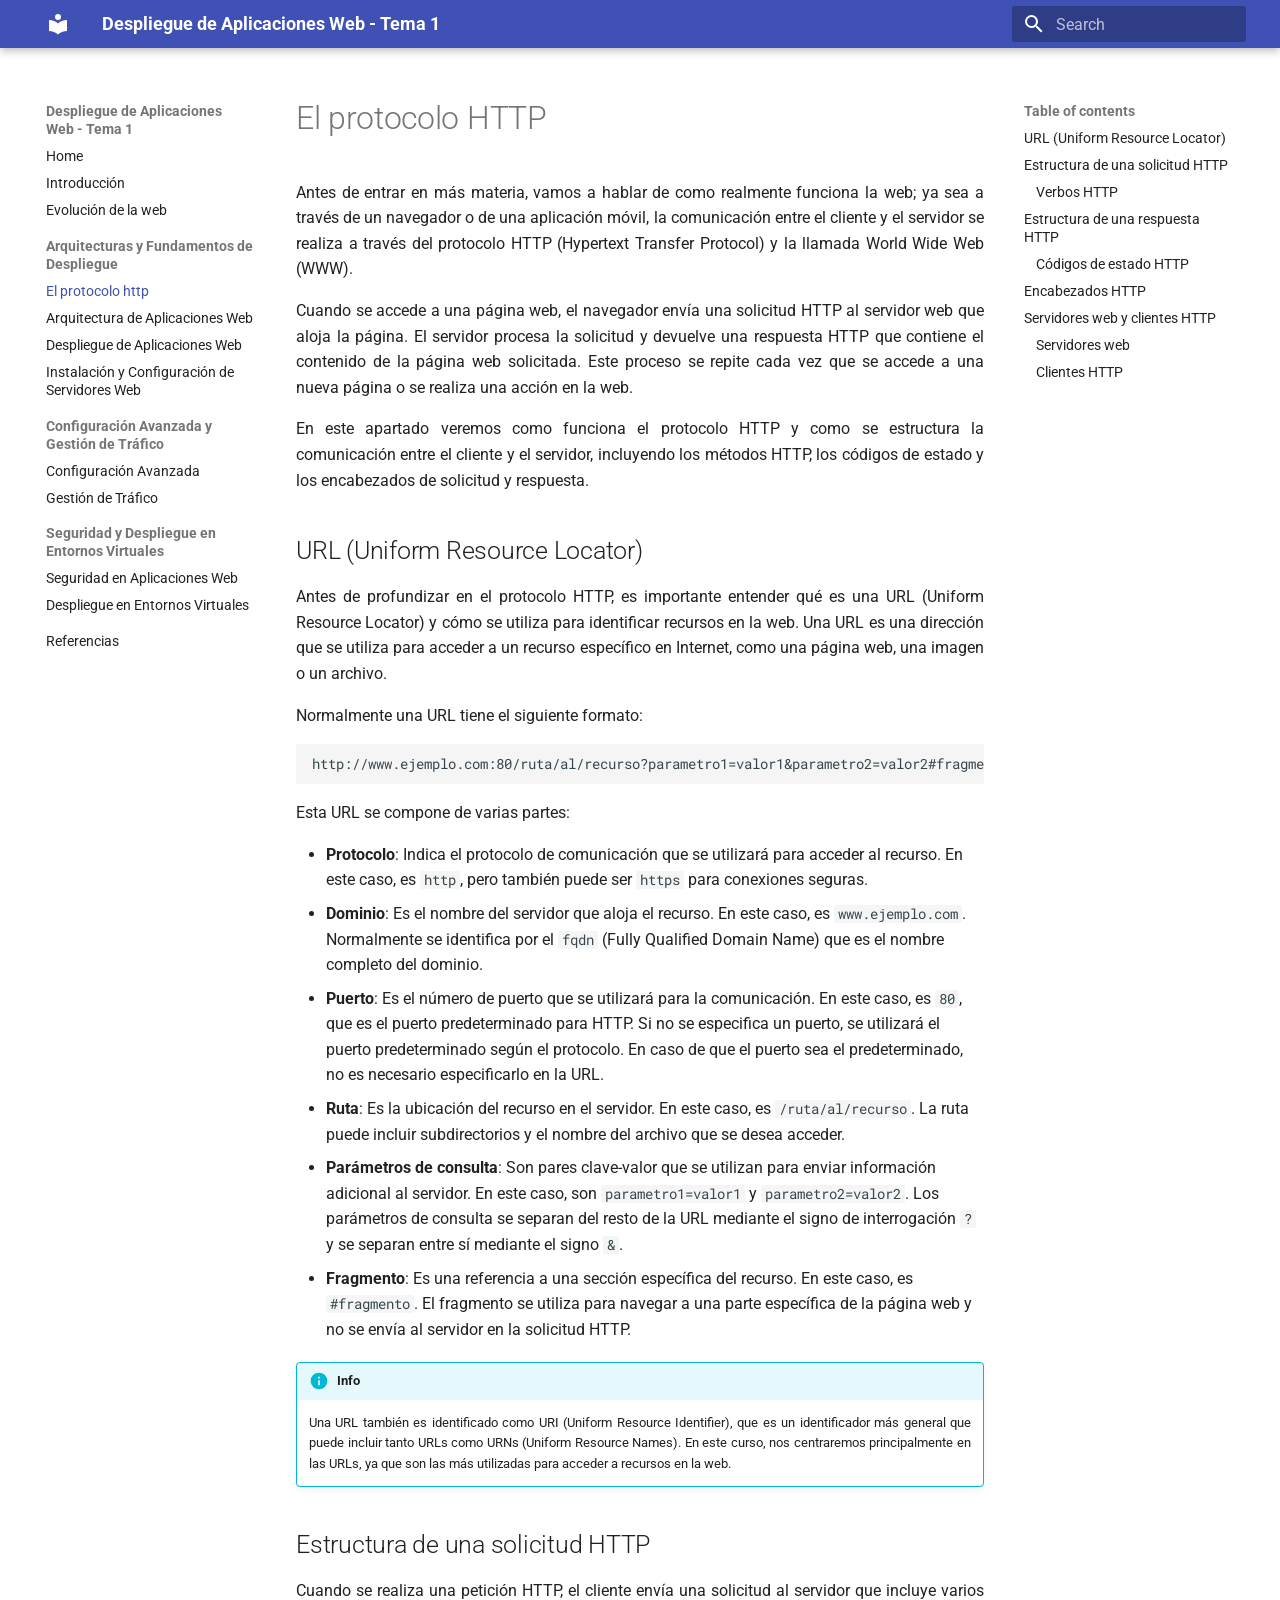
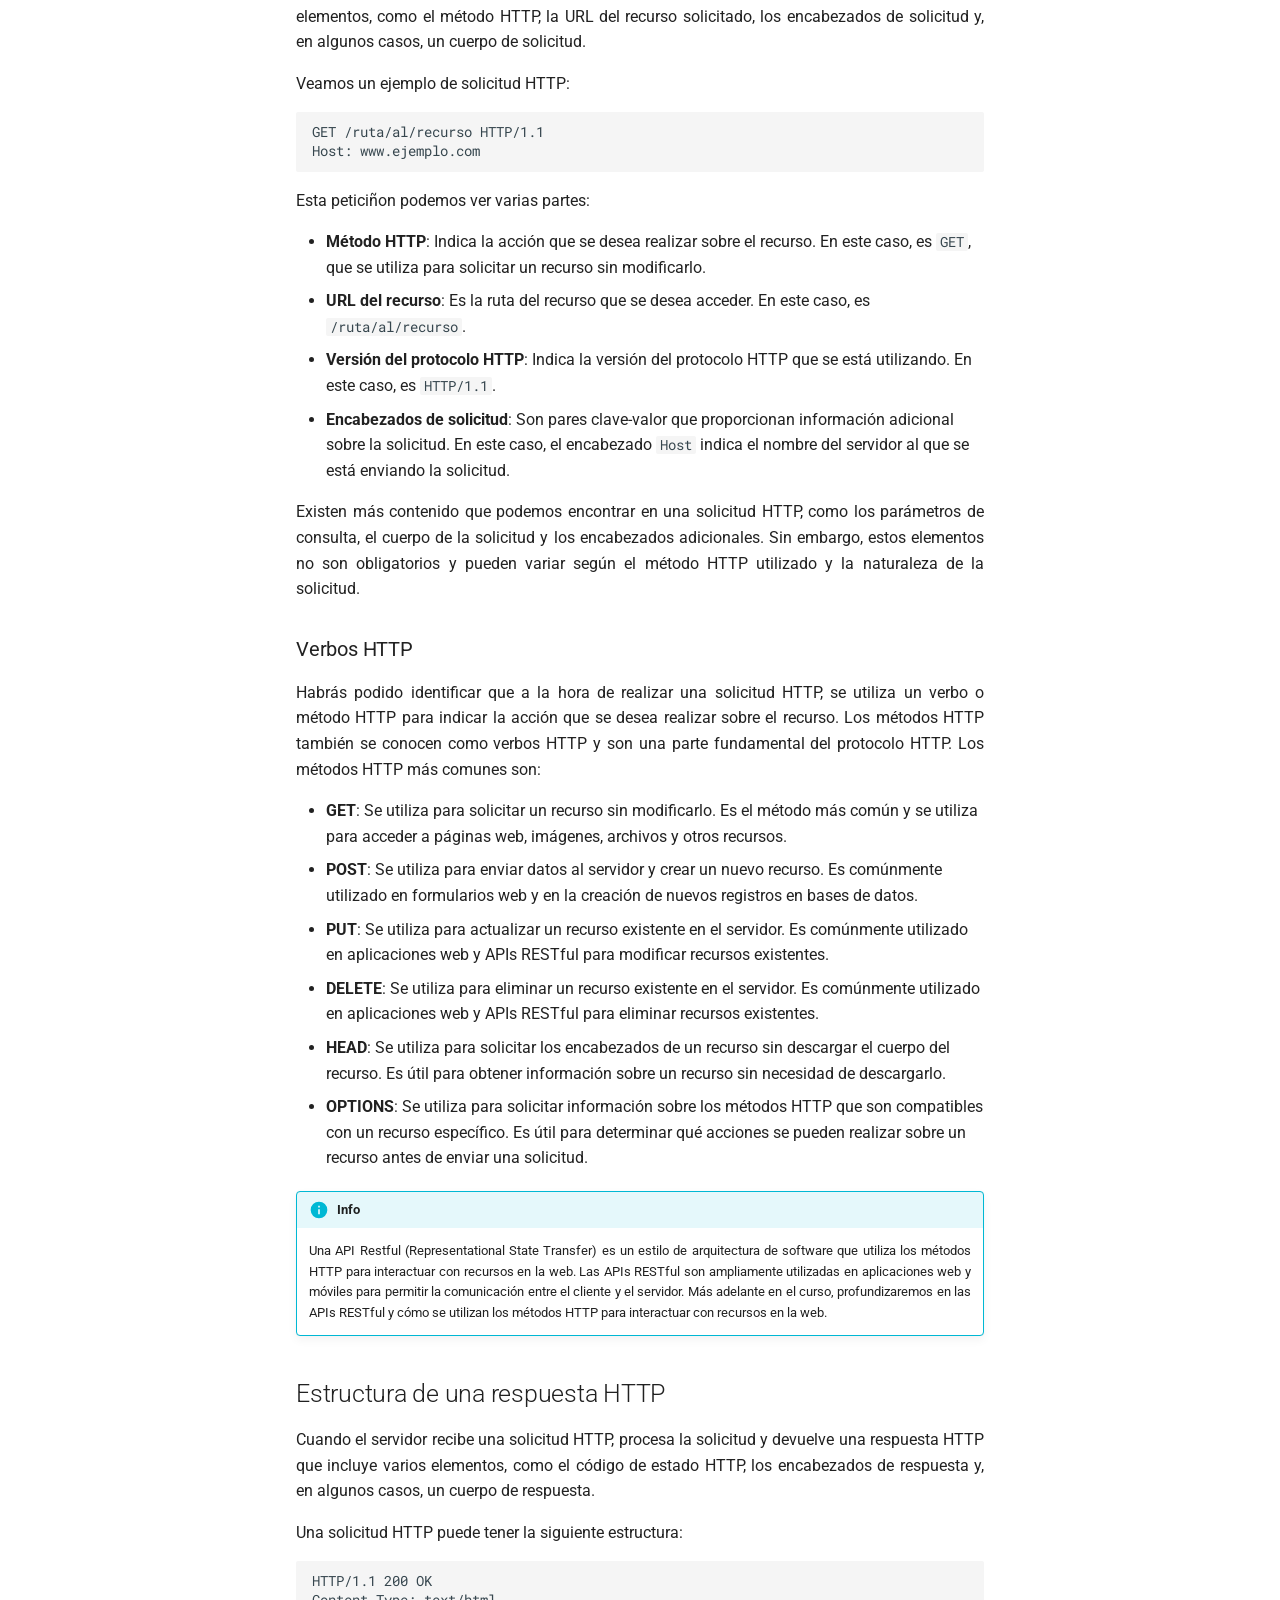
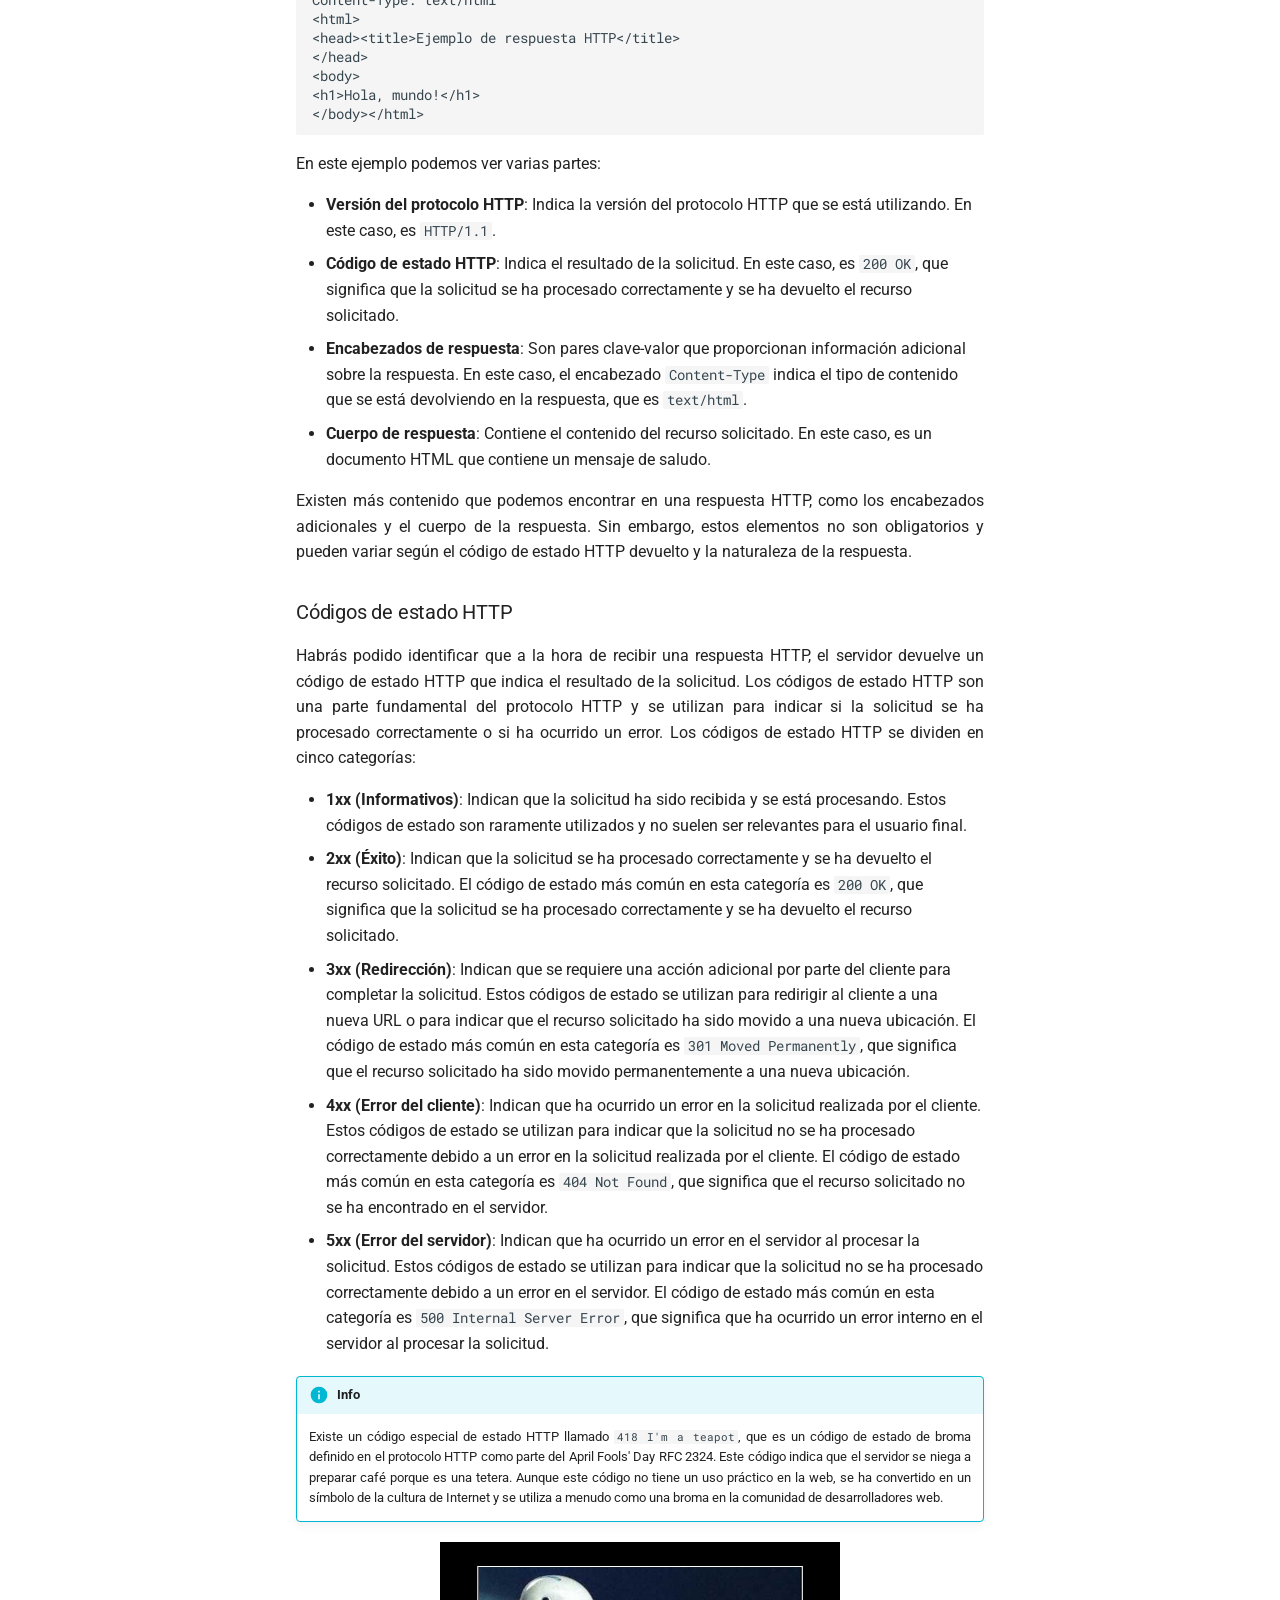
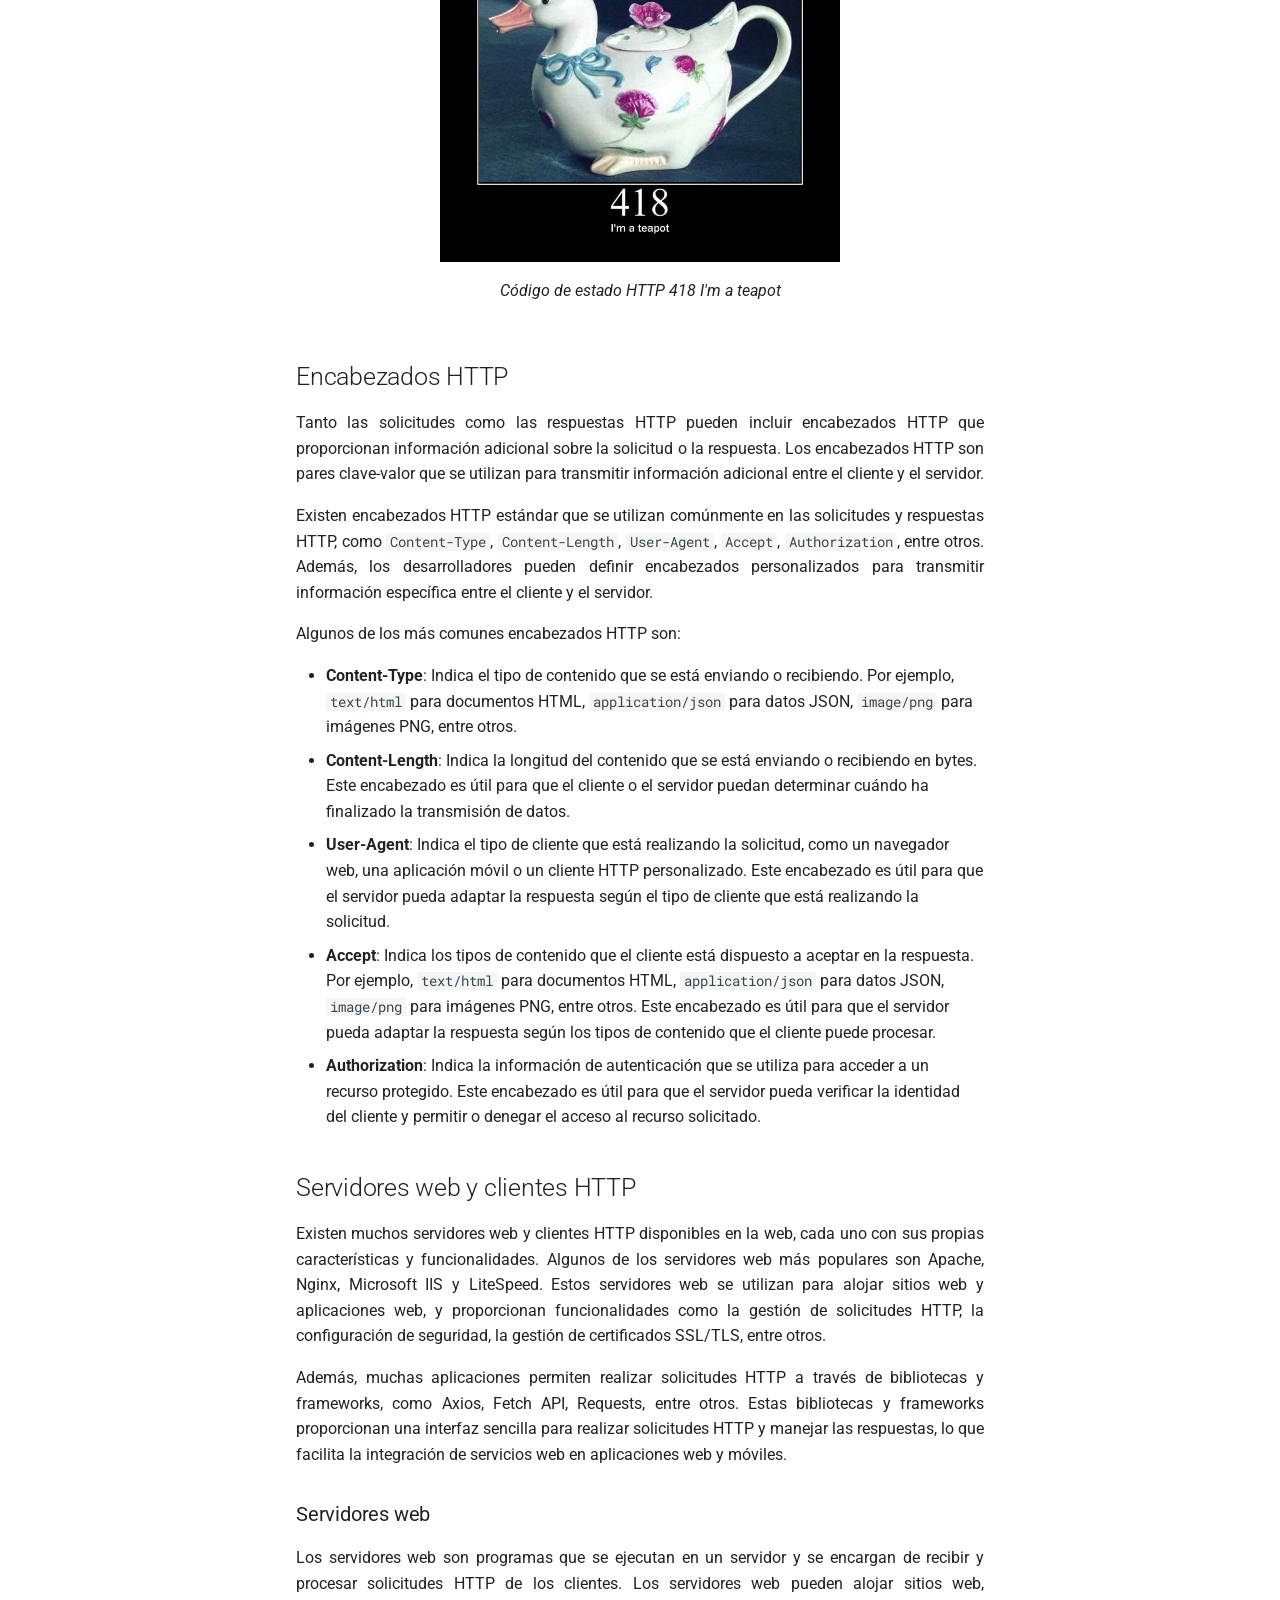
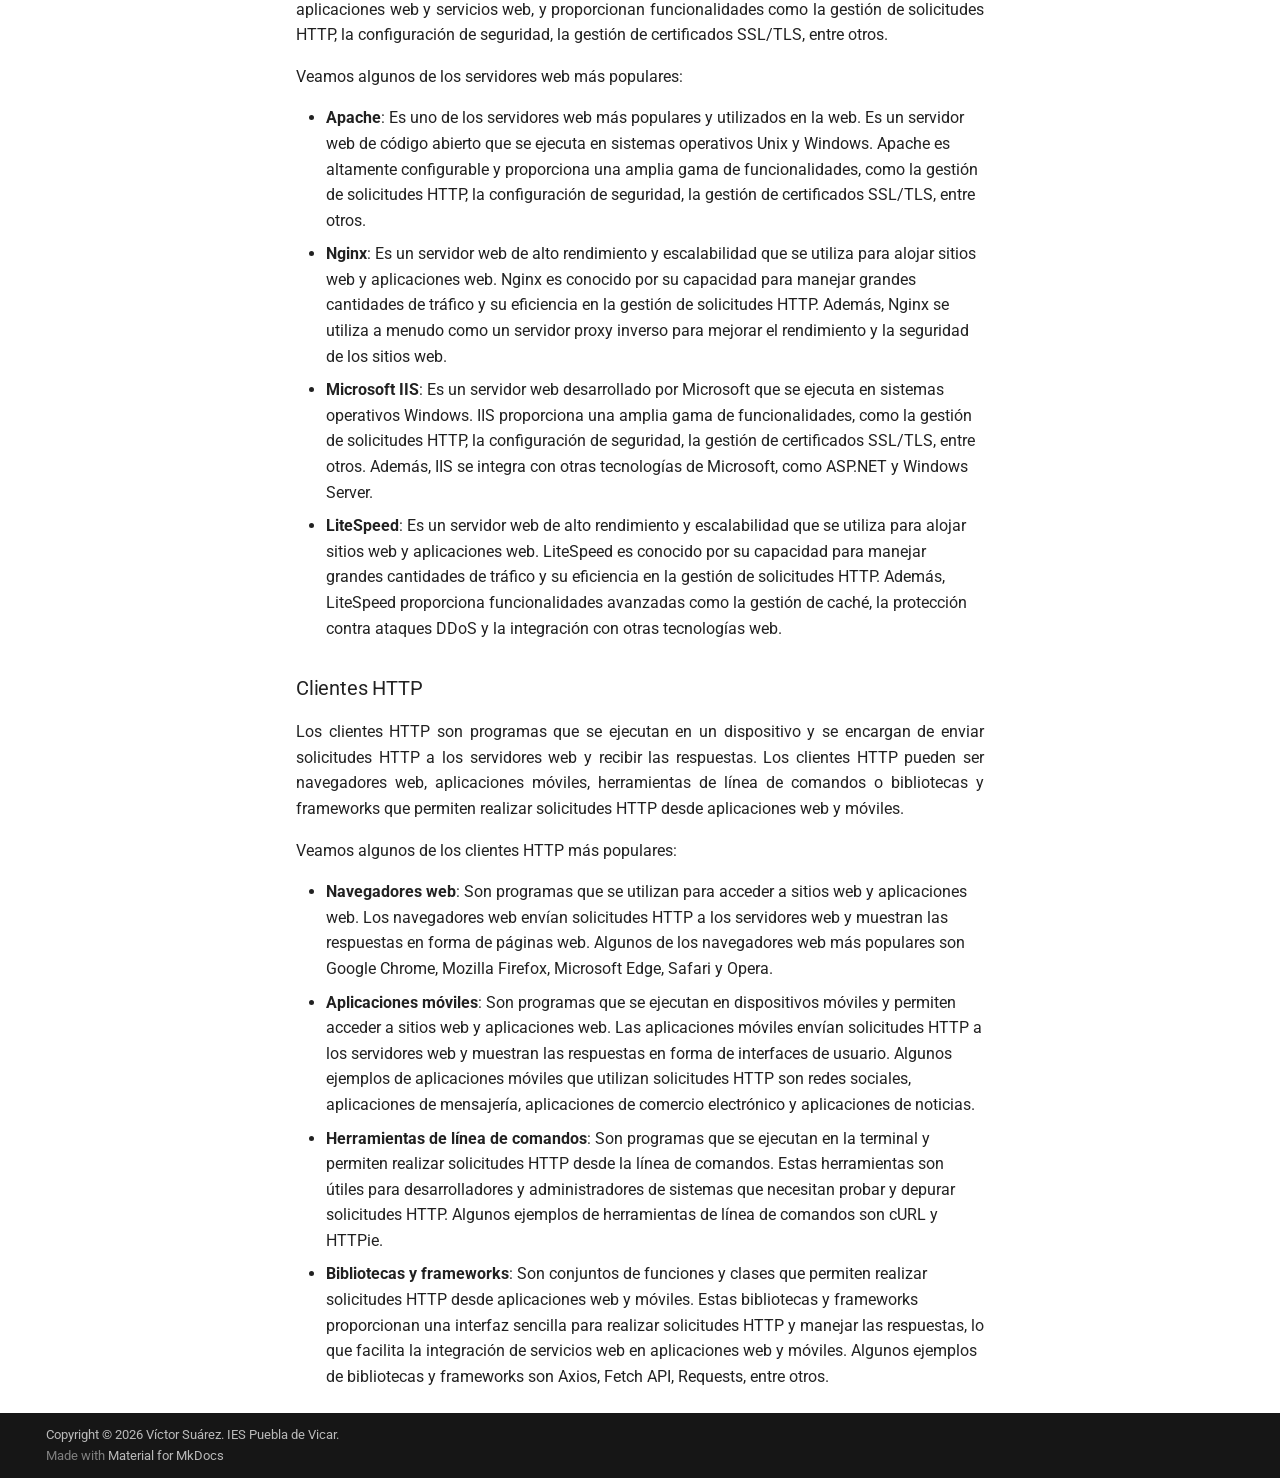
<file: protocolo_http/index.html>
<!doctype html>
<html lang="en" class="no-js">
  <head>
    
      <meta charset="utf-8">
      <meta name="viewport" content="width=device-width,initial-scale=1">
      
      
      
        <link rel="canonical" href="https://DaWebPuebla.github.io/tema1/protocolo_http/">
      
      
        <link rel="prev" href="../evolucion_web/">
      
      
        <link rel="next" href="../arquitectura_aplicaciones_web/">
      
      
        
      
      
      <link rel="icon" href="../assets/images/favicon.png">
      <meta name="generator" content="mkdocs-1.6.1, mkdocs-material-9.7.7">
    
    
      
        <title>El protocolo http - Despliegue de Aplicaciones Web - Tema 1</title>
      
    
    
      <link rel="stylesheet" href="../assets/stylesheets/main.ec1eaa64.min.css">
      
      


    
    
      
    
    
      
        
        
        <link rel="preconnect" href="https://fonts.gstatic.com" crossorigin>
        <link rel="stylesheet" href="https://fonts.googleapis.com/css?family=Roboto:300,300i,400,400i,700,700i%7CRoboto+Mono:400,400i,700,700i&display=fallback">
        <style>:root{--md-text-font:"Roboto";--md-code-font:"Roboto Mono"}</style>
      
    
    
      <link rel="stylesheet" href="../css/styles.css">
    
    <script>__md_scope=new URL("..",location),__md_hash=e=>[...e].reduce(((e,_)=>(e<<5)-e+_.charCodeAt(0)),0),__md_get=(e,_=localStorage,t=__md_scope)=>JSON.parse(_.getItem(t.pathname+"."+e)),__md_set=(e,_,t=localStorage,a=__md_scope)=>{try{t.setItem(a.pathname+"."+e,JSON.stringify(_))}catch(e){}}</script>
    
      

    
    
  </head>
  
  
    <body dir="ltr">
  
    
    <input class="md-toggle" data-md-toggle="drawer" type="checkbox" id="__drawer" autocomplete="off">
    <input class="md-toggle" data-md-toggle="search" type="checkbox" id="__search" autocomplete="off">
    <label class="md-overlay" for="__drawer"></label>
    <div data-md-component="skip">
      
        
        <a href="#el-protocolo-http" class="md-skip">
          Skip to content
        </a>
      
    </div>
    <div data-md-component="announce">
      
    </div>
    
    
      

  

<header class="md-header md-header--shadow" data-md-component="header">
  <nav class="md-header__inner md-grid" aria-label="Header">
    <a href=".." title="Despliegue de Aplicaciones Web - Tema 1" class="md-header__button md-logo" aria-label="Despliegue de Aplicaciones Web - Tema 1" data-md-component="logo">
      
  
  <svg xmlns="http://www.w3.org/2000/svg" viewBox="0 0 24 24"><path d="M12 8a3 3 0 0 0 3-3 3 3 0 0 0-3-3 3 3 0 0 0-3 3 3 3 0 0 0 3 3m0 3.54C9.64 9.35 6.5 8 3 8v11c3.5 0 6.64 1.35 9 3.54 2.36-2.19 5.5-3.54 9-3.54V8c-3.5 0-6.64 1.35-9 3.54"/></svg>

    </a>
    <label class="md-header__button md-icon" for="__drawer">
      
      <svg xmlns="http://www.w3.org/2000/svg" viewBox="0 0 24 24"><path d="M3 6h18v2H3zm0 5h18v2H3zm0 5h18v2H3z"/></svg>
    </label>
    <div class="md-header__title" data-md-component="header-title">
      <div class="md-header__ellipsis">
        <div class="md-header__topic">
          <span class="md-ellipsis">
            Despliegue de Aplicaciones Web - Tema 1
          </span>
        </div>
        <div class="md-header__topic" data-md-component="header-topic">
          <span class="md-ellipsis">
            
              El protocolo http
            
          </span>
        </div>
      </div>
    </div>
    
    
      <script>var palette=__md_get("__palette");if(palette&&palette.color){if("(prefers-color-scheme)"===palette.color.media){var media=matchMedia("(prefers-color-scheme: light)"),input=document.querySelector(media.matches?"[data-md-color-media='(prefers-color-scheme: light)']":"[data-md-color-media='(prefers-color-scheme: dark)']");palette.color.media=input.getAttribute("data-md-color-media"),palette.color.scheme=input.getAttribute("data-md-color-scheme"),palette.color.primary=input.getAttribute("data-md-color-primary"),palette.color.accent=input.getAttribute("data-md-color-accent")}for(var[key,value]of Object.entries(palette.color))document.body.setAttribute("data-md-color-"+key,value)}</script>
    
    
    
      
      
        <label class="md-header__button md-icon" for="__search">
          
          <svg xmlns="http://www.w3.org/2000/svg" viewBox="0 0 24 24"><path d="M9.5 3A6.5 6.5 0 0 1 16 9.5c0 1.61-.59 3.09-1.56 4.23l.27.27h.79l5 5-1.5 1.5-5-5v-.79l-.27-.27A6.52 6.52 0 0 1 9.5 16 6.5 6.5 0 0 1 3 9.5 6.5 6.5 0 0 1 9.5 3m0 2C7 5 5 7 5 9.5S7 14 9.5 14 14 12 14 9.5 12 5 9.5 5"/></svg>
        </label>
        <div class="md-search" data-md-component="search" role="dialog">
  <label class="md-search__overlay" for="__search"></label>
  <div class="md-search__inner" role="search">
    <form class="md-search__form" name="search">
      <input type="text" class="md-search__input" name="query" aria-label="Search" placeholder="Search" autocapitalize="off" autocorrect="off" autocomplete="off" spellcheck="false" data-md-component="search-query" required>
      <label class="md-search__icon md-icon" for="__search">
        
        <svg xmlns="http://www.w3.org/2000/svg" viewBox="0 0 24 24"><path d="M9.5 3A6.5 6.5 0 0 1 16 9.5c0 1.61-.59 3.09-1.56 4.23l.27.27h.79l5 5-1.5 1.5-5-5v-.79l-.27-.27A6.52 6.52 0 0 1 9.5 16 6.5 6.5 0 0 1 3 9.5 6.5 6.5 0 0 1 9.5 3m0 2C7 5 5 7 5 9.5S7 14 9.5 14 14 12 14 9.5 12 5 9.5 5"/></svg>
        
        <svg xmlns="http://www.w3.org/2000/svg" viewBox="0 0 24 24"><path d="M20 11v2H8l5.5 5.5-1.42 1.42L4.16 12l7.92-7.92L13.5 5.5 8 11z"/></svg>
      </label>
      <nav class="md-search__options" aria-label="Search">
        
        <button type="reset" class="md-search__icon md-icon" title="Clear" aria-label="Clear" tabindex="-1">
          
          <svg xmlns="http://www.w3.org/2000/svg" viewBox="0 0 24 24"><path d="M19 6.41 17.59 5 12 10.59 6.41 5 5 6.41 10.59 12 5 17.59 6.41 19 12 13.41 17.59 19 19 17.59 13.41 12z"/></svg>
        </button>
      </nav>
      
    </form>
    <div class="md-search__output">
      <div class="md-search__scrollwrap" tabindex="0" data-md-scrollfix>
        <div class="md-search-result" data-md-component="search-result">
          <div class="md-search-result__meta">
            Initializing search
          </div>
          <ol class="md-search-result__list" role="presentation"></ol>
        </div>
      </div>
    </div>
  </div>
</div>
      
    
    
  </nav>
  
</header>
    
    <div class="md-container" data-md-component="container">
      
      
        
          
        
      
      <main class="md-main" data-md-component="main">
        <div class="md-main__inner md-grid">
          
            
              
              <div class="md-sidebar md-sidebar--primary" data-md-component="sidebar" data-md-type="navigation" >
                <div class="md-sidebar__scrollwrap">
                  <div class="md-sidebar__inner">
                    



<nav class="md-nav md-nav--primary" aria-label="Navigation" data-md-level="0">
  <label class="md-nav__title" for="__drawer">
    <a href=".." title="Despliegue de Aplicaciones Web - Tema 1" class="md-nav__button md-logo" aria-label="Despliegue de Aplicaciones Web - Tema 1" data-md-component="logo">
      
  
  <svg xmlns="http://www.w3.org/2000/svg" viewBox="0 0 24 24"><path d="M12 8a3 3 0 0 0 3-3 3 3 0 0 0-3-3 3 3 0 0 0-3 3 3 3 0 0 0 3 3m0 3.54C9.64 9.35 6.5 8 3 8v11c3.5 0 6.64 1.35 9 3.54 2.36-2.19 5.5-3.54 9-3.54V8c-3.5 0-6.64 1.35-9 3.54"/></svg>

    </a>
    Despliegue de Aplicaciones Web - Tema 1
  </label>
  
  <ul class="md-nav__list" data-md-scrollfix>
    
      
      
  
  
  
  
    <li class="md-nav__item">
      <a href=".." class="md-nav__link">
        
  
  
  <span class="md-ellipsis">
    
  
    Home
  

    
  </span>
  
  

      </a>
    </li>
  

    
      
      
  
  
  
  
    <li class="md-nav__item">
      <a href="../introduccion/" class="md-nav__link">
        
  
  
  <span class="md-ellipsis">
    
  
    Introducción
  

    
  </span>
  
  

      </a>
    </li>
  

    
      
      
  
  
  
  
    <li class="md-nav__item">
      <a href="../evolucion_web/" class="md-nav__link">
        
  
  
  <span class="md-ellipsis">
    
  
    Evolución de la web
  

    
  </span>
  
  

      </a>
    </li>
  

    
      
      
  
  
    
  
  
  
    
    
    
    
      
        
        
      
    
    
    <li class="md-nav__item md-nav__item--active md-nav__item--section md-nav__item--nested">
      
        
        
        <input class="md-nav__toggle md-toggle " type="checkbox" id="__nav_4" checked>
        
          
          <label class="md-nav__link" for="__nav_4" id="__nav_4_label" tabindex="">
            
  
  
  <span class="md-ellipsis">
    
  
    Arquitecturas y Fundamentos de Despliegue
  

    
  </span>
  
  

            <span class="md-nav__icon md-icon"></span>
          </label>
        
        <nav class="md-nav" data-md-level="1" aria-labelledby="__nav_4_label" aria-expanded="true">
          <label class="md-nav__title" for="__nav_4">
            <span class="md-nav__icon md-icon"></span>
            
  
    Arquitecturas y Fundamentos de Despliegue
  

          </label>
          <ul class="md-nav__list" data-md-scrollfix>
            
              
                
  
  
    
  
  
  
    <li class="md-nav__item md-nav__item--active">
      
      <input class="md-nav__toggle md-toggle" type="checkbox" id="__toc">
      
      
        
      
      
        <label class="md-nav__link md-nav__link--active" for="__toc">
          
  
  
  <span class="md-ellipsis">
    
  
    El protocolo http
  

    
  </span>
  
  

          <span class="md-nav__icon md-icon"></span>
        </label>
      
      <a href="./" class="md-nav__link md-nav__link--active">
        
  
  
  <span class="md-ellipsis">
    
  
    El protocolo http
  

    
  </span>
  
  

      </a>
      
        

<nav class="md-nav md-nav--secondary" aria-label="Table of contents">
  
  
  
    
  
  
    <label class="md-nav__title" for="__toc">
      <span class="md-nav__icon md-icon"></span>
      Table of contents
    </label>
    <ul class="md-nav__list" data-md-component="toc" data-md-scrollfix>
      
        <li class="md-nav__item">
  <a href="#url-uniform-resource-locator" class="md-nav__link">
    <span class="md-ellipsis">
      
        URL (Uniform Resource Locator)
      
    </span>
  </a>
  
</li>
      
        <li class="md-nav__item">
  <a href="#estructura-de-una-solicitud-http" class="md-nav__link">
    <span class="md-ellipsis">
      
        Estructura de una solicitud HTTP
      
    </span>
  </a>
  
    <nav class="md-nav" aria-label="Estructura de una solicitud HTTP">
      <ul class="md-nav__list">
        
          <li class="md-nav__item">
  <a href="#verbos-http" class="md-nav__link">
    <span class="md-ellipsis">
      
        Verbos HTTP
      
    </span>
  </a>
  
</li>
        
      </ul>
    </nav>
  
</li>
      
        <li class="md-nav__item">
  <a href="#estructura-de-una-respuesta-http" class="md-nav__link">
    <span class="md-ellipsis">
      
        Estructura de una respuesta HTTP
      
    </span>
  </a>
  
    <nav class="md-nav" aria-label="Estructura de una respuesta HTTP">
      <ul class="md-nav__list">
        
          <li class="md-nav__item">
  <a href="#codigos-de-estado-http" class="md-nav__link">
    <span class="md-ellipsis">
      
        Códigos de estado HTTP
      
    </span>
  </a>
  
</li>
        
      </ul>
    </nav>
  
</li>
      
        <li class="md-nav__item">
  <a href="#encabezados-http" class="md-nav__link">
    <span class="md-ellipsis">
      
        Encabezados HTTP
      
    </span>
  </a>
  
</li>
      
        <li class="md-nav__item">
  <a href="#servidores-web-y-clientes-http" class="md-nav__link">
    <span class="md-ellipsis">
      
        Servidores web y clientes HTTP
      
    </span>
  </a>
  
    <nav class="md-nav" aria-label="Servidores web y clientes HTTP">
      <ul class="md-nav__list">
        
          <li class="md-nav__item">
  <a href="#servidores-web" class="md-nav__link">
    <span class="md-ellipsis">
      
        Servidores web
      
    </span>
  </a>
  
</li>
        
          <li class="md-nav__item">
  <a href="#clientes-http" class="md-nav__link">
    <span class="md-ellipsis">
      
        Clientes HTTP
      
    </span>
  </a>
  
</li>
        
      </ul>
    </nav>
  
</li>
      
    </ul>
  
</nav>
      
    </li>
  

              
            
              
                
  
  
  
  
    <li class="md-nav__item">
      <a href="../arquitectura_aplicaciones_web/" class="md-nav__link">
        
  
  
  <span class="md-ellipsis">
    
  
    Arquitectura de Aplicaciones Web
  

    
  </span>
  
  

      </a>
    </li>
  

              
            
              
                
  
  
  
  
    <li class="md-nav__item">
      <a href="../despliegue_aplicaciones_web/" class="md-nav__link">
        
  
  
  <span class="md-ellipsis">
    
  
    Despliegue de Aplicaciones Web
  

    
  </span>
  
  

      </a>
    </li>
  

              
            
              
                
  
  
  
  
    <li class="md-nav__item">
      <a href="../configuracion_servidores_web/" class="md-nav__link">
        
  
  
  <span class="md-ellipsis">
    
  
    Instalación y Configuración de Servidores Web
  

    
  </span>
  
  

      </a>
    </li>
  

              
            
          </ul>
        </nav>
      
    </li>
  

    
      
      
  
  
  
  
    
    
    
    
      
        
        
      
    
    
    <li class="md-nav__item md-nav__item--section md-nav__item--nested">
      
        
        
        <input class="md-nav__toggle md-toggle " type="checkbox" id="__nav_5" >
        
          
          <label class="md-nav__link" for="__nav_5" id="__nav_5_label" tabindex="">
            
  
  
  <span class="md-ellipsis">
    
  
    Configuración Avanzada y Gestión de Tráfico
  

    
  </span>
  
  

            <span class="md-nav__icon md-icon"></span>
          </label>
        
        <nav class="md-nav" data-md-level="1" aria-labelledby="__nav_5_label" aria-expanded="false">
          <label class="md-nav__title" for="__nav_5">
            <span class="md-nav__icon md-icon"></span>
            
  
    Configuración Avanzada y Gestión de Tráfico
  

          </label>
          <ul class="md-nav__list" data-md-scrollfix>
            
              
                
  
  
  
  
    <li class="md-nav__item">
      <a href="../configuracion_avanzada/" class="md-nav__link">
        
  
  
  <span class="md-ellipsis">
    
  
    Configuración Avanzada
  

    
  </span>
  
  

      </a>
    </li>
  

              
            
              
                
  
  
  
  
    <li class="md-nav__item">
      <a href="../gestion_trafico/" class="md-nav__link">
        
  
  
  <span class="md-ellipsis">
    
  
    Gestión de Tráfico
  

    
  </span>
  
  

      </a>
    </li>
  

              
            
          </ul>
        </nav>
      
    </li>
  

    
      
      
  
  
  
  
    
    
    
    
      
        
        
      
    
    
    <li class="md-nav__item md-nav__item--section md-nav__item--nested">
      
        
        
        <input class="md-nav__toggle md-toggle " type="checkbox" id="__nav_6" >
        
          
          <label class="md-nav__link" for="__nav_6" id="__nav_6_label" tabindex="">
            
  
  
  <span class="md-ellipsis">
    
  
    Seguridad y Despliegue en Entornos Virtuales
  

    
  </span>
  
  

            <span class="md-nav__icon md-icon"></span>
          </label>
        
        <nav class="md-nav" data-md-level="1" aria-labelledby="__nav_6_label" aria-expanded="false">
          <label class="md-nav__title" for="__nav_6">
            <span class="md-nav__icon md-icon"></span>
            
  
    Seguridad y Despliegue en Entornos Virtuales
  

          </label>
          <ul class="md-nav__list" data-md-scrollfix>
            
              
                
  
  
  
  
    <li class="md-nav__item">
      <a href="../seguridad_aplicaciones_web/" class="md-nav__link">
        
  
  
  <span class="md-ellipsis">
    
  
    Seguridad en Aplicaciones Web
  

    
  </span>
  
  

      </a>
    </li>
  

              
            
              
                
  
  
  
  
    <li class="md-nav__item">
      <a href="../despliegue_entornos_virtuales/" class="md-nav__link">
        
  
  
  <span class="md-ellipsis">
    
  
    Despliegue en Entornos Virtuales
  

    
  </span>
  
  

      </a>
    </li>
  

              
            
          </ul>
        </nav>
      
    </li>
  

    
      
      
  
  
  
  
    <li class="md-nav__item">
      <a href="../referencias/" class="md-nav__link">
        
  
  
  <span class="md-ellipsis">
    
  
    Referencias
  

    
  </span>
  
  

      </a>
    </li>
  

    
  </ul>
</nav>
                  </div>
                </div>
              </div>
            
            
              
              <div class="md-sidebar md-sidebar--secondary" data-md-component="sidebar" data-md-type="toc" >
                <div class="md-sidebar__scrollwrap">
                  <div class="md-sidebar__inner">
                    

<nav class="md-nav md-nav--secondary" aria-label="Table of contents">
  
  
  
    
  
  
    <label class="md-nav__title" for="__toc">
      <span class="md-nav__icon md-icon"></span>
      Table of contents
    </label>
    <ul class="md-nav__list" data-md-component="toc" data-md-scrollfix>
      
        <li class="md-nav__item">
  <a href="#url-uniform-resource-locator" class="md-nav__link">
    <span class="md-ellipsis">
      
        URL (Uniform Resource Locator)
      
    </span>
  </a>
  
</li>
      
        <li class="md-nav__item">
  <a href="#estructura-de-una-solicitud-http" class="md-nav__link">
    <span class="md-ellipsis">
      
        Estructura de una solicitud HTTP
      
    </span>
  </a>
  
    <nav class="md-nav" aria-label="Estructura de una solicitud HTTP">
      <ul class="md-nav__list">
        
          <li class="md-nav__item">
  <a href="#verbos-http" class="md-nav__link">
    <span class="md-ellipsis">
      
        Verbos HTTP
      
    </span>
  </a>
  
</li>
        
      </ul>
    </nav>
  
</li>
      
        <li class="md-nav__item">
  <a href="#estructura-de-una-respuesta-http" class="md-nav__link">
    <span class="md-ellipsis">
      
        Estructura de una respuesta HTTP
      
    </span>
  </a>
  
    <nav class="md-nav" aria-label="Estructura de una respuesta HTTP">
      <ul class="md-nav__list">
        
          <li class="md-nav__item">
  <a href="#codigos-de-estado-http" class="md-nav__link">
    <span class="md-ellipsis">
      
        Códigos de estado HTTP
      
    </span>
  </a>
  
</li>
        
      </ul>
    </nav>
  
</li>
      
        <li class="md-nav__item">
  <a href="#encabezados-http" class="md-nav__link">
    <span class="md-ellipsis">
      
        Encabezados HTTP
      
    </span>
  </a>
  
</li>
      
        <li class="md-nav__item">
  <a href="#servidores-web-y-clientes-http" class="md-nav__link">
    <span class="md-ellipsis">
      
        Servidores web y clientes HTTP
      
    </span>
  </a>
  
    <nav class="md-nav" aria-label="Servidores web y clientes HTTP">
      <ul class="md-nav__list">
        
          <li class="md-nav__item">
  <a href="#servidores-web" class="md-nav__link">
    <span class="md-ellipsis">
      
        Servidores web
      
    </span>
  </a>
  
</li>
        
          <li class="md-nav__item">
  <a href="#clientes-http" class="md-nav__link">
    <span class="md-ellipsis">
      
        Clientes HTTP
      
    </span>
  </a>
  
</li>
        
      </ul>
    </nav>
  
</li>
      
    </ul>
  
</nav>
                  </div>
                </div>
              </div>
            
          
          
            <div class="md-content" data-md-component="content">
              
              <article class="md-content__inner md-typeset">
                
                  



<h1 id="el-protocolo-http">El protocolo HTTP</h1>
<p>Antes de entrar en más materia, vamos a hablar de como realmente funciona la web; ya sea a través de un navegador o de una aplicación móvil, la comunicación entre el cliente y el servidor se realiza a través del protocolo HTTP (Hypertext Transfer Protocol) y la llamada World Wide Web (WWW).</p>
<p>Cuando se accede a una página web, el navegador envía una solicitud HTTP al servidor web que aloja la página. El servidor procesa la solicitud y devuelve una respuesta HTTP que contiene el contenido de la página web solicitada. Este proceso se repite cada vez que se accede a una nueva página o se realiza una acción en la web.</p>
<p>En este apartado veremos como funciona el protocolo HTTP y como se estructura la comunicación entre el cliente y el servidor, incluyendo los métodos HTTP, los códigos de estado y los encabezados de solicitud y respuesta.</p>
<h2 id="url-uniform-resource-locator">URL (Uniform Resource Locator)</h2>
<p>Antes de profundizar en el protocolo HTTP, es importante entender qué es una URL (Uniform Resource Locator) y cómo se utiliza para identificar recursos en la web. Una URL es una dirección que se utiliza para acceder a un recurso específico en Internet, como una página web, una imagen o un archivo.</p>
<p>Normalmente una URL tiene el siguiente formato:</p>
<div class="highlight"><pre><span></span><code>http://www.ejemplo.com:80/ruta/al/recurso?parametro1=valor1&amp;parametro2=valor2#fragmento
</code></pre></div>
<p>Esta URL se compone de varias partes:</p>
<ul>
<li><strong>Protocolo</strong>: Indica el protocolo de comunicación que se utilizará para acceder al recurso. En este caso, es <code>http</code>, pero también puede ser <code>https</code> para conexiones seguras.</li>
<li><strong>Dominio</strong>: Es el nombre del servidor que aloja el recurso. En este caso, es <code>www.ejemplo.com</code>. Normalmente se identifica por el <code>fqdn</code> (Fully Qualified Domain Name) que es el nombre completo del dominio.</li>
<li><strong>Puerto</strong>: Es el número de puerto que se utilizará para la comunicación. En este caso, es <code>80</code>, que es el puerto predeterminado para HTTP. Si no se especifica un puerto, se utilizará el puerto predeterminado según el protocolo. En caso de que el puerto sea el predeterminado, no es necesario especificarlo en la URL.</li>
<li><strong>Ruta</strong>: Es la ubicación del recurso en el servidor. En este caso, es <code>/ruta/al/recurso</code>. La ruta puede incluir subdirectorios y el nombre del archivo que se desea acceder.</li>
<li><strong>Parámetros de consulta</strong>: Son pares clave-valor que se utilizan para enviar información adicional al servidor. En este caso, son <code>parametro1=valor1</code> y <code>parametro2=valor2</code>. Los parámetros de consulta se separan del resto de la URL mediante el signo de interrogación <code>?</code> y se separan entre sí mediante el signo <code>&amp;</code>.</li>
<li><strong>Fragmento</strong>: Es una referencia a una sección específica del recurso. En este caso, es <code>#fragmento</code>. El fragmento se utiliza para navegar a una parte específica de la página web y no se envía al servidor en la solicitud HTTP.</li>
</ul>
<div class="admonition info">
<p class="admonition-title">Info</p>
<p>Una URL también es identificado como URI (Uniform Resource Identifier), que es un identificador más general que puede incluir tanto URLs como URNs (Uniform Resource Names). En este curso, nos centraremos principalmente en las URLs, ya que son las más utilizadas para acceder a recursos en la web.</p>
</div>
<h2 id="estructura-de-una-solicitud-http">Estructura de una solicitud HTTP</h2>
<p>Cuando se realiza una petición HTTP, el cliente envía una solicitud al servidor que incluye varios elementos, como el método HTTP, la URL del recurso solicitado, los encabezados de solicitud y, en algunos casos, un cuerpo de solicitud.</p>
<p>Veamos un ejemplo de solicitud HTTP:</p>
<div class="highlight"><pre><span></span><code>GET /ruta/al/recurso HTTP/1.1
Host: www.ejemplo.com
</code></pre></div>
<p>Esta peticiñon podemos ver varias partes:</p>
<ul>
<li><strong>Método HTTP</strong>: Indica la acción que se desea realizar sobre el recurso. En este caso, es <code>GET</code>, que se utiliza para solicitar un recurso sin modificarlo.</li>
<li><strong>URL del recurso</strong>: Es la ruta del recurso que se desea acceder. En este caso, es <code>/ruta/al/recurso</code>.</li>
<li><strong>Versión del protocolo HTTP</strong>: Indica la versión del protocolo HTTP que se está utilizando. En este caso, es <code>HTTP/1.1</code>.</li>
<li><strong>Encabezados de solicitud</strong>: Son pares clave-valor que proporcionan información adicional sobre la solicitud. En este caso, el encabezado <code>Host</code> indica el nombre del servidor al que se está enviando la solicitud.</li>
</ul>
<p>Existen más contenido que podemos encontrar en una solicitud HTTP, como los parámetros de consulta, el cuerpo de la solicitud y los encabezados adicionales. Sin embargo, estos elementos no son obligatorios y pueden variar según el método HTTP utilizado y la naturaleza de la solicitud.</p>
<h3 id="verbos-http">Verbos HTTP</h3>
<p>Habrás podido identificar que a la hora de realizar una solicitud HTTP, se utiliza un verbo o método HTTP para indicar la acción que se desea realizar sobre el recurso. Los métodos HTTP también se conocen como verbos HTTP y son una parte fundamental del protocolo HTTP. Los métodos HTTP más comunes son:</p>
<ul>
<li><strong>GET</strong>: Se utiliza para solicitar un recurso sin modificarlo. Es el método más común y se utiliza para acceder a páginas web, imágenes, archivos y otros recursos.</li>
<li><strong>POST</strong>: Se utiliza para enviar datos al servidor y crear un nuevo recurso. Es comúnmente utilizado en formularios web y en la creación de nuevos registros en bases de datos.</li>
<li><strong>PUT</strong>: Se utiliza para actualizar un recurso existente en el servidor. Es comúnmente utilizado en aplicaciones web y APIs RESTful para modificar recursos existentes.</li>
<li><strong>DELETE</strong>: Se utiliza para eliminar un recurso existente en el servidor. Es comúnmente utilizado en aplicaciones web y APIs RESTful para eliminar recursos existentes.</li>
<li><strong>HEAD</strong>: Se utiliza para solicitar los encabezados de un recurso sin descargar el cuerpo del recurso. Es útil para obtener información sobre un recurso sin necesidad de descargarlo.</li>
<li><strong>OPTIONS</strong>: Se utiliza para solicitar información sobre los métodos HTTP que son compatibles con un recurso específico. Es útil para determinar qué acciones se pueden realizar sobre un recurso antes de enviar una solicitud.</li>
</ul>
<div class="admonition info">
<p class="admonition-title">Info</p>
<p>Una API Restful (Representational State Transfer) es un estilo de arquitectura de software que utiliza los métodos HTTP para interactuar con recursos en la web. Las APIs RESTful son ampliamente utilizadas en aplicaciones web y móviles para permitir la comunicación entre el cliente y el servidor. Más adelante en el curso, profundizaremos en las APIs RESTful y cómo se utilizan los métodos HTTP para interactuar con recursos en la web.</p>
</div>
<h2 id="estructura-de-una-respuesta-http">Estructura de una respuesta HTTP</h2>
<p>Cuando el servidor recibe una solicitud HTTP, procesa la solicitud y devuelve una respuesta HTTP que incluye varios elementos, como el código de estado HTTP, los encabezados de respuesta y, en algunos casos, un cuerpo de respuesta.</p>
<p>Una solicitud HTTP puede tener la siguiente estructura:</p>
<div class="highlight"><pre><span></span><code>HTTP/1.1 200 OK
Content-Type: text/html
&lt;html&gt;
&lt;head&gt;&lt;title&gt;Ejemplo de respuesta HTTP&lt;/title&gt;
&lt;/head&gt;
&lt;body&gt;
&lt;h1&gt;Hola, mundo!&lt;/h1&gt;
&lt;/body&gt;&lt;/html&gt;
</code></pre></div>
<p>En este ejemplo podemos ver varias partes:</p>
<ul>
<li><strong>Versión del protocolo HTTP</strong>: Indica la versión del protocolo HTTP que se está utilizando. En este caso, es <code>HTTP/1.1</code>.</li>
<li><strong>Código de estado HTTP</strong>: Indica el resultado de la solicitud. En este caso, es <code>200 OK</code>, que significa que la solicitud se ha procesado correctamente y se ha devuelto el recurso solicitado.</li>
<li><strong>Encabezados de respuesta</strong>: Son pares clave-valor que proporcionan información adicional sobre la respuesta. En este caso, el encabezado <code>Content-Type</code> indica el tipo de contenido que se está devolviendo en la respuesta, que es <code>text/html</code>.</li>
<li><strong>Cuerpo de respuesta</strong>: Contiene el contenido del recurso solicitado. En este caso, es un documento HTML que contiene un mensaje de saludo.</li>
</ul>
<p>Existen más contenido que podemos encontrar en una respuesta HTTP, como los encabezados adicionales y el cuerpo de la respuesta. Sin embargo, estos elementos no son obligatorios y pueden variar según el código de estado HTTP devuelto y la naturaleza de la respuesta.</p>
<h3 id="codigos-de-estado-http">Códigos de estado HTTP</h3>
<p>Habrás podido identificar que a la hora de recibir una respuesta HTTP, el servidor devuelve un código de estado HTTP que indica el resultado de la solicitud. Los códigos de estado HTTP son una parte fundamental del protocolo HTTP y se utilizan para indicar si la solicitud se ha procesado correctamente o si ha ocurrido un error. Los códigos de estado HTTP se dividen en cinco categorías:</p>
<ul>
<li><strong>1xx (Informativos)</strong>: Indican que la solicitud ha sido recibida y se está procesando. Estos códigos de estado son raramente utilizados y no suelen ser relevantes para el usuario final.</li>
<li><strong>2xx (Éxito)</strong>: Indican que la solicitud se ha procesado correctamente y se ha devuelto el recurso solicitado. El código de estado más común en esta categoría es <code>200 OK</code>, que significa que la solicitud se ha procesado correctamente y se ha devuelto el recurso solicitado.</li>
<li><strong>3xx (Redirección)</strong>: Indican que se requiere una acción adicional por parte del cliente para completar la solicitud. Estos códigos de estado se utilizan para redirigir al cliente a una nueva URL o para indicar que el recurso solicitado ha sido movido a una nueva ubicación. El código de estado más común en esta categoría es <code>301 Moved Permanently</code>, que significa que el recurso solicitado ha sido movido permanentemente a una nueva ubicación.</li>
<li><strong>4xx (Error del cliente)</strong>: Indican que ha ocurrido un error en la solicitud realizada por el cliente. Estos códigos de estado se utilizan para indicar que la solicitud no se ha procesado correctamente debido a un error en la solicitud realizada por el cliente. El código de estado más común en esta categoría es <code>404 Not Found</code>, que significa que el recurso solicitado no se ha encontrado en el servidor.</li>
<li><strong>5xx (Error del servidor)</strong>: Indican que ha ocurrido un error en el servidor al procesar la solicitud. Estos códigos de estado se utilizan para indicar que la solicitud no se ha procesado correctamente debido a un error en el servidor. El código de estado más común en esta categoría es <code>500 Internal Server Error</code>, que significa que ha ocurrido un error interno en el servidor al procesar la solicitud.</li>
</ul>
<div class="admonition info">
<p class="admonition-title">Info</p>
<p>Existe un código especial de estado HTTP llamado <code>418 I'm a teapot</code>, que es un código de estado de broma definido en el protocolo HTTP como parte del April Fools' Day RFC 2324. Este código indica que el servidor se niega a preparar café porque es una tetera. Aunque este código no tiene un uso práctico en la web, se ha convertido en un símbolo de la cultura de Internet y se utiliza a menudo como una broma en la comunidad de desarrolladores web.</p>
</div>
<figure>
  <img src="../img/418.jpg" alt="Código de estado HTTP 418 I'm a teapot" width="400">
  <figcaption>Código de estado HTTP 418 I'm a teapot</figcaption>
</figure>

<h2 id="encabezados-http">Encabezados HTTP</h2>
<p>Tanto las solicitudes como las respuestas HTTP pueden incluir encabezados HTTP que proporcionan información adicional sobre la solicitud o la respuesta. Los encabezados HTTP son pares clave-valor que se utilizan para transmitir información adicional entre el cliente y el servidor.</p>
<p>Existen encabezados HTTP estándar que se utilizan comúnmente en las solicitudes y respuestas HTTP, como <code>Content-Type</code>, <code>Content-Length</code>, <code>User-Agent</code>, <code>Accept</code>, <code>Authorization</code>, entre otros. Además, los desarrolladores pueden definir encabezados personalizados para transmitir información específica entre el cliente y el servidor.</p>
<p>Algunos de los más comunes encabezados HTTP son:</p>
<ul>
<li><strong>Content-Type</strong>: Indica el tipo de contenido que se está enviando o recibiendo. Por ejemplo, <code>text/html</code> para documentos HTML, <code>application/json</code> para datos JSON, <code>image/png</code> para imágenes PNG, entre otros.</li>
<li><strong>Content-Length</strong>: Indica la longitud del contenido que se está enviando o recibiendo en bytes. Este encabezado es útil para que el cliente o el servidor puedan determinar cuándo ha finalizado la transmisión de datos.</li>
<li><strong>User-Agent</strong>: Indica el tipo de cliente que está realizando la solicitud, como un navegador web, una aplicación móvil o un cliente HTTP personalizado. Este encabezado es útil para que el servidor pueda adaptar la respuesta según el tipo de cliente que está realizando la solicitud.</li>
<li><strong>Accept</strong>: Indica los tipos de contenido que el cliente está dispuesto a aceptar en la respuesta. Por ejemplo, <code>text/html</code> para documentos HTML, <code>application/json</code> para datos JSON, <code>image/png</code> para imágenes PNG, entre otros. Este encabezado es útil para que el servidor pueda adaptar la respuesta según los tipos de contenido que el cliente puede procesar.</li>
<li><strong>Authorization</strong>: Indica la información de autenticación que se utiliza para acceder a un recurso protegido. Este encabezado es útil para que el servidor pueda verificar la identidad del cliente y permitir o denegar el acceso al recurso solicitado.</li>
</ul>
<h2 id="servidores-web-y-clientes-http">Servidores web y clientes HTTP</h2>
<p>Existen muchos servidores web y clientes HTTP disponibles en la web, cada uno con sus propias características y funcionalidades. Algunos de los servidores web más populares son Apache, Nginx, Microsoft IIS y LiteSpeed. Estos servidores web se utilizan para alojar sitios web y aplicaciones web, y proporcionan funcionalidades como la gestión de solicitudes HTTP, la configuración de seguridad, la gestión de certificados SSL/TLS, entre otros.</p>
<p>Además, muchas aplicaciones permiten realizar solicitudes HTTP a través de bibliotecas y frameworks, como Axios, Fetch API, Requests, entre otros. Estas bibliotecas y frameworks proporcionan una interfaz sencilla para realizar solicitudes HTTP y manejar las respuestas, lo que facilita la integración de servicios web en aplicaciones web y móviles.</p>
<h3 id="servidores-web">Servidores web</h3>
<p>Los servidores web son programas que se ejecutan en un servidor y se encargan de recibir y procesar solicitudes HTTP de los clientes. Los servidores web pueden alojar sitios web, aplicaciones web y servicios web, y proporcionan funcionalidades como la gestión de solicitudes HTTP, la configuración de seguridad, la gestión de certificados SSL/TLS, entre otros.</p>
<p>Veamos algunos de los servidores web más populares:</p>
<ul>
<li><strong>Apache</strong>: Es uno de los servidores web más populares y utilizados en la web. Es un servidor web de código abierto que se ejecuta en sistemas operativos Unix y Windows. Apache es altamente configurable y proporciona una amplia gama de funcionalidades, como la gestión de solicitudes HTTP, la configuración de seguridad, la gestión de certificados SSL/TLS, entre otros.</li>
<li><strong>Nginx</strong>: Es un servidor web de alto rendimiento y escalabilidad que se utiliza para alojar sitios web y aplicaciones web. Nginx es conocido por su capacidad para manejar grandes cantidades de tráfico y su eficiencia en la gestión de solicitudes HTTP. Además, Nginx se utiliza a menudo como un servidor proxy inverso para mejorar el rendimiento y la seguridad de los sitios web.</li>
<li><strong>Microsoft IIS</strong>: Es un servidor web desarrollado por Microsoft que se ejecuta en sistemas operativos Windows. IIS proporciona una amplia gama de funcionalidades, como la gestión de solicitudes HTTP, la configuración de seguridad, la gestión de certificados SSL/TLS, entre otros. Además, IIS se integra con otras tecnologías de Microsoft, como ASP.NET y Windows Server.</li>
<li><strong>LiteSpeed</strong>: Es un servidor web de alto rendimiento y escalabilidad que se utiliza para alojar sitios web y aplicaciones web. LiteSpeed es conocido por su capacidad para manejar grandes cantidades de tráfico y su eficiencia en la gestión de solicitudes HTTP. Además, LiteSpeed proporciona funcionalidades avanzadas como la gestión de caché, la protección contra ataques DDoS y la integración con otras tecnologías web.</li>
</ul>
<h3 id="clientes-http">Clientes HTTP</h3>
<p>Los clientes HTTP son programas que se ejecutan en un dispositivo y se encargan de enviar solicitudes HTTP a los servidores web y recibir las respuestas. Los clientes HTTP pueden ser navegadores web, aplicaciones móviles, herramientas de línea de comandos o bibliotecas y frameworks que permiten realizar solicitudes HTTP desde aplicaciones web y móviles.</p>
<p>Veamos algunos de los clientes HTTP más populares:</p>
<ul>
<li><strong>Navegadores web</strong>: Son programas que se utilizan para acceder a sitios web y aplicaciones web. Los navegadores web envían solicitudes HTTP a los servidores web y muestran las respuestas en forma de páginas web. Algunos de los navegadores web más populares son Google Chrome, Mozilla Firefox, Microsoft Edge, Safari y Opera.</li>
<li><strong>Aplicaciones móviles</strong>: Son programas que se ejecutan en dispositivos móviles y permiten acceder a sitios web y aplicaciones web. Las aplicaciones móviles envían solicitudes HTTP a los servidores web y muestran las respuestas en forma de interfaces de usuario. Algunos ejemplos de aplicaciones móviles que utilizan solicitudes HTTP son redes sociales, aplicaciones de mensajería, aplicaciones de comercio electrónico y aplicaciones de noticias.</li>
<li><strong>Herramientas de línea de comandos</strong>: Son programas que se ejecutan en la terminal y permiten realizar solicitudes HTTP desde la línea de comandos. Estas herramientas son útiles para desarrolladores y administradores de sistemas que necesitan probar y depurar solicitudes HTTP. Algunos ejemplos de herramientas de línea de comandos son cURL y HTTPie.</li>
<li><strong>Bibliotecas y frameworks</strong>: Son conjuntos de funciones y clases que permiten realizar solicitudes HTTP desde aplicaciones web y móviles. Estas bibliotecas y frameworks proporcionan una interfaz sencilla para realizar solicitudes HTTP y manejar las respuestas, lo que facilita la integración de servicios web en aplicaciones web y móviles. Algunos ejemplos de bibliotecas y frameworks son Axios, Fetch API, Requests, entre otros.</li>
</ul>












                
              </article>
            </div>
          
          
<script>var target=document.getElementById(location.hash.slice(1));target&&target.name&&(target.checked=target.name.startsWith("__tabbed_"))</script>
        </div>
        
          <button type="button" class="md-top md-icon" data-md-component="top" hidden>
  
  <svg xmlns="http://www.w3.org/2000/svg" viewBox="0 0 24 24"><path d="M13 20h-2V8l-5.5 5.5-1.42-1.42L12 4.16l7.92 7.92-1.42 1.42L13 8z"/></svg>
  Back to top
</button>
        
      </main>
      
        <footer class="md-footer">
  
  <div class="md-footer-meta md-typeset">
    <div class="md-footer-meta__inner md-grid">
      <div class="md-copyright">
  
    <div class="md-copyright__highlight">
      Copyright &copy; 2026 Víctor Suárez. IES Puebla de Vicar.
    </div>
  
  
    Made with
    <a href="https://squidfunk.github.io/mkdocs-material/" target="_blank" rel="noopener">
      Material for MkDocs
    </a>
  
</div>
      
    </div>
  </div>
</footer>
      
    </div>
    <div class="md-dialog" data-md-component="dialog">
      <div class="md-dialog__inner md-typeset"></div>
    </div>
    
    
    
      
      
      <script id="__config" type="application/json">{"annotate": null, "base": "..", "features": ["navigation.top", "navigation.sections"], "search": "../assets/javascripts/workers/search.2c215733.min.js", "tags": null, "translations": {"clipboard.copied": "Copied to clipboard", "clipboard.copy": "Copy to clipboard", "search.result.more.one": "1 more on this page", "search.result.more.other": "# more on this page", "search.result.none": "No matching documents", "search.result.one": "1 matching document", "search.result.other": "# matching documents", "search.result.placeholder": "Type to start searching", "search.result.term.missing": "Missing", "select.version": "Select version"}, "version": null}</script>
    
    
      <script src="../assets/javascripts/bundle.d7400e89.min.js"></script>
      
    
  </body>
</html>
</file>
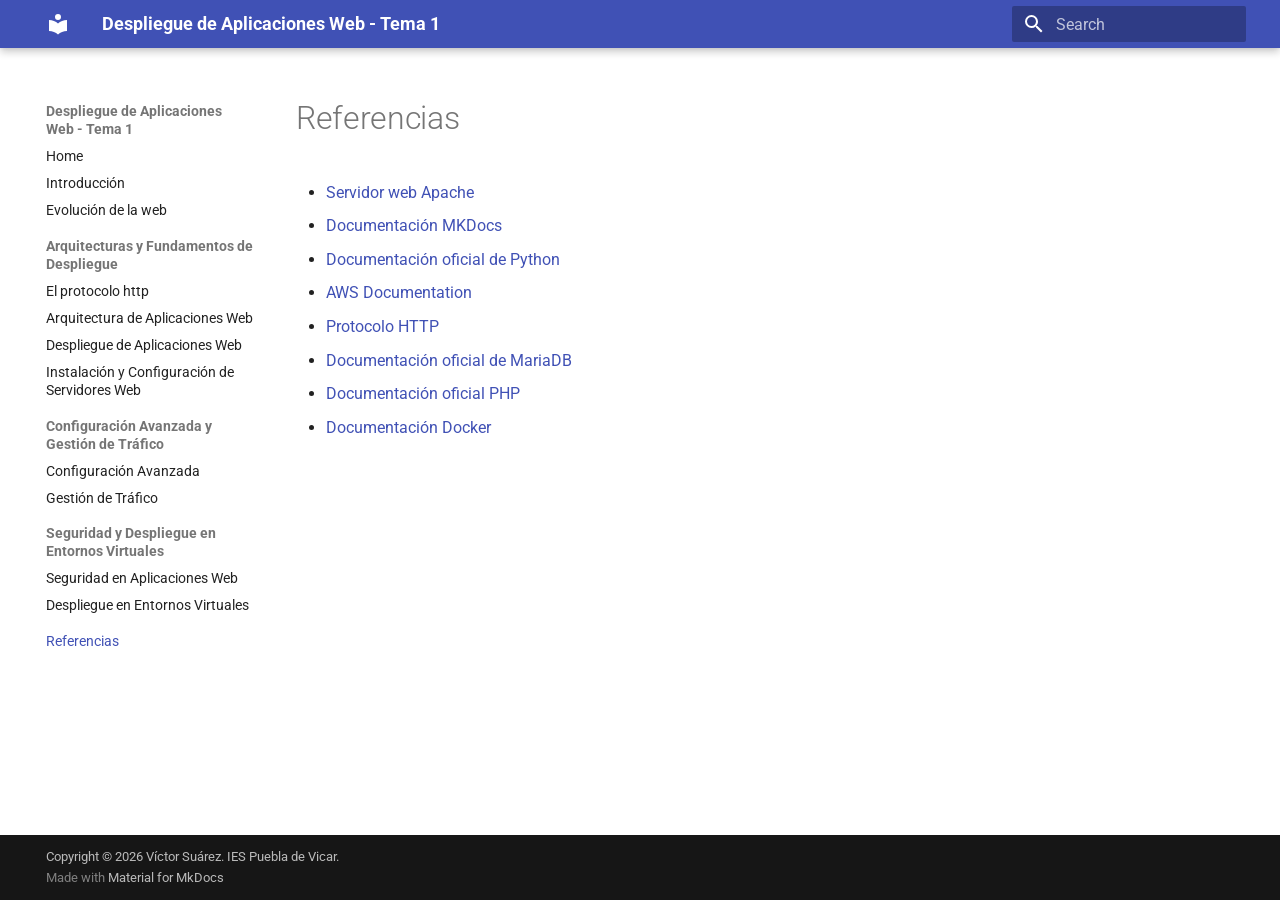
<file: referencias/index.html>
<!doctype html>
<html lang="en" class="no-js">
  <head>
    
      <meta charset="utf-8">
      <meta name="viewport" content="width=device-width,initial-scale=1">
      
      
      
        <link rel="canonical" href="https://DaWebPuebla.github.io/tema1/referencias/">
      
      
        <link rel="prev" href="../despliegue_entornos_virtuales/">
      
      
      
        
      
      
      <link rel="icon" href="../assets/images/favicon.png">
      <meta name="generator" content="mkdocs-1.6.1, mkdocs-material-9.7.7">
    
    
      
        <title>Referencias - Despliegue de Aplicaciones Web - Tema 1</title>
      
    
    
      <link rel="stylesheet" href="../assets/stylesheets/main.ec1eaa64.min.css">
      
      


    
    
      
    
    
      
        
        
        <link rel="preconnect" href="https://fonts.gstatic.com" crossorigin>
        <link rel="stylesheet" href="https://fonts.googleapis.com/css?family=Roboto:300,300i,400,400i,700,700i%7CRoboto+Mono:400,400i,700,700i&display=fallback">
        <style>:root{--md-text-font:"Roboto";--md-code-font:"Roboto Mono"}</style>
      
    
    
      <link rel="stylesheet" href="../css/styles.css">
    
    <script>__md_scope=new URL("..",location),__md_hash=e=>[...e].reduce(((e,_)=>(e<<5)-e+_.charCodeAt(0)),0),__md_get=(e,_=localStorage,t=__md_scope)=>JSON.parse(_.getItem(t.pathname+"."+e)),__md_set=(e,_,t=localStorage,a=__md_scope)=>{try{t.setItem(a.pathname+"."+e,JSON.stringify(_))}catch(e){}}</script>
    
      

    
    
  </head>
  
  
    <body dir="ltr">
  
    
    <input class="md-toggle" data-md-toggle="drawer" type="checkbox" id="__drawer" autocomplete="off">
    <input class="md-toggle" data-md-toggle="search" type="checkbox" id="__search" autocomplete="off">
    <label class="md-overlay" for="__drawer"></label>
    <div data-md-component="skip">
      
        
        <a href="#referencias" class="md-skip">
          Skip to content
        </a>
      
    </div>
    <div data-md-component="announce">
      
    </div>
    
    
      

  

<header class="md-header md-header--shadow" data-md-component="header">
  <nav class="md-header__inner md-grid" aria-label="Header">
    <a href=".." title="Despliegue de Aplicaciones Web - Tema 1" class="md-header__button md-logo" aria-label="Despliegue de Aplicaciones Web - Tema 1" data-md-component="logo">
      
  
  <svg xmlns="http://www.w3.org/2000/svg" viewBox="0 0 24 24"><path d="M12 8a3 3 0 0 0 3-3 3 3 0 0 0-3-3 3 3 0 0 0-3 3 3 3 0 0 0 3 3m0 3.54C9.64 9.35 6.5 8 3 8v11c3.5 0 6.64 1.35 9 3.54 2.36-2.19 5.5-3.54 9-3.54V8c-3.5 0-6.64 1.35-9 3.54"/></svg>

    </a>
    <label class="md-header__button md-icon" for="__drawer">
      
      <svg xmlns="http://www.w3.org/2000/svg" viewBox="0 0 24 24"><path d="M3 6h18v2H3zm0 5h18v2H3zm0 5h18v2H3z"/></svg>
    </label>
    <div class="md-header__title" data-md-component="header-title">
      <div class="md-header__ellipsis">
        <div class="md-header__topic">
          <span class="md-ellipsis">
            Despliegue de Aplicaciones Web - Tema 1
          </span>
        </div>
        <div class="md-header__topic" data-md-component="header-topic">
          <span class="md-ellipsis">
            
              Referencias
            
          </span>
        </div>
      </div>
    </div>
    
    
      <script>var palette=__md_get("__palette");if(palette&&palette.color){if("(prefers-color-scheme)"===palette.color.media){var media=matchMedia("(prefers-color-scheme: light)"),input=document.querySelector(media.matches?"[data-md-color-media='(prefers-color-scheme: light)']":"[data-md-color-media='(prefers-color-scheme: dark)']");palette.color.media=input.getAttribute("data-md-color-media"),palette.color.scheme=input.getAttribute("data-md-color-scheme"),palette.color.primary=input.getAttribute("data-md-color-primary"),palette.color.accent=input.getAttribute("data-md-color-accent")}for(var[key,value]of Object.entries(palette.color))document.body.setAttribute("data-md-color-"+key,value)}</script>
    
    
    
      
      
        <label class="md-header__button md-icon" for="__search">
          
          <svg xmlns="http://www.w3.org/2000/svg" viewBox="0 0 24 24"><path d="M9.5 3A6.5 6.5 0 0 1 16 9.5c0 1.61-.59 3.09-1.56 4.23l.27.27h.79l5 5-1.5 1.5-5-5v-.79l-.27-.27A6.52 6.52 0 0 1 9.5 16 6.5 6.5 0 0 1 3 9.5 6.5 6.5 0 0 1 9.5 3m0 2C7 5 5 7 5 9.5S7 14 9.5 14 14 12 14 9.5 12 5 9.5 5"/></svg>
        </label>
        <div class="md-search" data-md-component="search" role="dialog">
  <label class="md-search__overlay" for="__search"></label>
  <div class="md-search__inner" role="search">
    <form class="md-search__form" name="search">
      <input type="text" class="md-search__input" name="query" aria-label="Search" placeholder="Search" autocapitalize="off" autocorrect="off" autocomplete="off" spellcheck="false" data-md-component="search-query" required>
      <label class="md-search__icon md-icon" for="__search">
        
        <svg xmlns="http://www.w3.org/2000/svg" viewBox="0 0 24 24"><path d="M9.5 3A6.5 6.5 0 0 1 16 9.5c0 1.61-.59 3.09-1.56 4.23l.27.27h.79l5 5-1.5 1.5-5-5v-.79l-.27-.27A6.52 6.52 0 0 1 9.5 16 6.5 6.5 0 0 1 3 9.5 6.5 6.5 0 0 1 9.5 3m0 2C7 5 5 7 5 9.5S7 14 9.5 14 14 12 14 9.5 12 5 9.5 5"/></svg>
        
        <svg xmlns="http://www.w3.org/2000/svg" viewBox="0 0 24 24"><path d="M20 11v2H8l5.5 5.5-1.42 1.42L4.16 12l7.92-7.92L13.5 5.5 8 11z"/></svg>
      </label>
      <nav class="md-search__options" aria-label="Search">
        
        <button type="reset" class="md-search__icon md-icon" title="Clear" aria-label="Clear" tabindex="-1">
          
          <svg xmlns="http://www.w3.org/2000/svg" viewBox="0 0 24 24"><path d="M19 6.41 17.59 5 12 10.59 6.41 5 5 6.41 10.59 12 5 17.59 6.41 19 12 13.41 17.59 19 19 17.59 13.41 12z"/></svg>
        </button>
      </nav>
      
    </form>
    <div class="md-search__output">
      <div class="md-search__scrollwrap" tabindex="0" data-md-scrollfix>
        <div class="md-search-result" data-md-component="search-result">
          <div class="md-search-result__meta">
            Initializing search
          </div>
          <ol class="md-search-result__list" role="presentation"></ol>
        </div>
      </div>
    </div>
  </div>
</div>
      
    
    
  </nav>
  
</header>
    
    <div class="md-container" data-md-component="container">
      
      
        
          
        
      
      <main class="md-main" data-md-component="main">
        <div class="md-main__inner md-grid">
          
            
              
              <div class="md-sidebar md-sidebar--primary" data-md-component="sidebar" data-md-type="navigation" >
                <div class="md-sidebar__scrollwrap">
                  <div class="md-sidebar__inner">
                    



<nav class="md-nav md-nav--primary" aria-label="Navigation" data-md-level="0">
  <label class="md-nav__title" for="__drawer">
    <a href=".." title="Despliegue de Aplicaciones Web - Tema 1" class="md-nav__button md-logo" aria-label="Despliegue de Aplicaciones Web - Tema 1" data-md-component="logo">
      
  
  <svg xmlns="http://www.w3.org/2000/svg" viewBox="0 0 24 24"><path d="M12 8a3 3 0 0 0 3-3 3 3 0 0 0-3-3 3 3 0 0 0-3 3 3 3 0 0 0 3 3m0 3.54C9.64 9.35 6.5 8 3 8v11c3.5 0 6.64 1.35 9 3.54 2.36-2.19 5.5-3.54 9-3.54V8c-3.5 0-6.64 1.35-9 3.54"/></svg>

    </a>
    Despliegue de Aplicaciones Web - Tema 1
  </label>
  
  <ul class="md-nav__list" data-md-scrollfix>
    
      
      
  
  
  
  
    <li class="md-nav__item">
      <a href=".." class="md-nav__link">
        
  
  
  <span class="md-ellipsis">
    
  
    Home
  

    
  </span>
  
  

      </a>
    </li>
  

    
      
      
  
  
  
  
    <li class="md-nav__item">
      <a href="../introduccion/" class="md-nav__link">
        
  
  
  <span class="md-ellipsis">
    
  
    Introducción
  

    
  </span>
  
  

      </a>
    </li>
  

    
      
      
  
  
  
  
    <li class="md-nav__item">
      <a href="../evolucion_web/" class="md-nav__link">
        
  
  
  <span class="md-ellipsis">
    
  
    Evolución de la web
  

    
  </span>
  
  

      </a>
    </li>
  

    
      
      
  
  
  
  
    
    
    
    
      
        
        
      
    
    
    <li class="md-nav__item md-nav__item--section md-nav__item--nested">
      
        
        
        <input class="md-nav__toggle md-toggle " type="checkbox" id="__nav_4" >
        
          
          <label class="md-nav__link" for="__nav_4" id="__nav_4_label" tabindex="">
            
  
  
  <span class="md-ellipsis">
    
  
    Arquitecturas y Fundamentos de Despliegue
  

    
  </span>
  
  

            <span class="md-nav__icon md-icon"></span>
          </label>
        
        <nav class="md-nav" data-md-level="1" aria-labelledby="__nav_4_label" aria-expanded="false">
          <label class="md-nav__title" for="__nav_4">
            <span class="md-nav__icon md-icon"></span>
            
  
    Arquitecturas y Fundamentos de Despliegue
  

          </label>
          <ul class="md-nav__list" data-md-scrollfix>
            
              
                
  
  
  
  
    <li class="md-nav__item">
      <a href="../protocolo_http/" class="md-nav__link">
        
  
  
  <span class="md-ellipsis">
    
  
    El protocolo http
  

    
  </span>
  
  

      </a>
    </li>
  

              
            
              
                
  
  
  
  
    <li class="md-nav__item">
      <a href="../arquitectura_aplicaciones_web/" class="md-nav__link">
        
  
  
  <span class="md-ellipsis">
    
  
    Arquitectura de Aplicaciones Web
  

    
  </span>
  
  

      </a>
    </li>
  

              
            
              
                
  
  
  
  
    <li class="md-nav__item">
      <a href="../despliegue_aplicaciones_web/" class="md-nav__link">
        
  
  
  <span class="md-ellipsis">
    
  
    Despliegue de Aplicaciones Web
  

    
  </span>
  
  

      </a>
    </li>
  

              
            
              
                
  
  
  
  
    <li class="md-nav__item">
      <a href="../configuracion_servidores_web/" class="md-nav__link">
        
  
  
  <span class="md-ellipsis">
    
  
    Instalación y Configuración de Servidores Web
  

    
  </span>
  
  

      </a>
    </li>
  

              
            
          </ul>
        </nav>
      
    </li>
  

    
      
      
  
  
  
  
    
    
    
    
      
        
        
      
    
    
    <li class="md-nav__item md-nav__item--section md-nav__item--nested">
      
        
        
        <input class="md-nav__toggle md-toggle " type="checkbox" id="__nav_5" >
        
          
          <label class="md-nav__link" for="__nav_5" id="__nav_5_label" tabindex="">
            
  
  
  <span class="md-ellipsis">
    
  
    Configuración Avanzada y Gestión de Tráfico
  

    
  </span>
  
  

            <span class="md-nav__icon md-icon"></span>
          </label>
        
        <nav class="md-nav" data-md-level="1" aria-labelledby="__nav_5_label" aria-expanded="false">
          <label class="md-nav__title" for="__nav_5">
            <span class="md-nav__icon md-icon"></span>
            
  
    Configuración Avanzada y Gestión de Tráfico
  

          </label>
          <ul class="md-nav__list" data-md-scrollfix>
            
              
                
  
  
  
  
    <li class="md-nav__item">
      <a href="../configuracion_avanzada/" class="md-nav__link">
        
  
  
  <span class="md-ellipsis">
    
  
    Configuración Avanzada
  

    
  </span>
  
  

      </a>
    </li>
  

              
            
              
                
  
  
  
  
    <li class="md-nav__item">
      <a href="../gestion_trafico/" class="md-nav__link">
        
  
  
  <span class="md-ellipsis">
    
  
    Gestión de Tráfico
  

    
  </span>
  
  

      </a>
    </li>
  

              
            
          </ul>
        </nav>
      
    </li>
  

    
      
      
  
  
  
  
    
    
    
    
      
        
        
      
    
    
    <li class="md-nav__item md-nav__item--section md-nav__item--nested">
      
        
        
        <input class="md-nav__toggle md-toggle " type="checkbox" id="__nav_6" >
        
          
          <label class="md-nav__link" for="__nav_6" id="__nav_6_label" tabindex="">
            
  
  
  <span class="md-ellipsis">
    
  
    Seguridad y Despliegue en Entornos Virtuales
  

    
  </span>
  
  

            <span class="md-nav__icon md-icon"></span>
          </label>
        
        <nav class="md-nav" data-md-level="1" aria-labelledby="__nav_6_label" aria-expanded="false">
          <label class="md-nav__title" for="__nav_6">
            <span class="md-nav__icon md-icon"></span>
            
  
    Seguridad y Despliegue en Entornos Virtuales
  

          </label>
          <ul class="md-nav__list" data-md-scrollfix>
            
              
                
  
  
  
  
    <li class="md-nav__item">
      <a href="../seguridad_aplicaciones_web/" class="md-nav__link">
        
  
  
  <span class="md-ellipsis">
    
  
    Seguridad en Aplicaciones Web
  

    
  </span>
  
  

      </a>
    </li>
  

              
            
              
                
  
  
  
  
    <li class="md-nav__item">
      <a href="../despliegue_entornos_virtuales/" class="md-nav__link">
        
  
  
  <span class="md-ellipsis">
    
  
    Despliegue en Entornos Virtuales
  

    
  </span>
  
  

      </a>
    </li>
  

              
            
          </ul>
        </nav>
      
    </li>
  

    
      
      
  
  
    
  
  
  
    <li class="md-nav__item md-nav__item--active">
      
      <input class="md-nav__toggle md-toggle" type="checkbox" id="__toc">
      
      
        
      
      
      <a href="./" class="md-nav__link md-nav__link--active">
        
  
  
  <span class="md-ellipsis">
    
  
    Referencias
  

    
  </span>
  
  

      </a>
      
    </li>
  

    
  </ul>
</nav>
                  </div>
                </div>
              </div>
            
            
              
              <div class="md-sidebar md-sidebar--secondary" data-md-component="sidebar" data-md-type="toc" >
                <div class="md-sidebar__scrollwrap">
                  <div class="md-sidebar__inner">
                    

<nav class="md-nav md-nav--secondary" aria-label="Table of contents">
  
  
  
    
  
  
</nav>
                  </div>
                </div>
              </div>
            
          
          
            <div class="md-content" data-md-component="content">
              
              <article class="md-content__inner md-typeset">
                
                  



<h1 id="referencias">Referencias</h1>
<ul>
<li><a href="https://httpd.apache.org/">Servidor web Apache</a></li>
<li><a href="https://www.mkdocs.org/">Documentación MKDocs</a></li>
<li><a href="https://docs.python.org/3/">Documentación oficial de Python</a></li>
<li><a href="https://aws.amazon.com/documentation/">AWS Documentation</a></li>
<li><a href="https://developer.mozilla.org/es/docs/Web/HTTP">Protocolo HTTP</a></li>
<li><a href="https://mariadb.com/kb/en/">Documentación oficial de MariaDB</a></li>
<li><a href="https://www.php.net/docs.php">Documentación oficial PHP</a></li>
<li><a href="https://docs.docker.com/">Documentación Docker</a></li>
</ul>












                
              </article>
            </div>
          
          
<script>var target=document.getElementById(location.hash.slice(1));target&&target.name&&(target.checked=target.name.startsWith("__tabbed_"))</script>
        </div>
        
          <button type="button" class="md-top md-icon" data-md-component="top" hidden>
  
  <svg xmlns="http://www.w3.org/2000/svg" viewBox="0 0 24 24"><path d="M13 20h-2V8l-5.5 5.5-1.42-1.42L12 4.16l7.92 7.92-1.42 1.42L13 8z"/></svg>
  Back to top
</button>
        
      </main>
      
        <footer class="md-footer">
  
  <div class="md-footer-meta md-typeset">
    <div class="md-footer-meta__inner md-grid">
      <div class="md-copyright">
  
    <div class="md-copyright__highlight">
      Copyright &copy; 2026 Víctor Suárez. IES Puebla de Vicar.
    </div>
  
  
    Made with
    <a href="https://squidfunk.github.io/mkdocs-material/" target="_blank" rel="noopener">
      Material for MkDocs
    </a>
  
</div>
      
    </div>
  </div>
</footer>
      
    </div>
    <div class="md-dialog" data-md-component="dialog">
      <div class="md-dialog__inner md-typeset"></div>
    </div>
    
    
    
      
      
      <script id="__config" type="application/json">{"annotate": null, "base": "..", "features": ["navigation.top", "navigation.sections"], "search": "../assets/javascripts/workers/search.2c215733.min.js", "tags": null, "translations": {"clipboard.copied": "Copied to clipboard", "clipboard.copy": "Copy to clipboard", "search.result.more.one": "1 more on this page", "search.result.more.other": "# more on this page", "search.result.none": "No matching documents", "search.result.one": "1 matching document", "search.result.other": "# matching documents", "search.result.placeholder": "Type to start searching", "search.result.term.missing": "Missing", "select.version": "Select version"}, "version": null}</script>
    
    
      <script src="../assets/javascripts/bundle.d7400e89.min.js"></script>
      
    
  </body>
</html>
</file>
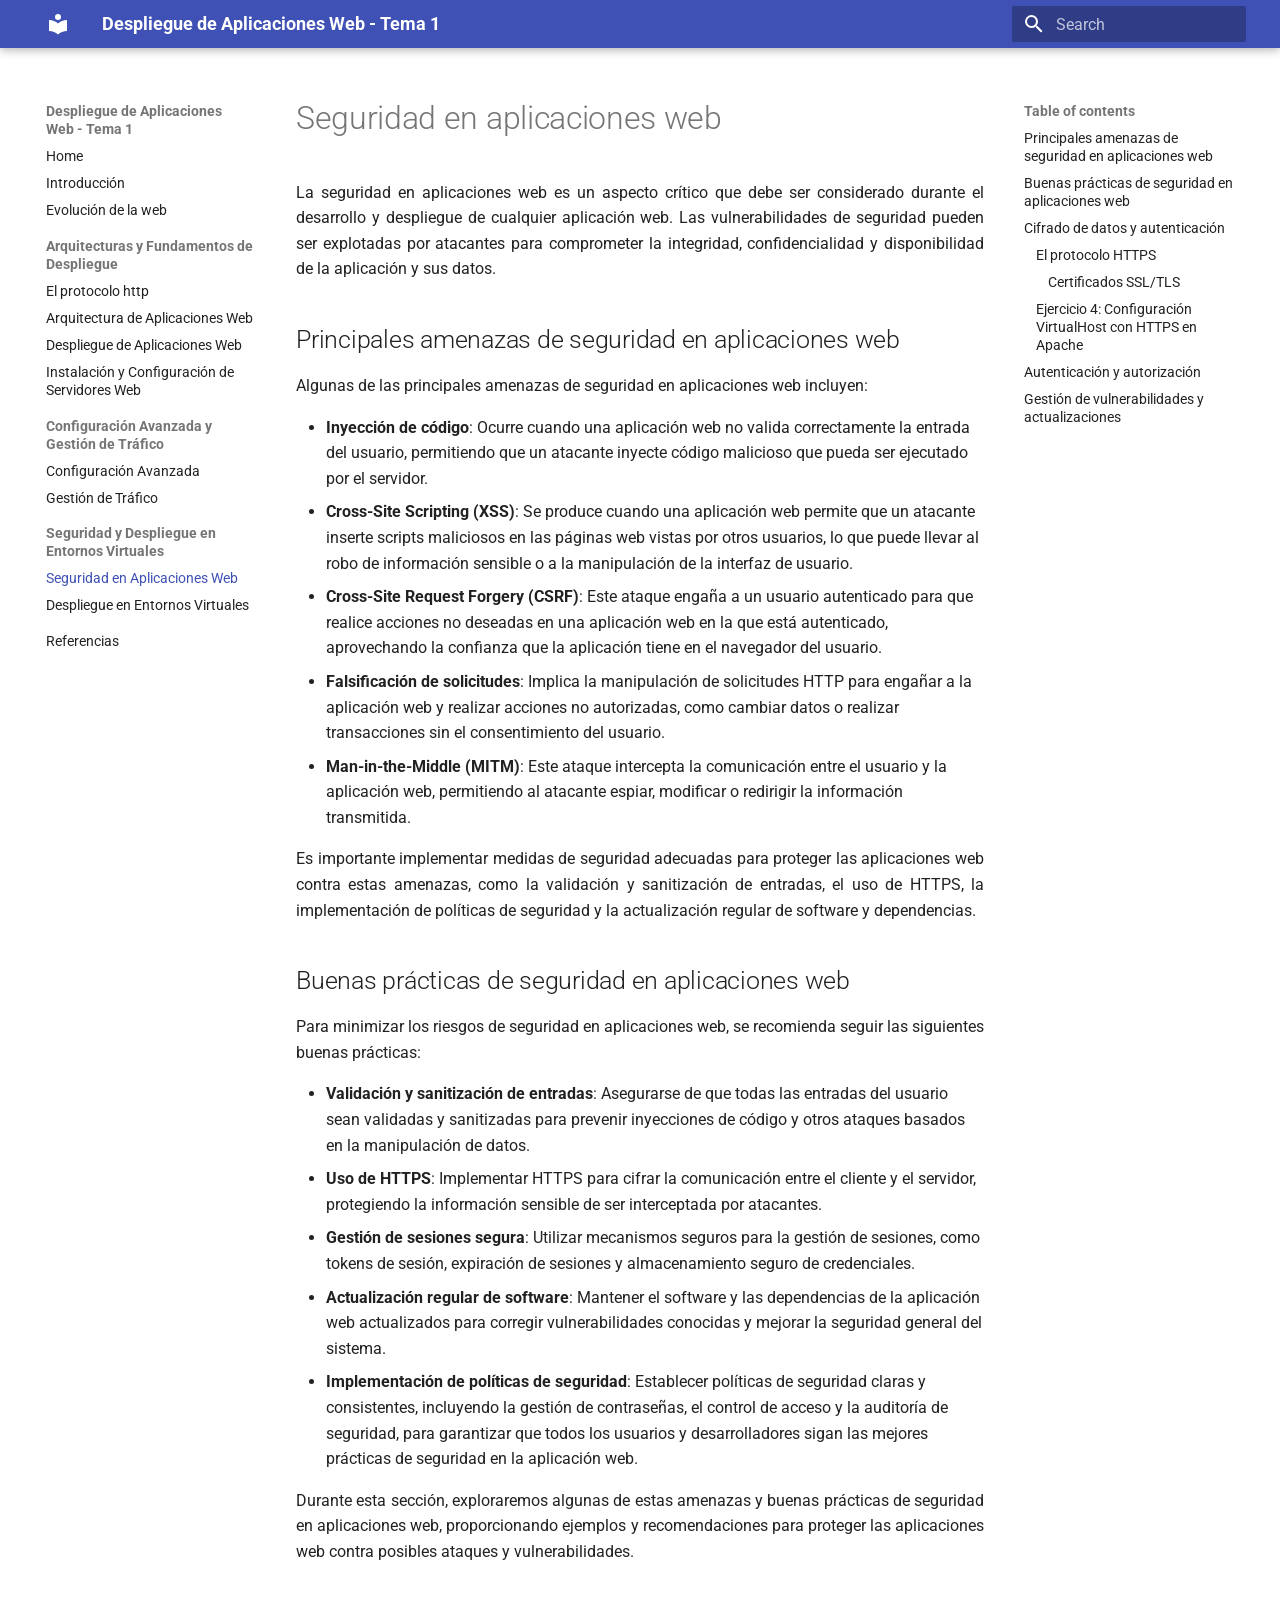
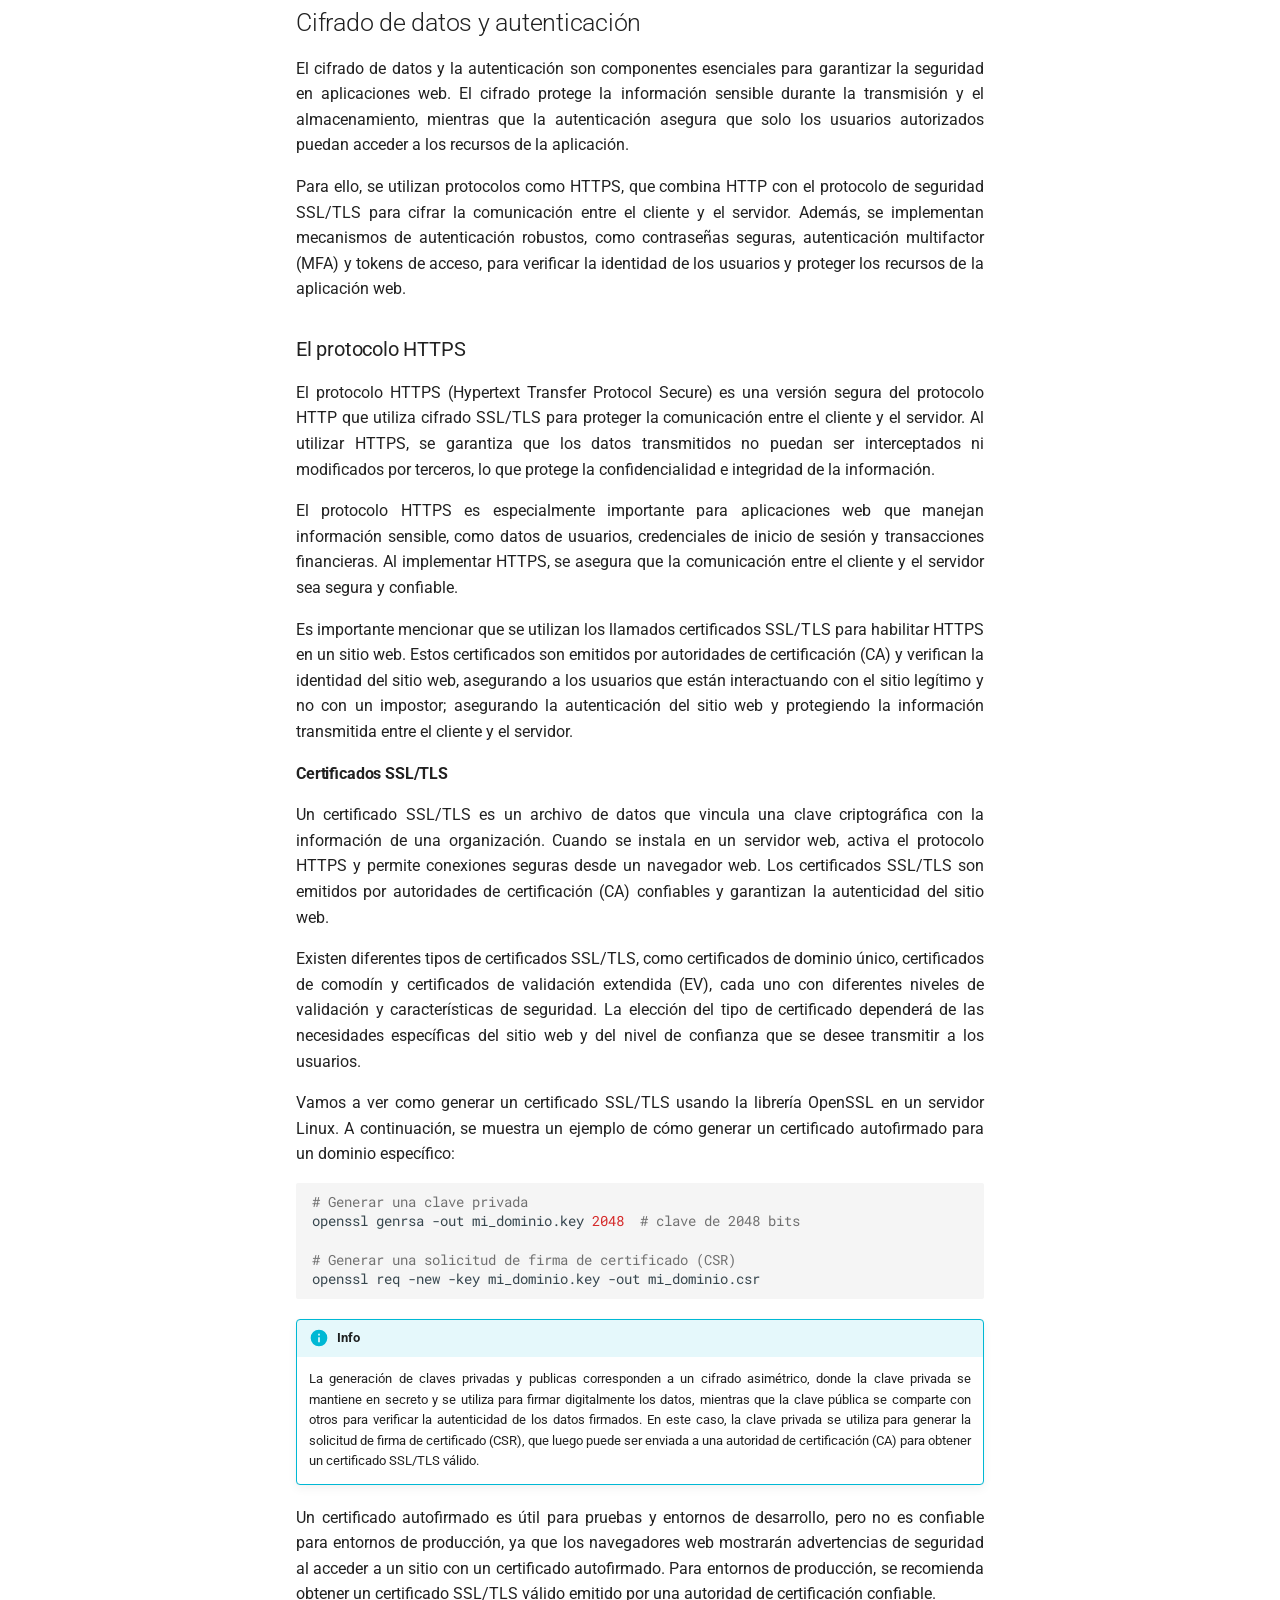
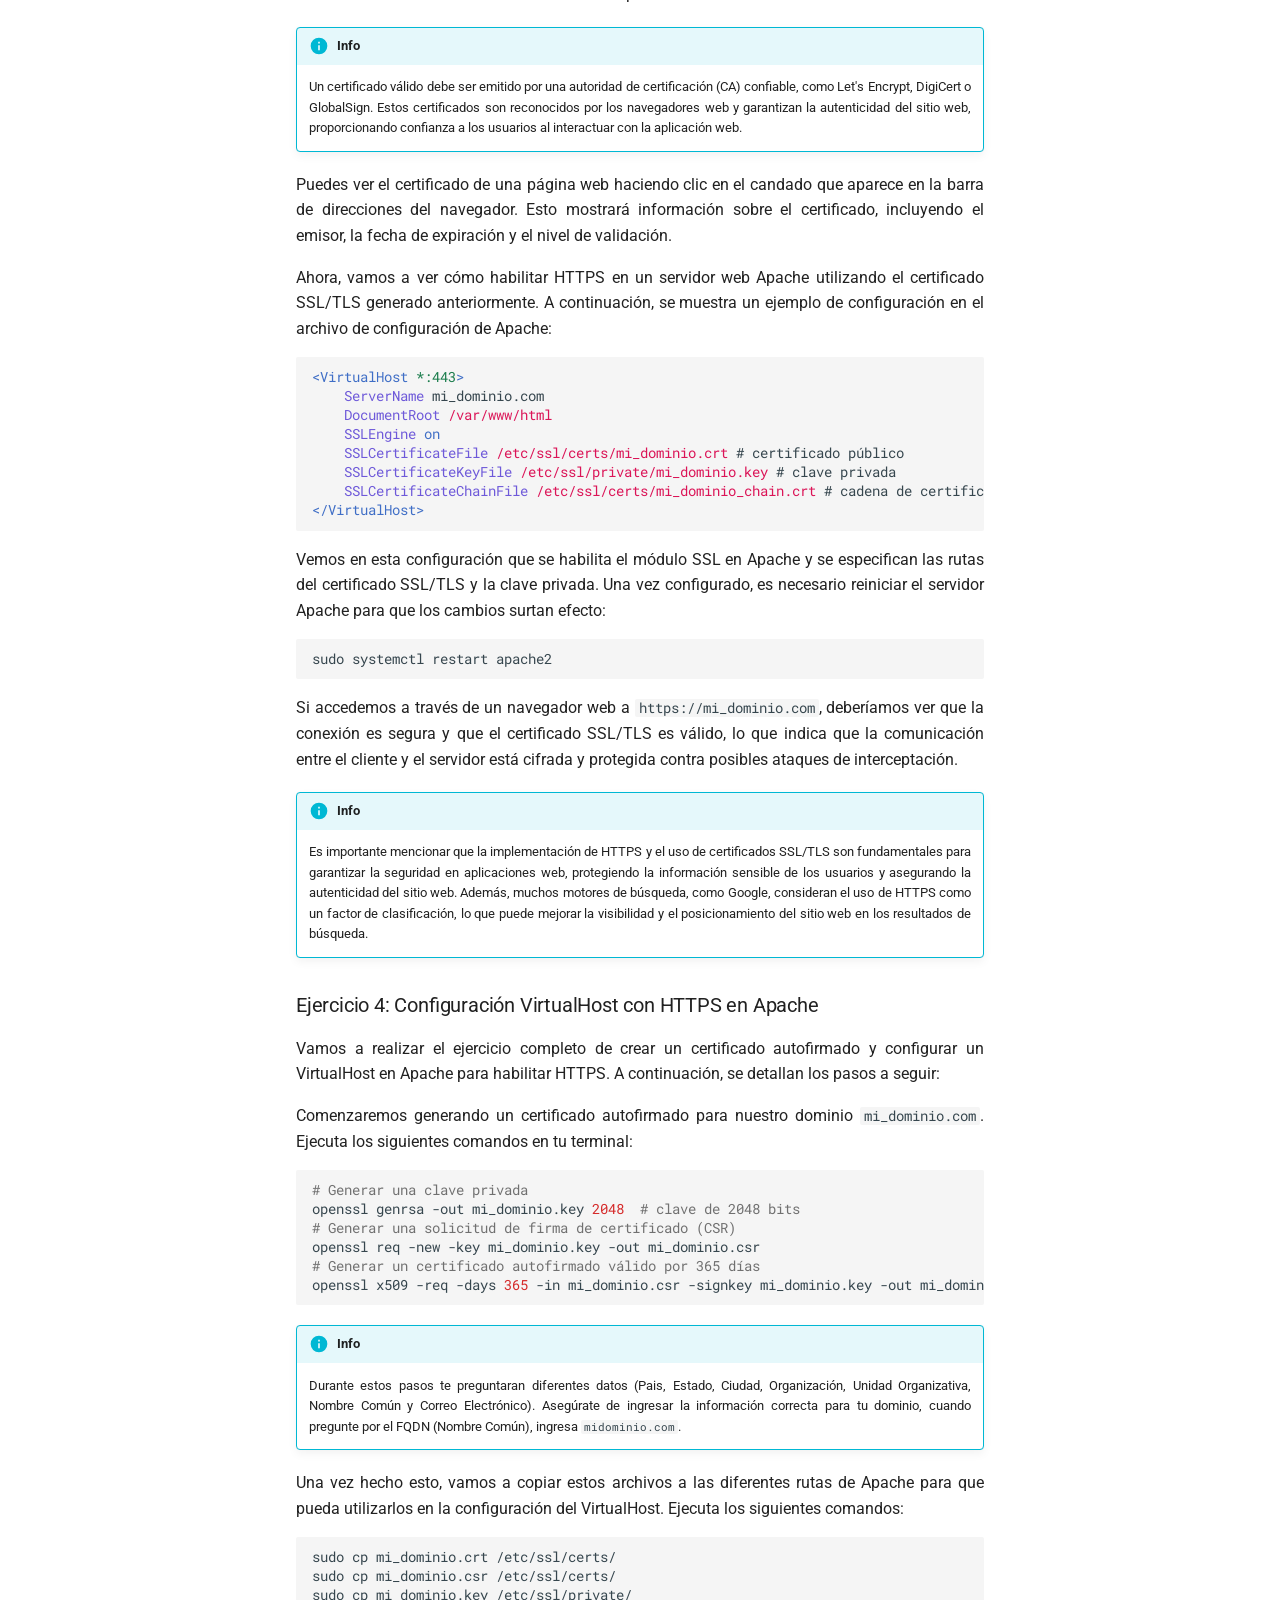
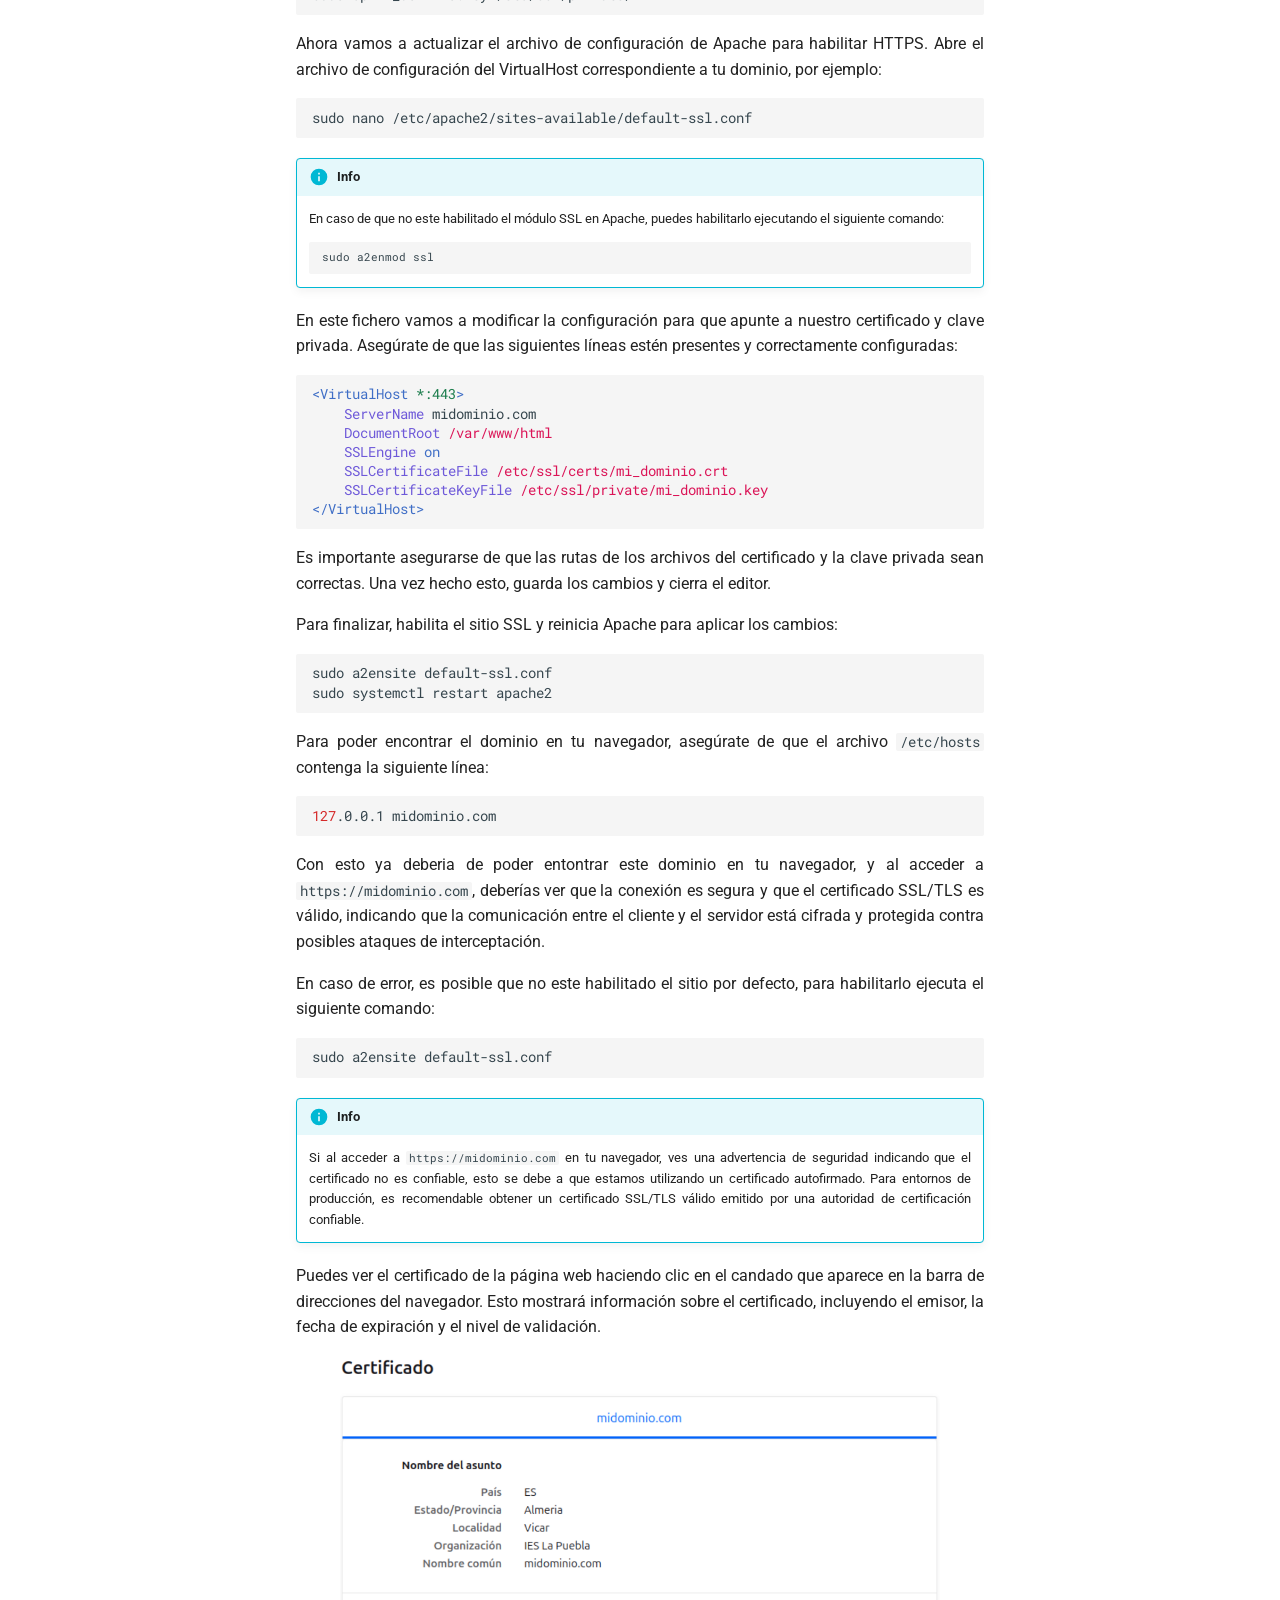
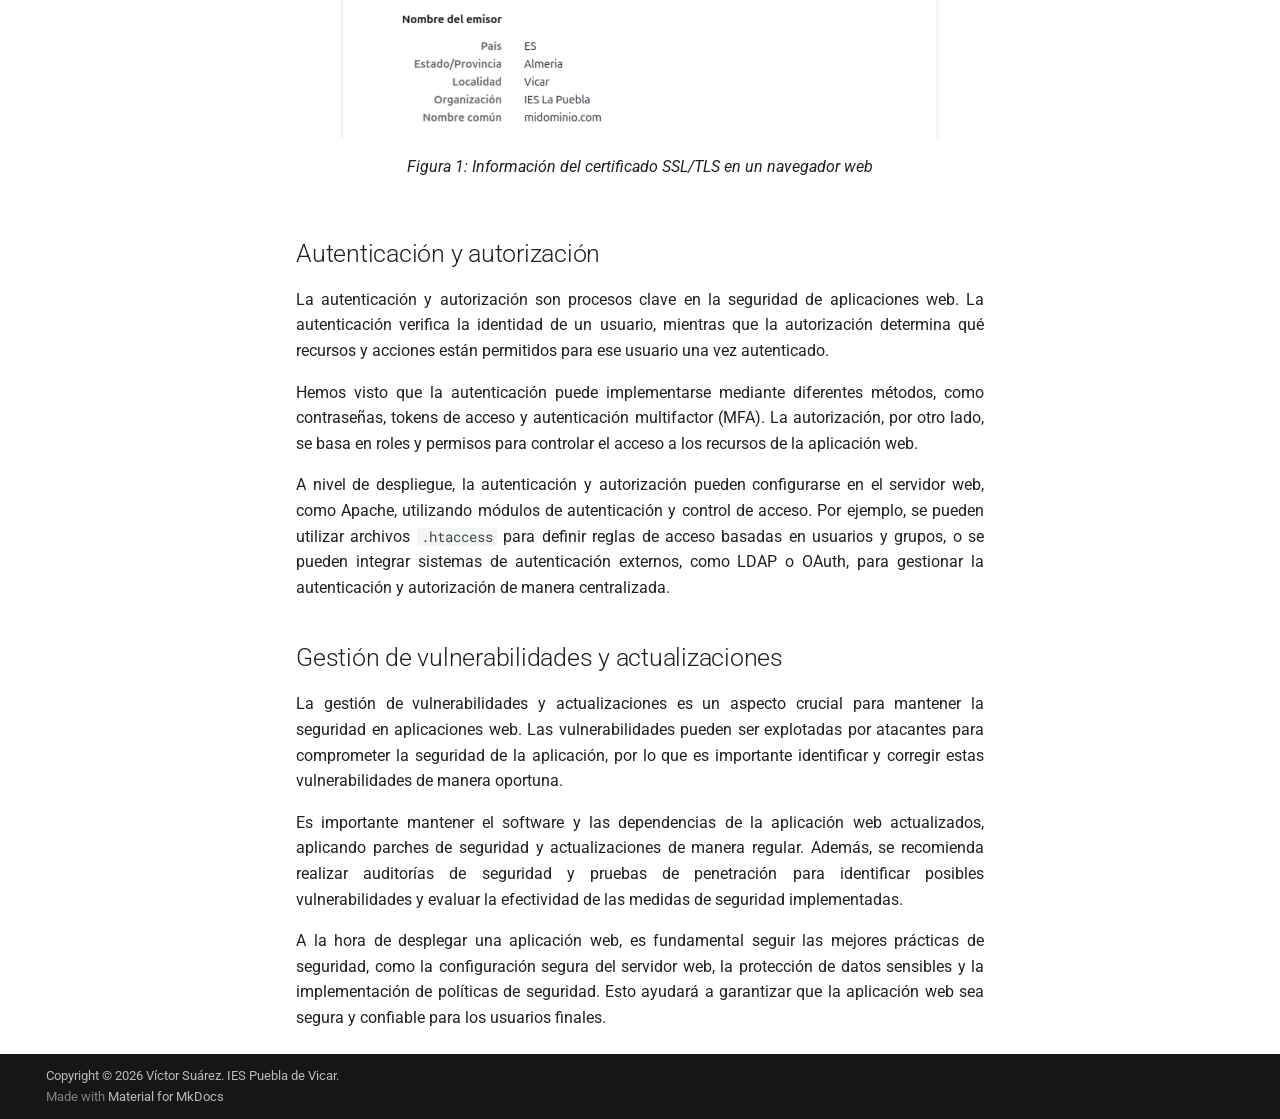
<file: seguridad_aplicaciones_web/index.html>
<!doctype html>
<html lang="en" class="no-js">
  <head>
    
      <meta charset="utf-8">
      <meta name="viewport" content="width=device-width,initial-scale=1">
      
      
      
        <link rel="canonical" href="https://DaWebPuebla.github.io/tema1/seguridad_aplicaciones_web/">
      
      
        <link rel="prev" href="../gestion_trafico/">
      
      
        <link rel="next" href="../despliegue_entornos_virtuales/">
      
      
        
      
      
      <link rel="icon" href="../assets/images/favicon.png">
      <meta name="generator" content="mkdocs-1.6.1, mkdocs-material-9.7.7">
    
    
      
        <title>Seguridad en Aplicaciones Web - Despliegue de Aplicaciones Web - Tema 1</title>
      
    
    
      <link rel="stylesheet" href="../assets/stylesheets/main.ec1eaa64.min.css">
      
      


    
    
      
    
    
      
        
        
        <link rel="preconnect" href="https://fonts.gstatic.com" crossorigin>
        <link rel="stylesheet" href="https://fonts.googleapis.com/css?family=Roboto:300,300i,400,400i,700,700i%7CRoboto+Mono:400,400i,700,700i&display=fallback">
        <style>:root{--md-text-font:"Roboto";--md-code-font:"Roboto Mono"}</style>
      
    
    
      <link rel="stylesheet" href="../css/styles.css">
    
    <script>__md_scope=new URL("..",location),__md_hash=e=>[...e].reduce(((e,_)=>(e<<5)-e+_.charCodeAt(0)),0),__md_get=(e,_=localStorage,t=__md_scope)=>JSON.parse(_.getItem(t.pathname+"."+e)),__md_set=(e,_,t=localStorage,a=__md_scope)=>{try{t.setItem(a.pathname+"."+e,JSON.stringify(_))}catch(e){}}</script>
    
      

    
    
  </head>
  
  
    <body dir="ltr">
  
    
    <input class="md-toggle" data-md-toggle="drawer" type="checkbox" id="__drawer" autocomplete="off">
    <input class="md-toggle" data-md-toggle="search" type="checkbox" id="__search" autocomplete="off">
    <label class="md-overlay" for="__drawer"></label>
    <div data-md-component="skip">
      
        
        <a href="#seguridad-en-aplicaciones-web" class="md-skip">
          Skip to content
        </a>
      
    </div>
    <div data-md-component="announce">
      
    </div>
    
    
      

  

<header class="md-header md-header--shadow" data-md-component="header">
  <nav class="md-header__inner md-grid" aria-label="Header">
    <a href=".." title="Despliegue de Aplicaciones Web - Tema 1" class="md-header__button md-logo" aria-label="Despliegue de Aplicaciones Web - Tema 1" data-md-component="logo">
      
  
  <svg xmlns="http://www.w3.org/2000/svg" viewBox="0 0 24 24"><path d="M12 8a3 3 0 0 0 3-3 3 3 0 0 0-3-3 3 3 0 0 0-3 3 3 3 0 0 0 3 3m0 3.54C9.64 9.35 6.5 8 3 8v11c3.5 0 6.64 1.35 9 3.54 2.36-2.19 5.5-3.54 9-3.54V8c-3.5 0-6.64 1.35-9 3.54"/></svg>

    </a>
    <label class="md-header__button md-icon" for="__drawer">
      
      <svg xmlns="http://www.w3.org/2000/svg" viewBox="0 0 24 24"><path d="M3 6h18v2H3zm0 5h18v2H3zm0 5h18v2H3z"/></svg>
    </label>
    <div class="md-header__title" data-md-component="header-title">
      <div class="md-header__ellipsis">
        <div class="md-header__topic">
          <span class="md-ellipsis">
            Despliegue de Aplicaciones Web - Tema 1
          </span>
        </div>
        <div class="md-header__topic" data-md-component="header-topic">
          <span class="md-ellipsis">
            
              Seguridad en Aplicaciones Web
            
          </span>
        </div>
      </div>
    </div>
    
    
      <script>var palette=__md_get("__palette");if(palette&&palette.color){if("(prefers-color-scheme)"===palette.color.media){var media=matchMedia("(prefers-color-scheme: light)"),input=document.querySelector(media.matches?"[data-md-color-media='(prefers-color-scheme: light)']":"[data-md-color-media='(prefers-color-scheme: dark)']");palette.color.media=input.getAttribute("data-md-color-media"),palette.color.scheme=input.getAttribute("data-md-color-scheme"),palette.color.primary=input.getAttribute("data-md-color-primary"),palette.color.accent=input.getAttribute("data-md-color-accent")}for(var[key,value]of Object.entries(palette.color))document.body.setAttribute("data-md-color-"+key,value)}</script>
    
    
    
      
      
        <label class="md-header__button md-icon" for="__search">
          
          <svg xmlns="http://www.w3.org/2000/svg" viewBox="0 0 24 24"><path d="M9.5 3A6.5 6.5 0 0 1 16 9.5c0 1.61-.59 3.09-1.56 4.23l.27.27h.79l5 5-1.5 1.5-5-5v-.79l-.27-.27A6.52 6.52 0 0 1 9.5 16 6.5 6.5 0 0 1 3 9.5 6.5 6.5 0 0 1 9.5 3m0 2C7 5 5 7 5 9.5S7 14 9.5 14 14 12 14 9.5 12 5 9.5 5"/></svg>
        </label>
        <div class="md-search" data-md-component="search" role="dialog">
  <label class="md-search__overlay" for="__search"></label>
  <div class="md-search__inner" role="search">
    <form class="md-search__form" name="search">
      <input type="text" class="md-search__input" name="query" aria-label="Search" placeholder="Search" autocapitalize="off" autocorrect="off" autocomplete="off" spellcheck="false" data-md-component="search-query" required>
      <label class="md-search__icon md-icon" for="__search">
        
        <svg xmlns="http://www.w3.org/2000/svg" viewBox="0 0 24 24"><path d="M9.5 3A6.5 6.5 0 0 1 16 9.5c0 1.61-.59 3.09-1.56 4.23l.27.27h.79l5 5-1.5 1.5-5-5v-.79l-.27-.27A6.52 6.52 0 0 1 9.5 16 6.5 6.5 0 0 1 3 9.5 6.5 6.5 0 0 1 9.5 3m0 2C7 5 5 7 5 9.5S7 14 9.5 14 14 12 14 9.5 12 5 9.5 5"/></svg>
        
        <svg xmlns="http://www.w3.org/2000/svg" viewBox="0 0 24 24"><path d="M20 11v2H8l5.5 5.5-1.42 1.42L4.16 12l7.92-7.92L13.5 5.5 8 11z"/></svg>
      </label>
      <nav class="md-search__options" aria-label="Search">
        
        <button type="reset" class="md-search__icon md-icon" title="Clear" aria-label="Clear" tabindex="-1">
          
          <svg xmlns="http://www.w3.org/2000/svg" viewBox="0 0 24 24"><path d="M19 6.41 17.59 5 12 10.59 6.41 5 5 6.41 10.59 12 5 17.59 6.41 19 12 13.41 17.59 19 19 17.59 13.41 12z"/></svg>
        </button>
      </nav>
      
    </form>
    <div class="md-search__output">
      <div class="md-search__scrollwrap" tabindex="0" data-md-scrollfix>
        <div class="md-search-result" data-md-component="search-result">
          <div class="md-search-result__meta">
            Initializing search
          </div>
          <ol class="md-search-result__list" role="presentation"></ol>
        </div>
      </div>
    </div>
  </div>
</div>
      
    
    
  </nav>
  
</header>
    
    <div class="md-container" data-md-component="container">
      
      
        
          
        
      
      <main class="md-main" data-md-component="main">
        <div class="md-main__inner md-grid">
          
            
              
              <div class="md-sidebar md-sidebar--primary" data-md-component="sidebar" data-md-type="navigation" >
                <div class="md-sidebar__scrollwrap">
                  <div class="md-sidebar__inner">
                    



<nav class="md-nav md-nav--primary" aria-label="Navigation" data-md-level="0">
  <label class="md-nav__title" for="__drawer">
    <a href=".." title="Despliegue de Aplicaciones Web - Tema 1" class="md-nav__button md-logo" aria-label="Despliegue de Aplicaciones Web - Tema 1" data-md-component="logo">
      
  
  <svg xmlns="http://www.w3.org/2000/svg" viewBox="0 0 24 24"><path d="M12 8a3 3 0 0 0 3-3 3 3 0 0 0-3-3 3 3 0 0 0-3 3 3 3 0 0 0 3 3m0 3.54C9.64 9.35 6.5 8 3 8v11c3.5 0 6.64 1.35 9 3.54 2.36-2.19 5.5-3.54 9-3.54V8c-3.5 0-6.64 1.35-9 3.54"/></svg>

    </a>
    Despliegue de Aplicaciones Web - Tema 1
  </label>
  
  <ul class="md-nav__list" data-md-scrollfix>
    
      
      
  
  
  
  
    <li class="md-nav__item">
      <a href=".." class="md-nav__link">
        
  
  
  <span class="md-ellipsis">
    
  
    Home
  

    
  </span>
  
  

      </a>
    </li>
  

    
      
      
  
  
  
  
    <li class="md-nav__item">
      <a href="../introduccion/" class="md-nav__link">
        
  
  
  <span class="md-ellipsis">
    
  
    Introducción
  

    
  </span>
  
  

      </a>
    </li>
  

    
      
      
  
  
  
  
    <li class="md-nav__item">
      <a href="../evolucion_web/" class="md-nav__link">
        
  
  
  <span class="md-ellipsis">
    
  
    Evolución de la web
  

    
  </span>
  
  

      </a>
    </li>
  

    
      
      
  
  
  
  
    
    
    
    
      
        
        
      
    
    
    <li class="md-nav__item md-nav__item--section md-nav__item--nested">
      
        
        
        <input class="md-nav__toggle md-toggle " type="checkbox" id="__nav_4" >
        
          
          <label class="md-nav__link" for="__nav_4" id="__nav_4_label" tabindex="">
            
  
  
  <span class="md-ellipsis">
    
  
    Arquitecturas y Fundamentos de Despliegue
  

    
  </span>
  
  

            <span class="md-nav__icon md-icon"></span>
          </label>
        
        <nav class="md-nav" data-md-level="1" aria-labelledby="__nav_4_label" aria-expanded="false">
          <label class="md-nav__title" for="__nav_4">
            <span class="md-nav__icon md-icon"></span>
            
  
    Arquitecturas y Fundamentos de Despliegue
  

          </label>
          <ul class="md-nav__list" data-md-scrollfix>
            
              
                
  
  
  
  
    <li class="md-nav__item">
      <a href="../protocolo_http/" class="md-nav__link">
        
  
  
  <span class="md-ellipsis">
    
  
    El protocolo http
  

    
  </span>
  
  

      </a>
    </li>
  

              
            
              
                
  
  
  
  
    <li class="md-nav__item">
      <a href="../arquitectura_aplicaciones_web/" class="md-nav__link">
        
  
  
  <span class="md-ellipsis">
    
  
    Arquitectura de Aplicaciones Web
  

    
  </span>
  
  

      </a>
    </li>
  

              
            
              
                
  
  
  
  
    <li class="md-nav__item">
      <a href="../despliegue_aplicaciones_web/" class="md-nav__link">
        
  
  
  <span class="md-ellipsis">
    
  
    Despliegue de Aplicaciones Web
  

    
  </span>
  
  

      </a>
    </li>
  

              
            
              
                
  
  
  
  
    <li class="md-nav__item">
      <a href="../configuracion_servidores_web/" class="md-nav__link">
        
  
  
  <span class="md-ellipsis">
    
  
    Instalación y Configuración de Servidores Web
  

    
  </span>
  
  

      </a>
    </li>
  

              
            
          </ul>
        </nav>
      
    </li>
  

    
      
      
  
  
  
  
    
    
    
    
      
        
        
      
    
    
    <li class="md-nav__item md-nav__item--section md-nav__item--nested">
      
        
        
        <input class="md-nav__toggle md-toggle " type="checkbox" id="__nav_5" >
        
          
          <label class="md-nav__link" for="__nav_5" id="__nav_5_label" tabindex="">
            
  
  
  <span class="md-ellipsis">
    
  
    Configuración Avanzada y Gestión de Tráfico
  

    
  </span>
  
  

            <span class="md-nav__icon md-icon"></span>
          </label>
        
        <nav class="md-nav" data-md-level="1" aria-labelledby="__nav_5_label" aria-expanded="false">
          <label class="md-nav__title" for="__nav_5">
            <span class="md-nav__icon md-icon"></span>
            
  
    Configuración Avanzada y Gestión de Tráfico
  

          </label>
          <ul class="md-nav__list" data-md-scrollfix>
            
              
                
  
  
  
  
    <li class="md-nav__item">
      <a href="../configuracion_avanzada/" class="md-nav__link">
        
  
  
  <span class="md-ellipsis">
    
  
    Configuración Avanzada
  

    
  </span>
  
  

      </a>
    </li>
  

              
            
              
                
  
  
  
  
    <li class="md-nav__item">
      <a href="../gestion_trafico/" class="md-nav__link">
        
  
  
  <span class="md-ellipsis">
    
  
    Gestión de Tráfico
  

    
  </span>
  
  

      </a>
    </li>
  

              
            
          </ul>
        </nav>
      
    </li>
  

    
      
      
  
  
    
  
  
  
    
    
    
    
      
        
        
      
    
    
    <li class="md-nav__item md-nav__item--active md-nav__item--section md-nav__item--nested">
      
        
        
        <input class="md-nav__toggle md-toggle " type="checkbox" id="__nav_6" checked>
        
          
          <label class="md-nav__link" for="__nav_6" id="__nav_6_label" tabindex="">
            
  
  
  <span class="md-ellipsis">
    
  
    Seguridad y Despliegue en Entornos Virtuales
  

    
  </span>
  
  

            <span class="md-nav__icon md-icon"></span>
          </label>
        
        <nav class="md-nav" data-md-level="1" aria-labelledby="__nav_6_label" aria-expanded="true">
          <label class="md-nav__title" for="__nav_6">
            <span class="md-nav__icon md-icon"></span>
            
  
    Seguridad y Despliegue en Entornos Virtuales
  

          </label>
          <ul class="md-nav__list" data-md-scrollfix>
            
              
                
  
  
    
  
  
  
    <li class="md-nav__item md-nav__item--active">
      
      <input class="md-nav__toggle md-toggle" type="checkbox" id="__toc">
      
      
        
      
      
        <label class="md-nav__link md-nav__link--active" for="__toc">
          
  
  
  <span class="md-ellipsis">
    
  
    Seguridad en Aplicaciones Web
  

    
  </span>
  
  

          <span class="md-nav__icon md-icon"></span>
        </label>
      
      <a href="./" class="md-nav__link md-nav__link--active">
        
  
  
  <span class="md-ellipsis">
    
  
    Seguridad en Aplicaciones Web
  

    
  </span>
  
  

      </a>
      
        

<nav class="md-nav md-nav--secondary" aria-label="Table of contents">
  
  
  
    
  
  
    <label class="md-nav__title" for="__toc">
      <span class="md-nav__icon md-icon"></span>
      Table of contents
    </label>
    <ul class="md-nav__list" data-md-component="toc" data-md-scrollfix>
      
        <li class="md-nav__item">
  <a href="#principales-amenazas-de-seguridad-en-aplicaciones-web" class="md-nav__link">
    <span class="md-ellipsis">
      
        Principales amenazas de seguridad en aplicaciones web
      
    </span>
  </a>
  
</li>
      
        <li class="md-nav__item">
  <a href="#buenas-practicas-de-seguridad-en-aplicaciones-web" class="md-nav__link">
    <span class="md-ellipsis">
      
        Buenas prácticas de seguridad en aplicaciones web
      
    </span>
  </a>
  
</li>
      
        <li class="md-nav__item">
  <a href="#cifrado-de-datos-y-autenticacion" class="md-nav__link">
    <span class="md-ellipsis">
      
        Cifrado de datos y autenticación
      
    </span>
  </a>
  
    <nav class="md-nav" aria-label="Cifrado de datos y autenticación">
      <ul class="md-nav__list">
        
          <li class="md-nav__item">
  <a href="#el-protocolo-https" class="md-nav__link">
    <span class="md-ellipsis">
      
        El protocolo HTTPS
      
    </span>
  </a>
  
    <nav class="md-nav" aria-label="El protocolo HTTPS">
      <ul class="md-nav__list">
        
          <li class="md-nav__item">
  <a href="#certificados-ssltls" class="md-nav__link">
    <span class="md-ellipsis">
      
        Certificados SSL/TLS
      
    </span>
  </a>
  
</li>
        
      </ul>
    </nav>
  
</li>
        
          <li class="md-nav__item">
  <a href="#ejercicio-4-configuracion-virtualhost-con-https-en-apache" class="md-nav__link">
    <span class="md-ellipsis">
      
        Ejercicio 4: Configuración VirtualHost con HTTPS en Apache
      
    </span>
  </a>
  
</li>
        
      </ul>
    </nav>
  
</li>
      
        <li class="md-nav__item">
  <a href="#autenticacion-y-autorizacion" class="md-nav__link">
    <span class="md-ellipsis">
      
        Autenticación y autorización
      
    </span>
  </a>
  
</li>
      
        <li class="md-nav__item">
  <a href="#gestion-de-vulnerabilidades-y-actualizaciones" class="md-nav__link">
    <span class="md-ellipsis">
      
        Gestión de vulnerabilidades y actualizaciones
      
    </span>
  </a>
  
</li>
      
    </ul>
  
</nav>
      
    </li>
  

              
            
              
                
  
  
  
  
    <li class="md-nav__item">
      <a href="../despliegue_entornos_virtuales/" class="md-nav__link">
        
  
  
  <span class="md-ellipsis">
    
  
    Despliegue en Entornos Virtuales
  

    
  </span>
  
  

      </a>
    </li>
  

              
            
          </ul>
        </nav>
      
    </li>
  

    
      
      
  
  
  
  
    <li class="md-nav__item">
      <a href="../referencias/" class="md-nav__link">
        
  
  
  <span class="md-ellipsis">
    
  
    Referencias
  

    
  </span>
  
  

      </a>
    </li>
  

    
  </ul>
</nav>
                  </div>
                </div>
              </div>
            
            
              
              <div class="md-sidebar md-sidebar--secondary" data-md-component="sidebar" data-md-type="toc" >
                <div class="md-sidebar__scrollwrap">
                  <div class="md-sidebar__inner">
                    

<nav class="md-nav md-nav--secondary" aria-label="Table of contents">
  
  
  
    
  
  
    <label class="md-nav__title" for="__toc">
      <span class="md-nav__icon md-icon"></span>
      Table of contents
    </label>
    <ul class="md-nav__list" data-md-component="toc" data-md-scrollfix>
      
        <li class="md-nav__item">
  <a href="#principales-amenazas-de-seguridad-en-aplicaciones-web" class="md-nav__link">
    <span class="md-ellipsis">
      
        Principales amenazas de seguridad en aplicaciones web
      
    </span>
  </a>
  
</li>
      
        <li class="md-nav__item">
  <a href="#buenas-practicas-de-seguridad-en-aplicaciones-web" class="md-nav__link">
    <span class="md-ellipsis">
      
        Buenas prácticas de seguridad en aplicaciones web
      
    </span>
  </a>
  
</li>
      
        <li class="md-nav__item">
  <a href="#cifrado-de-datos-y-autenticacion" class="md-nav__link">
    <span class="md-ellipsis">
      
        Cifrado de datos y autenticación
      
    </span>
  </a>
  
    <nav class="md-nav" aria-label="Cifrado de datos y autenticación">
      <ul class="md-nav__list">
        
          <li class="md-nav__item">
  <a href="#el-protocolo-https" class="md-nav__link">
    <span class="md-ellipsis">
      
        El protocolo HTTPS
      
    </span>
  </a>
  
    <nav class="md-nav" aria-label="El protocolo HTTPS">
      <ul class="md-nav__list">
        
          <li class="md-nav__item">
  <a href="#certificados-ssltls" class="md-nav__link">
    <span class="md-ellipsis">
      
        Certificados SSL/TLS
      
    </span>
  </a>
  
</li>
        
      </ul>
    </nav>
  
</li>
        
          <li class="md-nav__item">
  <a href="#ejercicio-4-configuracion-virtualhost-con-https-en-apache" class="md-nav__link">
    <span class="md-ellipsis">
      
        Ejercicio 4: Configuración VirtualHost con HTTPS en Apache
      
    </span>
  </a>
  
</li>
        
      </ul>
    </nav>
  
</li>
      
        <li class="md-nav__item">
  <a href="#autenticacion-y-autorizacion" class="md-nav__link">
    <span class="md-ellipsis">
      
        Autenticación y autorización
      
    </span>
  </a>
  
</li>
      
        <li class="md-nav__item">
  <a href="#gestion-de-vulnerabilidades-y-actualizaciones" class="md-nav__link">
    <span class="md-ellipsis">
      
        Gestión de vulnerabilidades y actualizaciones
      
    </span>
  </a>
  
</li>
      
    </ul>
  
</nav>
                  </div>
                </div>
              </div>
            
          
          
            <div class="md-content" data-md-component="content">
              
              <article class="md-content__inner md-typeset">
                
                  



<h1 id="seguridad-en-aplicaciones-web">Seguridad en aplicaciones web</h1>
<p>La seguridad en aplicaciones web es un aspecto crítico que debe ser considerado durante el desarrollo y despliegue de cualquier aplicación web. Las vulnerabilidades de seguridad pueden ser explotadas por atacantes para comprometer la integridad, confidencialidad y disponibilidad de la aplicación y sus datos.</p>
<h2 id="principales-amenazas-de-seguridad-en-aplicaciones-web">Principales amenazas de seguridad en aplicaciones web</h2>
<p>Algunas de las principales amenazas de seguridad en aplicaciones web incluyen:</p>
<ul>
<li><strong>Inyección de código</strong>: Ocurre cuando una aplicación web no valida correctamente la entrada del usuario, permitiendo que un atacante inyecte código malicioso que pueda ser ejecutado por el servidor.</li>
<li><strong>Cross-Site Scripting (XSS)</strong>: Se produce cuando una aplicación web permite que un atacante inserte scripts maliciosos en las páginas web vistas por otros usuarios, lo que puede llevar al robo de información sensible o a la manipulación de la interfaz de usuario.</li>
<li><strong>Cross-Site Request Forgery (CSRF)</strong>: Este ataque engaña a un usuario autenticado para que realice acciones no deseadas en una aplicación web en la que está autenticado, aprovechando la confianza que la aplicación tiene en el navegador del usuario.</li>
<li><strong>Falsificación de solicitudes</strong>: Implica la manipulación de solicitudes HTTP para engañar a la aplicación web y realizar acciones no autorizadas, como cambiar datos o realizar transacciones sin el consentimiento del usuario.</li>
<li><strong>Man-in-the-Middle (MITM)</strong>: Este ataque intercepta la comunicación entre el usuario y la aplicación web, permitiendo al atacante espiar, modificar o redirigir la información transmitida.</li>
</ul>
<p>Es importante implementar medidas de seguridad adecuadas para proteger las aplicaciones web contra estas amenazas, como la validación y sanitización de entradas, el uso de HTTPS, la implementación de políticas de seguridad y la actualización regular de software y dependencias.</p>
<h2 id="buenas-practicas-de-seguridad-en-aplicaciones-web">Buenas prácticas de seguridad en aplicaciones web</h2>
<p>Para minimizar los riesgos de seguridad en aplicaciones web, se recomienda seguir las siguientes buenas prácticas:</p>
<ul>
<li><strong>Validación y sanitización de entradas</strong>: Asegurarse de que todas las entradas del usuario sean validadas y sanitizadas para prevenir inyecciones de código y otros ataques basados en la manipulación de datos.</li>
<li><strong>Uso de HTTPS</strong>: Implementar HTTPS para cifrar la comunicación entre el cliente y el servidor, protegiendo la información sensible de ser interceptada por atacantes.</li>
<li><strong>Gestión de sesiones segura</strong>: Utilizar mecanismos seguros para la gestión de sesiones, como tokens de sesión, expiración de sesiones y almacenamiento seguro de credenciales.</li>
<li><strong>Actualización regular de software</strong>: Mantener el software y las dependencias de la aplicación web actualizados para corregir vulnerabilidades conocidas y mejorar la seguridad general del sistema.</li>
<li><strong>Implementación de políticas de seguridad</strong>: Establecer políticas de seguridad claras y consistentes, incluyendo la gestión de contraseñas, el control de acceso y la auditoría de seguridad, para garantizar que todos los usuarios y desarrolladores sigan las mejores prácticas de seguridad en la aplicación web.</li>
</ul>
<p>Durante esta sección, exploraremos algunas de estas amenazas y buenas prácticas de seguridad en aplicaciones web, proporcionando ejemplos y recomendaciones para proteger las aplicaciones web contra posibles ataques y vulnerabilidades.</p>
<h2 id="cifrado-de-datos-y-autenticacion">Cifrado de datos y autenticación</h2>
<p>El cifrado de datos y la autenticación son componentes esenciales para garantizar la seguridad en aplicaciones web. El cifrado protege la información sensible durante la transmisión y el almacenamiento, mientras que la autenticación asegura que solo los usuarios autorizados puedan acceder a los recursos de la aplicación.</p>
<p>Para ello, se utilizan protocolos como HTTPS, que combina HTTP con el protocolo de seguridad SSL/TLS para cifrar la comunicación entre el cliente y el servidor. Además, se implementan mecanismos de autenticación robustos, como contraseñas seguras, autenticación multifactor (MFA) y tokens de acceso, para verificar la identidad de los usuarios y proteger los recursos de la aplicación web.</p>
<h3 id="el-protocolo-https">El protocolo HTTPS</h3>
<p>El protocolo HTTPS (Hypertext Transfer Protocol Secure) es una versión segura del protocolo HTTP que utiliza cifrado SSL/TLS para proteger la comunicación entre el cliente y el servidor. Al utilizar HTTPS, se garantiza que los datos transmitidos no puedan ser interceptados ni modificados por terceros, lo que protege la confidencialidad e integridad de la información.</p>
<p>El protocolo HTTPS es especialmente importante para aplicaciones web que manejan información sensible, como datos de usuarios, credenciales de inicio de sesión y transacciones financieras. Al implementar HTTPS, se asegura que la comunicación entre el cliente y el servidor sea segura y confiable.</p>
<p>Es importante mencionar que se utilizan los llamados certificados SSL/TLS para habilitar HTTPS en un sitio web. Estos certificados son emitidos por autoridades de certificación (CA) y verifican la identidad del sitio web, asegurando a los usuarios que están interactuando con el sitio legítimo y no con un impostor; asegurando la autenticación del sitio web y protegiendo la información transmitida entre el cliente y el servidor.</p>
<h4 id="certificados-ssltls">Certificados SSL/TLS</h4>
<p>Un certificado SSL/TLS es un archivo de datos que vincula una clave criptográfica con la información de una organización. Cuando se instala en un servidor web, activa el protocolo HTTPS y permite conexiones seguras desde un navegador web. Los certificados SSL/TLS son emitidos por autoridades de certificación (CA) confiables y garantizan la autenticidad del sitio web.</p>
<p>Existen diferentes tipos de certificados SSL/TLS, como certificados de dominio único, certificados de comodín y certificados de validación extendida (EV), cada uno con diferentes niveles de validación y características de seguridad. La elección del tipo de certificado dependerá de las necesidades específicas del sitio web y del nivel de confianza que se desee transmitir a los usuarios.</p>
<p>Vamos a ver como generar un certificado SSL/TLS usando la librería OpenSSL en un servidor Linux. A continuación, se muestra un ejemplo de cómo generar un certificado autofirmado para un dominio específico:</p>
<div class="highlight"><pre><span></span><code><span class="c1"># Generar una clave privada</span>
openssl<span class="w"> </span>genrsa<span class="w"> </span>-out<span class="w"> </span>mi_dominio.key<span class="w"> </span><span class="m">2048</span><span class="w">  </span><span class="c1"># clave de 2048 bits</span>

<span class="c1"># Generar una solicitud de firma de certificado (CSR)</span>
openssl<span class="w"> </span>req<span class="w"> </span>-new<span class="w"> </span>-key<span class="w"> </span>mi_dominio.key<span class="w"> </span>-out<span class="w"> </span>mi_dominio.csr
</code></pre></div>
<div class="admonition info">
<p class="admonition-title">Info</p>
<p>La generación de claves privadas y publicas corresponden a un cifrado asimétrico, donde la clave privada se mantiene en secreto y se utiliza para firmar digitalmente los datos, mientras que la clave pública se comparte con otros para verificar la autenticidad de los datos firmados. En este caso, la clave privada se utiliza para generar la solicitud de firma de certificado (CSR), que luego puede ser enviada a una autoridad de certificación (CA) para obtener un certificado SSL/TLS válido.</p>
</div>
<p>Un certificado autofirmado es útil para pruebas y entornos de desarrollo, pero no es confiable para entornos de producción, ya que los navegadores web mostrarán advertencias de seguridad al acceder a un sitio con un certificado autofirmado. Para entornos de producción, se recomienda obtener un certificado SSL/TLS válido emitido por una autoridad de certificación confiable.</p>
<div class="admonition info">
<p class="admonition-title">Info</p>
<p>Un certificado válido debe ser emitido por una autoridad de certificación (CA) confiable, como Let's Encrypt, DigiCert o GlobalSign. Estos certificados son reconocidos por los navegadores web y garantizan la autenticidad del sitio web, proporcionando confianza a los usuarios al interactuar con la aplicación web.</p>
</div>
<p>Puedes ver el certificado de una página web haciendo clic en el candado que aparece en la barra de direcciones del navegador. Esto mostrará información sobre el certificado, incluyendo el emisor, la fecha de expiración y el nivel de validación.</p>
<p>Ahora, vamos a ver cómo habilitar HTTPS en un servidor web Apache utilizando el certificado SSL/TLS generado anteriormente. A continuación, se muestra un ejemplo de configuración en el archivo de configuración de Apache:</p>
<div class="highlight"><pre><span></span><code><span class="nt">&lt;VirtualHost</span><span class="w"> </span><span class="s">*:443</span><span class="nt">&gt;</span>
<span class="w">    </span><span class="nb">ServerName</span><span class="w"> </span>mi_dominio.com
<span class="w">    </span><span class="nb">DocumentRoot</span><span class="w"> </span><span class="sx">/var/www/html</span>
<span class="w">    </span><span class="nb">SSLEngine</span><span class="w"> </span><span class="k">on</span>
<span class="w">    </span><span class="nb">SSLCertificateFile</span><span class="w"> </span><span class="sx">/etc/ssl/certs/mi_dominio.crt</span><span class="w"> </span>#<span class="w"> </span>certificado<span class="w"> </span>público
<span class="w">    </span><span class="nb">SSLCertificateKeyFile</span><span class="w"> </span><span class="sx">/etc/ssl/private/mi_dominio.key</span><span class="w"> </span>#<span class="w"> </span>clave<span class="w"> </span>privada
<span class="w">    </span><span class="nb">SSLCertificateChainFile</span><span class="w"> </span><span class="sx">/etc/ssl/certs/mi_dominio_chain.crt</span><span class="w"> </span>#<span class="w"> </span>cadena<span class="w"> </span>de<span class="w"> </span>certificados
<span class="nt">&lt;/VirtualHost&gt;</span>
</code></pre></div>
<p>Vemos en esta configuración que se habilita el módulo SSL en Apache y se especifican las rutas del certificado SSL/TLS y la clave privada. Una vez configurado, es necesario reiniciar el servidor Apache para que los cambios surtan efecto:</p>
<div class="highlight"><pre><span></span><code>sudo<span class="w"> </span>systemctl<span class="w"> </span>restart<span class="w"> </span>apache2
</code></pre></div>
<p>Si accedemos a través de un navegador web a <code>https://mi_dominio.com</code>, deberíamos ver que la conexión es segura y que el certificado SSL/TLS es válido, lo que indica que la comunicación entre el cliente y el servidor está cifrada y protegida contra posibles ataques de interceptación.</p>
<div class="admonition info">
<p class="admonition-title">Info</p>
<p>Es importante mencionar que la implementación de HTTPS y el uso de certificados SSL/TLS son fundamentales para garantizar la seguridad en aplicaciones web, protegiendo la información sensible de los usuarios y asegurando la autenticidad del sitio web. Además, muchos motores de búsqueda, como Google, consideran el uso de HTTPS como un factor de clasificación, lo que puede mejorar la visibilidad y el posicionamiento del sitio web en los resultados de búsqueda.</p>
</div>
<h3 id="ejercicio-4-configuracion-virtualhost-con-https-en-apache">Ejercicio 4: Configuración VirtualHost con HTTPS en Apache</h3>
<p>Vamos a realizar el ejercicio completo de crear un certificado autofirmado y configurar un VirtualHost en Apache para habilitar HTTPS. A continuación, se detallan los pasos a seguir:</p>
<p>Comenzaremos generando un certificado autofirmado para nuestro dominio <code>mi_dominio.com</code>. Ejecuta los siguientes comandos en tu terminal:</p>
<div class="highlight"><pre><span></span><code><span class="c1"># Generar una clave privada</span>
openssl<span class="w"> </span>genrsa<span class="w"> </span>-out<span class="w"> </span>mi_dominio.key<span class="w"> </span><span class="m">2048</span><span class="w">  </span><span class="c1"># clave de 2048 bits</span>
<span class="c1"># Generar una solicitud de firma de certificado (CSR)</span>
openssl<span class="w"> </span>req<span class="w"> </span>-new<span class="w"> </span>-key<span class="w"> </span>mi_dominio.key<span class="w"> </span>-out<span class="w"> </span>mi_dominio.csr
<span class="c1"># Generar un certificado autofirmado válido por 365 días</span>
openssl<span class="w"> </span>x509<span class="w"> </span>-req<span class="w"> </span>-days<span class="w"> </span><span class="m">365</span><span class="w"> </span>-in<span class="w"> </span>mi_dominio.csr<span class="w"> </span>-signkey<span class="w"> </span>mi_dominio.key<span class="w"> </span>-out<span class="w"> </span>mi_dominio.crt
</code></pre></div>
<div class="admonition info">
<p class="admonition-title">Info</p>
<p>Durante estos pasos te preguntaran diferentes datos (Pais, Estado, Ciudad, Organización, Unidad Organizativa, Nombre Común y Correo Electrónico). Asegúrate de ingresar la información correcta para tu dominio, cuando pregunte por el FQDN (Nombre Común), ingresa <code>midominio.com</code>.</p>
</div>
<p>Una vez hecho esto, vamos a copiar estos archivos a las diferentes rutas de Apache para que pueda utilizarlos en la configuración del VirtualHost. Ejecuta los siguientes comandos:</p>
<div class="highlight"><pre><span></span><code>sudo<span class="w"> </span>cp<span class="w"> </span>mi_dominio.crt<span class="w"> </span>/etc/ssl/certs/
sudo<span class="w"> </span>cp<span class="w"> </span>mi_dominio.csr<span class="w"> </span>/etc/ssl/certs/
sudo<span class="w"> </span>cp<span class="w"> </span>mi_dominio.key<span class="w"> </span>/etc/ssl/private/
</code></pre></div>
<p>Ahora vamos a actualizar el archivo de configuración de Apache para habilitar HTTPS. Abre el archivo de configuración del VirtualHost correspondiente a tu dominio, por ejemplo:</p>
<div class="highlight"><pre><span></span><code>sudo<span class="w"> </span>nano<span class="w"> </span>/etc/apache2/sites-available/default-ssl.conf
</code></pre></div>
<div class="admonition info">
<p class="admonition-title">Info</p>
<p>En caso de que no este habilitado el módulo SSL en Apache, puedes habilitarlo ejecutando el siguiente comando:
<div class="highlight"><pre><span></span><code>sudo<span class="w"> </span>a2enmod<span class="w"> </span>ssl
</code></pre></div></p>
</div>
<p>En este fichero vamos a modificar la configuración para que apunte a nuestro certificado y clave privada. Asegúrate de que las siguientes líneas estén presentes y correctamente configuradas:</p>
<div class="highlight"><pre><span></span><code><span class="nt">&lt;VirtualHost</span><span class="w"> </span><span class="s">*:443</span><span class="nt">&gt;</span>
<span class="w">    </span><span class="nb">ServerName</span><span class="w"> </span>midominio.com
<span class="w">    </span><span class="nb">DocumentRoot</span><span class="w"> </span><span class="sx">/var/www/html</span>
<span class="w">    </span><span class="nb">SSLEngine</span><span class="w"> </span><span class="k">on</span>
<span class="w">    </span><span class="nb">SSLCertificateFile</span><span class="w"> </span><span class="sx">/etc/ssl/certs/mi_dominio.crt</span>
<span class="w">    </span><span class="nb">SSLCertificateKeyFile</span><span class="w"> </span><span class="sx">/etc/ssl/private/mi_dominio.key</span>
<span class="nt">&lt;/VirtualHost&gt;</span>
</code></pre></div>
<p>Es importante asegurarse de que las rutas de los archivos del certificado y la clave privada sean correctas. Una vez hecho esto, guarda los cambios y cierra el editor.</p>
<p>Para finalizar, habilita el sitio SSL y reinicia Apache para aplicar los cambios:</p>
<div class="highlight"><pre><span></span><code>sudo<span class="w"> </span>a2ensite<span class="w"> </span>default-ssl.conf
sudo<span class="w"> </span>systemctl<span class="w"> </span>restart<span class="w"> </span>apache2
</code></pre></div>
<p>Para poder encontrar el dominio en tu navegador, asegúrate de que el archivo <code>/etc/hosts</code> contenga la siguiente línea:</p>
<div class="highlight"><pre><span></span><code><span class="m">127</span>.0.0.1<span class="w"> </span>midominio.com
</code></pre></div>
<p>Con esto ya deberia de poder entontrar este dominio en tu navegador, y al acceder a <code>https://midominio.com</code>, deberías ver que la conexión es segura y que el certificado SSL/TLS es válido, indicando que la comunicación entre el cliente y el servidor está cifrada y protegida contra posibles ataques de interceptación.</p>
<p>En caso de error, es posible que no este habilitado el sitio por defecto, para habilitarlo ejecuta el siguiente comando:</p>
<div class="highlight"><pre><span></span><code>sudo<span class="w"> </span>a2ensite<span class="w"> </span>default-ssl.conf
</code></pre></div>
<div class="admonition info">
<p class="admonition-title">Info</p>
<p>Si al acceder a <code>https://midominio.com</code> en tu navegador, ves una advertencia de seguridad indicando que el certificado no es confiable, esto se debe a que estamos utilizando un certificado autofirmado. Para entornos de producción, es recomendable obtener un certificado SSL/TLS válido emitido por una autoridad de certificación confiable.</p>
</div>
<p>Puedes ver el certificado de la página web haciendo clic en el candado que aparece en la barra de direcciones del navegador. Esto mostrará información sobre el certificado, incluyendo el emisor, la fecha de expiración y el nivel de validación.</p>
<figure>
  <img src="../img/autocert.png" alt="Información del certificado SSL/TLS en un navegador web" width="600">
  <figcaption>Figura 1: Información del certificado SSL/TLS en un navegador web</figcaption>
</figure>

<h2 id="autenticacion-y-autorizacion">Autenticación y autorización</h2>
<p>La autenticación y autorización son procesos clave en la seguridad de aplicaciones web. La autenticación verifica la identidad de un usuario, mientras que la autorización determina qué recursos y acciones están permitidos para ese usuario una vez autenticado.</p>
<p>Hemos visto que la autenticación puede implementarse mediante diferentes métodos, como contraseñas, tokens de acceso y autenticación multifactor (MFA). La autorización, por otro lado, se basa en roles y permisos para controlar el acceso a los recursos de la aplicación web.</p>
<p>A nivel de despliegue, la autenticación y autorización pueden configurarse en el servidor web, como Apache, utilizando módulos de autenticación y control de acceso. Por ejemplo, se pueden utilizar archivos <code>.htaccess</code> para definir reglas de acceso basadas en usuarios y grupos, o se pueden integrar sistemas de autenticación externos, como LDAP o OAuth, para gestionar la autenticación y autorización de manera centralizada.</p>
<h2 id="gestion-de-vulnerabilidades-y-actualizaciones">Gestión de vulnerabilidades y actualizaciones</h2>
<p>La gestión de vulnerabilidades y actualizaciones es un aspecto crucial para mantener la seguridad en aplicaciones web. Las vulnerabilidades pueden ser explotadas por atacantes para comprometer la seguridad de la aplicación, por lo que es importante identificar y corregir estas vulnerabilidades de manera oportuna.</p>
<p>Es importante mantener el software y las dependencias de la aplicación web actualizados, aplicando parches de seguridad y actualizaciones de manera regular. Además, se recomienda realizar auditorías de seguridad y pruebas de penetración para identificar posibles vulnerabilidades y evaluar la efectividad de las medidas de seguridad implementadas.</p>
<p>A la hora de desplegar una aplicación web, es fundamental seguir las mejores prácticas de seguridad, como la configuración segura del servidor web, la protección de datos sensibles y la implementación de políticas de seguridad. Esto ayudará a garantizar que la aplicación web sea segura y confiable para los usuarios finales.</p>












                
              </article>
            </div>
          
          
<script>var target=document.getElementById(location.hash.slice(1));target&&target.name&&(target.checked=target.name.startsWith("__tabbed_"))</script>
        </div>
        
          <button type="button" class="md-top md-icon" data-md-component="top" hidden>
  
  <svg xmlns="http://www.w3.org/2000/svg" viewBox="0 0 24 24"><path d="M13 20h-2V8l-5.5 5.5-1.42-1.42L12 4.16l7.92 7.92-1.42 1.42L13 8z"/></svg>
  Back to top
</button>
        
      </main>
      
        <footer class="md-footer">
  
  <div class="md-footer-meta md-typeset">
    <div class="md-footer-meta__inner md-grid">
      <div class="md-copyright">
  
    <div class="md-copyright__highlight">
      Copyright &copy; 2026 Víctor Suárez. IES Puebla de Vicar.
    </div>
  
  
    Made with
    <a href="https://squidfunk.github.io/mkdocs-material/" target="_blank" rel="noopener">
      Material for MkDocs
    </a>
  
</div>
      
    </div>
  </div>
</footer>
      
    </div>
    <div class="md-dialog" data-md-component="dialog">
      <div class="md-dialog__inner md-typeset"></div>
    </div>
    
    
    
      
      
      <script id="__config" type="application/json">{"annotate": null, "base": "..", "features": ["navigation.top", "navigation.sections"], "search": "../assets/javascripts/workers/search.2c215733.min.js", "tags": null, "translations": {"clipboard.copied": "Copied to clipboard", "clipboard.copy": "Copy to clipboard", "search.result.more.one": "1 more on this page", "search.result.more.other": "# more on this page", "search.result.none": "No matching documents", "search.result.one": "1 matching document", "search.result.other": "# matching documents", "search.result.placeholder": "Type to start searching", "search.result.term.missing": "Missing", "select.version": "Select version"}, "version": null}</script>
    
    
      <script src="../assets/javascripts/bundle.d7400e89.min.js"></script>
      
    
  </body>
</html>
</file>
<file: css/styles.css>
.md-content p{
    text-align: justify;
}
</file>
<file: assets/stylesheets/main.ec1eaa64.min.css>
@charset "UTF-8";html{-webkit-text-size-adjust:none;-moz-text-size-adjust:none;text-size-adjust:none;box-sizing:border-box}*,:after,:before{box-sizing:inherit}@media (prefers-reduced-motion){*,:after,:before{transition:none!important}}body{margin:0}a,button,input,label{-webkit-tap-highlight-color:transparent}a{color:inherit;text-decoration:none}hr{border:0;box-sizing:initial;display:block;height:.05rem;overflow:visible;padding:0}small{font-size:80%}sub,sup{line-height:1em}img{border-style:none}table{border-collapse:initial;border-spacing:0}td,th{font-weight:400;vertical-align:top}button{background:#0000;border:0;font-family:inherit;font-size:inherit;margin:0;padding:0}input{border:0;outline:none}:root{--md-primary-fg-color:#4051b5;--md-primary-fg-color--light:#5d6cc0;--md-primary-fg-color--dark:#303fa1;--md-primary-bg-color:#fff;--md-primary-bg-color--light:#ffffffb3;--md-accent-fg-color:#526cfe;--md-accent-fg-color--transparent:#526cfe1a;--md-accent-bg-color:#fff;--md-accent-bg-color--light:#ffffffb3}[data-md-color-scheme=default]{color-scheme:light}[data-md-color-scheme=default] img[src$="#gh-dark-mode-only"],[data-md-color-scheme=default] img[src$="#only-dark"]{display:none}:root,[data-md-color-scheme=default]{--md-hue:225deg;--md-default-fg-color:#000000de;--md-default-fg-color--light:#0000008a;--md-default-fg-color--lighter:#00000052;--md-default-fg-color--lightest:#00000012;--md-default-bg-color:#fff;--md-default-bg-color--light:#ffffffb3;--md-default-bg-color--lighter:#ffffff4d;--md-default-bg-color--lightest:#ffffff1f;--md-code-fg-color:#36464e;--md-code-bg-color:#f5f5f5;--md-code-bg-color--light:#f5f5f5b3;--md-code-bg-color--lighter:#f5f5f54d;--md-code-hl-color:#4287ff;--md-code-hl-color--light:#4287ff1a;--md-code-hl-number-color:#d52a2a;--md-code-hl-special-color:#db1457;--md-code-hl-function-color:#a846b9;--md-code-hl-constant-color:#6e59d9;--md-code-hl-keyword-color:#3f6ec6;--md-code-hl-string-color:#1c7d4d;--md-code-hl-name-color:var(--md-code-fg-color);--md-code-hl-operator-color:var(--md-default-fg-color--light);--md-code-hl-punctuation-color:var(--md-default-fg-color--light);--md-code-hl-comment-color:var(--md-default-fg-color--light);--md-code-hl-generic-color:var(--md-default-fg-color--light);--md-code-hl-variable-color:var(--md-default-fg-color--light);--md-typeset-color:var(--md-default-fg-color);--md-typeset-a-color:var(--md-primary-fg-color);--md-typeset-del-color:#f5503d26;--md-typeset-ins-color:#0bd57026;--md-typeset-kbd-color:#fafafa;--md-typeset-kbd-accent-color:#fff;--md-typeset-kbd-border-color:#b8b8b8;--md-typeset-mark-color:#ffff0080;--md-typeset-table-color:#0000001f;--md-typeset-table-color--light:rgba(0,0,0,.035);--md-admonition-fg-color:var(--md-default-fg-color);--md-admonition-bg-color:var(--md-default-bg-color);--md-warning-fg-color:#000000de;--md-warning-bg-color:#ff9;--md-footer-fg-color:#fff;--md-footer-fg-color--light:#ffffffb3;--md-footer-fg-color--lighter:#ffffff73;--md-footer-bg-color:#000000de;--md-footer-bg-color--dark:#00000052;--md-shadow-z1:0 0.2rem 0.5rem #0000000d,0 0 0.05rem #0000001a;--md-shadow-z2:0 0.2rem 0.5rem #0000001a,0 0 0.05rem #00000040;--md-shadow-z3:0 0.2rem 0.5rem #0003,0 0 0.05rem #00000059}.md-icon svg{fill:currentcolor;display:block;height:1.2rem;width:1.2rem}body{-webkit-font-smoothing:antialiased;-moz-osx-font-smoothing:grayscale;--md-text-font-family:var(--md-text-font,_),-apple-system,BlinkMacSystemFont,Helvetica,Arial,sans-serif;--md-code-font-family:var(--md-code-font,_),SFMono-Regular,Consolas,Menlo,monospace}aside,body,input{font-feature-settings:"kern","liga";color:var(--md-typeset-color);font-family:var(--md-text-font-family)}code,kbd,pre{font-feature-settings:"kern";font-family:var(--md-code-font-family)}:root{--md-typeset-table-sort-icon:url('data:image/svg+xml;charset=utf-8,<svg xmlns="http://www.w3.org/2000/svg" viewBox="0 0 24 24"><path d="m18 21-4-4h3V7h-3l4-4 4 4h-3v10h3M2 19v-2h10v2M2 13v-2h7v2M2 7V5h4v2z"/></svg>');--md-typeset-table-sort-icon--asc:url('data:image/svg+xml;charset=utf-8,<svg xmlns="http://www.w3.org/2000/svg" viewBox="0 0 24 24"><path d="M19 17h3l-4 4-4-4h3V3h2M2 17h10v2H2M6 5v2H2V5m0 6h7v2H2z"/></svg>');--md-typeset-table-sort-icon--desc:url('data:image/svg+xml;charset=utf-8,<svg xmlns="http://www.w3.org/2000/svg" viewBox="0 0 24 24"><path d="M19 7h3l-4-4-4 4h3v14h2M2 17h10v2H2M6 5v2H2V5m0 6h7v2H2z"/></svg>')}.md-typeset{-webkit-print-color-adjust:exact;color-adjust:exact;font-size:.8rem;line-height:1.6;overflow-wrap:break-word}@media print{.md-typeset{font-size:.68rem}}.md-typeset blockquote,.md-typeset dl,.md-typeset figure,.md-typeset ol,.md-typeset pre,.md-typeset ul{margin-bottom:1em;margin-top:1em}.md-typeset h1{color:var(--md-default-fg-color--light);font-size:2em;line-height:1.3;margin:0 0 1.25em}.md-typeset h1,.md-typeset h2{font-weight:300;letter-spacing:-.01em}.md-typeset h2{font-size:1.5625em;line-height:1.4;margin:1.6em 0 .64em}.md-typeset h3{font-size:1.25em;font-weight:400;letter-spacing:-.01em;line-height:1.5;margin:1.6em 0 .8em}.md-typeset h2+h3{margin-top:.8em}.md-typeset h4{font-weight:700;letter-spacing:-.01em;margin:1em 0}.md-typeset h5,.md-typeset h6{color:var(--md-default-fg-color--light);font-size:.8em;font-weight:700;letter-spacing:-.01em;margin:1.25em 0}.md-typeset h5{text-transform:uppercase}.md-typeset h5 code{text-transform:none}.md-typeset hr{border-bottom:.05rem solid var(--md-default-fg-color--lightest);display:flow-root;margin:1.5em 0}.md-typeset a{color:var(--md-typeset-a-color);word-break:break-word}.md-typeset a,.md-typeset a:before{transition:color 125ms}.md-typeset a:focus,.md-typeset a:hover{color:var(--md-accent-fg-color)}.md-typeset a:focus code,.md-typeset a:hover code{background-color:var(--md-accent-fg-color--transparent);color:var(--md-accent-fg-color)}.md-typeset a code{color:var(--md-typeset-a-color)}.md-typeset a.focus-visible{outline-color:var(--md-accent-fg-color);outline-offset:.2rem}.md-typeset code,.md-typeset kbd,.md-typeset pre{color:var(--md-code-fg-color);direction:ltr;font-variant-ligatures:none;transition:background-color 125ms}@media print{.md-typeset code,.md-typeset kbd,.md-typeset pre{white-space:pre-wrap}}.md-typeset code{background-color:var(--md-code-bg-color);border-radius:.1rem;-webkit-box-decoration-break:clone;box-decoration-break:clone;font-size:.85em;padding:0 .2941176471em;transition:color 125ms,background-color 125ms;word-break:break-word}.md-typeset code:not(.focus-visible){-webkit-tap-highlight-color:transparent;outline:none}.md-typeset pre{display:flow-root;line-height:1.4;position:relative}.md-typeset pre>code{-webkit-box-decoration-break:slice;box-decoration-break:slice;box-shadow:none;display:block;margin:0;outline-color:var(--md-accent-fg-color);overflow:auto;padding:.7720588235em 1.1764705882em;scrollbar-color:var(--md-default-fg-color--lighter) #0000;scrollbar-width:thin;touch-action:auto;word-break:normal}.md-typeset pre>code:hover{scrollbar-color:var(--md-accent-fg-color) #0000}.md-typeset pre>code::-webkit-scrollbar{height:.2rem;width:.2rem}.md-typeset pre>code::-webkit-scrollbar-thumb{background-color:var(--md-default-fg-color--lighter)}.md-typeset pre>code::-webkit-scrollbar-thumb:hover{background-color:var(--md-accent-fg-color)}.md-typeset kbd{background-color:var(--md-typeset-kbd-color);border-radius:.1rem;box-shadow:0 .1rem 0 .05rem var(--md-typeset-kbd-border-color),0 .1rem 0 var(--md-typeset-kbd-border-color),0 -.1rem .2rem var(--md-typeset-kbd-accent-color) inset;color:var(--md-default-fg-color);display:inline-block;font-size:.75em;padding:0 .6666666667em;vertical-align:text-top;word-break:break-word}.md-typeset mark{background-color:var(--md-typeset-mark-color);-webkit-box-decoration-break:clone;box-decoration-break:clone;color:inherit;word-break:break-word}.md-typeset abbr{cursor:help;text-decoration:none}.md-typeset [data-preview],.md-typeset abbr{border-bottom:.05rem dotted var(--md-default-fg-color--light)}.md-typeset small{opacity:.75}[dir=ltr] .md-typeset sub,[dir=ltr] .md-typeset sup{margin-left:.078125em}[dir=rtl] .md-typeset sub,[dir=rtl] .md-typeset sup{margin-right:.078125em}[dir=ltr] .md-typeset blockquote{padding-left:.6rem}[dir=rtl] .md-typeset blockquote{padding-right:.6rem}[dir=ltr] .md-typeset blockquote{border-left:.2rem solid var(--md-default-fg-color--lighter)}[dir=rtl] .md-typeset blockquote{border-right:.2rem solid var(--md-default-fg-color--lighter)}.md-typeset blockquote{color:var(--md-default-fg-color--light);margin-left:0;margin-right:0}.md-typeset ul{list-style-type:disc}.md-typeset ul[type]{list-style-type:revert-layer}[dir=ltr] .md-typeset ol,[dir=ltr] .md-typeset ul{margin-left:.625em}[dir=rtl] .md-typeset ol,[dir=rtl] .md-typeset ul{margin-right:.625em}.md-typeset ol,.md-typeset ul{padding:0}.md-typeset ol:not([hidden]),.md-typeset ul:not([hidden]){display:flow-root}.md-typeset ol ol,.md-typeset ul ol{list-style-type:lower-alpha}.md-typeset ol ol ol,.md-typeset ul ol ol{list-style-type:lower-roman}.md-typeset ol ol ol ol,.md-typeset ul ol ol ol{list-style-type:upper-alpha}.md-typeset ol ol ol ol ol,.md-typeset ul ol ol ol ol{list-style-type:upper-roman}.md-typeset ol[type],.md-typeset ul[type]{list-style-type:revert-layer}[dir=ltr] .md-typeset ol li,[dir=ltr] .md-typeset ul li{margin-left:1.25em}[dir=rtl] .md-typeset ol li,[dir=rtl] .md-typeset ul li{margin-right:1.25em}.md-typeset ol li,.md-typeset ul li{margin-bottom:.5em}.md-typeset ol li blockquote,.md-typeset ol li p,.md-typeset ul li blockquote,.md-typeset ul li p{margin:.5em 0}.md-typeset ol li:last-child,.md-typeset ul li:last-child{margin-bottom:0}[dir=ltr] .md-typeset ol li ol,[dir=ltr] .md-typeset ol li ul,[dir=ltr] .md-typeset ul li ol,[dir=ltr] .md-typeset ul li ul{margin-left:.625em}[dir=rtl] .md-typeset ol li ol,[dir=rtl] .md-typeset ol li ul,[dir=rtl] .md-typeset ul li ol,[dir=rtl] .md-typeset ul li ul{margin-right:.625em}.md-typeset ol li ol,.md-typeset ol li ul,.md-typeset ul li ol,.md-typeset ul li ul{margin-bottom:.5em;margin-top:.5em}[dir=ltr] .md-typeset dd{margin-left:1.875em}[dir=rtl] .md-typeset dd{margin-right:1.875em}.md-typeset dd{margin-bottom:1.5em;margin-top:1em}.md-typeset img,.md-typeset svg,.md-typeset video{height:auto;max-width:100%}.md-typeset img[align=left]{margin:1em 1em 1em 0}.md-typeset img[align=right]{margin:1em 0 1em 1em}.md-typeset img[align]:only-child{margin-top:0}.md-typeset figure{display:flow-root;margin:1em auto;max-width:100%;text-align:center;width:fit-content}.md-typeset figure img{display:block;margin:0 auto}.md-typeset figcaption{font-style:italic;margin:1em auto;max-width:24rem}.md-typeset iframe{max-width:100%}.md-typeset table:not([class]){background-color:var(--md-default-bg-color);border:.05rem solid var(--md-typeset-table-color);border-radius:.1rem;display:inline-block;font-size:.64rem;max-width:100%;overflow:auto;touch-action:auto}@media print{.md-typeset table:not([class]){display:table}}.md-typeset table:not([class])+*{margin-top:1.5em}.md-typeset table:not([class]) td>:first-child,.md-typeset table:not([class]) th>:first-child{margin-top:0}.md-typeset table:not([class]) td>:last-child,.md-typeset table:not([class]) th>:last-child{margin-bottom:0}.md-typeset table:not([class]) td:not([align]),.md-typeset table:not([class]) th:not([align]){text-align:left}[dir=rtl] .md-typeset table:not([class]) td:not([align]),[dir=rtl] .md-typeset table:not([class]) th:not([align]){text-align:right}.md-typeset table:not([class]) th{font-weight:700;min-width:5rem;padding:.9375em 1.25em;vertical-align:top}.md-typeset table:not([class]) td{border-top:.05rem solid var(--md-typeset-table-color);padding:.9375em 1.25em;vertical-align:top}.md-typeset table:not([class]) tbody tr{transition:background-color 125ms}.md-typeset table:not([class]) tbody tr:hover{background-color:var(--md-typeset-table-color--light);box-shadow:0 .05rem 0 var(--md-default-bg-color) inset}.md-typeset table:not([class]) a{word-break:normal}.md-typeset table th[role=columnheader]{cursor:pointer}[dir=ltr] .md-typeset table th[role=columnheader]:after{margin-left:.5em}[dir=rtl] .md-typeset table th[role=columnheader]:after{margin-right:.5em}.md-typeset table th[role=columnheader]:after{content:"";display:inline-block;height:1.2em;-webkit-mask-image:var(--md-typeset-table-sort-icon);mask-image:var(--md-typeset-table-sort-icon);-webkit-mask-repeat:no-repeat;mask-repeat:no-repeat;-webkit-mask-size:contain;mask-size:contain;transition:background-color 125ms;vertical-align:text-bottom;width:1.2em}.md-typeset table th[role=columnheader]:hover:after{background-color:var(--md-default-fg-color--lighter)}.md-typeset table th[role=columnheader][aria-sort=ascending]:after{background-color:var(--md-default-fg-color--light);-webkit-mask-image:var(--md-typeset-table-sort-icon--asc);mask-image:var(--md-typeset-table-sort-icon--asc)}.md-typeset table th[role=columnheader][aria-sort=descending]:after{background-color:var(--md-default-fg-color--light);-webkit-mask-image:var(--md-typeset-table-sort-icon--desc);mask-image:var(--md-typeset-table-sort-icon--desc)}.md-typeset__scrollwrap{margin:1em -.8rem;overflow-x:auto;touch-action:auto}.md-typeset__table{display:inline-block;margin-bottom:.5em;padding:0 .8rem}@media print{.md-typeset__table{display:block}}html .md-typeset__table table{display:table;margin:0;overflow:hidden;width:100%}@media screen and (max-width:44.984375em){.md-content__inner>pre{margin:1em -.8rem}.md-content__inner>pre code{border-radius:0}}.md-typeset .md-author{border-radius:100%;display:block;flex-shrink:0;height:1.6rem;overflow:hidden;position:relative;transition:color 125ms,transform 125ms;width:1.6rem}.md-typeset .md-author img{display:block}.md-typeset .md-author--more{background:var(--md-default-fg-color--lightest);color:var(--md-default-fg-color--lighter);font-size:.6rem;font-weight:700;line-height:1.6rem;text-align:center}.md-typeset .md-author--long{height:2.4rem;width:2.4rem}.md-typeset a.md-author{transform:scale(1)}.md-typeset a.md-author img{border-radius:100%;filter:grayscale(100%) opacity(75%);transition:filter 125ms}.md-typeset a.md-author:focus,.md-typeset a.md-author:hover{transform:scale(1.1);z-index:1}.md-typeset a.md-author:focus img,.md-typeset a.md-author:hover img{filter:grayscale(0)}.md-banner{background-color:var(--md-footer-bg-color);color:var(--md-footer-fg-color);overflow:auto}@media print{.md-banner{display:none}}.md-banner--warning{background-color:var(--md-warning-bg-color);color:var(--md-warning-fg-color)}.md-banner__inner{font-size:.7rem;margin:.6rem auto;padding:0 .8rem}[dir=ltr] .md-banner__button{float:right}[dir=rtl] .md-banner__button{float:left}.md-banner__button{color:inherit;cursor:pointer;transition:opacity .25s}.no-js .md-banner__button{display:none}.md-banner__button:hover{opacity:.7}html{font-size:125%;height:100%;overflow-x:hidden}@media screen and (min-width:100em){html{font-size:137.5%}}@media screen and (min-width:125em){html{font-size:150%}}body{background-color:var(--md-default-bg-color);display:flex;flex-direction:column;font-size:.5rem;min-height:100%;position:relative;width:100%}@media print{body{display:block}}@media screen and (max-width:59.984375em){body[data-md-scrolllock]{position:fixed}}.md-grid{margin-left:auto;margin-right:auto;max-width:61rem}.md-container{display:flex;flex-direction:column;flex-grow:1}@media print{.md-container{display:block}}.md-main{flex-grow:1}.md-main__inner{display:flex;height:100%;margin-top:1.5rem}.md-ellipsis{overflow:hidden;text-overflow:ellipsis}.md-toggle{display:none}.md-option{height:0;opacity:0;position:absolute;width:0}.md-option:checked+label:not([hidden]){display:block}.md-option.focus-visible+label{outline-color:var(--md-accent-fg-color);outline-style:auto}.md-skip{background-color:var(--md-default-fg-color);border-radius:.1rem;color:var(--md-default-bg-color);font-size:.64rem;margin:.5rem;opacity:0;outline-color:var(--md-accent-fg-color);padding:.3rem .5rem;position:fixed;transform:translateY(.4rem);z-index:-1}.md-skip:focus{opacity:1;transform:translateY(0);transition:transform .25s cubic-bezier(.4,0,.2,1),opacity 175ms 75ms;z-index:10}@page{margin:25mm}:root{--md-clipboard-icon:url('data:image/svg+xml;charset=utf-8,<svg xmlns="http://www.w3.org/2000/svg" viewBox="0 0 24 24"><path d="M19 21H8V7h11m0-2H8a2 2 0 0 0-2 2v14a2 2 0 0 0 2 2h11a2 2 0 0 0 2-2V7a2 2 0 0 0-2-2m-3-4H4a2 2 0 0 0-2 2v14h2V3h12z"/></svg>')}.md-clipboard{border-radius:.1rem;color:var(--md-default-fg-color--lightest);cursor:pointer;height:1.5em;outline-color:var(--md-accent-fg-color);outline-offset:.1rem;transition:color .25s;width:1.5em;z-index:1}@media print{.md-clipboard{display:none}}.md-clipboard:not(.focus-visible){-webkit-tap-highlight-color:transparent;outline:none}:hover>.md-clipboard{color:var(--md-default-fg-color--light)}.md-clipboard:focus,.md-clipboard:hover{color:var(--md-accent-fg-color)}.md-clipboard:after{background-color:currentcolor;content:"";display:block;height:1.125em;margin:0 auto;-webkit-mask-image:var(--md-clipboard-icon);mask-image:var(--md-clipboard-icon);-webkit-mask-position:center;mask-position:center;-webkit-mask-repeat:no-repeat;mask-repeat:no-repeat;-webkit-mask-size:contain;mask-size:contain;width:1.125em}.md-clipboard--inline{cursor:pointer}.md-clipboard--inline code{transition:color .25s,background-color .25s}.md-clipboard--inline:focus code,.md-clipboard--inline:hover code{background-color:var(--md-accent-fg-color--transparent);color:var(--md-accent-fg-color)}:root{--md-code-select-icon:url('data:image/svg+xml;charset=utf-8,<svg xmlns="http://www.w3.org/2000/svg" viewBox="0 0 24 24"><path d="M19 19h-4v2h4c1.1 0 2-.9 2-2v-4h-2m0-12h-4v2h4v4h2V5c0-1.1-.9-2-2-2M5 5h4V3H5c-1.1 0-2 .9-2 2v4h2m0 6H3v4c0 1.1.9 2 2 2h4v-2H5zm2-4h2v2H7zm4 0h2v2h-2zm4 0h2v2h-2zM7 7h2v2H7zm4 0h2v2h-2zm4 0h2v2h-2zm-8 8h2v2H7zm4 0h2v2h-2zm4 0h2v2h-2z"/></svg>');--md-code-copy-icon:url('data:image/svg+xml;charset=utf-8,<svg xmlns="http://www.w3.org/2000/svg" viewBox="0 0 24 24"><path d="M19 21H8V7h11m0-2H8a2 2 0 0 0-2 2v14a2 2 0 0 0 2 2h11a2 2 0 0 0 2-2V7a2 2 0 0 0-2-2m-3-4H4a2 2 0 0 0-2 2v14h2V3h12z"/></svg>')}.md-typeset .md-code__content{display:grid}.md-code__nav{background-color:var(--md-code-bg-color--lighter);border-radius:.1rem;display:flex;gap:.2rem;padding:.2rem;position:absolute;right:.25em;top:.25em;transition:background-color .25s;z-index:1}:hover>.md-code__nav{background-color:var(--md-code-bg-color--light)}.md-code__button{color:var(--md-default-fg-color--lightest);cursor:pointer;display:block;height:1.5em;outline-color:var(--md-accent-fg-color);outline-offset:.1rem;transition:color .25s;width:1.5em}:hover>*>.md-code__button{color:var(--md-default-fg-color--light)}.md-code__button.focus-visible,.md-code__button:hover{color:var(--md-accent-fg-color)}.md-code__button--active{color:var(--md-default-fg-color)!important}.md-code__button:after{background-color:currentcolor;content:"";display:block;height:1.125em;margin:0 auto;-webkit-mask-position:center;mask-position:center;-webkit-mask-repeat:no-repeat;mask-repeat:no-repeat;-webkit-mask-size:contain;mask-size:contain;width:1.125em}.md-code__button[data-md-type=select]:after{-webkit-mask-image:var(--md-code-select-icon);mask-image:var(--md-code-select-icon)}.md-code__button[data-md-type=copy]:after{-webkit-mask-image:var(--md-code-copy-icon);mask-image:var(--md-code-copy-icon)}@keyframes consent{0%{opacity:0;transform:translateY(100%)}to{opacity:1;transform:translateY(0)}}@keyframes overlay{0%{opacity:0}to{opacity:1}}.md-consent__overlay{animation:overlay .25s both;-webkit-backdrop-filter:blur(.1rem);backdrop-filter:blur(.1rem);background-color:#0000008a;height:100%;opacity:1;position:fixed;top:0;width:100%;z-index:5}.md-consent__inner{animation:consent .5s cubic-bezier(.1,.7,.1,1) both;background-color:var(--md-default-bg-color);border:0;border-radius:.1rem;bottom:0;box-shadow:0 0 .2rem #0000001a,0 .2rem .4rem #0003;max-height:100%;overflow:auto;padding:0;position:fixed;width:100%;z-index:5}.md-consent__form{padding:.8rem}.md-consent__settings{display:none;margin:1em 0}input:checked+.md-consent__settings{display:block}.md-consent__controls{margin-bottom:.8rem}.md-typeset .md-consent__controls .md-button{display:inline}@media screen and (max-width:44.984375em){.md-typeset .md-consent__controls .md-button{display:block;margin-top:.4rem;text-align:center;width:100%}}.md-consent label{cursor:pointer}.md-content{flex-grow:1;min-width:0}.md-content__inner{margin:0 .8rem 1.2rem;padding-top:.6rem}@media screen and (min-width:76.25em){[dir=ltr] .md-sidebar--primary:not([hidden])~.md-content>.md-content__inner{margin-left:1.2rem}[dir=ltr] .md-sidebar--secondary:not([hidden])~.md-content>.md-content__inner,[dir=rtl] .md-sidebar--primary:not([hidden])~.md-content>.md-content__inner{margin-right:1.2rem}[dir=rtl] .md-sidebar--secondary:not([hidden])~.md-content>.md-content__inner{margin-left:1.2rem}}.md-content__inner:before{content:"";display:block;height:.4rem}.md-content__inner>:last-child{margin-bottom:0}[dir=ltr] .md-content__button{float:right}[dir=rtl] .md-content__button{float:left}[dir=ltr] .md-content__button{margin-left:.4rem}[dir=rtl] .md-content__button{margin-right:.4rem}.md-content__button{margin:.4rem 0;padding:0}@media print{.md-content__button{display:none}}.md-typeset .md-content__button{color:var(--md-default-fg-color--lighter)}.md-content__button svg{display:inline;vertical-align:top}[dir=rtl] .md-content__button svg{transform:scaleX(-1)}[dir=ltr] .md-dialog{right:.8rem}[dir=rtl] .md-dialog{left:.8rem}.md-dialog{background-color:var(--md-default-fg-color);border-radius:.1rem;bottom:.8rem;box-shadow:var(--md-shadow-z3);min-width:11.1rem;opacity:0;padding:.4rem .6rem;pointer-events:none;position:fixed;transform:translateY(100%);transition:transform 0ms .4s,opacity .4s;z-index:4}@media print{.md-dialog{display:none}}.md-dialog--active{opacity:1;pointer-events:auto;transform:translateY(0);transition:transform .4s cubic-bezier(.075,.85,.175,1),opacity .4s}.md-dialog__inner{color:var(--md-default-bg-color);font-size:.7rem}.md-feedback{margin:2em 0 1em;text-align:center}.md-feedback fieldset{border:none;margin:0;padding:0}.md-feedback__title{font-weight:700;margin:1em auto}.md-feedback__inner{position:relative}.md-feedback__list{display:flex;flex-wrap:wrap;place-content:baseline center;position:relative}.md-feedback__list:hover .md-icon:not(:disabled){color:var(--md-default-fg-color--lighter)}:disabled .md-feedback__list{min-height:1.8rem}.md-feedback__icon{color:var(--md-default-fg-color--light);cursor:pointer;flex-shrink:0;margin:0 .1rem;transition:color 125ms}.md-feedback__icon:not(:disabled).md-icon:hover{color:var(--md-accent-fg-color)}.md-feedback__icon:disabled{color:var(--md-default-fg-color--lightest);pointer-events:none}.md-feedback__note{opacity:0;position:relative;transform:translateY(.4rem);transition:transform .4s cubic-bezier(.1,.7,.1,1),opacity .15s}.md-feedback__note>*{margin:0 auto;max-width:16rem}:disabled .md-feedback__note{opacity:1;transform:translateY(0)}@media print{.md-feedback{display:none}}.md-footer{background-color:var(--md-footer-bg-color);color:var(--md-footer-fg-color)}@media print{.md-footer{display:none}}.md-footer__inner{justify-content:space-between;overflow:auto;padding:.2rem}.md-footer__inner:not([hidden]){display:flex}.md-footer__link{align-items:end;display:flex;flex-grow:0.01;margin-bottom:.4rem;margin-top:1rem;max-width:100%;outline-color:var(--md-accent-fg-color);overflow:hidden;transition:opacity .25s}.md-footer__link:focus,.md-footer__link:hover{opacity:.7}[dir=rtl] .md-footer__link svg{transform:scaleX(-1)}@media screen and (max-width:44.984375em){.md-footer__link--prev{flex-shrink:0}.md-footer__link--prev .md-footer__title{display:none}}[dir=ltr] .md-footer__link--next{margin-left:auto}[dir=rtl] .md-footer__link--next{margin-right:auto}.md-footer__link--next{text-align:right}[dir=rtl] .md-footer__link--next{text-align:left}.md-footer__title{flex-grow:1;font-size:.9rem;margin-bottom:.7rem;max-width:calc(100% - 2.4rem);padding:0 1rem;white-space:nowrap}.md-footer__button{margin:.2rem;padding:.4rem}.md-footer__direction{font-size:.64rem;opacity:.7}.md-footer-meta{background-color:var(--md-footer-bg-color--dark)}.md-footer-meta__inner{display:flex;flex-wrap:wrap;justify-content:space-between;padding:.2rem}html .md-footer-meta.md-typeset a{color:var(--md-footer-fg-color--light)}html .md-footer-meta.md-typeset a:focus,html .md-footer-meta.md-typeset a:hover{color:var(--md-footer-fg-color)}.md-copyright{color:var(--md-footer-fg-color--lighter);font-size:.64rem;margin:auto .6rem;padding:.4rem 0;width:100%}@media screen and (min-width:45em){.md-copyright{width:auto}}.md-copyright__highlight{color:var(--md-footer-fg-color--light)}.md-social{display:inline-flex;gap:.2rem;margin:0 .4rem;padding:.2rem 0 .6rem}@media screen and (min-width:45em){.md-social{padding:.6rem 0}}.md-social__link{display:inline-block;height:1.6rem;text-align:center;width:1.6rem}.md-social__link:before{line-height:1.9}.md-social__link svg{fill:currentcolor;max-height:.8rem;vertical-align:-25%}.md-typeset .md-button{border:.1rem solid;border-radius:.1rem;color:var(--md-primary-fg-color);cursor:pointer;display:inline-block;font-weight:700;padding:.625em 2em;transition:color 125ms,background-color 125ms,border-color 125ms}.md-typeset .md-button--primary{background-color:var(--md-primary-fg-color);border-color:var(--md-primary-fg-color);color:var(--md-primary-bg-color)}.md-typeset .md-button:focus,.md-typeset .md-button:hover{background-color:var(--md-accent-fg-color);border-color:var(--md-accent-fg-color);color:var(--md-accent-bg-color)}[dir=ltr] .md-typeset .md-input{border-top-left-radius:.1rem}[dir=ltr] .md-typeset .md-input,[dir=rtl] .md-typeset .md-input{border-top-right-radius:.1rem}[dir=rtl] .md-typeset .md-input{border-top-left-radius:.1rem}.md-typeset .md-input{border-bottom:.1rem solid var(--md-default-fg-color--lighter);box-shadow:var(--md-shadow-z1);font-size:.8rem;height:1.8rem;padding:0 .6rem;transition:border .25s,box-shadow .25s}.md-typeset .md-input:focus,.md-typeset .md-input:hover{border-bottom-color:var(--md-accent-fg-color);box-shadow:var(--md-shadow-z2)}.md-typeset .md-input--stretch{width:100%}.md-header{background-color:var(--md-primary-fg-color);box-shadow:0 0 .2rem #0000,0 .2rem .4rem #0000;color:var(--md-primary-bg-color);display:block;left:0;position:sticky;right:0;top:0;z-index:4}@media print{.md-header{display:none}}.md-header[hidden]{transform:translateY(-100%);transition:transform .25s cubic-bezier(.8,0,.6,1),box-shadow .25s}.md-header--shadow{box-shadow:0 0 .2rem #0000001a,0 .2rem .4rem #0003;transition:transform .25s cubic-bezier(.1,.7,.1,1),box-shadow .25s}.md-header__inner{align-items:center;display:flex;padding:0 .2rem}.md-header__button{color:currentcolor;cursor:pointer;margin:.2rem;outline-color:var(--md-accent-fg-color);padding:.4rem;position:relative;transition:opacity .25s;vertical-align:middle;z-index:1}.md-header__button:hover{opacity:.7}.md-header__button:not([hidden]){display:inline-block}.md-header__button:not(.focus-visible){-webkit-tap-highlight-color:transparent;outline:none}.md-header__button.md-logo{margin:.2rem;padding:.4rem}@media screen and (max-width:76.234375em){.md-header__button.md-logo{display:none}}.md-header__button.md-logo img,.md-header__button.md-logo svg{fill:currentcolor;display:block;height:1.2rem;width:auto}@media screen and (min-width:60em){.md-header__button[for=__search]{display:none}}.no-js .md-header__button[for=__search]{display:none}[dir=rtl] .md-header__button[for=__search] svg{transform:scaleX(-1)}@media screen and (min-width:76.25em){.md-header__button[for=__drawer]{display:none}}.md-header__topic{display:flex;max-width:100%;position:absolute;transition:transform .4s cubic-bezier(.1,.7,.1,1),opacity .15s;white-space:nowrap}.md-header__topic+.md-header__topic{opacity:0;pointer-events:none;transform:translateX(1.25rem);transition:transform .4s cubic-bezier(1,.7,.1,.1),opacity .15s;z-index:-1}[dir=rtl] .md-header__topic+.md-header__topic{transform:translateX(-1.25rem)}.md-header__topic:first-child{font-weight:700}[dir=ltr] .md-header__title{margin-left:1rem;margin-right:.4rem}[dir=rtl] .md-header__title{margin-left:.4rem;margin-right:1rem}.md-header__title{flex-grow:1;font-size:.9rem;height:2.4rem;line-height:2.4rem}.md-header__title--active .md-header__topic{opacity:0;pointer-events:none;transform:translateX(-1.25rem);transition:transform .4s cubic-bezier(1,.7,.1,.1),opacity .15s;z-index:-1}[dir=rtl] .md-header__title--active .md-header__topic{transform:translateX(1.25rem)}.md-header__title--active .md-header__topic+.md-header__topic{opacity:1;pointer-events:auto;transform:translateX(0);transition:transform .4s cubic-bezier(.1,.7,.1,1),opacity .15s;z-index:0}.md-header__title>.md-header__ellipsis{height:100%;position:relative;width:100%}.md-header__option{display:flex;flex-shrink:0;max-width:100%;transition:max-width 0ms .25s,opacity .25s .25s;white-space:nowrap}[data-md-toggle=search]:checked~.md-header .md-header__option{max-width:0;opacity:0;transition:max-width 0ms,opacity 0ms}.md-header__option>input{bottom:0}.md-header__source{display:none}@media screen and (min-width:60em){[dir=ltr] .md-header__source{margin-left:1rem}[dir=rtl] .md-header__source{margin-right:1rem}.md-header__source{display:block;max-width:11.7rem;width:11.7rem}}@media screen and (min-width:76.25em){[dir=ltr] .md-header__source{margin-left:1.4rem}[dir=rtl] .md-header__source{margin-right:1.4rem}}.md-meta{color:var(--md-default-fg-color--light);font-size:.7rem;line-height:1.3}.md-meta__list{display:inline-flex;flex-wrap:wrap;list-style:none;margin:0;padding:0}.md-meta__item:not(:last-child):after{content:"·";margin-left:.2rem;margin-right:.2rem}.md-meta__link{color:var(--md-typeset-a-color)}.md-meta__link:focus,.md-meta__link:hover{color:var(--md-accent-fg-color)}.md-draft{background-color:#ff1744;border-radius:.125em;color:#fff;display:inline-block;font-weight:700;padding-left:.5714285714em;padding-right:.5714285714em}:root{--md-nav-icon--prev:url('data:image/svg+xml;charset=utf-8,<svg xmlns="http://www.w3.org/2000/svg" viewBox="0 0 24 24"><path d="M20 11v2H8l5.5 5.5-1.42 1.42L4.16 12l7.92-7.92L13.5 5.5 8 11z"/></svg>');--md-nav-icon--next:url('data:image/svg+xml;charset=utf-8,<svg xmlns="http://www.w3.org/2000/svg" viewBox="0 0 24 24"><path d="M8.59 16.58 13.17 12 8.59 7.41 10 6l6 6-6 6z"/></svg>');--md-toc-icon:url('data:image/svg+xml;charset=utf-8,<svg xmlns="http://www.w3.org/2000/svg" viewBox="0 0 24 24"><path d="M3 9h14V7H3zm0 4h14v-2H3zm0 4h14v-2H3zm16 0h2v-2h-2zm0-10v2h2V7zm0 6h2v-2h-2z"/></svg>')}.md-nav{font-size:.7rem;line-height:1.3}.md-nav__title{color:var(--md-default-fg-color--light);display:block;font-weight:700;overflow:hidden;padding:0 .6rem;text-overflow:ellipsis}.md-nav__title .md-nav__button{display:none}.md-nav__title .md-nav__button img{height:100%;width:auto}.md-nav__title .md-nav__button.md-logo img,.md-nav__title .md-nav__button.md-logo svg{fill:currentcolor;display:block;height:2.4rem;max-width:100%;object-fit:contain;width:auto}.md-nav__list{list-style:none;margin:0;padding:0}.md-nav__link{align-items:flex-start;display:flex;gap:.4rem;margin-top:.625em;scroll-snap-align:start;transition:color 125ms}.md-nav__link--passed,.md-nav__link--passed code{color:var(--md-default-fg-color--light)}.md-nav__item .md-nav__link--active,.md-nav__item .md-nav__link--active code{color:var(--md-typeset-a-color)}.md-nav__link .md-ellipsis{position:relative}.md-nav__link .md-ellipsis code{word-break:normal}[dir=ltr] .md-nav__link .md-icon:last-child{margin-left:auto}[dir=rtl] .md-nav__link .md-icon:last-child{margin-right:auto}.md-nav__link .md-typeset{font-size:.7rem;line-height:1.3}.md-nav__link svg{fill:currentcolor;flex-shrink:0;height:1.3em;position:relative}.md-nav__link[for]:focus,.md-nav__link[for]:hover,.md-nav__link[href]:focus,.md-nav__link[href]:hover{color:var(--md-accent-fg-color);cursor:pointer}.md-nav__link[for]:focus code,.md-nav__link[for]:hover code,.md-nav__link[href]:focus code,.md-nav__link[href]:hover code{background-color:var(--md-accent-fg-color--transparent);color:var(--md-accent-fg-color)}.md-nav__link.focus-visible{outline-color:var(--md-accent-fg-color);outline-offset:.2rem}.md-nav--primary .md-nav__link[for=__toc]{display:none}.md-nav--primary .md-nav__link[for=__toc] .md-icon:after{background-color:currentcolor;display:block;height:100%;-webkit-mask-image:var(--md-toc-icon);mask-image:var(--md-toc-icon);width:100%}.md-nav--primary .md-nav__link[for=__toc]~.md-nav{display:none}.md-nav__container>.md-nav__link{margin-top:0}.md-nav__container>.md-nav__link:first-child{flex-grow:1;min-width:0}.md-nav__icon{flex-shrink:0}.md-nav__source{display:none}@media screen and (max-width:76.234375em){.md-nav--primary,.md-nav--primary .md-nav{background-color:var(--md-default-bg-color);display:flex;flex-direction:column;height:100%;left:0;position:absolute;right:0;top:0;z-index:1}.md-nav--primary .md-nav__item,.md-nav--primary .md-nav__title{font-size:.8rem;line-height:1.5}.md-nav--primary .md-nav__title{background-color:var(--md-default-fg-color--lightest);color:var(--md-default-fg-color--light);cursor:pointer;height:5.6rem;line-height:2.4rem;padding:3rem .8rem .2rem;position:relative;white-space:nowrap}[dir=ltr] .md-nav--primary .md-nav__title .md-nav__icon{left:.4rem}[dir=rtl] .md-nav--primary .md-nav__title .md-nav__icon{right:.4rem}.md-nav--primary .md-nav__title .md-nav__icon{display:block;height:1.2rem;margin:.2rem;position:absolute;top:.4rem;width:1.2rem}.md-nav--primary .md-nav__title .md-nav__icon:after{background-color:currentcolor;content:"";display:block;height:100%;-webkit-mask-image:var(--md-nav-icon--prev);mask-image:var(--md-nav-icon--prev);-webkit-mask-position:center;mask-position:center;-webkit-mask-repeat:no-repeat;mask-repeat:no-repeat;-webkit-mask-size:contain;mask-size:contain;width:100%}.md-nav--primary .md-nav__title~.md-nav__list{background-color:var(--md-default-bg-color);box-shadow:0 .05rem 0 var(--md-default-fg-color--lightest) inset;overflow-y:auto;scroll-snap-type:y mandatory;touch-action:pan-y}.md-nav--primary .md-nav__title~.md-nav__list>:first-child{border-top:0}.md-nav--primary .md-nav__title[for=__drawer]{background-color:var(--md-primary-fg-color);color:var(--md-primary-bg-color);font-weight:700}.md-nav--primary .md-nav__title .md-logo{display:block;left:.2rem;margin:.2rem;padding:.4rem;position:absolute;right:.2rem;top:.2rem}.md-nav--primary .md-nav__list{flex:1}.md-nav--primary .md-nav__item{border-top:.05rem solid var(--md-default-fg-color--lightest)}.md-nav--primary .md-nav__item--active>.md-nav__link{color:var(--md-typeset-a-color)}.md-nav--primary .md-nav__item--active>.md-nav__link:focus,.md-nav--primary .md-nav__item--active>.md-nav__link:hover{color:var(--md-accent-fg-color)}.md-nav--primary .md-nav__link{margin-top:0;padding:.6rem .8rem}.md-nav--primary .md-nav__link svg{margin-top:.1em}.md-nav--primary .md-nav__link>.md-nav__link{padding:0}[dir=ltr] .md-nav--primary .md-nav__link .md-nav__icon{margin-right:-.2rem}[dir=rtl] .md-nav--primary .md-nav__link .md-nav__icon{margin-left:-.2rem}.md-nav--primary .md-nav__link .md-nav__icon{font-size:1.2rem;height:1.2rem;width:1.2rem}.md-nav--primary .md-nav__link .md-nav__icon:after{background-color:currentcolor;content:"";display:block;height:100%;-webkit-mask-image:var(--md-nav-icon--next);mask-image:var(--md-nav-icon--next);-webkit-mask-position:center;mask-position:center;-webkit-mask-repeat:no-repeat;mask-repeat:no-repeat;-webkit-mask-size:contain;mask-size:contain;width:100%}[dir=rtl] .md-nav--primary .md-nav__icon:after{transform:scale(-1)}.md-nav--primary .md-nav--secondary .md-nav{background-color:initial;position:static}[dir=ltr] .md-nav--primary .md-nav--secondary .md-nav .md-nav__link{padding-left:1.4rem}[dir=rtl] .md-nav--primary .md-nav--secondary .md-nav .md-nav__link{padding-right:1.4rem}[dir=ltr] .md-nav--primary .md-nav--secondary .md-nav .md-nav .md-nav__link{padding-left:2rem}[dir=rtl] .md-nav--primary .md-nav--secondary .md-nav .md-nav .md-nav__link{padding-right:2rem}[dir=ltr] .md-nav--primary .md-nav--secondary .md-nav .md-nav .md-nav .md-nav__link{padding-left:2.6rem}[dir=rtl] .md-nav--primary .md-nav--secondary .md-nav .md-nav .md-nav .md-nav__link{padding-right:2.6rem}[dir=ltr] .md-nav--primary .md-nav--secondary .md-nav .md-nav .md-nav .md-nav .md-nav__link{padding-left:3.2rem}[dir=rtl] .md-nav--primary .md-nav--secondary .md-nav .md-nav .md-nav .md-nav .md-nav__link{padding-right:3.2rem}.md-nav--secondary{background-color:initial}.md-nav__toggle~.md-nav{display:flex;opacity:0;transform:translateX(100%);transition:transform .25s cubic-bezier(.8,0,.6,1),opacity 125ms 50ms}[dir=rtl] .md-nav__toggle~.md-nav{transform:translateX(-100%)}.md-nav__toggle:checked~.md-nav{opacity:1;transform:translateX(0);transition:transform .25s cubic-bezier(.4,0,.2,1),opacity 125ms 125ms}.md-nav__toggle:checked~.md-nav>.md-nav__list{backface-visibility:hidden}}@media screen and (max-width:59.984375em){.md-nav--primary .md-nav__link[for=__toc]{display:flex}.md-nav--primary .md-nav__link[for=__toc] .md-icon:after{content:""}.md-nav--primary .md-nav__link[for=__toc]+.md-nav__link{display:none}.md-nav--primary .md-nav__link[for=__toc]~.md-nav{display:flex}.md-nav__source{background-color:var(--md-primary-fg-color--dark);color:var(--md-primary-bg-color);display:block;padding:0 .2rem}}@media screen and (min-width:60em) and (max-width:76.234375em){.md-nav--integrated .md-nav__link[for=__toc]{display:flex}.md-nav--integrated .md-nav__link[for=__toc] .md-icon:after{content:""}.md-nav--integrated .md-nav__link[for=__toc]+.md-nav__link{display:none}.md-nav--integrated .md-nav__link[for=__toc]~.md-nav{display:flex}}@media screen and (min-width:60em){.md-nav{margin-bottom:-.4rem}.md-nav--secondary .md-nav__title{background:var(--md-default-bg-color);box-shadow:0 0 .4rem .4rem var(--md-default-bg-color);position:sticky;top:0;z-index:1}.md-nav--secondary .md-nav__title[for=__toc]{scroll-snap-align:start}.md-nav--secondary .md-nav__title .md-nav__icon{display:none}[dir=ltr] .md-nav--secondary .md-nav__list{padding-left:.6rem}[dir=rtl] .md-nav--secondary .md-nav__list{padding-right:.6rem}.md-nav--secondary .md-nav__list{padding-bottom:.4rem}[dir=ltr] .md-nav--secondary .md-nav__item>.md-nav__link{margin-right:.4rem}[dir=rtl] .md-nav--secondary .md-nav__item>.md-nav__link{margin-left:.4rem}}@media screen and (min-width:76.25em){.md-nav{margin-bottom:-.4rem;transition:max-height .25s cubic-bezier(.86,0,.07,1)}.md-nav--primary .md-nav__title{background:var(--md-default-bg-color);box-shadow:0 0 .4rem .4rem var(--md-default-bg-color);position:sticky;top:0;z-index:1}.md-nav--primary .md-nav__title[for=__drawer]{scroll-snap-align:start}.md-nav--primary .md-nav__title .md-nav__icon{display:none}[dir=ltr] .md-nav--primary .md-nav__list{padding-left:.6rem}[dir=rtl] .md-nav--primary .md-nav__list{padding-right:.6rem}.md-nav--primary .md-nav__list{padding-bottom:.4rem}[dir=ltr] .md-nav--primary .md-nav__item>.md-nav__link{margin-right:.4rem}[dir=rtl] .md-nav--primary .md-nav__item>.md-nav__link{margin-left:.4rem}.md-nav__toggle~.md-nav{display:grid;grid-template-rows:minmax(.4rem,0fr);opacity:0;transition:grid-template-rows .25s cubic-bezier(.86,0,.07,1),opacity .25s,visibility 0ms .25s;visibility:collapse}.md-nav__toggle~.md-nav>.md-nav__list{overflow:hidden}.md-nav__toggle.md-toggle--indeterminate~.md-nav,.md-nav__toggle:checked~.md-nav{grid-template-rows:minmax(.4rem,1fr);opacity:1;transition:grid-template-rows .25s cubic-bezier(.86,0,.07,1),opacity .15s .1s,visibility 0ms;visibility:visible}.md-nav__toggle.md-toggle--indeterminate~.md-nav{transition:none}.md-nav__item--nested>.md-nav>.md-nav__title{display:none}.md-nav__item--section{display:block;margin:1.25em 0}.md-nav__item--section:last-child{margin-bottom:0}.md-nav__item--section>.md-nav__link{font-weight:700}.md-nav__item--section>.md-nav__link[for]{color:var(--md-default-fg-color--light)}.md-nav__item--section>.md-nav__link:not(.md-nav__container){pointer-events:none}.md-nav__item--section>.md-nav__link .md-icon,.md-nav__item--section>.md-nav__link>[for]{display:none}[dir=ltr] .md-nav__item--section>.md-nav{margin-left:-.6rem}[dir=rtl] .md-nav__item--section>.md-nav{margin-right:-.6rem}.md-nav__item--section>.md-nav{display:block;opacity:1;visibility:visible}.md-nav__item--section>.md-nav>.md-nav__list>.md-nav__item{padding:0}.md-nav__icon{border-radius:100%;height:.9rem;transition:background-color .25s;width:.9rem}.md-nav__icon:hover{background-color:var(--md-accent-fg-color--transparent)}.md-nav__icon:after{background-color:currentcolor;border-radius:100%;content:"";display:inline-block;height:100%;-webkit-mask-image:var(--md-nav-icon--next);mask-image:var(--md-nav-icon--next);-webkit-mask-position:center;mask-position:center;-webkit-mask-repeat:no-repeat;mask-repeat:no-repeat;-webkit-mask-size:contain;mask-size:contain;transition:transform .25s;vertical-align:-.1rem;width:100%}[dir=rtl] .md-nav__icon:after{transform:rotate(180deg)}.md-nav__item--nested .md-nav__toggle:checked~.md-nav__link .md-nav__icon:after,.md-nav__item--nested .md-toggle--indeterminate~.md-nav__link .md-nav__icon:after{transform:rotate(90deg)}.md-nav--lifted>.md-nav__list>.md-nav__item,.md-nav--lifted>.md-nav__title{display:none}.md-nav--lifted>.md-nav__list>.md-nav__item--active{display:block}.md-nav--lifted>.md-nav__list>.md-nav__item--active>.md-nav__link{background:var(--md-default-bg-color);box-shadow:0 0 .4rem .4rem var(--md-default-bg-color);margin-top:0;position:sticky;top:0;z-index:1}.md-nav--lifted>.md-nav__list>.md-nav__item--active>.md-nav__link:not(.md-nav__container){pointer-events:none}.md-nav--lifted>.md-nav__list>.md-nav__item--active.md-nav__item--section{margin:0}[dir=ltr] .md-nav--lifted>.md-nav__list>.md-nav__item>.md-nav:not(.md-nav--secondary){margin-left:-.6rem}[dir=rtl] .md-nav--lifted>.md-nav__list>.md-nav__item>.md-nav:not(.md-nav--secondary){margin-right:-.6rem}.md-nav--lifted>.md-nav__list>.md-nav__item>[for]{color:var(--md-default-fg-color--light)}.md-nav--lifted .md-nav[data-md-level="1"]{grid-template-rows:minmax(.4rem,1fr);opacity:1;visibility:visible}[dir=ltr] .md-nav--integrated>.md-nav__list>.md-nav__item--active .md-nav--secondary{border-left:.05rem solid var(--md-primary-fg-color)}[dir=rtl] .md-nav--integrated>.md-nav__list>.md-nav__item--active .md-nav--secondary{border-right:.05rem solid var(--md-primary-fg-color)}.md-nav--integrated>.md-nav__list>.md-nav__item--active .md-nav--secondary{display:block;margin-bottom:1.25em;opacity:1;visibility:visible}.md-nav--integrated>.md-nav__list>.md-nav__item--active .md-nav--secondary>.md-nav__list{overflow:visible;padding-bottom:0}.md-nav--integrated>.md-nav__list>.md-nav__item--active .md-nav--secondary>.md-nav__title{display:none}}.md-pagination{font-size:.8rem;font-weight:700;gap:.4rem}.md-pagination,.md-pagination>*{align-items:center;display:flex;justify-content:center}.md-pagination>*{border-radius:.2rem;height:1.8rem;min-width:1.8rem;text-align:center}.md-pagination__current{background-color:var(--md-default-fg-color--lightest);color:var(--md-default-fg-color--light)}.md-pagination__link{transition:color 125ms,background-color 125ms}.md-pagination__link:focus,.md-pagination__link:hover{background-color:var(--md-accent-fg-color--transparent);color:var(--md-accent-fg-color)}.md-pagination__link:focus svg,.md-pagination__link:hover svg{color:var(--md-accent-fg-color)}.md-pagination__link.focus-visible{outline-color:var(--md-accent-fg-color);outline-offset:.2rem}.md-pagination__link svg{fill:currentcolor;color:var(--md-default-fg-color--lighter);display:block;max-height:100%;width:1.2rem}:root{--md-path-icon:url('data:image/svg+xml;charset=utf-8,<svg xmlns="http://www.w3.org/2000/svg" viewBox="0 0 24 24"><path d="M8.59 16.58 13.17 12 8.59 7.41 10 6l6 6-6 6z"/></svg>')}.md-path{font-size:.7rem;margin:0 .8rem;overflow:auto;padding-top:1.2rem}.md-path:not([hidden]){display:block}@media screen and (min-width:76.25em){.md-path{margin:0 1.2rem}}.md-path__list{align-items:center;display:flex;gap:.2rem;list-style:none;margin:0;padding:0}.md-path__item:not(:first-child){display:inline-flex;gap:.2rem;white-space:nowrap}.md-path__item:not(:first-child):before{background-color:var(--md-default-fg-color--lighter);content:"";display:inline;height:.8rem;-webkit-mask-image:var(--md-path-icon);mask-image:var(--md-path-icon);width:.8rem}.md-path__link{align-items:center;color:var(--md-default-fg-color--light);display:flex}.md-path__link:focus,.md-path__link:hover{color:var(--md-accent-fg-color)}:root{--md-post-pin-icon:url('data:image/svg+xml;charset=utf-8,<svg xmlns="http://www.w3.org/2000/svg" viewBox="0 0 24 24"><path d="M16 12V4h1V2H7v2h1v8l-2 2v2h5.2v6h1.6v-6H18v-2z"/></svg>')}.md-post__back{border-bottom:.05rem solid var(--md-default-fg-color--lightest);margin-bottom:1.2rem;padding-bottom:1.2rem}@media screen and (max-width:76.234375em){.md-post__back{display:none}}[dir=rtl] .md-post__back svg{transform:scaleX(-1)}.md-post__authors{display:flex;flex-direction:column;gap:.6rem;margin:0 .6rem 1.2rem}.md-post .md-post__meta a{transition:color 125ms}.md-post .md-post__meta a:focus,.md-post .md-post__meta a:hover{color:var(--md-accent-fg-color)}.md-post__title{color:var(--md-default-fg-color--light);font-weight:700}.md-post--excerpt{margin-bottom:3.2rem}.md-post--excerpt .md-post__header{align-items:center;display:flex;gap:.6rem;min-height:1.6rem}.md-post--excerpt .md-post__authors{align-items:center;display:inline-flex;flex-direction:row;gap:.2rem;margin:0;min-height:2.4rem}[dir=ltr] .md-post--excerpt .md-post__meta .md-meta__list{margin-right:.4rem}[dir=rtl] .md-post--excerpt .md-post__meta .md-meta__list{margin-left:.4rem}.md-post--excerpt .md-post__content>:first-child{--md-scroll-margin:6rem;margin-top:0}.md-post>.md-nav--secondary{margin:1em 0}.md-pin{background:var(--md-default-fg-color--lightest);border-radius:1rem;margin-top:-.05rem;padding:.2rem}.md-pin:after{background-color:currentcolor;content:"";display:block;height:.6rem;margin:0 auto;-webkit-mask-image:var(--md-post-pin-icon);mask-image:var(--md-post-pin-icon);-webkit-mask-position:center;mask-position:center;-webkit-mask-repeat:no-repeat;mask-repeat:no-repeat;-webkit-mask-size:contain;mask-size:contain;width:.6rem}.md-profile{align-items:center;display:flex;font-size:.7rem;gap:.6rem;line-height:1.4;width:100%}.md-profile__description{flex-grow:1}.md-content--post{display:flex}@media screen and (max-width:76.234375em){.md-content--post{flex-flow:column-reverse}}.md-content--post>.md-content__inner{flex-grow:1;min-width:0}@media screen and (min-width:76.25em){[dir=ltr] .md-content--post>.md-content__inner{margin-left:1.2rem}[dir=rtl] .md-content--post>.md-content__inner{margin-right:1.2rem}}@media screen and (max-width:76.234375em){.md-sidebar.md-sidebar--post{padding:0;position:static;width:100%}.md-sidebar.md-sidebar--post .md-sidebar__scrollwrap{overflow:visible}.md-sidebar.md-sidebar--post .md-sidebar__inner{padding:0}.md-sidebar.md-sidebar--post .md-post__meta{margin-left:.6rem;margin-right:.6rem}.md-sidebar.md-sidebar--post .md-nav__item{border:none;display:inline}.md-sidebar.md-sidebar--post .md-nav__list{display:inline-flex;flex-wrap:wrap;gap:.6rem;padding-bottom:.6rem;padding-top:.6rem}.md-sidebar.md-sidebar--post .md-nav__link{padding:0}.md-sidebar.md-sidebar--post .md-nav{height:auto;margin-bottom:0;position:static}}:root{--md-progress-value:0;--md-progress-delay:400ms}.md-progress{background:var(--md-primary-bg-color);height:.075rem;opacity:min(clamp(0,var(--md-progress-value),1),clamp(0,100 - var(--md-progress-value),1));position:fixed;top:0;transform:scaleX(calc(var(--md-progress-value)*1%));transform-origin:left;transition:transform .5s cubic-bezier(.19,1,.22,1),opacity .25s var(--md-progress-delay);width:100%;z-index:4}:root{--md-search-result-icon:url('data:image/svg+xml;charset=utf-8,<svg xmlns="http://www.w3.org/2000/svg" viewBox="0 0 24 24"><path d="M14 2H6a2 2 0 0 0-2 2v16a2 2 0 0 0 2 2h7c-.41-.25-.8-.56-1.14-.9-.33-.33-.61-.7-.86-1.1H6V4h7v5h5v1.18c.71.16 1.39.43 2 .82V8zm6.31 16.9c1.33-2.11.69-4.9-1.4-6.22-2.11-1.33-4.91-.68-6.22 1.4-1.34 2.11-.69 4.89 1.4 6.22 1.46.93 3.32.93 4.79.02L22 23.39 23.39 22zm-3.81.1a2.5 2.5 0 0 1-2.5-2.5 2.5 2.5 0 0 1 2.5-2.5 2.5 2.5 0 0 1 2.5 2.5 2.5 2.5 0 0 1-2.5 2.5"/></svg>')}.md-search{position:relative}@media screen and (min-width:60em){.md-search{padding:.2rem 0}}.no-js .md-search{display:none}.md-search__overlay{opacity:0;z-index:1}@media screen and (max-width:59.984375em){[dir=ltr] .md-search__overlay{left:-2.2rem}[dir=rtl] .md-search__overlay{right:-2.2rem}.md-search__overlay{background-color:var(--md-default-bg-color);border-radius:1rem;height:2rem;overflow:hidden;pointer-events:none;position:absolute;top:-1rem;transform-origin:center;transition:transform .3s .1s,opacity .2s .2s;width:2rem}[data-md-toggle=search]:checked~.md-header .md-search__overlay{opacity:1;transition:transform .4s,opacity .1s}}@media screen and (min-width:60em){[dir=ltr] .md-search__overlay{left:0}[dir=rtl] .md-search__overlay{right:0}.md-search__overlay{background-color:#0000008a;cursor:pointer;height:0;position:fixed;top:0;transition:width 0ms .25s,height 0ms .25s,opacity .25s;width:0}[data-md-toggle=search]:checked~.md-header .md-search__overlay{height:200vh;opacity:1;transition:width 0ms,height 0ms,opacity .25s;width:100%}}@media screen and (max-width:29.984375em){[data-md-toggle=search]:checked~.md-header .md-search__overlay{transform:scale(45)}}@media screen and (min-width:30em) and (max-width:44.984375em){[data-md-toggle=search]:checked~.md-header .md-search__overlay{transform:scale(60)}}@media screen and (min-width:45em) and (max-width:59.984375em){[data-md-toggle=search]:checked~.md-header .md-search__overlay{transform:scale(75)}}.md-search__inner{backface-visibility:hidden}@media screen and (max-width:59.984375em){[dir=ltr] .md-search__inner{left:0}[dir=rtl] .md-search__inner{right:0}.md-search__inner{height:0;opacity:0;overflow:hidden;position:fixed;top:0;transform:translateX(5%);transition:width 0ms .3s,height 0ms .3s,transform .15s cubic-bezier(.4,0,.2,1) .15s,opacity .15s .15s;width:0;z-index:2}[dir=rtl] .md-search__inner{transform:translateX(-5%)}[data-md-toggle=search]:checked~.md-header .md-search__inner{height:100%;opacity:1;transform:translateX(0);transition:width 0ms 0ms,height 0ms 0ms,transform .15s cubic-bezier(.1,.7,.1,1) .15s,opacity .15s .15s;width:100%}}@media screen and (min-width:60em){[dir=ltr] .md-search__inner{float:right}[dir=rtl] .md-search__inner{float:left}.md-search__inner{padding:.1rem 0;position:relative;transition:width .25s cubic-bezier(.1,.7,.1,1);width:11.7rem}}@media screen and (min-width:60em) and (max-width:76.234375em){[data-md-toggle=search]:checked~.md-header .md-search__inner{width:23.4rem}}@media screen and (min-width:76.25em){[data-md-toggle=search]:checked~.md-header .md-search__inner{width:34.4rem}}.md-search__form{background-color:var(--md-default-bg-color);box-shadow:0 0 .6rem #0000;height:2.4rem;position:relative;transition:color .25s,background-color .25s;z-index:2}@media screen and (min-width:60em){.md-search__form{background-color:#00000042;border-radius:.1rem;height:1.8rem}.md-search__form:hover{background-color:#ffffff1f}}[data-md-toggle=search]:checked~.md-header .md-search__form{background-color:var(--md-default-bg-color);border-radius:.1rem .1rem 0 0;box-shadow:0 0 .6rem #00000012;color:var(--md-default-fg-color)}[dir=ltr] .md-search__input{padding-left:3.6rem;padding-right:2.2rem}[dir=rtl] .md-search__input{padding-left:2.2rem;padding-right:3.6rem}.md-search__input{background:#0000;font-size:.9rem;height:100%;position:relative;text-overflow:ellipsis;width:100%;z-index:2}.md-search__input::placeholder{transition:color .25s}.md-search__input::placeholder,.md-search__input~.md-search__icon{color:var(--md-default-fg-color--light)}.md-search__input::-ms-clear{display:none}@media screen and (max-width:59.984375em){.md-search__input{font-size:.9rem;height:2.4rem;width:100%}}@media screen and (min-width:60em){[dir=ltr] .md-search__input{padding-left:2.2rem}[dir=rtl] .md-search__input{padding-right:2.2rem}.md-search__input{color:inherit;font-size:.8rem}.md-search__input::placeholder{color:var(--md-primary-bg-color--light)}.md-search__input+.md-search__icon{color:var(--md-primary-bg-color)}[data-md-toggle=search]:checked~.md-header .md-search__input{text-overflow:clip}[data-md-toggle=search]:checked~.md-header .md-search__input+.md-search__icon{color:var(--md-default-fg-color--light)}[data-md-toggle=search]:checked~.md-header .md-search__input::placeholder{color:#0000}}.md-search__icon{cursor:pointer;display:inline-block;height:1.2rem;transition:color .25s,opacity .25s;width:1.2rem}.md-search__icon:hover{opacity:.7}[dir=ltr] .md-search__icon[for=__search]{left:.5rem}[dir=rtl] .md-search__icon[for=__search]{right:.5rem}.md-search__icon[for=__search]{position:absolute;top:.3rem;z-index:2}[dir=rtl] .md-search__icon[for=__search] svg{transform:scaleX(-1)}@media screen and (max-width:59.984375em){[dir=ltr] .md-search__icon[for=__search]{left:.8rem}[dir=rtl] .md-search__icon[for=__search]{right:.8rem}.md-search__icon[for=__search]{top:.6rem}.md-search__icon[for=__search] svg:first-child{display:none}}@media screen and (min-width:60em){.md-search__icon[for=__search]{pointer-events:none}.md-search__icon[for=__search] svg:last-child{display:none}}[dir=ltr] .md-search__options{right:.5rem}[dir=rtl] .md-search__options{left:.5rem}.md-search__options{pointer-events:none;position:absolute;top:.3rem;z-index:2}@media screen and (max-width:59.984375em){[dir=ltr] .md-search__options{right:.8rem}[dir=rtl] .md-search__options{left:.8rem}.md-search__options{top:.6rem}}[dir=ltr] .md-search__options>.md-icon{margin-left:.2rem}[dir=rtl] .md-search__options>.md-icon{margin-right:.2rem}.md-search__options>.md-icon{color:var(--md-default-fg-color--light);opacity:0;transform:scale(.75);transition:transform .15s cubic-bezier(.1,.7,.1,1),opacity .15s}.md-search__options>.md-icon:not(.focus-visible){-webkit-tap-highlight-color:transparent;outline:none}[data-md-toggle=search]:checked~.md-header .md-search__input:valid~.md-search__options>.md-icon{opacity:1;pointer-events:auto;transform:scale(1)}[data-md-toggle=search]:checked~.md-header .md-search__input:valid~.md-search__options>.md-icon:hover{opacity:.7}[dir=ltr] .md-search__suggest{padding-left:3.6rem;padding-right:2.2rem}[dir=rtl] .md-search__suggest{padding-left:2.2rem;padding-right:3.6rem}.md-search__suggest{align-items:center;color:var(--md-default-fg-color--lighter);display:flex;font-size:.9rem;height:100%;opacity:0;position:absolute;top:0;transition:opacity 50ms;white-space:pre;width:100%}@media screen and (min-width:60em){[dir=ltr] .md-search__suggest{padding-left:2.2rem}[dir=rtl] .md-search__suggest{padding-right:2.2rem}.md-search__suggest{font-size:.8rem}}[data-md-toggle=search]:checked~.md-header .md-search__suggest{opacity:1;transition:opacity .3s .1s}[dir=ltr] .md-search__output{border-bottom-left-radius:.1rem}[dir=ltr] .md-search__output,[dir=rtl] .md-search__output{border-bottom-right-radius:.1rem}[dir=rtl] .md-search__output{border-bottom-left-radius:.1rem}.md-search__output{overflow:hidden;position:absolute;width:100%;z-index:1}@media screen and (max-width:59.984375em){.md-search__output{bottom:0;top:2.4rem}}@media screen and (min-width:60em){.md-search__output{opacity:0;top:1.9rem;transition:opacity .4s}[data-md-toggle=search]:checked~.md-header .md-search__output{box-shadow:var(--md-shadow-z3);opacity:1}}.md-search__scrollwrap{backface-visibility:hidden;background-color:var(--md-default-bg-color);height:100%;overflow-y:auto;touch-action:pan-y}@media (-webkit-max-device-pixel-ratio:1),(max-resolution:1dppx){.md-search__scrollwrap{transform:translateZ(0)}}@media screen and (min-width:60em) and (max-width:76.234375em){.md-search__scrollwrap{width:23.4rem}}@media screen and (min-width:76.25em){.md-search__scrollwrap{width:34.4rem}}@media screen and (min-width:60em){.md-search__scrollwrap{max-height:0;scrollbar-color:var(--md-default-fg-color--lighter) #0000;scrollbar-width:thin}[data-md-toggle=search]:checked~.md-header .md-search__scrollwrap{max-height:75vh}.md-search__scrollwrap:hover{scrollbar-color:var(--md-accent-fg-color) #0000}.md-search__scrollwrap::-webkit-scrollbar{height:.2rem;width:.2rem}.md-search__scrollwrap::-webkit-scrollbar-thumb{background-color:var(--md-default-fg-color--lighter)}.md-search__scrollwrap::-webkit-scrollbar-thumb:hover{background-color:var(--md-accent-fg-color)}}.md-search-result{color:var(--md-default-fg-color);word-break:break-word}.md-search-result__meta{background-color:var(--md-default-fg-color--lightest);color:var(--md-default-fg-color--light);font-size:.64rem;line-height:1.8rem;padding:0 .8rem;scroll-snap-align:start}@media screen and (min-width:60em){[dir=ltr] .md-search-result__meta{padding-left:2.2rem}[dir=rtl] .md-search-result__meta{padding-right:2.2rem}}.md-search-result__list{list-style:none;margin:0;padding:0;-webkit-user-select:none;user-select:none}.md-search-result__item{box-shadow:0 -.05rem var(--md-default-fg-color--lightest)}.md-search-result__item:first-child{box-shadow:none}.md-search-result__link{display:block;outline:none;scroll-snap-align:start;transition:background-color .25s}.md-search-result__link:focus,.md-search-result__link:hover{background-color:var(--md-accent-fg-color--transparent)}.md-search-result__link:last-child p:last-child{margin-bottom:.6rem}.md-search-result__more>summary{cursor:pointer;display:block;outline:none;position:sticky;scroll-snap-align:start;top:0;z-index:1}.md-search-result__more>summary::marker{display:none}.md-search-result__more>summary::-webkit-details-marker{display:none}.md-search-result__more>summary>div{color:var(--md-typeset-a-color);font-size:.64rem;padding:.75em .8rem;transition:color .25s,background-color .25s}@media screen and (min-width:60em){[dir=ltr] .md-search-result__more>summary>div{padding-left:2.2rem}[dir=rtl] .md-search-result__more>summary>div{padding-right:2.2rem}}.md-search-result__more>summary:focus>div,.md-search-result__more>summary:hover>div{background-color:var(--md-accent-fg-color--transparent);color:var(--md-accent-fg-color)}.md-search-result__more[open]>summary{background-color:var(--md-default-bg-color)}.md-search-result__article{overflow:hidden;padding:0 .8rem;position:relative}@media screen and (min-width:60em){[dir=ltr] .md-search-result__article{padding-left:2.2rem}[dir=rtl] .md-search-result__article{padding-right:2.2rem}}[dir=ltr] .md-search-result__icon{left:0}[dir=rtl] .md-search-result__icon{right:0}.md-search-result__icon{color:var(--md-default-fg-color--light);height:1.2rem;margin:.5rem;position:absolute;width:1.2rem}@media screen and (max-width:59.984375em){.md-search-result__icon{display:none}}.md-search-result__icon:after{background-color:currentcolor;content:"";display:inline-block;height:100%;-webkit-mask-image:var(--md-search-result-icon);mask-image:var(--md-search-result-icon);-webkit-mask-position:center;mask-position:center;-webkit-mask-repeat:no-repeat;mask-repeat:no-repeat;-webkit-mask-size:contain;mask-size:contain;width:100%}[dir=rtl] .md-search-result__icon:after{transform:scaleX(-1)}.md-search-result .md-typeset{color:var(--md-default-fg-color--light);font-size:.64rem;line-height:1.6}.md-search-result .md-typeset h1{color:var(--md-default-fg-color);font-size:.8rem;font-weight:400;line-height:1.4;margin:.55rem 0}.md-search-result .md-typeset h1 mark{text-decoration:none}.md-search-result .md-typeset h2{color:var(--md-default-fg-color);font-size:.64rem;font-weight:700;line-height:1.6;margin:.5em 0}.md-search-result .md-typeset h2 mark{text-decoration:none}.md-search-result__terms{color:var(--md-default-fg-color);display:block;font-size:.64rem;font-style:italic;margin:.5em 0}.md-search-result mark{background-color:initial;color:var(--md-accent-fg-color);text-decoration:underline}.md-select{position:relative;z-index:1}.md-select__inner{background-color:var(--md-default-bg-color);border-radius:.1rem;box-shadow:var(--md-shadow-z2);color:var(--md-default-fg-color);left:50%;margin-top:.2rem;max-height:0;opacity:0;position:absolute;top:calc(100% - .2rem);transform:translate3d(-50%,.3rem,0);transition:transform .25s 375ms,opacity .25s .25s,max-height 0ms .5s}.md-select:focus-within .md-select__inner,.md-select:hover .md-select__inner{max-height:10rem;opacity:1;transform:translate3d(-50%,0,0);transition:transform .25s cubic-bezier(.1,.7,.1,1),opacity .25s,max-height 0ms}.md-select__inner:after{border-bottom:.2rem solid #0000;border-bottom-color:var(--md-default-bg-color);border-left:.2rem solid #0000;border-right:.2rem solid #0000;border-top:0;content:"";height:0;left:50%;margin-left:-.2rem;margin-top:-.2rem;position:absolute;top:0;width:0}.md-select__list{border-radius:.1rem;font-size:.8rem;list-style-type:none;margin:0;max-height:inherit;overflow:auto;padding:0}.md-select__item{line-height:1.8rem}[dir=ltr] .md-select__link{padding-left:.6rem;padding-right:1.2rem}[dir=rtl] .md-select__link{padding-left:1.2rem;padding-right:.6rem}.md-select__link{cursor:pointer;display:block;outline:none;scroll-snap-align:start;transition:background-color .25s,color .25s;width:100%}.md-select__link:focus,.md-select__link:hover{color:var(--md-accent-fg-color)}.md-select__link:focus{background-color:var(--md-default-fg-color--lightest)}.md-sidebar{align-self:flex-start;flex-shrink:0;padding:1.2rem 0;position:sticky;top:2.4rem;width:12.1rem}@media print{.md-sidebar{display:none}}@media screen and (max-width:76.234375em){[dir=ltr] .md-sidebar--primary{left:-12.1rem}[dir=rtl] .md-sidebar--primary{right:-12.1rem}.md-sidebar--primary{background-color:var(--md-default-bg-color);display:block;height:100%;position:fixed;top:0;transform:translateX(0);transition:transform .25s cubic-bezier(.4,0,.2,1),box-shadow .25s;width:12.1rem;z-index:5}[data-md-toggle=drawer]:checked~.md-container .md-sidebar--primary{box-shadow:var(--md-shadow-z3);transform:translateX(12.1rem)}[dir=rtl] [data-md-toggle=drawer]:checked~.md-container .md-sidebar--primary{transform:translateX(-12.1rem)}.md-sidebar--primary .md-sidebar__scrollwrap{bottom:0;left:0;margin:0;overflow:hidden;position:absolute;right:0;scroll-snap-type:none;top:0}}@media screen and (min-width:76.25em){.md-sidebar{height:0}.no-js .md-sidebar{height:auto}.md-header--lifted~.md-container .md-sidebar{top:4.8rem}}.md-sidebar--secondary{display:none;order:2}@media screen and (min-width:60em){.md-sidebar--secondary{height:0}.no-js .md-sidebar--secondary{height:auto}.md-sidebar--secondary:not([hidden]){display:block}.md-sidebar--secondary .md-sidebar__scrollwrap{touch-action:pan-y}}.md-sidebar__scrollwrap{backface-visibility:hidden;margin:0 .2rem;overflow-y:auto;scrollbar-color:var(--md-default-fg-color--lighter) #0000}@media screen and (min-width:60em){.md-sidebar__scrollwrap{scrollbar-gutter:stable;scrollbar-width:thin}}.md-sidebar__scrollwrap::-webkit-scrollbar{height:.2rem;width:.2rem}.md-sidebar__scrollwrap:focus-within,.md-sidebar__scrollwrap:hover{scrollbar-color:var(--md-accent-fg-color) #0000}.md-sidebar__scrollwrap:focus-within::-webkit-scrollbar-thumb,.md-sidebar__scrollwrap:hover::-webkit-scrollbar-thumb{background-color:var(--md-default-fg-color--lighter)}.md-sidebar__scrollwrap:focus-within::-webkit-scrollbar-thumb:hover,.md-sidebar__scrollwrap:hover::-webkit-scrollbar-thumb:hover{background-color:var(--md-accent-fg-color)}@supports selector(::-webkit-scrollbar){.md-sidebar__scrollwrap{scrollbar-gutter:auto}[dir=ltr] .md-sidebar__inner{padding-right:calc(100% - 11.5rem)}[dir=rtl] .md-sidebar__inner{padding-left:calc(100% - 11.5rem)}}@media screen and (max-width:76.234375em){.md-overlay{background-color:#0000008a;height:0;opacity:0;position:fixed;top:0;transition:width 0ms .25s,height 0ms .25s,opacity .25s;width:0;z-index:5}[data-md-toggle=drawer]:checked~.md-overlay{height:100%;opacity:1;transition:width 0ms,height 0ms,opacity .25s;width:100%}}@keyframes facts{0%{height:0}to{height:.65rem}}@keyframes fact{0%{opacity:0;transform:translateY(100%)}50%{opacity:0}to{opacity:1;transform:translateY(0)}}:root{--md-source-forks-icon:url('data:image/svg+xml;charset=utf-8,<svg xmlns="http://www.w3.org/2000/svg" viewBox="0 0 16 16"><path d="M5 5.372v.878c0 .414.336.75.75.75h4.5a.75.75 0 0 0 .75-.75v-.878a2.25 2.25 0 1 1 1.5 0v.878a2.25 2.25 0 0 1-2.25 2.25h-1.5v2.128a2.251 2.251 0 1 1-1.5 0V8.5h-1.5A2.25 2.25 0 0 1 3.5 6.25v-.878a2.25 2.25 0 1 1 1.5 0M5 3.25a.75.75 0 1 0-1.5 0 .75.75 0 0 0 1.5 0m6.75.75a.75.75 0 1 0 0-1.5.75.75 0 0 0 0 1.5m-3 8.75a.75.75 0 1 0-1.5 0 .75.75 0 0 0 1.5 0"/></svg>');--md-source-repositories-icon:url('data:image/svg+xml;charset=utf-8,<svg xmlns="http://www.w3.org/2000/svg" viewBox="0 0 16 16"><path d="M2 2.5A2.5 2.5 0 0 1 4.5 0h8.75a.75.75 0 0 1 .75.75v12.5a.75.75 0 0 1-.75.75h-2.5a.75.75 0 0 1 0-1.5h1.75v-2h-8a1 1 0 0 0-.714 1.7.75.75 0 1 1-1.072 1.05A2.5 2.5 0 0 1 2 11.5Zm10.5-1h-8a1 1 0 0 0-1 1v6.708A2.5 2.5 0 0 1 4.5 9h8ZM5 12.25a.25.25 0 0 1 .25-.25h3.5a.25.25 0 0 1 .25.25v3.25a.25.25 0 0 1-.4.2l-1.45-1.087a.25.25 0 0 0-.3 0L5.4 15.7a.25.25 0 0 1-.4-.2Z"/></svg>');--md-source-stars-icon:url('data:image/svg+xml;charset=utf-8,<svg xmlns="http://www.w3.org/2000/svg" viewBox="0 0 16 16"><path d="M8 .25a.75.75 0 0 1 .673.418l1.882 3.815 4.21.612a.75.75 0 0 1 .416 1.279l-3.046 2.97.719 4.192a.751.751 0 0 1-1.088.791L8 12.347l-3.766 1.98a.75.75 0 0 1-1.088-.79l.72-4.194L.818 6.374a.75.75 0 0 1 .416-1.28l4.21-.611L7.327.668A.75.75 0 0 1 8 .25m0 2.445L6.615 5.5a.75.75 0 0 1-.564.41l-3.097.45 2.24 2.184a.75.75 0 0 1 .216.664l-.528 3.084 2.769-1.456a.75.75 0 0 1 .698 0l2.77 1.456-.53-3.084a.75.75 0 0 1 .216-.664l2.24-2.183-3.096-.45a.75.75 0 0 1-.564-.41z"/></svg>');--md-source-version-icon:url('data:image/svg+xml;charset=utf-8,<svg xmlns="http://www.w3.org/2000/svg" viewBox="0 0 16 16"><path d="M1 7.775V2.75C1 1.784 1.784 1 2.75 1h5.025c.464 0 .91.184 1.238.513l6.25 6.25a1.75 1.75 0 0 1 0 2.474l-5.026 5.026a1.75 1.75 0 0 1-2.474 0l-6.25-6.25A1.75 1.75 0 0 1 1 7.775m1.5 0c0 .066.026.13.073.177l6.25 6.25a.25.25 0 0 0 .354 0l5.025-5.025a.25.25 0 0 0 0-.354l-6.25-6.25a.25.25 0 0 0-.177-.073H2.75a.25.25 0 0 0-.25.25ZM6 5a1 1 0 1 1 0 2 1 1 0 0 1 0-2"/></svg>')}.md-source{backface-visibility:hidden;display:block;font-size:.65rem;line-height:1.2;outline-color:var(--md-accent-fg-color);transition:opacity .25s;white-space:nowrap}.md-source:hover{opacity:.7}.md-source__icon{display:inline-block;height:2.4rem;vertical-align:middle;width:2rem}[dir=ltr] .md-source__icon svg{margin-left:.6rem}[dir=rtl] .md-source__icon svg{margin-right:.6rem}.md-source__icon svg{margin-top:.6rem}[dir=ltr] .md-source__icon+.md-source__repository{padding-left:2rem}[dir=rtl] .md-source__icon+.md-source__repository{padding-right:2rem}[dir=ltr] .md-source__icon+.md-source__repository{margin-left:-2rem}[dir=rtl] .md-source__icon+.md-source__repository{margin-right:-2rem}[dir=ltr] .md-source__repository{margin-left:.6rem}[dir=rtl] .md-source__repository{margin-right:.6rem}.md-source__repository{display:inline-block;max-width:calc(100% - 1.2rem);overflow:hidden;text-overflow:ellipsis;vertical-align:middle}.md-source__facts{display:flex;font-size:.55rem;gap:.4rem;list-style-type:none;margin:.1rem 0 0;opacity:.75;overflow:hidden;padding:0;width:100%}.md-source__repository--active .md-source__facts{animation:facts .25s ease-in}.md-source__fact{overflow:hidden;text-overflow:ellipsis}.md-source__repository--active .md-source__fact{animation:fact .4s ease-out}[dir=ltr] .md-source__fact:before{margin-right:.1rem}[dir=rtl] .md-source__fact:before{margin-left:.1rem}.md-source__fact:before{background-color:currentcolor;content:"";display:inline-block;height:.6rem;-webkit-mask-position:center;mask-position:center;-webkit-mask-repeat:no-repeat;mask-repeat:no-repeat;-webkit-mask-size:contain;mask-size:contain;vertical-align:text-top;width:.6rem}.md-source__fact:nth-child(1n+2){flex-shrink:0}.md-source__fact--version:before{-webkit-mask-image:var(--md-source-version-icon);mask-image:var(--md-source-version-icon)}.md-source__fact--stars:before{-webkit-mask-image:var(--md-source-stars-icon);mask-image:var(--md-source-stars-icon)}.md-source__fact--forks:before{-webkit-mask-image:var(--md-source-forks-icon);mask-image:var(--md-source-forks-icon)}.md-source__fact--repositories:before{-webkit-mask-image:var(--md-source-repositories-icon);mask-image:var(--md-source-repositories-icon)}.md-source-file{margin:1em 0}[dir=ltr] .md-source-file__fact{margin-right:.6rem}[dir=rtl] .md-source-file__fact{margin-left:.6rem}.md-source-file__fact{align-items:center;color:var(--md-default-fg-color--light);display:inline-flex;font-size:.68rem;gap:.3rem}.md-source-file__fact .md-icon{flex-shrink:0;margin-bottom:.05rem}[dir=ltr] .md-source-file__fact .md-author{float:left}[dir=rtl] .md-source-file__fact .md-author{float:right}.md-source-file__fact .md-author{margin-right:.2rem}.md-source-file__fact svg{width:.9rem}:root{--md-status:url('data:image/svg+xml;charset=utf-8,<svg xmlns="http://www.w3.org/2000/svg" viewBox="0 0 24 24"><path d="M11 9h2V7h-2m1 13c-4.41 0-8-3.59-8-8s3.59-8 8-8 8 3.59 8 8-3.59 8-8 8m0-18A10 10 0 0 0 2 12a10 10 0 0 0 10 10 10 10 0 0 0 10-10A10 10 0 0 0 12 2m-1 15h2v-6h-2z"/></svg>');--md-status--new:url('data:image/svg+xml;charset=utf-8,<svg xmlns="http://www.w3.org/2000/svg" viewBox="0 0 24 24"><path d="m23 12-2.44-2.78.34-3.68-3.61-.82-1.89-3.18L12 3 8.6 1.54 6.71 4.72l-3.61.81.34 3.68L1 12l2.44 2.78-.34 3.69 3.61.82 1.89 3.18L12 21l3.4 1.46 1.89-3.18 3.61-.82-.34-3.68zm-10 5h-2v-2h2zm0-4h-2V7h2z"/></svg>');--md-status--deprecated:url('data:image/svg+xml;charset=utf-8,<svg xmlns="http://www.w3.org/2000/svg" viewBox="0 0 24 24"><path d="M9 3v1H4v2h1v13a2 2 0 0 0 2 2h10a2 2 0 0 0 2-2V6h1V4h-5V3zm0 5h2v9H9zm4 0h2v9h-2z"/></svg>');--md-status--encrypted:url('data:image/svg+xml;charset=utf-8,<svg xmlns="http://www.w3.org/2000/svg" viewBox="0 0 24 24"><path d="M12 1 3 5v6c0 5.55 3.84 10.74 9 12 5.16-1.26 9-6.45 9-12V5zm0 6c1.4 0 2.8 1.1 2.8 2.5V11c.6 0 1.2.6 1.2 1.3v3.5c0 .6-.6 1.2-1.3 1.2H9.2c-.6 0-1.2-.6-1.2-1.3v-3.5c0-.6.6-1.2 1.2-1.2V9.5C9.2 8.1 10.6 7 12 7m0 1.2c-.8 0-1.5.5-1.5 1.3V11h3V9.5c0-.8-.7-1.3-1.5-1.3"/></svg>')}.md-status:after{background-color:var(--md-default-fg-color--light);content:"";display:inline-block;height:1.125em;-webkit-mask-image:var(--md-status);mask-image:var(--md-status);-webkit-mask-position:center;mask-position:center;-webkit-mask-repeat:no-repeat;mask-repeat:no-repeat;-webkit-mask-size:contain;mask-size:contain;vertical-align:text-bottom;width:1.125em}.md-status:hover:after{background-color:currentcolor}.md-status--new:after{-webkit-mask-image:var(--md-status--new);mask-image:var(--md-status--new)}.md-status--deprecated:after{-webkit-mask-image:var(--md-status--deprecated);mask-image:var(--md-status--deprecated)}.md-status--encrypted:after{-webkit-mask-image:var(--md-status--encrypted);mask-image:var(--md-status--encrypted)}.md-tabs{background-color:var(--md-primary-fg-color);color:var(--md-primary-bg-color);display:block;line-height:1.3;overflow:auto;width:100%;z-index:3}@media print{.md-tabs{display:none}}@media screen and (max-width:76.234375em){.md-tabs{display:none}}.md-tabs[hidden]{pointer-events:none}[dir=ltr] .md-tabs__list{margin-left:.2rem}[dir=rtl] .md-tabs__list{margin-right:.2rem}.md-tabs__list{contain:content;display:flex;list-style:none;margin:0;overflow:auto;padding:0;scrollbar-width:none;white-space:nowrap}.md-tabs__list::-webkit-scrollbar{display:none}.md-tabs__item{height:2.4rem;padding-left:.6rem;padding-right:.6rem}.md-tabs__item--active .md-tabs__link{color:inherit;opacity:1}.md-tabs__link{backface-visibility:hidden;display:flex;font-size:.7rem;margin-top:.8rem;opacity:.7;outline-color:var(--md-accent-fg-color);outline-offset:.2rem;transition:transform .4s cubic-bezier(.1,.7,.1,1),opacity .25s}.md-tabs__link:focus,.md-tabs__link:hover{color:inherit;opacity:1}[dir=ltr] .md-tabs__link svg{margin-right:.4rem}[dir=rtl] .md-tabs__link svg{margin-left:.4rem}.md-tabs__link svg{fill:currentcolor;height:1.3em}.md-tabs__item:nth-child(2) .md-tabs__link{transition-delay:20ms}.md-tabs__item:nth-child(3) .md-tabs__link{transition-delay:40ms}.md-tabs__item:nth-child(4) .md-tabs__link{transition-delay:60ms}.md-tabs__item:nth-child(5) .md-tabs__link{transition-delay:80ms}.md-tabs__item:nth-child(6) .md-tabs__link{transition-delay:.1s}.md-tabs__item:nth-child(7) .md-tabs__link{transition-delay:.12s}.md-tabs__item:nth-child(8) .md-tabs__link{transition-delay:.14s}.md-tabs__item:nth-child(9) .md-tabs__link{transition-delay:.16s}.md-tabs__item:nth-child(10) .md-tabs__link{transition-delay:.18s}.md-tabs__item:nth-child(11) .md-tabs__link{transition-delay:.2s}.md-tabs__item:nth-child(12) .md-tabs__link{transition-delay:.22s}.md-tabs__item:nth-child(13) .md-tabs__link{transition-delay:.24s}.md-tabs__item:nth-child(14) .md-tabs__link{transition-delay:.26s}.md-tabs__item:nth-child(15) .md-tabs__link{transition-delay:.28s}.md-tabs__item:nth-child(16) .md-tabs__link{transition-delay:.3s}.md-tabs[hidden] .md-tabs__link{opacity:0;transform:translateY(50%);transition:transform 0ms .1s,opacity .1s}:root{--md-tag-icon:url('data:image/svg+xml;charset=utf-8,<svg xmlns="http://www.w3.org/2000/svg" viewBox="0 0 24 24"><path d="m5.41 21 .71-4h-4l.35-2h4l1.06-6h-4l.35-2h4l.71-4h2l-.71 4h6l.71-4h2l-.71 4h4l-.35 2h-4l-1.06 6h4l-.35 2h-4l-.71 4h-2l.71-4h-6l-.71 4zM9.53 9l-1.06 6h6l1.06-6z"/></svg>')}.md-typeset .md-tags:not([hidden]){display:inline-flex;flex-wrap:wrap;gap:.5em;margin-bottom:.75em;margin-top:-.125em}.md-typeset .md-tag{align-items:center;background:var(--md-default-fg-color--lightest);border-radius:2.4rem;display:inline-flex;font-size:.64rem;font-size:min(.8em,.64rem);font-weight:700;gap:.5em;letter-spacing:normal;line-height:1.6;padding:.3125em .78125em}.md-typeset .md-tag[href]{-webkit-tap-highlight-color:transparent;color:inherit;outline:none;transition:color 125ms,background-color 125ms}.md-typeset .md-tag[href]:focus,.md-typeset .md-tag[href]:hover{background-color:var(--md-accent-fg-color);color:var(--md-accent-bg-color)}[id]>.md-typeset .md-tag{vertical-align:text-top}.md-typeset .md-tag-shadow{opacity:.5}.md-typeset .md-tag-icon:before{background-color:var(--md-default-fg-color--lighter);content:"";display:inline-block;height:1.2em;-webkit-mask-image:var(--md-tag-icon);mask-image:var(--md-tag-icon);-webkit-mask-position:center;mask-position:center;-webkit-mask-repeat:no-repeat;mask-repeat:no-repeat;-webkit-mask-size:contain;mask-size:contain;transition:background-color 125ms;vertical-align:text-bottom;width:1.2em}.md-typeset .md-tag-icon[href]:focus:before,.md-typeset .md-tag-icon[href]:hover:before{background-color:var(--md-accent-bg-color)}@keyframes pulse{0%{transform:scale(.95)}75%{transform:scale(1)}to{transform:scale(.95)}}:root{--md-annotation-bg-icon:url('data:image/svg+xml;charset=utf-8,<svg xmlns="http://www.w3.org/2000/svg" viewBox="0 0 24 24"><path d="M12 2A10 10 0 0 0 2 12a10 10 0 0 0 10 10 10 10 0 0 0 10-10A10 10 0 0 0 12 2"/></svg>');--md-annotation-icon:url('data:image/svg+xml;charset=utf-8,<svg xmlns="http://www.w3.org/2000/svg" viewBox="0 0 24 24"><path d="M17 13h-4v4h-2v-4H7v-2h4V7h2v4h4m-5-9A10 10 0 0 0 2 12a10 10 0 0 0 10 10 10 10 0 0 0 10-10A10 10 0 0 0 12 2"/></svg>')}.md-tooltip{backface-visibility:hidden;background-color:var(--md-default-bg-color);border-radius:.1rem;box-shadow:var(--md-shadow-z2);color:var(--md-default-fg-color);font-family:var(--md-text-font-family);left:clamp(var(--md-tooltip-0,0rem) + .8rem,var(--md-tooltip-x),100vw + var(--md-tooltip-0,0rem) + .8rem - var(--md-tooltip-width) - 2 * .8rem);max-width:calc(100vw - 1.6rem);opacity:0;position:absolute;top:var(--md-tooltip-y);transform:translateY(-.4rem);transition:transform 0ms .25s,opacity .25s,z-index .25s;width:var(--md-tooltip-width);z-index:0}.md-tooltip--active{opacity:1;transform:translateY(0);transition:transform .25s cubic-bezier(.1,.7,.1,1),opacity .25s,z-index 0ms;z-index:2}.md-tooltip--inline{font-weight:700;-webkit-user-select:none;user-select:none;width:auto}.md-tooltip--inline:not(.md-tooltip--active){transform:translateY(.2rem) scale(.9)}.md-tooltip--inline .md-tooltip__inner{font-size:.5rem;padding:.2rem .4rem}[hidden]+.md-tooltip--inline{display:none}.focus-visible>.md-tooltip,.md-tooltip:target{outline:var(--md-accent-fg-color) auto}.md-tooltip__inner{font-size:.64rem;padding:.8rem}.md-tooltip__inner.md-typeset>:first-child{margin-top:0}.md-tooltip__inner.md-typeset>:last-child{margin-bottom:0}.md-annotation{font-style:normal;font-weight:400;outline:none;text-align:initial;vertical-align:text-bottom;white-space:normal}[dir=rtl] .md-annotation{direction:rtl}code .md-annotation{font-family:var(--md-code-font-family);font-size:inherit}.md-annotation:not([hidden]){display:inline-block;line-height:1.25}.md-annotation__index{border-radius:.01px;cursor:pointer;display:inline-block;margin-left:.4ch;margin-right:.4ch;outline:none;overflow:hidden;position:relative;-webkit-user-select:none;user-select:none;vertical-align:text-top;z-index:0}.md-annotation .md-annotation__index{transition:z-index .25s}@media screen{.md-annotation__index{width:2.2ch}[data-md-visible]>.md-annotation__index{animation:pulse 2s infinite}.md-annotation__index:before{background:var(--md-default-bg-color);-webkit-mask-image:var(--md-annotation-bg-icon);mask-image:var(--md-annotation-bg-icon)}.md-annotation__index:after,.md-annotation__index:before{content:"";height:2.2ch;-webkit-mask-position:center;mask-position:center;-webkit-mask-repeat:no-repeat;mask-repeat:no-repeat;-webkit-mask-size:contain;mask-size:contain;position:absolute;top:-.1ch;width:2.2ch;z-index:-1}.md-annotation__index:after{background-color:var(--md-default-fg-color--lighter);-webkit-mask-image:var(--md-annotation-icon);mask-image:var(--md-annotation-icon);transform:scale(1.0001);transition:background-color .25s,transform .25s}.md-tooltip--active+.md-annotation__index:after{transform:rotate(45deg)}.md-tooltip--active+.md-annotation__index:after,:hover>.md-annotation__index:after{background-color:var(--md-accent-fg-color)}}.md-tooltip--active+.md-annotation__index{animation-play-state:paused;transition-duration:0ms;z-index:2}.md-annotation__index [data-md-annotation-id]{display:inline-block}@media print{.md-annotation__index [data-md-annotation-id]{background:var(--md-default-fg-color--lighter);border-radius:2ch;color:var(--md-default-bg-color);font-weight:700;padding:0 .6ch;white-space:nowrap}.md-annotation__index [data-md-annotation-id]:after{content:attr(data-md-annotation-id)}}.md-typeset .md-annotation-list{counter-reset:annotation;list-style:none!important}.md-typeset .md-annotation-list li{position:relative}[dir=ltr] .md-typeset .md-annotation-list li:before{left:-2.125em}[dir=rtl] .md-typeset .md-annotation-list li:before{right:-2.125em}.md-typeset .md-annotation-list li:before{background:var(--md-default-fg-color--lighter);border-radius:2ch;color:var(--md-default-bg-color);content:counter(annotation);counter-increment:annotation;font-size:.8875em;font-weight:700;height:2ch;line-height:1.25;min-width:2ch;padding:0 .6ch;position:absolute;text-align:center;top:.25em}:root{--md-tooltip-width:20rem;--md-tooltip-tail:0.3rem}.md-tooltip2{backface-visibility:hidden;color:var(--md-default-fg-color);font-family:var(--md-text-font-family);opacity:0;pointer-events:none;position:absolute;top:calc(var(--md-tooltip-host-y) + var(--md-tooltip-y));transform:translateY(-.4rem);transform-origin:calc(var(--md-tooltip-host-x) + var(--md-tooltip-x)) 0;transition:transform 0ms .25s,opacity .25s,z-index .25s;width:100%;z-index:0}.md-tooltip2:before{border-left:var(--md-tooltip-tail) solid #0000;border-right:var(--md-tooltip-tail) solid #0000;content:"";display:block;left:clamp(1.5 * .8rem,var(--md-tooltip-host-x) + var(--md-tooltip-x) - var(--md-tooltip-tail),100vw - 2 * var(--md-tooltip-tail) - 1.5 * .8rem);position:absolute;z-index:1}.md-tooltip2--top:before{border-top:var(--md-tooltip-tail) solid var(--md-default-bg-color);bottom:calc(var(--md-tooltip-tail)*-1 + .025rem);filter:drop-shadow(0 1px 0 hsla(0,0%,0%,.05))}.md-tooltip2--bottom:before{border-bottom:var(--md-tooltip-tail) solid var(--md-default-bg-color);filter:drop-shadow(0 -1px 0 hsla(0,0%,0%,.05));top:calc(var(--md-tooltip-tail)*-1 + .025rem)}.md-tooltip2--active{opacity:1;transform:translateY(0);transition:transform .4s cubic-bezier(0,1,.5,1),opacity .25s,z-index 0ms;z-index:2}.md-tooltip2__inner{scrollbar-gutter:stable;background-color:var(--md-default-bg-color);border-radius:.1rem;box-shadow:var(--md-shadow-z2);left:clamp(.8rem,var(--md-tooltip-host-x) - .8rem,100vw - var(--md-tooltip-width) - .8rem);max-height:40vh;max-width:calc(100vw - 1.6rem);position:relative;scrollbar-width:thin}.md-tooltip2__inner::-webkit-scrollbar{height:.2rem;width:.2rem}.md-tooltip2__inner::-webkit-scrollbar-thumb{background-color:var(--md-default-fg-color--lighter)}.md-tooltip2__inner::-webkit-scrollbar-thumb:hover{background-color:var(--md-accent-fg-color)}[role=dialog]>.md-tooltip2__inner{font-size:.64rem;overflow:auto;padding:0 .8rem;pointer-events:auto;width:var(--md-tooltip-width)}[role=dialog]>.md-tooltip2__inner:after,[role=dialog]>.md-tooltip2__inner:before{content:"";display:block;height:.8rem;position:sticky;width:100%;z-index:10}[role=dialog]>.md-tooltip2__inner:before{background:linear-gradient(var(--md-default-bg-color),#0000 75%);top:0}[role=dialog]>.md-tooltip2__inner:after{background:linear-gradient(#0000,var(--md-default-bg-color) 75%);bottom:0}[role=tooltip]>.md-tooltip2__inner{font-size:.5rem;font-weight:700;left:clamp(.8rem,var(--md-tooltip-host-x) + var(--md-tooltip-x) - var(--md-tooltip-width)/2,100vw - var(--md-tooltip-width) - .8rem);max-width:min(100vw - 2 * .8rem,400px);padding:.2rem .4rem;-webkit-user-select:none;user-select:none;width:fit-content}.md-tooltip2__inner.md-typeset>:first-child{margin-top:0}.md-tooltip2__inner.md-typeset>:last-child{margin-bottom:0}[dir=ltr] .md-top{margin-left:50%}[dir=rtl] .md-top{margin-right:50%}.md-top{background-color:var(--md-default-bg-color);border-radius:1.6rem;box-shadow:var(--md-shadow-z2);color:var(--md-default-fg-color--light);cursor:pointer;display:block;font-size:.7rem;outline:none;padding:.4rem .8rem;position:fixed;top:3.2rem;transform:translate(-50%);transition:color 125ms,background-color 125ms,transform 125ms cubic-bezier(.4,0,.2,1),opacity 125ms;z-index:2}@media print{.md-top{display:none}}[dir=rtl] .md-top{transform:translate(50%)}.md-top[hidden]{opacity:0;pointer-events:none;transform:translate(-50%,.2rem);transition-duration:0ms}[dir=rtl] .md-top[hidden]{transform:translate(50%,.2rem)}.md-top:focus,.md-top:hover{background-color:var(--md-accent-fg-color);color:var(--md-accent-bg-color)}.md-top svg{display:inline-block;vertical-align:-.5em}@keyframes hoverfix{0%{pointer-events:none}}:root{--md-version-icon:url('data:image/svg+xml;charset=utf-8,<svg xmlns="http://www.w3.org/2000/svg" viewBox="0 0 320 512"><!--! Font Awesome Free 7.1.0 by @fontawesome - https://fontawesome.com License - https://fontawesome.com/license/free (Icons: CC BY 4.0, Fonts: SIL OFL 1.1, Code: MIT License) Copyright 2025 Fonticons, Inc.--><path d="M140.3 376.8c12.6 10.2 31.1 9.5 42.8-2.2l128-128c9.2-9.2 11.9-22.9 6.9-34.9S301.4 192 288.5 192h-256c-12.9 0-24.6 7.8-29.6 19.8s-2.2 25.7 7 34.8l128 128z"/></svg>')}.md-version{flex-shrink:0;font-size:.8rem;height:2.4rem}[dir=ltr] .md-version__current{margin-left:1.4rem;margin-right:.4rem}[dir=rtl] .md-version__current{margin-left:.4rem;margin-right:1.4rem}.md-version__current{color:inherit;cursor:pointer;outline:none;position:relative;top:.05rem}[dir=ltr] .md-version__current:after{margin-left:.4rem}[dir=rtl] .md-version__current:after{margin-right:.4rem}.md-version__current:after{background-color:currentcolor;content:"";display:inline-block;height:.6rem;-webkit-mask-image:var(--md-version-icon);mask-image:var(--md-version-icon);-webkit-mask-position:center;mask-position:center;-webkit-mask-repeat:no-repeat;mask-repeat:no-repeat;-webkit-mask-size:contain;mask-size:contain;width:.4rem}.md-version__alias{margin-left:.3rem;opacity:.7}.md-version__list{background-color:var(--md-default-bg-color);border-radius:.1rem;box-shadow:var(--md-shadow-z2);color:var(--md-default-fg-color);list-style-type:none;margin:.2rem .8rem;max-height:0;opacity:0;overflow:auto;padding:0;position:absolute;scroll-snap-type:y mandatory;top:.15rem;transition:max-height 0ms .5s,opacity .25s .25s;z-index:3}.md-version:focus-within .md-version__list,.md-version:hover .md-version__list{max-height:10rem;opacity:1;transition:max-height 0ms,opacity .25s}@media (hover:none),(pointer:coarse){.md-version:hover .md-version__list{animation:hoverfix .25s forwards}.md-version:focus-within .md-version__list{animation:none}}.md-version__item{line-height:1.8rem}[dir=ltr] .md-version__link{padding-left:.6rem;padding-right:1.2rem}[dir=rtl] .md-version__link{padding-left:1.2rem;padding-right:.6rem}.md-version__link{cursor:pointer;display:block;outline:none;scroll-snap-align:start;transition:color .25s,background-color .25s;white-space:nowrap;width:100%}.md-version__link:focus,.md-version__link:hover{color:var(--md-accent-fg-color)}.md-version__link:focus{background-color:var(--md-default-fg-color--lightest)}:root{--md-admonition-icon--note:url('data:image/svg+xml;charset=utf-8,<svg xmlns="http://www.w3.org/2000/svg" viewBox="0 0 24 24"><path d="M12 2C6.47 2 2 6.47 2 12s4.47 10 10 10 10-4.47 10-10S17.53 2 12 2m3.1 5.07c.14 0 .28.05.4.16l1.27 1.27c.23.22.23.57 0 .78l-1 1-2.05-2.05 1-1c.1-.11.24-.16.38-.16m-1.97 1.74 2.06 2.06-6.06 6.06H7.07v-2.06z"/></svg>');--md-admonition-icon--abstract:url('data:image/svg+xml;charset=utf-8,<svg xmlns="http://www.w3.org/2000/svg" viewBox="0 0 24 24"><path d="M17 9H7V7h10m0 6H7v-2h10m-3 6H7v-2h7M12 3a1 1 0 0 1 1 1 1 1 0 0 1-1 1 1 1 0 0 1-1-1 1 1 0 0 1 1-1m7 0h-4.18C14.4 1.84 13.3 1 12 1s-2.4.84-2.82 2H5a2 2 0 0 0-2 2v14a2 2 0 0 0 2 2h14a2 2 0 0 0 2-2V5a2 2 0 0 0-2-2"/></svg>');--md-admonition-icon--info:url('data:image/svg+xml;charset=utf-8,<svg xmlns="http://www.w3.org/2000/svg" viewBox="0 0 24 24"><path d="M13 9h-2V7h2m0 10h-2v-6h2m-1-9A10 10 0 0 0 2 12a10 10 0 0 0 10 10 10 10 0 0 0 10-10A10 10 0 0 0 12 2"/></svg>');--md-admonition-icon--tip:url('data:image/svg+xml;charset=utf-8,<svg xmlns="http://www.w3.org/2000/svg" viewBox="0 0 24 24"><path d="M17.66 11.2c-.23-.3-.51-.56-.77-.82-.67-.6-1.43-1.03-2.07-1.66C13.33 7.26 13 4.85 13.95 3c-.95.23-1.78.75-2.49 1.32-2.59 2.08-3.61 5.75-2.39 8.9.04.1.08.2.08.33 0 .22-.15.42-.35.5-.23.1-.47.04-.66-.12a.6.6 0 0 1-.14-.17c-1.13-1.43-1.31-3.48-.55-5.12C5.78 10 4.87 12.3 5 14.47c.06.5.12 1 .29 1.5.14.6.41 1.2.71 1.73 1.08 1.73 2.95 2.97 4.96 3.22 2.14.27 4.43-.12 6.07-1.6 1.83-1.66 2.47-4.32 1.53-6.6l-.13-.26c-.21-.46-.77-1.26-.77-1.26m-3.16 6.3c-.28.24-.74.5-1.1.6-1.12.4-2.24-.16-2.9-.82 1.19-.28 1.9-1.16 2.11-2.05.17-.8-.15-1.46-.28-2.23-.12-.74-.1-1.37.17-2.06.19.38.39.76.63 1.06.77 1 1.98 1.44 2.24 2.8.04.14.06.28.06.43.03.82-.33 1.72-.93 2.27"/></svg>');--md-admonition-icon--success:url('data:image/svg+xml;charset=utf-8,<svg xmlns="http://www.w3.org/2000/svg" viewBox="0 0 24 24"><path d="M21 7 9 19l-5.5-5.5 1.41-1.41L9 16.17 19.59 5.59z"/></svg>');--md-admonition-icon--question:url('data:image/svg+xml;charset=utf-8,<svg xmlns="http://www.w3.org/2000/svg" viewBox="0 0 24 24"><path d="m15.07 11.25-.9.92C13.45 12.89 13 13.5 13 15h-2v-.5c0-1.11.45-2.11 1.17-2.83l1.24-1.26c.37-.36.59-.86.59-1.41a2 2 0 0 0-2-2 2 2 0 0 0-2 2H8a4 4 0 0 1 4-4 4 4 0 0 1 4 4 3.2 3.2 0 0 1-.93 2.25M13 19h-2v-2h2M12 2A10 10 0 0 0 2 12a10 10 0 0 0 10 10 10 10 0 0 0 10-10c0-5.53-4.5-10-10-10"/></svg>');--md-admonition-icon--warning:url('data:image/svg+xml;charset=utf-8,<svg xmlns="http://www.w3.org/2000/svg" viewBox="0 0 24 24"><path d="M13 14h-2V9h2m0 9h-2v-2h2M1 21h22L12 2z"/></svg>');--md-admonition-icon--failure:url('data:image/svg+xml;charset=utf-8,<svg xmlns="http://www.w3.org/2000/svg" viewBox="0 0 24 24"><path d="M19 6.41 17.59 5 12 10.59 6.41 5 5 6.41 10.59 12 5 17.59 6.41 19 12 13.41 17.59 19 19 17.59 13.41 12z"/></svg>');--md-admonition-icon--danger:url('data:image/svg+xml;charset=utf-8,<svg xmlns="http://www.w3.org/2000/svg" viewBox="0 0 24 24"><path d="m11.5 20 4.86-9.73H13V4l-5 9.73h3.5zM12 2c2.75 0 5.1 1 7.05 2.95S22 9.25 22 12s-1 5.1-2.95 7.05S14.75 22 12 22s-5.1-1-7.05-2.95S2 14.75 2 12s1-5.1 2.95-7.05S9.25 2 12 2"/></svg>');--md-admonition-icon--bug:url('data:image/svg+xml;charset=utf-8,<svg xmlns="http://www.w3.org/2000/svg" viewBox="0 0 24 24"><path d="M11 13h2v1h-2zm10-8v6c0 5.5-3.8 10.7-9 12-5.2-1.3-9-6.5-9-12V5l9-4zm-4 5h-2.2c-.2-.6-.6-1.1-1.1-1.5l1.2-1.2-.7-.7L12.8 8H12c-.2 0-.5 0-.7.1L9.9 6.6l-.8.8 1.2 1.2c-.5.3-.9.8-1.1 1.4H7v1h2v1H7v1h2v1H7v1h2.2c.4 1.2 1.5 2 2.8 2s2.4-.8 2.8-2H17v-1h-2v-1h2v-1h-2v-1h2zm-6 2h2v-1h-2z"/></svg>');--md-admonition-icon--example:url('data:image/svg+xml;charset=utf-8,<svg xmlns="http://www.w3.org/2000/svg" viewBox="0 0 24 24"><path d="M7 2v2h1v14a4 4 0 0 0 4 4 4 4 0 0 0 4-4V4h1V2zm4 14c-.6 0-1-.4-1-1s.4-1 1-1 1 .4 1 1-.4 1-1 1m2-4c-.6 0-1-.4-1-1s.4-1 1-1 1 .4 1 1-.4 1-1 1m1-5h-4V4h4z"/></svg>');--md-admonition-icon--quote:url('data:image/svg+xml;charset=utf-8,<svg xmlns="http://www.w3.org/2000/svg" viewBox="0 0 24 24"><path d="M14 17h3l2-4V7h-6v6h3M6 17h3l2-4V7H5v6h3z"/></svg>')}.md-typeset .admonition,.md-typeset details{background-color:var(--md-admonition-bg-color);border:.075rem solid #448aff;border-radius:.2rem;box-shadow:var(--md-shadow-z1);color:var(--md-admonition-fg-color);display:flow-root;font-size:.64rem;margin:1.5625em 0;padding:0 .6rem;page-break-inside:avoid;transition:box-shadow 125ms}@media print{.md-typeset .admonition,.md-typeset details{box-shadow:none}}.md-typeset .admonition:focus-within,.md-typeset details:focus-within{box-shadow:0 0 0 .2rem #448aff1a}.md-typeset .admonition>*,.md-typeset details>*{box-sizing:border-box}.md-typeset .admonition .admonition,.md-typeset .admonition details,.md-typeset details .admonition,.md-typeset details details{margin-bottom:1em;margin-top:1em}.md-typeset .admonition .md-typeset__scrollwrap,.md-typeset details .md-typeset__scrollwrap{margin:1em -.6rem}.md-typeset .admonition .md-typeset__table,.md-typeset details .md-typeset__table{padding:0 .6rem}.md-typeset .admonition>.tabbed-set:only-child,.md-typeset details>.tabbed-set:only-child{margin-top:0}html .md-typeset .admonition>:last-child,html .md-typeset details>:last-child{margin-bottom:.6rem}[dir=ltr] .md-typeset .admonition-title,[dir=ltr] .md-typeset summary{padding-left:2rem;padding-right:.6rem}[dir=rtl] .md-typeset .admonition-title,[dir=rtl] .md-typeset summary{padding-left:.6rem;padding-right:2rem}[dir=ltr] .md-typeset .admonition-title,[dir=ltr] .md-typeset summary{border-left-width:.2rem}[dir=rtl] .md-typeset .admonition-title,[dir=rtl] .md-typeset summary{border-right-width:.2rem}[dir=ltr] .md-typeset .admonition-title,[dir=ltr] .md-typeset summary{border-top-left-radius:.1rem}[dir=ltr] .md-typeset .admonition-title,[dir=ltr] .md-typeset summary,[dir=rtl] .md-typeset .admonition-title,[dir=rtl] .md-typeset summary{border-top-right-radius:.1rem}[dir=rtl] .md-typeset .admonition-title,[dir=rtl] .md-typeset summary{border-top-left-radius:.1rem}.md-typeset .admonition-title,.md-typeset summary{background-color:#448aff1a;border:none;font-weight:700;margin:0 -.6rem;padding-bottom:.4rem;padding-top:.4rem;position:relative}html .md-typeset .admonition-title:last-child,html .md-typeset summary:last-child{margin-bottom:0}[dir=ltr] .md-typeset .admonition-title:before,[dir=ltr] .md-typeset summary:before{left:.6rem}[dir=rtl] .md-typeset .admonition-title:before,[dir=rtl] .md-typeset summary:before{right:.6rem}.md-typeset .admonition-title:before,.md-typeset summary:before{background-color:#448aff;content:"";height:1rem;-webkit-mask-image:var(--md-admonition-icon--note);mask-image:var(--md-admonition-icon--note);-webkit-mask-position:center;mask-position:center;-webkit-mask-repeat:no-repeat;mask-repeat:no-repeat;-webkit-mask-size:contain;mask-size:contain;position:absolute;top:.625em;width:1rem}.md-typeset .admonition-title code,.md-typeset summary code{box-shadow:0 0 0 .05rem var(--md-default-fg-color--lightest)}.md-typeset .admonition.note,.md-typeset details.note{border-color:#448aff}.md-typeset .admonition.note:focus-within,.md-typeset details.note:focus-within{box-shadow:0 0 0 .2rem #448aff1a}.md-typeset .note>.admonition-title,.md-typeset .note>summary{background-color:#448aff1a}.md-typeset .note>.admonition-title:before,.md-typeset .note>summary:before{background-color:#448aff;-webkit-mask-image:var(--md-admonition-icon--note);mask-image:var(--md-admonition-icon--note)}.md-typeset .note>.admonition-title:after,.md-typeset .note>summary:after{color:#448aff}.md-typeset .admonition.abstract,.md-typeset details.abstract{border-color:#00b0ff}.md-typeset .admonition.abstract:focus-within,.md-typeset details.abstract:focus-within{box-shadow:0 0 0 .2rem #00b0ff1a}.md-typeset .abstract>.admonition-title,.md-typeset .abstract>summary{background-color:#00b0ff1a}.md-typeset .abstract>.admonition-title:before,.md-typeset .abstract>summary:before{background-color:#00b0ff;-webkit-mask-image:var(--md-admonition-icon--abstract);mask-image:var(--md-admonition-icon--abstract)}.md-typeset .abstract>.admonition-title:after,.md-typeset .abstract>summary:after{color:#00b0ff}.md-typeset .admonition.info,.md-typeset details.info{border-color:#00b8d4}.md-typeset .admonition.info:focus-within,.md-typeset details.info:focus-within{box-shadow:0 0 0 .2rem #00b8d41a}.md-typeset .info>.admonition-title,.md-typeset .info>summary{background-color:#00b8d41a}.md-typeset .info>.admonition-title:before,.md-typeset .info>summary:before{background-color:#00b8d4;-webkit-mask-image:var(--md-admonition-icon--info);mask-image:var(--md-admonition-icon--info)}.md-typeset .info>.admonition-title:after,.md-typeset .info>summary:after{color:#00b8d4}.md-typeset .admonition.tip,.md-typeset details.tip{border-color:#00bfa5}.md-typeset .admonition.tip:focus-within,.md-typeset details.tip:focus-within{box-shadow:0 0 0 .2rem #00bfa51a}.md-typeset .tip>.admonition-title,.md-typeset .tip>summary{background-color:#00bfa51a}.md-typeset .tip>.admonition-title:before,.md-typeset .tip>summary:before{background-color:#00bfa5;-webkit-mask-image:var(--md-admonition-icon--tip);mask-image:var(--md-admonition-icon--tip)}.md-typeset .tip>.admonition-title:after,.md-typeset .tip>summary:after{color:#00bfa5}.md-typeset .admonition.success,.md-typeset details.success{border-color:#00c853}.md-typeset .admonition.success:focus-within,.md-typeset details.success:focus-within{box-shadow:0 0 0 .2rem #00c8531a}.md-typeset .success>.admonition-title,.md-typeset .success>summary{background-color:#00c8531a}.md-typeset .success>.admonition-title:before,.md-typeset .success>summary:before{background-color:#00c853;-webkit-mask-image:var(--md-admonition-icon--success);mask-image:var(--md-admonition-icon--success)}.md-typeset .success>.admonition-title:after,.md-typeset .success>summary:after{color:#00c853}.md-typeset .admonition.question,.md-typeset details.question{border-color:#64dd17}.md-typeset .admonition.question:focus-within,.md-typeset details.question:focus-within{box-shadow:0 0 0 .2rem #64dd171a}.md-typeset .question>.admonition-title,.md-typeset .question>summary{background-color:#64dd171a}.md-typeset .question>.admonition-title:before,.md-typeset .question>summary:before{background-color:#64dd17;-webkit-mask-image:var(--md-admonition-icon--question);mask-image:var(--md-admonition-icon--question)}.md-typeset .question>.admonition-title:after,.md-typeset .question>summary:after{color:#64dd17}.md-typeset .admonition.warning,.md-typeset details.warning{border-color:#ff9100}.md-typeset .admonition.warning:focus-within,.md-typeset details.warning:focus-within{box-shadow:0 0 0 .2rem #ff91001a}.md-typeset .warning>.admonition-title,.md-typeset .warning>summary{background-color:#ff91001a}.md-typeset .warning>.admonition-title:before,.md-typeset .warning>summary:before{background-color:#ff9100;-webkit-mask-image:var(--md-admonition-icon--warning);mask-image:var(--md-admonition-icon--warning)}.md-typeset .warning>.admonition-title:after,.md-typeset .warning>summary:after{color:#ff9100}.md-typeset .admonition.failure,.md-typeset details.failure{border-color:#ff5252}.md-typeset .admonition.failure:focus-within,.md-typeset details.failure:focus-within{box-shadow:0 0 0 .2rem #ff52521a}.md-typeset .failure>.admonition-title,.md-typeset .failure>summary{background-color:#ff52521a}.md-typeset .failure>.admonition-title:before,.md-typeset .failure>summary:before{background-color:#ff5252;-webkit-mask-image:var(--md-admonition-icon--failure);mask-image:var(--md-admonition-icon--failure)}.md-typeset .failure>.admonition-title:after,.md-typeset .failure>summary:after{color:#ff5252}.md-typeset .admonition.danger,.md-typeset details.danger{border-color:#ff1744}.md-typeset .admonition.danger:focus-within,.md-typeset details.danger:focus-within{box-shadow:0 0 0 .2rem #ff17441a}.md-typeset .danger>.admonition-title,.md-typeset .danger>summary{background-color:#ff17441a}.md-typeset .danger>.admonition-title:before,.md-typeset .danger>summary:before{background-color:#ff1744;-webkit-mask-image:var(--md-admonition-icon--danger);mask-image:var(--md-admonition-icon--danger)}.md-typeset .danger>.admonition-title:after,.md-typeset .danger>summary:after{color:#ff1744}.md-typeset .admonition.bug,.md-typeset details.bug{border-color:#f50057}.md-typeset .admonition.bug:focus-within,.md-typeset details.bug:focus-within{box-shadow:0 0 0 .2rem #f500571a}.md-typeset .bug>.admonition-title,.md-typeset .bug>summary{background-color:#f500571a}.md-typeset .bug>.admonition-title:before,.md-typeset .bug>summary:before{background-color:#f50057;-webkit-mask-image:var(--md-admonition-icon--bug);mask-image:var(--md-admonition-icon--bug)}.md-typeset .bug>.admonition-title:after,.md-typeset .bug>summary:after{color:#f50057}.md-typeset .admonition.example,.md-typeset details.example{border-color:#7c4dff}.md-typeset .admonition.example:focus-within,.md-typeset details.example:focus-within{box-shadow:0 0 0 .2rem #7c4dff1a}.md-typeset .example>.admonition-title,.md-typeset .example>summary{background-color:#7c4dff1a}.md-typeset .example>.admonition-title:before,.md-typeset .example>summary:before{background-color:#7c4dff;-webkit-mask-image:var(--md-admonition-icon--example);mask-image:var(--md-admonition-icon--example)}.md-typeset .example>.admonition-title:after,.md-typeset .example>summary:after{color:#7c4dff}.md-typeset .admonition.quote,.md-typeset details.quote{border-color:#9e9e9e}.md-typeset .admonition.quote:focus-within,.md-typeset details.quote:focus-within{box-shadow:0 0 0 .2rem #9e9e9e1a}.md-typeset .quote>.admonition-title,.md-typeset .quote>summary{background-color:#9e9e9e1a}.md-typeset .quote>.admonition-title:before,.md-typeset .quote>summary:before{background-color:#9e9e9e;-webkit-mask-image:var(--md-admonition-icon--quote);mask-image:var(--md-admonition-icon--quote)}.md-typeset .quote>.admonition-title:after,.md-typeset .quote>summary:after{color:#9e9e9e}:root{--md-footnotes-icon:url('data:image/svg+xml;charset=utf-8,<svg xmlns="http://www.w3.org/2000/svg" viewBox="0 0 24 24"><path d="M19 7v4H5.83l3.58-3.59L8 6l-6 6 6 6 1.41-1.42L5.83 13H21V7z"/></svg>')}.md-typeset .footnote{color:var(--md-default-fg-color--light);font-size:.64rem}[dir=ltr] .md-typeset .footnote>ol{margin-left:0}[dir=rtl] .md-typeset .footnote>ol{margin-right:0}.md-typeset .footnote>ol>li{transition:color 125ms}.md-typeset .footnote>ol>li:target{color:var(--md-default-fg-color)}.md-typeset .footnote>ol>li:focus-within .footnote-backref{opacity:1;transform:translateX(0);transition:none}.md-typeset .footnote>ol>li:hover .footnote-backref,.md-typeset .footnote>ol>li:target .footnote-backref{opacity:1;transform:translateX(0)}.md-typeset .footnote>ol>li>:first-child{margin-top:0}.md-typeset .footnote-ref{font-size:.75em;font-weight:700}html .md-typeset .footnote-ref{outline-offset:.1rem}.md-typeset [id^="fnref:"]:target>.footnote-ref{outline:auto}.md-typeset .footnote-backref{color:var(--md-typeset-a-color);display:inline-block;font-size:0;opacity:0;transform:translateX(.25rem);transition:color .25s,transform .25s .25s,opacity 125ms .25s;vertical-align:text-bottom}@media print{.md-typeset .footnote-backref{color:var(--md-typeset-a-color);opacity:1;transform:translateX(0)}}[dir=rtl] .md-typeset .footnote-backref{transform:translateX(-.25rem)}.md-typeset .footnote-backref:hover{color:var(--md-accent-fg-color)}.md-typeset .footnote-backref:before{background-color:currentcolor;content:"";display:inline-block;height:.8rem;-webkit-mask-image:var(--md-footnotes-icon);mask-image:var(--md-footnotes-icon);-webkit-mask-position:center;mask-position:center;-webkit-mask-repeat:no-repeat;mask-repeat:no-repeat;-webkit-mask-size:contain;mask-size:contain;width:.8rem}[dir=rtl] .md-typeset .footnote-backref:before{transform:scaleX(-1)}[dir=ltr] .md-typeset .headerlink{margin-left:.5rem}[dir=rtl] .md-typeset .headerlink{margin-right:.5rem}.md-typeset .headerlink{color:var(--md-default-fg-color--lighter);display:inline-block;opacity:0;transition:color .25s,opacity 125ms}@media print{.md-typeset .headerlink{display:none}}.md-typeset .headerlink:focus,.md-typeset :hover>.headerlink,.md-typeset :target>.headerlink{opacity:1;transition:color .25s,opacity 125ms}.md-typeset .headerlink:focus,.md-typeset .headerlink:hover,.md-typeset :target>.headerlink{color:var(--md-accent-fg-color)}.md-typeset :target{--md-scroll-margin:3.6rem;--md-scroll-offset:0rem;scroll-margin-top:calc(var(--md-scroll-margin) - var(--md-scroll-offset))}@media screen and (min-width:76.25em){.md-header--lifted~.md-container .md-typeset :target{--md-scroll-margin:6rem}}.md-typeset h1:target,.md-typeset h2:target,.md-typeset h3:target{--md-scroll-offset:0.2rem}.md-typeset h4:target{--md-scroll-offset:0.15rem}.md-typeset div.arithmatex{overflow:auto}@media screen and (max-width:44.984375em){.md-typeset div.arithmatex{margin:0 -.8rem}.md-typeset div.arithmatex>*{width:min-content}}.md-typeset div.arithmatex>*{margin-left:auto!important;margin-right:auto!important;padding:0 .8rem;touch-action:auto}.md-typeset div.arithmatex>* mjx-container{margin:0!important}.md-typeset div.arithmatex mjx-assistive-mml{height:0}.md-typeset .katex-html svg{max-width:revert}.md-typeset del.critic{background-color:var(--md-typeset-del-color)}.md-typeset del.critic,.md-typeset ins.critic{-webkit-box-decoration-break:clone;box-decoration-break:clone}.md-typeset ins.critic{background-color:var(--md-typeset-ins-color)}.md-typeset .critic.comment{-webkit-box-decoration-break:clone;box-decoration-break:clone;color:var(--md-code-hl-comment-color)}.md-typeset .critic.comment:before{content:"/* "}.md-typeset .critic.comment:after{content:" */"}.md-typeset .critic.block{box-shadow:none;display:block;margin:1em 0;overflow:auto;padding-left:.8rem;padding-right:.8rem}.md-typeset .critic.block>:first-child{margin-top:.5em}.md-typeset .critic.block>:last-child{margin-bottom:.5em}:root{--md-details-icon:url('data:image/svg+xml;charset=utf-8,<svg xmlns="http://www.w3.org/2000/svg" viewBox="0 0 24 24"><path d="M8.59 16.58 13.17 12 8.59 7.41 10 6l6 6-6 6z"/></svg>')}.md-typeset details{display:flow-root;overflow:visible;padding-top:0}.md-typeset details[open]>summary:after{transform:rotate(90deg)}.md-typeset details:not([open]){box-shadow:none;padding-bottom:0}.md-typeset details:not([open])>summary{border-radius:.1rem}[dir=ltr] .md-typeset summary{padding-right:1.8rem}[dir=rtl] .md-typeset summary{padding-left:1.8rem}[dir=ltr] .md-typeset summary{border-top-left-radius:.1rem}[dir=ltr] .md-typeset summary,[dir=rtl] .md-typeset summary{border-top-right-radius:.1rem}[dir=rtl] .md-typeset summary{border-top-left-radius:.1rem}.md-typeset summary{cursor:pointer;display:block;min-height:1rem;overflow:hidden}.md-typeset summary.focus-visible{outline-color:var(--md-accent-fg-color);outline-offset:.2rem}.md-typeset summary:not(.focus-visible){-webkit-tap-highlight-color:transparent;outline:none}[dir=ltr] .md-typeset summary:after{right:.4rem}[dir=rtl] .md-typeset summary:after{left:.4rem}.md-typeset summary:after{background-color:currentcolor;content:"";height:1rem;-webkit-mask-image:var(--md-details-icon);mask-image:var(--md-details-icon);-webkit-mask-position:center;mask-position:center;-webkit-mask-repeat:no-repeat;mask-repeat:no-repeat;-webkit-mask-size:contain;mask-size:contain;position:absolute;top:.625em;transform:rotate(0deg);transition:transform .25s;width:1rem}[dir=rtl] .md-typeset summary:after{transform:rotate(180deg)}.md-typeset summary::marker{display:none}.md-typeset summary::-webkit-details-marker{display:none}.md-typeset .emojione,.md-typeset .gemoji,.md-typeset .twemoji{--md-icon-size:1.125em;display:inline-flex;height:var(--md-icon-size);vertical-align:text-top}.md-typeset .emojione svg,.md-typeset .gemoji svg,.md-typeset .twemoji svg{fill:currentcolor;max-height:100%;width:var(--md-icon-size)}.md-typeset .lg,.md-typeset .xl,.md-typeset .xxl,.md-typeset .xxxl{vertical-align:text-bottom}.md-typeset .middle{vertical-align:middle}.md-typeset .lg{--md-icon-size:1.5em}.md-typeset .xl{--md-icon-size:2.25em}.md-typeset .xxl{--md-icon-size:3em}.md-typeset .xxxl{--md-icon-size:4em}.highlight .o,.highlight .ow{color:var(--md-code-hl-operator-color)}.highlight .p{color:var(--md-code-hl-punctuation-color)}.highlight .cpf,.highlight .l,.highlight .s,.highlight .s1,.highlight .s2,.highlight .sb,.highlight .sc,.highlight .si,.highlight .ss{color:var(--md-code-hl-string-color)}.highlight .cp,.highlight .se,.highlight .sh,.highlight .sr,.highlight .sx{color:var(--md-code-hl-special-color)}.highlight .il,.highlight .m,.highlight .mb,.highlight .mf,.highlight .mh,.highlight .mi,.highlight .mo{color:var(--md-code-hl-number-color)}.highlight .k,.highlight .kd,.highlight .kn,.highlight .kp,.highlight .kr,.highlight .kt{color:var(--md-code-hl-keyword-color)}.highlight .kc,.highlight .n{color:var(--md-code-hl-name-color)}.highlight .bp,.highlight .nb,.highlight .no{color:var(--md-code-hl-constant-color)}.highlight .nc,.highlight .ne,.highlight .nf,.highlight .nn{color:var(--md-code-hl-function-color)}.highlight .nd,.highlight .ni,.highlight .nl,.highlight .nt{color:var(--md-code-hl-keyword-color)}.highlight .c,.highlight .c1,.highlight .ch,.highlight .cm,.highlight .cs,.highlight .sd{color:var(--md-code-hl-comment-color)}.highlight .na,.highlight .nv,.highlight .vc,.highlight .vg,.highlight .vi{color:var(--md-code-hl-variable-color)}.highlight .ge,.highlight .gh,.highlight .go,.highlight .gp,.highlight .gr,.highlight .gs,.highlight .gt,.highlight .gu{color:var(--md-code-hl-generic-color)}.highlight .gd,.highlight .gi{border-radius:.1rem;margin:0 -.125em;padding:0 .125em}.highlight .gd{background-color:var(--md-typeset-del-color)}.highlight .gi{background-color:var(--md-typeset-ins-color)}.highlight .hll{background-color:var(--md-code-hl-color--light);box-shadow:2px 0 0 0 var(--md-code-hl-color) inset;display:block;margin:0 -1.1764705882em;padding:0 1.1764705882em}.highlight span.filename{background-color:var(--md-code-bg-color);border-bottom:.05rem solid var(--md-default-fg-color--lightest);border-top-left-radius:.1rem;border-top-right-radius:.1rem;display:flow-root;font-size:.85em;font-weight:700;margin-top:1em;padding:.6617647059em 1.1764705882em;position:relative}.highlight span.filename+pre{margin-top:0}.highlight span.filename+pre>code{border-top-left-radius:0;border-top-right-radius:0}.highlight [data-linenos]:before{background-color:var(--md-code-bg-color);box-shadow:-.05rem 0 var(--md-default-fg-color--lightest) inset;color:var(--md-default-fg-color--light);content:attr(data-linenos);float:left;left:-1.1764705882em;margin-left:-1.1764705882em;margin-right:1.1764705882em;padding-left:1.1764705882em;position:sticky;-webkit-user-select:none;user-select:none;z-index:3}.highlight code a[id]{position:absolute;visibility:hidden}.highlight code[data-md-copying]{display:initial}.highlight code[data-md-copying] .hll{display:contents}.highlight code[data-md-copying] .md-annotation{display:none}.highlighttable{display:flow-root}.highlighttable tbody,.highlighttable td{display:block;padding:0}.highlighttable tr{display:flex}.highlighttable pre{margin:0}.highlighttable th.filename{flex-grow:1;padding:0;text-align:left}.highlighttable th.filename span.filename{margin-top:0}.highlighttable .linenos{background-color:var(--md-code-bg-color);border-bottom-left-radius:.1rem;border-top-left-radius:.1rem;font-size:.85em;padding:.7720588235em 0 .7720588235em 1.1764705882em;-webkit-user-select:none;user-select:none}.highlighttable .linenodiv{box-shadow:-.05rem 0 var(--md-default-fg-color--lightest) inset}.highlighttable .linenodiv pre{color:var(--md-default-fg-color--light);text-align:right}.highlighttable .linenodiv span[class]{padding-right:.5882352941em}.highlighttable .code{flex:1;min-width:0}.linenodiv a{color:inherit}.md-typeset .highlighttable{direction:ltr;margin:1em 0}.md-typeset .highlighttable>tbody>tr>.code>div>pre>code{border-bottom-left-radius:0;border-top-left-radius:0}.md-typeset .highlight+.result{border:.05rem solid var(--md-code-bg-color);border-bottom-left-radius:.1rem;border-bottom-right-radius:.1rem;border-top-width:.1rem;margin-top:-1.125em;overflow:visible;padding:0 1em}.md-typeset .highlight+.result:after{clear:both;content:"";display:block}@media screen and (max-width:44.984375em){.md-content__inner>.highlight{margin:1em -.8rem}.md-content__inner>.highlight>.filename,.md-content__inner>.highlight>.highlighttable>tbody>tr>.code>div>pre>code,.md-content__inner>.highlight>.highlighttable>tbody>tr>.filename span.filename,.md-content__inner>.highlight>.highlighttable>tbody>tr>.linenos,.md-content__inner>.highlight>pre>code{border-radius:0}.md-content__inner>.highlight+.result{border-left-width:0;border-radius:0;border-right-width:0;margin-left:-.8rem;margin-right:-.8rem}}.md-typeset .keys kbd:after,.md-typeset .keys kbd:before{-moz-osx-font-smoothing:initial;-webkit-font-smoothing:initial;color:inherit;margin:0;position:relative}.md-typeset .keys span{color:var(--md-default-fg-color--light);padding:0 .2em}.md-typeset .keys .key-alt:before,.md-typeset .keys .key-left-alt:before,.md-typeset .keys .key-right-alt:before{content:"⎇";padding-right:.4em}.md-typeset .keys .key-command:before,.md-typeset .keys .key-left-command:before,.md-typeset .keys .key-right-command:before{content:"⌘";padding-right:.4em}.md-typeset .keys .key-control:before,.md-typeset .keys .key-left-control:before,.md-typeset .keys .key-right-control:before{content:"⌃";padding-right:.4em}.md-typeset .keys .key-left-meta:before,.md-typeset .keys .key-meta:before,.md-typeset .keys .key-right-meta:before{content:"◆";padding-right:.4em}.md-typeset .keys .key-left-option:before,.md-typeset .keys .key-option:before,.md-typeset .keys .key-right-option:before{content:"⌥";padding-right:.4em}.md-typeset .keys .key-left-shift:before,.md-typeset .keys .key-right-shift:before,.md-typeset .keys .key-shift:before{content:"⇧";padding-right:.4em}.md-typeset .keys .key-left-super:before,.md-typeset .keys .key-right-super:before,.md-typeset .keys .key-super:before{content:"❖";padding-right:.4em}.md-typeset .keys .key-left-windows:before,.md-typeset .keys .key-right-windows:before,.md-typeset .keys .key-windows:before{content:"⊞";padding-right:.4em}.md-typeset .keys .key-arrow-down:before{content:"↓";padding-right:.4em}.md-typeset .keys .key-arrow-left:before{content:"←";padding-right:.4em}.md-typeset .keys .key-arrow-right:before{content:"→";padding-right:.4em}.md-typeset .keys .key-arrow-up:before{content:"↑";padding-right:.4em}.md-typeset .keys .key-backspace:before{content:"⌫";padding-right:.4em}.md-typeset .keys .key-backtab:before{content:"⇤";padding-right:.4em}.md-typeset .keys .key-caps-lock:before{content:"⇪";padding-right:.4em}.md-typeset .keys .key-clear:before{content:"⌧";padding-right:.4em}.md-typeset .keys .key-context-menu:before{content:"☰";padding-right:.4em}.md-typeset .keys .key-delete:before{content:"⌦";padding-right:.4em}.md-typeset .keys .key-eject:before{content:"⏏";padding-right:.4em}.md-typeset .keys .key-end:before{content:"⤓";padding-right:.4em}.md-typeset .keys .key-escape:before{content:"⎋";padding-right:.4em}.md-typeset .keys .key-home:before{content:"⤒";padding-right:.4em}.md-typeset .keys .key-insert:before{content:"⎀";padding-right:.4em}.md-typeset .keys .key-page-down:before{content:"⇟";padding-right:.4em}.md-typeset .keys .key-page-up:before{content:"⇞";padding-right:.4em}.md-typeset .keys .key-print-screen:before{content:"⎙";padding-right:.4em}.md-typeset .keys .key-tab:after{content:"⇥";padding-left:.4em}.md-typeset .keys .key-num-enter:after{content:"⌤";padding-left:.4em}.md-typeset .keys .key-enter:after{content:"⏎";padding-left:.4em}:root{--md-tabbed-icon--prev:url('data:image/svg+xml;charset=utf-8,<svg xmlns="http://www.w3.org/2000/svg" viewBox="0 0 24 24"><path d="M15.41 16.58 10.83 12l4.58-4.59L14 6l-6 6 6 6z"/></svg>');--md-tabbed-icon--next:url('data:image/svg+xml;charset=utf-8,<svg xmlns="http://www.w3.org/2000/svg" viewBox="0 0 24 24"><path d="M8.59 16.58 13.17 12 8.59 7.41 10 6l6 6-6 6z"/></svg>')}.md-typeset .tabbed-set{border-radius:.1rem;display:flex;flex-flow:column wrap;margin:1em 0;position:relative}.md-typeset .tabbed-set>input{height:0;opacity:0;position:absolute;width:0}.md-typeset .tabbed-set>input:target{--md-scroll-offset:0.625em}.md-typeset .tabbed-set>input.focus-visible~.tabbed-labels:before{background-color:var(--md-accent-fg-color)}.md-typeset .tabbed-labels{-ms-overflow-style:none;box-shadow:0 -.05rem var(--md-default-fg-color--lightest) inset;display:flex;max-width:100%;overflow:auto;scrollbar-width:none}@media print{.md-typeset .tabbed-labels{display:contents}}@media screen{.js .md-typeset .tabbed-labels{position:relative}.js .md-typeset .tabbed-labels:before{background:var(--md-default-fg-color);bottom:0;content:"";display:block;height:2px;left:0;position:absolute;transform:translateX(var(--md-indicator-x));transition:width 225ms,background-color .25s,transform .25s;transition-timing-function:cubic-bezier(.4,0,.2,1);width:var(--md-indicator-width)}}.md-typeset .tabbed-labels::-webkit-scrollbar{display:none}.md-typeset .tabbed-labels>label{border-bottom:.1rem solid #0000;border-radius:.1rem .1rem 0 0;color:var(--md-default-fg-color--light);cursor:pointer;flex-shrink:0;font-size:.64rem;font-weight:700;padding:.78125em 1.25em .625em;scroll-margin-inline-start:1rem;transition:background-color .25s,color .25s;white-space:nowrap;width:auto}@media print{.md-typeset .tabbed-labels>label:first-child{order:1}.md-typeset .tabbed-labels>label:nth-child(2){order:2}.md-typeset .tabbed-labels>label:nth-child(3){order:3}.md-typeset .tabbed-labels>label:nth-child(4){order:4}.md-typeset .tabbed-labels>label:nth-child(5){order:5}.md-typeset .tabbed-labels>label:nth-child(6){order:6}.md-typeset .tabbed-labels>label:nth-child(7){order:7}.md-typeset .tabbed-labels>label:nth-child(8){order:8}.md-typeset .tabbed-labels>label:nth-child(9){order:9}.md-typeset .tabbed-labels>label:nth-child(10){order:10}.md-typeset .tabbed-labels>label:nth-child(11){order:11}.md-typeset .tabbed-labels>label:nth-child(12){order:12}.md-typeset .tabbed-labels>label:nth-child(13){order:13}.md-typeset .tabbed-labels>label:nth-child(14){order:14}.md-typeset .tabbed-labels>label:nth-child(15){order:15}.md-typeset .tabbed-labels>label:nth-child(16){order:16}.md-typeset .tabbed-labels>label:nth-child(17){order:17}.md-typeset .tabbed-labels>label:nth-child(18){order:18}.md-typeset .tabbed-labels>label:nth-child(19){order:19}.md-typeset .tabbed-labels>label:nth-child(20){order:20}}.md-typeset .tabbed-labels>label:hover{color:var(--md-default-fg-color)}.md-typeset .tabbed-labels>label>[href]:first-child{color:inherit}.md-typeset .tabbed-labels--linked>label{padding:0}.md-typeset .tabbed-labels--linked>label>a{display:block;padding:.78125em 1.25em .625em}.md-typeset .tabbed-content{width:100%}@media print{.md-typeset .tabbed-content{display:contents}}.md-typeset .tabbed-block{display:none}@media print{.md-typeset .tabbed-block{display:block}.md-typeset .tabbed-block:first-child{order:1}.md-typeset .tabbed-block:nth-child(2){order:2}.md-typeset .tabbed-block:nth-child(3){order:3}.md-typeset .tabbed-block:nth-child(4){order:4}.md-typeset .tabbed-block:nth-child(5){order:5}.md-typeset .tabbed-block:nth-child(6){order:6}.md-typeset .tabbed-block:nth-child(7){order:7}.md-typeset .tabbed-block:nth-child(8){order:8}.md-typeset .tabbed-block:nth-child(9){order:9}.md-typeset .tabbed-block:nth-child(10){order:10}.md-typeset .tabbed-block:nth-child(11){order:11}.md-typeset .tabbed-block:nth-child(12){order:12}.md-typeset .tabbed-block:nth-child(13){order:13}.md-typeset .tabbed-block:nth-child(14){order:14}.md-typeset .tabbed-block:nth-child(15){order:15}.md-typeset .tabbed-block:nth-child(16){order:16}.md-typeset .tabbed-block:nth-child(17){order:17}.md-typeset .tabbed-block:nth-child(18){order:18}.md-typeset .tabbed-block:nth-child(19){order:19}.md-typeset .tabbed-block:nth-child(20){order:20}}.md-typeset .tabbed-block>.highlight:first-child>pre,.md-typeset .tabbed-block>pre:first-child{margin:0}.md-typeset .tabbed-block>.highlight:first-child>pre>code,.md-typeset .tabbed-block>pre:first-child>code{border-top-left-radius:0;border-top-right-radius:0}.md-typeset .tabbed-block>.highlight:first-child>.filename{border-top-left-radius:0;border-top-right-radius:0;margin:0}.md-typeset .tabbed-block>.highlight:first-child>.highlighttable{margin:0}.md-typeset .tabbed-block>.highlight:first-child>.highlighttable>tbody>tr>.filename span.filename,.md-typeset .tabbed-block>.highlight:first-child>.highlighttable>tbody>tr>.linenos{border-top-left-radius:0;border-top-right-radius:0;margin:0}.md-typeset .tabbed-block>.highlight:first-child>.highlighttable>tbody>tr>.code>div>pre>code{border-top-left-radius:0;border-top-right-radius:0}.md-typeset .tabbed-block>.highlight:first-child+.result{margin-top:-.125em}.md-typeset .tabbed-block>.tabbed-set{margin:0}.md-typeset .tabbed-button{align-self:center;border-radius:100%;color:var(--md-default-fg-color--light);cursor:pointer;display:block;height:.9rem;margin-top:.1rem;pointer-events:auto;transition:background-color .25s;width:.9rem}.md-typeset .tabbed-button:hover{background-color:var(--md-accent-fg-color--transparent);color:var(--md-accent-fg-color)}.md-typeset .tabbed-button:after{background-color:currentcolor;content:"";display:block;height:100%;-webkit-mask-image:var(--md-tabbed-icon--prev);mask-image:var(--md-tabbed-icon--prev);-webkit-mask-position:center;mask-position:center;-webkit-mask-repeat:no-repeat;mask-repeat:no-repeat;-webkit-mask-size:contain;mask-size:contain;transition:background-color .25s,transform .25s;width:100%}.md-typeset .tabbed-control{background:linear-gradient(to right,var(--md-default-bg-color) 60%,#0000);display:flex;height:1.9rem;justify-content:start;pointer-events:none;position:absolute;transition:opacity 125ms;width:1.2rem}[dir=rtl] .md-typeset .tabbed-control{transform:rotate(180deg)}.md-typeset .tabbed-control[hidden]{opacity:0}.md-typeset .tabbed-control--next{background:linear-gradient(to left,var(--md-default-bg-color) 60%,#0000);justify-content:end;right:0}.md-typeset .tabbed-control--next .tabbed-button:after{-webkit-mask-image:var(--md-tabbed-icon--next);mask-image:var(--md-tabbed-icon--next)}@media screen and (max-width:44.984375em){[dir=ltr] .md-content__inner>.tabbed-set .tabbed-labels{padding-left:.8rem}[dir=rtl] .md-content__inner>.tabbed-set .tabbed-labels{padding-right:.8rem}.md-content__inner>.tabbed-set .tabbed-labels{margin:0 -.8rem;max-width:100vw;scroll-padding-inline-start:.8rem}[dir=ltr] .md-content__inner>.tabbed-set .tabbed-labels:after{padding-right:.8rem}[dir=rtl] .md-content__inner>.tabbed-set .tabbed-labels:after{padding-left:.8rem}.md-content__inner>.tabbed-set .tabbed-labels:after{content:""}[dir=ltr] .md-content__inner>.tabbed-set .tabbed-labels~.tabbed-control--prev{padding-left:.8rem}[dir=rtl] .md-content__inner>.tabbed-set .tabbed-labels~.tabbed-control--prev{padding-right:.8rem}[dir=ltr] .md-content__inner>.tabbed-set .tabbed-labels~.tabbed-control--prev{margin-left:-.8rem}[dir=rtl] .md-content__inner>.tabbed-set .tabbed-labels~.tabbed-control--prev{margin-right:-.8rem}.md-content__inner>.tabbed-set .tabbed-labels~.tabbed-control--prev{width:2rem}[dir=ltr] .md-content__inner>.tabbed-set .tabbed-labels~.tabbed-control--next{padding-right:.8rem}[dir=rtl] .md-content__inner>.tabbed-set .tabbed-labels~.tabbed-control--next{padding-left:.8rem}[dir=ltr] .md-content__inner>.tabbed-set .tabbed-labels~.tabbed-control--next{margin-right:-.8rem}[dir=rtl] .md-content__inner>.tabbed-set .tabbed-labels~.tabbed-control--next{margin-left:-.8rem}.md-content__inner>.tabbed-set .tabbed-labels~.tabbed-control--next{width:2rem}}@media screen{.md-typeset .tabbed-set>input:first-child:checked~.tabbed-labels>:first-child,.md-typeset .tabbed-set>input:nth-child(10):checked~.tabbed-labels>:nth-child(10),.md-typeset .tabbed-set>input:nth-child(11):checked~.tabbed-labels>:nth-child(11),.md-typeset .tabbed-set>input:nth-child(12):checked~.tabbed-labels>:nth-child(12),.md-typeset .tabbed-set>input:nth-child(13):checked~.tabbed-labels>:nth-child(13),.md-typeset .tabbed-set>input:nth-child(14):checked~.tabbed-labels>:nth-child(14),.md-typeset .tabbed-set>input:nth-child(15):checked~.tabbed-labels>:nth-child(15),.md-typeset .tabbed-set>input:nth-child(16):checked~.tabbed-labels>:nth-child(16),.md-typeset .tabbed-set>input:nth-child(17):checked~.tabbed-labels>:nth-child(17),.md-typeset .tabbed-set>input:nth-child(18):checked~.tabbed-labels>:nth-child(18),.md-typeset .tabbed-set>input:nth-child(19):checked~.tabbed-labels>:nth-child(19),.md-typeset .tabbed-set>input:nth-child(2):checked~.tabbed-labels>:nth-child(2),.md-typeset .tabbed-set>input:nth-child(20):checked~.tabbed-labels>:nth-child(20),.md-typeset .tabbed-set>input:nth-child(3):checked~.tabbed-labels>:nth-child(3),.md-typeset .tabbed-set>input:nth-child(4):checked~.tabbed-labels>:nth-child(4),.md-typeset .tabbed-set>input:nth-child(5):checked~.tabbed-labels>:nth-child(5),.md-typeset .tabbed-set>input:nth-child(6):checked~.tabbed-labels>:nth-child(6),.md-typeset .tabbed-set>input:nth-child(7):checked~.tabbed-labels>:nth-child(7),.md-typeset .tabbed-set>input:nth-child(8):checked~.tabbed-labels>:nth-child(8),.md-typeset .tabbed-set>input:nth-child(9):checked~.tabbed-labels>:nth-child(9){color:var(--md-default-fg-color)}.md-typeset .no-js .tabbed-set>input:first-child:checked~.tabbed-labels>:first-child,.md-typeset .no-js .tabbed-set>input:nth-child(10):checked~.tabbed-labels>:nth-child(10),.md-typeset .no-js .tabbed-set>input:nth-child(11):checked~.tabbed-labels>:nth-child(11),.md-typeset .no-js .tabbed-set>input:nth-child(12):checked~.tabbed-labels>:nth-child(12),.md-typeset .no-js .tabbed-set>input:nth-child(13):checked~.tabbed-labels>:nth-child(13),.md-typeset .no-js .tabbed-set>input:nth-child(14):checked~.tabbed-labels>:nth-child(14),.md-typeset .no-js .tabbed-set>input:nth-child(15):checked~.tabbed-labels>:nth-child(15),.md-typeset .no-js .tabbed-set>input:nth-child(16):checked~.tabbed-labels>:nth-child(16),.md-typeset .no-js .tabbed-set>input:nth-child(17):checked~.tabbed-labels>:nth-child(17),.md-typeset .no-js .tabbed-set>input:nth-child(18):checked~.tabbed-labels>:nth-child(18),.md-typeset .no-js .tabbed-set>input:nth-child(19):checked~.tabbed-labels>:nth-child(19),.md-typeset .no-js .tabbed-set>input:nth-child(2):checked~.tabbed-labels>:nth-child(2),.md-typeset .no-js .tabbed-set>input:nth-child(20):checked~.tabbed-labels>:nth-child(20),.md-typeset .no-js .tabbed-set>input:nth-child(3):checked~.tabbed-labels>:nth-child(3),.md-typeset .no-js .tabbed-set>input:nth-child(4):checked~.tabbed-labels>:nth-child(4),.md-typeset .no-js .tabbed-set>input:nth-child(5):checked~.tabbed-labels>:nth-child(5),.md-typeset .no-js .tabbed-set>input:nth-child(6):checked~.tabbed-labels>:nth-child(6),.md-typeset .no-js .tabbed-set>input:nth-child(7):checked~.tabbed-labels>:nth-child(7),.md-typeset .no-js .tabbed-set>input:nth-child(8):checked~.tabbed-labels>:nth-child(8),.md-typeset .no-js .tabbed-set>input:nth-child(9):checked~.tabbed-labels>:nth-child(9),.md-typeset [role=dialog] .tabbed-set>input:first-child:checked~.tabbed-labels>:first-child,.md-typeset [role=dialog] .tabbed-set>input:nth-child(10):checked~.tabbed-labels>:nth-child(10),.md-typeset [role=dialog] .tabbed-set>input:nth-child(11):checked~.tabbed-labels>:nth-child(11),.md-typeset [role=dialog] .tabbed-set>input:nth-child(12):checked~.tabbed-labels>:nth-child(12),.md-typeset [role=dialog] .tabbed-set>input:nth-child(13):checked~.tabbed-labels>:nth-child(13),.md-typeset [role=dialog] .tabbed-set>input:nth-child(14):checked~.tabbed-labels>:nth-child(14),.md-typeset [role=dialog] .tabbed-set>input:nth-child(15):checked~.tabbed-labels>:nth-child(15),.md-typeset [role=dialog] .tabbed-set>input:nth-child(16):checked~.tabbed-labels>:nth-child(16),.md-typeset [role=dialog] .tabbed-set>input:nth-child(17):checked~.tabbed-labels>:nth-child(17),.md-typeset [role=dialog] .tabbed-set>input:nth-child(18):checked~.tabbed-labels>:nth-child(18),.md-typeset [role=dialog] .tabbed-set>input:nth-child(19):checked~.tabbed-labels>:nth-child(19),.md-typeset [role=dialog] .tabbed-set>input:nth-child(2):checked~.tabbed-labels>:nth-child(2),.md-typeset [role=dialog] .tabbed-set>input:nth-child(20):checked~.tabbed-labels>:nth-child(20),.md-typeset [role=dialog] .tabbed-set>input:nth-child(3):checked~.tabbed-labels>:nth-child(3),.md-typeset [role=dialog] .tabbed-set>input:nth-child(4):checked~.tabbed-labels>:nth-child(4),.md-typeset [role=dialog] .tabbed-set>input:nth-child(5):checked~.tabbed-labels>:nth-child(5),.md-typeset [role=dialog] .tabbed-set>input:nth-child(6):checked~.tabbed-labels>:nth-child(6),.md-typeset [role=dialog] .tabbed-set>input:nth-child(7):checked~.tabbed-labels>:nth-child(7),.md-typeset [role=dialog] .tabbed-set>input:nth-child(8):checked~.tabbed-labels>:nth-child(8),.md-typeset [role=dialog] .tabbed-set>input:nth-child(9):checked~.tabbed-labels>:nth-child(9),.no-js .md-typeset .tabbed-set>input:first-child:checked~.tabbed-labels>:first-child,.no-js .md-typeset .tabbed-set>input:nth-child(10):checked~.tabbed-labels>:nth-child(10),.no-js .md-typeset .tabbed-set>input:nth-child(11):checked~.tabbed-labels>:nth-child(11),.no-js .md-typeset .tabbed-set>input:nth-child(12):checked~.tabbed-labels>:nth-child(12),.no-js .md-typeset .tabbed-set>input:nth-child(13):checked~.tabbed-labels>:nth-child(13),.no-js .md-typeset .tabbed-set>input:nth-child(14):checked~.tabbed-labels>:nth-child(14),.no-js .md-typeset .tabbed-set>input:nth-child(15):checked~.tabbed-labels>:nth-child(15),.no-js .md-typeset .tabbed-set>input:nth-child(16):checked~.tabbed-labels>:nth-child(16),.no-js .md-typeset .tabbed-set>input:nth-child(17):checked~.tabbed-labels>:nth-child(17),.no-js .md-typeset .tabbed-set>input:nth-child(18):checked~.tabbed-labels>:nth-child(18),.no-js .md-typeset .tabbed-set>input:nth-child(19):checked~.tabbed-labels>:nth-child(19),.no-js .md-typeset .tabbed-set>input:nth-child(2):checked~.tabbed-labels>:nth-child(2),.no-js .md-typeset .tabbed-set>input:nth-child(20):checked~.tabbed-labels>:nth-child(20),.no-js .md-typeset .tabbed-set>input:nth-child(3):checked~.tabbed-labels>:nth-child(3),.no-js .md-typeset .tabbed-set>input:nth-child(4):checked~.tabbed-labels>:nth-child(4),.no-js .md-typeset .tabbed-set>input:nth-child(5):checked~.tabbed-labels>:nth-child(5),.no-js .md-typeset .tabbed-set>input:nth-child(6):checked~.tabbed-labels>:nth-child(6),.no-js .md-typeset .tabbed-set>input:nth-child(7):checked~.tabbed-labels>:nth-child(7),.no-js .md-typeset .tabbed-set>input:nth-child(8):checked~.tabbed-labels>:nth-child(8),.no-js .md-typeset .tabbed-set>input:nth-child(9):checked~.tabbed-labels>:nth-child(9),[role=dialog] .md-typeset .tabbed-set>input:first-child:checked~.tabbed-labels>:first-child,[role=dialog] .md-typeset .tabbed-set>input:nth-child(10):checked~.tabbed-labels>:nth-child(10),[role=dialog] .md-typeset .tabbed-set>input:nth-child(11):checked~.tabbed-labels>:nth-child(11),[role=dialog] .md-typeset .tabbed-set>input:nth-child(12):checked~.tabbed-labels>:nth-child(12),[role=dialog] .md-typeset .tabbed-set>input:nth-child(13):checked~.tabbed-labels>:nth-child(13),[role=dialog] .md-typeset .tabbed-set>input:nth-child(14):checked~.tabbed-labels>:nth-child(14),[role=dialog] .md-typeset .tabbed-set>input:nth-child(15):checked~.tabbed-labels>:nth-child(15),[role=dialog] .md-typeset .tabbed-set>input:nth-child(16):checked~.tabbed-labels>:nth-child(16),[role=dialog] .md-typeset .tabbed-set>input:nth-child(17):checked~.tabbed-labels>:nth-child(17),[role=dialog] .md-typeset .tabbed-set>input:nth-child(18):checked~.tabbed-labels>:nth-child(18),[role=dialog] .md-typeset .tabbed-set>input:nth-child(19):checked~.tabbed-labels>:nth-child(19),[role=dialog] .md-typeset .tabbed-set>input:nth-child(2):checked~.tabbed-labels>:nth-child(2),[role=dialog] .md-typeset .tabbed-set>input:nth-child(20):checked~.tabbed-labels>:nth-child(20),[role=dialog] .md-typeset .tabbed-set>input:nth-child(3):checked~.tabbed-labels>:nth-child(3),[role=dialog] .md-typeset .tabbed-set>input:nth-child(4):checked~.tabbed-labels>:nth-child(4),[role=dialog] .md-typeset .tabbed-set>input:nth-child(5):checked~.tabbed-labels>:nth-child(5),[role=dialog] .md-typeset .tabbed-set>input:nth-child(6):checked~.tabbed-labels>:nth-child(6),[role=dialog] .md-typeset .tabbed-set>input:nth-child(7):checked~.tabbed-labels>:nth-child(7),[role=dialog] .md-typeset .tabbed-set>input:nth-child(8):checked~.tabbed-labels>:nth-child(8),[role=dialog] .md-typeset .tabbed-set>input:nth-child(9):checked~.tabbed-labels>:nth-child(9){border-color:var(--md-default-fg-color)}}.md-typeset .tabbed-set>input:first-child.focus-visible~.tabbed-labels>:first-child,.md-typeset .tabbed-set>input:nth-child(10).focus-visible~.tabbed-labels>:nth-child(10),.md-typeset .tabbed-set>input:nth-child(11).focus-visible~.tabbed-labels>:nth-child(11),.md-typeset .tabbed-set>input:nth-child(12).focus-visible~.tabbed-labels>:nth-child(12),.md-typeset .tabbed-set>input:nth-child(13).focus-visible~.tabbed-labels>:nth-child(13),.md-typeset .tabbed-set>input:nth-child(14).focus-visible~.tabbed-labels>:nth-child(14),.md-typeset .tabbed-set>input:nth-child(15).focus-visible~.tabbed-labels>:nth-child(15),.md-typeset .tabbed-set>input:nth-child(16).focus-visible~.tabbed-labels>:nth-child(16),.md-typeset .tabbed-set>input:nth-child(17).focus-visible~.tabbed-labels>:nth-child(17),.md-typeset .tabbed-set>input:nth-child(18).focus-visible~.tabbed-labels>:nth-child(18),.md-typeset .tabbed-set>input:nth-child(19).focus-visible~.tabbed-labels>:nth-child(19),.md-typeset .tabbed-set>input:nth-child(2).focus-visible~.tabbed-labels>:nth-child(2),.md-typeset .tabbed-set>input:nth-child(20).focus-visible~.tabbed-labels>:nth-child(20),.md-typeset .tabbed-set>input:nth-child(3).focus-visible~.tabbed-labels>:nth-child(3),.md-typeset .tabbed-set>input:nth-child(4).focus-visible~.tabbed-labels>:nth-child(4),.md-typeset .tabbed-set>input:nth-child(5).focus-visible~.tabbed-labels>:nth-child(5),.md-typeset .tabbed-set>input:nth-child(6).focus-visible~.tabbed-labels>:nth-child(6),.md-typeset .tabbed-set>input:nth-child(7).focus-visible~.tabbed-labels>:nth-child(7),.md-typeset .tabbed-set>input:nth-child(8).focus-visible~.tabbed-labels>:nth-child(8),.md-typeset .tabbed-set>input:nth-child(9).focus-visible~.tabbed-labels>:nth-child(9){color:var(--md-accent-fg-color)}.md-typeset .tabbed-set>input:first-child:checked~.tabbed-content>:first-child,.md-typeset .tabbed-set>input:nth-child(10):checked~.tabbed-content>:nth-child(10),.md-typeset .tabbed-set>input:nth-child(11):checked~.tabbed-content>:nth-child(11),.md-typeset .tabbed-set>input:nth-child(12):checked~.tabbed-content>:nth-child(12),.md-typeset .tabbed-set>input:nth-child(13):checked~.tabbed-content>:nth-child(13),.md-typeset .tabbed-set>input:nth-child(14):checked~.tabbed-content>:nth-child(14),.md-typeset .tabbed-set>input:nth-child(15):checked~.tabbed-content>:nth-child(15),.md-typeset .tabbed-set>input:nth-child(16):checked~.tabbed-content>:nth-child(16),.md-typeset .tabbed-set>input:nth-child(17):checked~.tabbed-content>:nth-child(17),.md-typeset .tabbed-set>input:nth-child(18):checked~.tabbed-content>:nth-child(18),.md-typeset .tabbed-set>input:nth-child(19):checked~.tabbed-content>:nth-child(19),.md-typeset .tabbed-set>input:nth-child(2):checked~.tabbed-content>:nth-child(2),.md-typeset .tabbed-set>input:nth-child(20):checked~.tabbed-content>:nth-child(20),.md-typeset .tabbed-set>input:nth-child(3):checked~.tabbed-content>:nth-child(3),.md-typeset .tabbed-set>input:nth-child(4):checked~.tabbed-content>:nth-child(4),.md-typeset .tabbed-set>input:nth-child(5):checked~.tabbed-content>:nth-child(5),.md-typeset .tabbed-set>input:nth-child(6):checked~.tabbed-content>:nth-child(6),.md-typeset .tabbed-set>input:nth-child(7):checked~.tabbed-content>:nth-child(7),.md-typeset .tabbed-set>input:nth-child(8):checked~.tabbed-content>:nth-child(8),.md-typeset .tabbed-set>input:nth-child(9):checked~.tabbed-content>:nth-child(9){display:block}:root{--md-tasklist-icon:url('data:image/svg+xml;charset=utf-8,<svg xmlns="http://www.w3.org/2000/svg" viewBox="0 0 24 24"><path d="M1 12C1 5.925 5.925 1 12 1s11 4.925 11 11-4.925 11-11 11S1 18.075 1 12m16.28-2.72a.75.75 0 0 0-.018-1.042.75.75 0 0 0-1.042-.018l-5.97 5.97-2.47-2.47a.75.75 0 0 0-1.042.018.75.75 0 0 0-.018 1.042l3 3a.75.75 0 0 0 1.06 0Z"/></svg>');--md-tasklist-icon--checked:url('data:image/svg+xml;charset=utf-8,<svg xmlns="http://www.w3.org/2000/svg" viewBox="0 0 24 24"><path d="M1 12C1 5.925 5.925 1 12 1s11 4.925 11 11-4.925 11-11 11S1 18.075 1 12m16.28-2.72a.75.75 0 0 0-.018-1.042.75.75 0 0 0-1.042-.018l-5.97 5.97-2.47-2.47a.75.75 0 0 0-1.042.018.75.75 0 0 0-.018 1.042l3 3a.75.75 0 0 0 1.06 0Z"/></svg>')}.md-typeset .task-list-item{list-style-type:none;position:relative}[dir=ltr] .md-typeset .task-list-item [type=checkbox]{left:-2em}[dir=rtl] .md-typeset .task-list-item [type=checkbox]{right:-2em}.md-typeset .task-list-item [type=checkbox]{position:absolute;top:.45em}.md-typeset .task-list-control [type=checkbox]{opacity:0;z-index:-1}[dir=ltr] .md-typeset .task-list-indicator:before{left:-1.5em}[dir=rtl] .md-typeset .task-list-indicator:before{right:-1.5em}.md-typeset .task-list-indicator:before{background-color:var(--md-default-fg-color--lightest);content:"";height:1.25em;-webkit-mask-image:var(--md-tasklist-icon);mask-image:var(--md-tasklist-icon);-webkit-mask-position:center;mask-position:center;-webkit-mask-repeat:no-repeat;mask-repeat:no-repeat;-webkit-mask-size:contain;mask-size:contain;position:absolute;top:.15em;width:1.25em}.md-typeset [type=checkbox]:checked+.task-list-indicator:before{background-color:#00e676;-webkit-mask-image:var(--md-tasklist-icon--checked);mask-image:var(--md-tasklist-icon--checked)}@media print{.giscus,[id=__comments]{display:none}}:root>*{--md-mermaid-font-family:var(--md-text-font-family),sans-serif;--md-mermaid-edge-color:var(--md-code-fg-color);--md-mermaid-node-bg-color:var(--md-accent-fg-color--transparent);--md-mermaid-node-fg-color:var(--md-accent-fg-color);--md-mermaid-label-bg-color:var(--md-default-bg-color);--md-mermaid-label-fg-color:var(--md-code-fg-color);--md-mermaid-sequence-actor-bg-color:var(--md-mermaid-label-bg-color);--md-mermaid-sequence-actor-fg-color:var(--md-mermaid-label-fg-color);--md-mermaid-sequence-actor-border-color:var(--md-mermaid-node-fg-color);--md-mermaid-sequence-actor-line-color:var(--md-default-fg-color--lighter);--md-mermaid-sequence-actorman-bg-color:var(--md-mermaid-label-bg-color);--md-mermaid-sequence-actorman-line-color:var(--md-mermaid-node-fg-color);--md-mermaid-sequence-box-bg-color:var(--md-mermaid-node-bg-color);--md-mermaid-sequence-box-fg-color:var(--md-mermaid-edge-color);--md-mermaid-sequence-label-bg-color:var(--md-mermaid-node-bg-color);--md-mermaid-sequence-label-fg-color:var(--md-mermaid-node-fg-color);--md-mermaid-sequence-loop-bg-color:var(--md-mermaid-node-bg-color);--md-mermaid-sequence-loop-fg-color:var(--md-mermaid-edge-color);--md-mermaid-sequence-loop-border-color:var(--md-mermaid-node-fg-color);--md-mermaid-sequence-message-fg-color:var(--md-mermaid-edge-color);--md-mermaid-sequence-message-line-color:var(--md-mermaid-edge-color);--md-mermaid-sequence-note-bg-color:var(--md-mermaid-label-bg-color);--md-mermaid-sequence-note-fg-color:var(--md-mermaid-edge-color);--md-mermaid-sequence-note-border-color:var(--md-mermaid-label-fg-color);--md-mermaid-sequence-number-bg-color:var(--md-mermaid-node-fg-color);--md-mermaid-sequence-number-fg-color:var(--md-accent-bg-color)}.mermaid{line-height:normal;margin:1em 0}.md-typeset .grid{grid-gap:.4rem;display:grid;grid-template-columns:repeat(auto-fit,minmax(min(100%,16rem),1fr));margin:1em 0}.md-typeset .grid.cards>ol,.md-typeset .grid.cards>ul{display:contents}.md-typeset .grid.cards>ol>li,.md-typeset .grid.cards>ul>li,.md-typeset .grid>.card{border:.05rem solid var(--md-default-fg-color--lightest);border-radius:.1rem;display:block;margin:0;padding:.8rem;transition:border .25s,box-shadow .25s}.md-typeset .grid.cards>ol>li:focus-within,.md-typeset .grid.cards>ol>li:hover,.md-typeset .grid.cards>ul>li:focus-within,.md-typeset .grid.cards>ul>li:hover,.md-typeset .grid>.card:focus-within,.md-typeset .grid>.card:hover{border-color:#0000;box-shadow:var(--md-shadow-z2)}.md-typeset .grid.cards>ol>li>hr,.md-typeset .grid.cards>ul>li>hr,.md-typeset .grid>.card>hr{margin-bottom:1em;margin-top:1em}.md-typeset .grid.cards>ol>li>:first-child,.md-typeset .grid.cards>ul>li>:first-child,.md-typeset .grid>.card>:first-child{margin-top:0}.md-typeset .grid.cards>ol>li>:last-child,.md-typeset .grid.cards>ul>li>:last-child,.md-typeset .grid>.card>:last-child{margin-bottom:0}.md-typeset .grid>*,.md-typeset .grid>.admonition,.md-typeset .grid>.highlight>*,.md-typeset .grid>.highlighttable,.md-typeset .grid>.md-typeset details,.md-typeset .grid>details,.md-typeset .grid>pre{margin-bottom:0;margin-top:0}.md-typeset .grid>.highlight>pre:only-child,.md-typeset .grid>.highlight>pre>code,.md-typeset .grid>.highlighttable,.md-typeset .grid>.highlighttable>tbody,.md-typeset .grid>.highlighttable>tbody>tr,.md-typeset .grid>.highlighttable>tbody>tr>.code,.md-typeset .grid>.highlighttable>tbody>tr>.code>.highlight,.md-typeset .grid>.highlighttable>tbody>tr>.code>.highlight>pre,.md-typeset .grid>.highlighttable>tbody>tr>.code>.highlight>pre>code{height:100%}.md-typeset .grid>.tabbed-set{margin-bottom:0;margin-top:0}@media screen and (min-width:45em){[dir=ltr] .md-typeset .inline{float:left}[dir=rtl] .md-typeset .inline{float:right}[dir=ltr] .md-typeset .inline{margin-right:.8rem}[dir=rtl] .md-typeset .inline{margin-left:.8rem}.md-typeset .inline{margin-bottom:.8rem;margin-top:0;width:11.7rem}[dir=ltr] .md-typeset .inline.end{float:right}[dir=rtl] .md-typeset .inline.end{float:left}[dir=ltr] .md-typeset .inline.end{margin-left:.8rem;margin-right:0}[dir=rtl] .md-typeset .inline.end{margin-left:0;margin-right:.8rem}}
</file>
